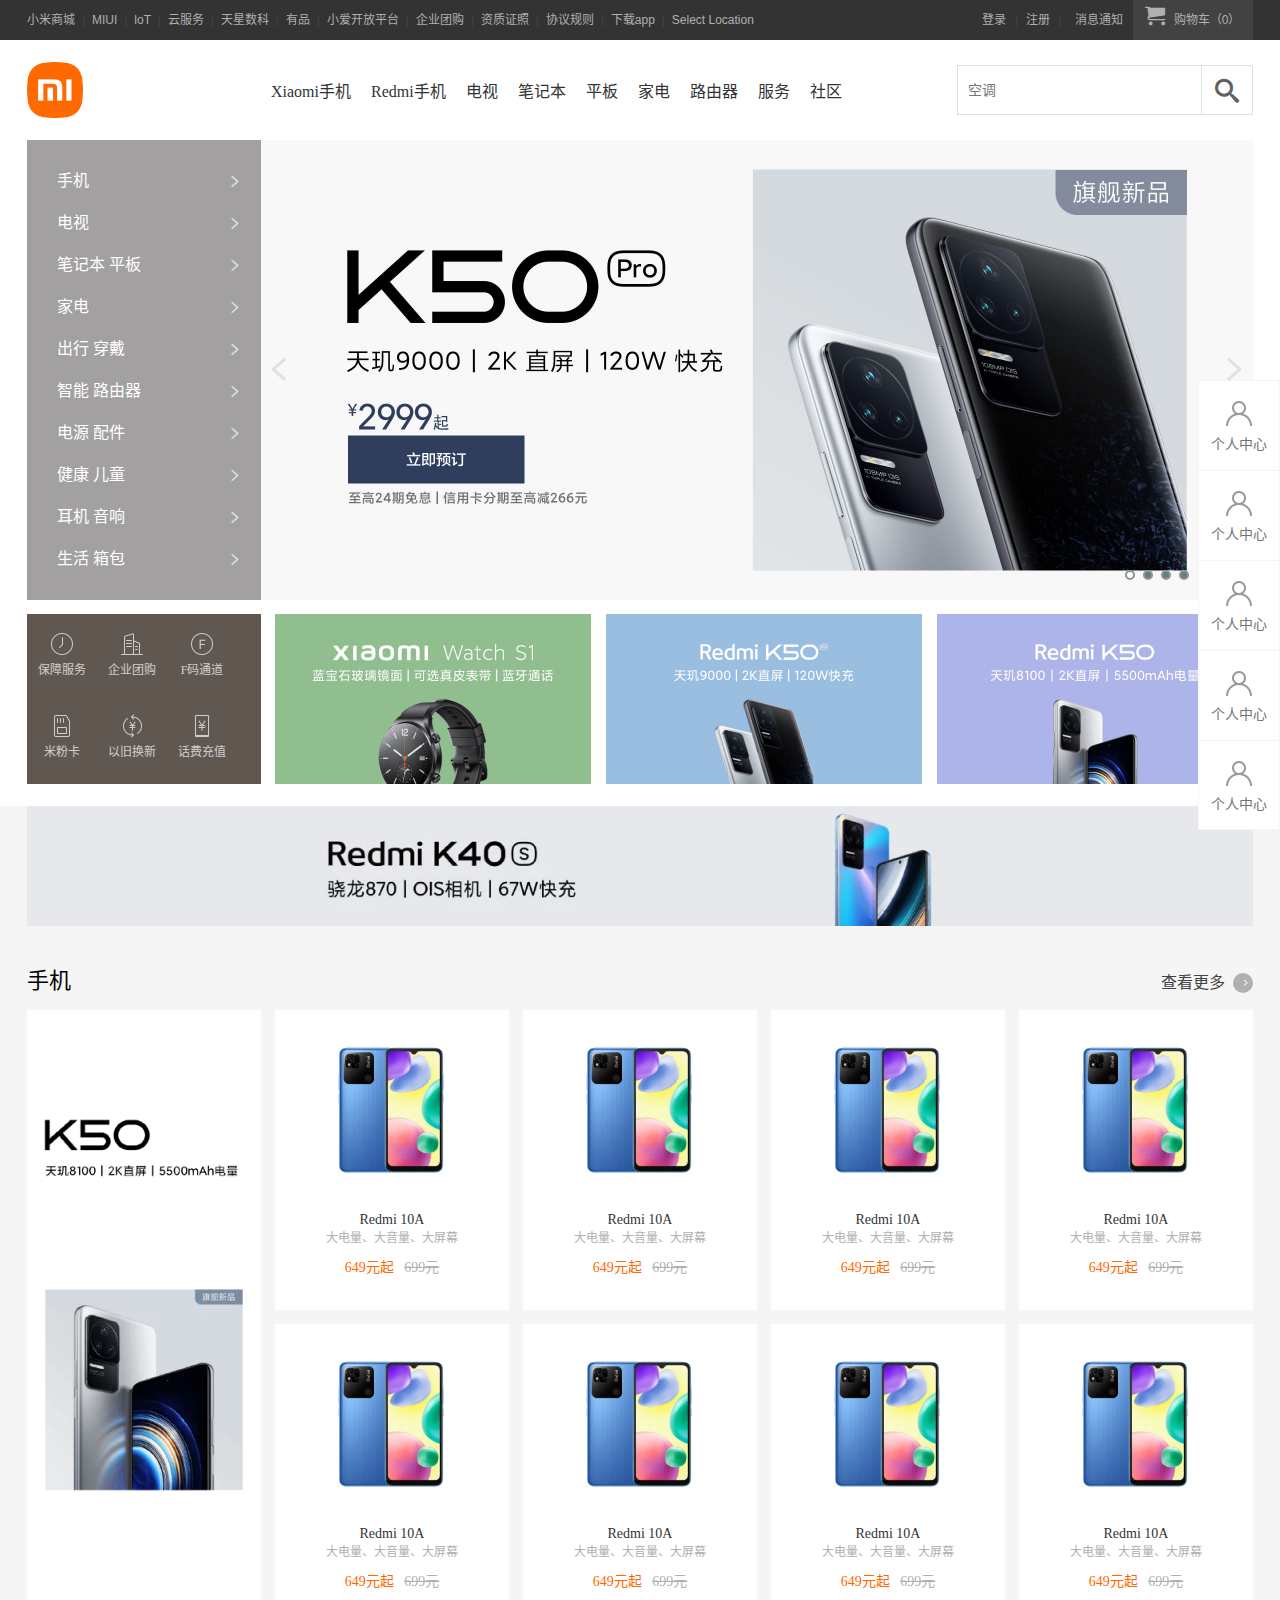
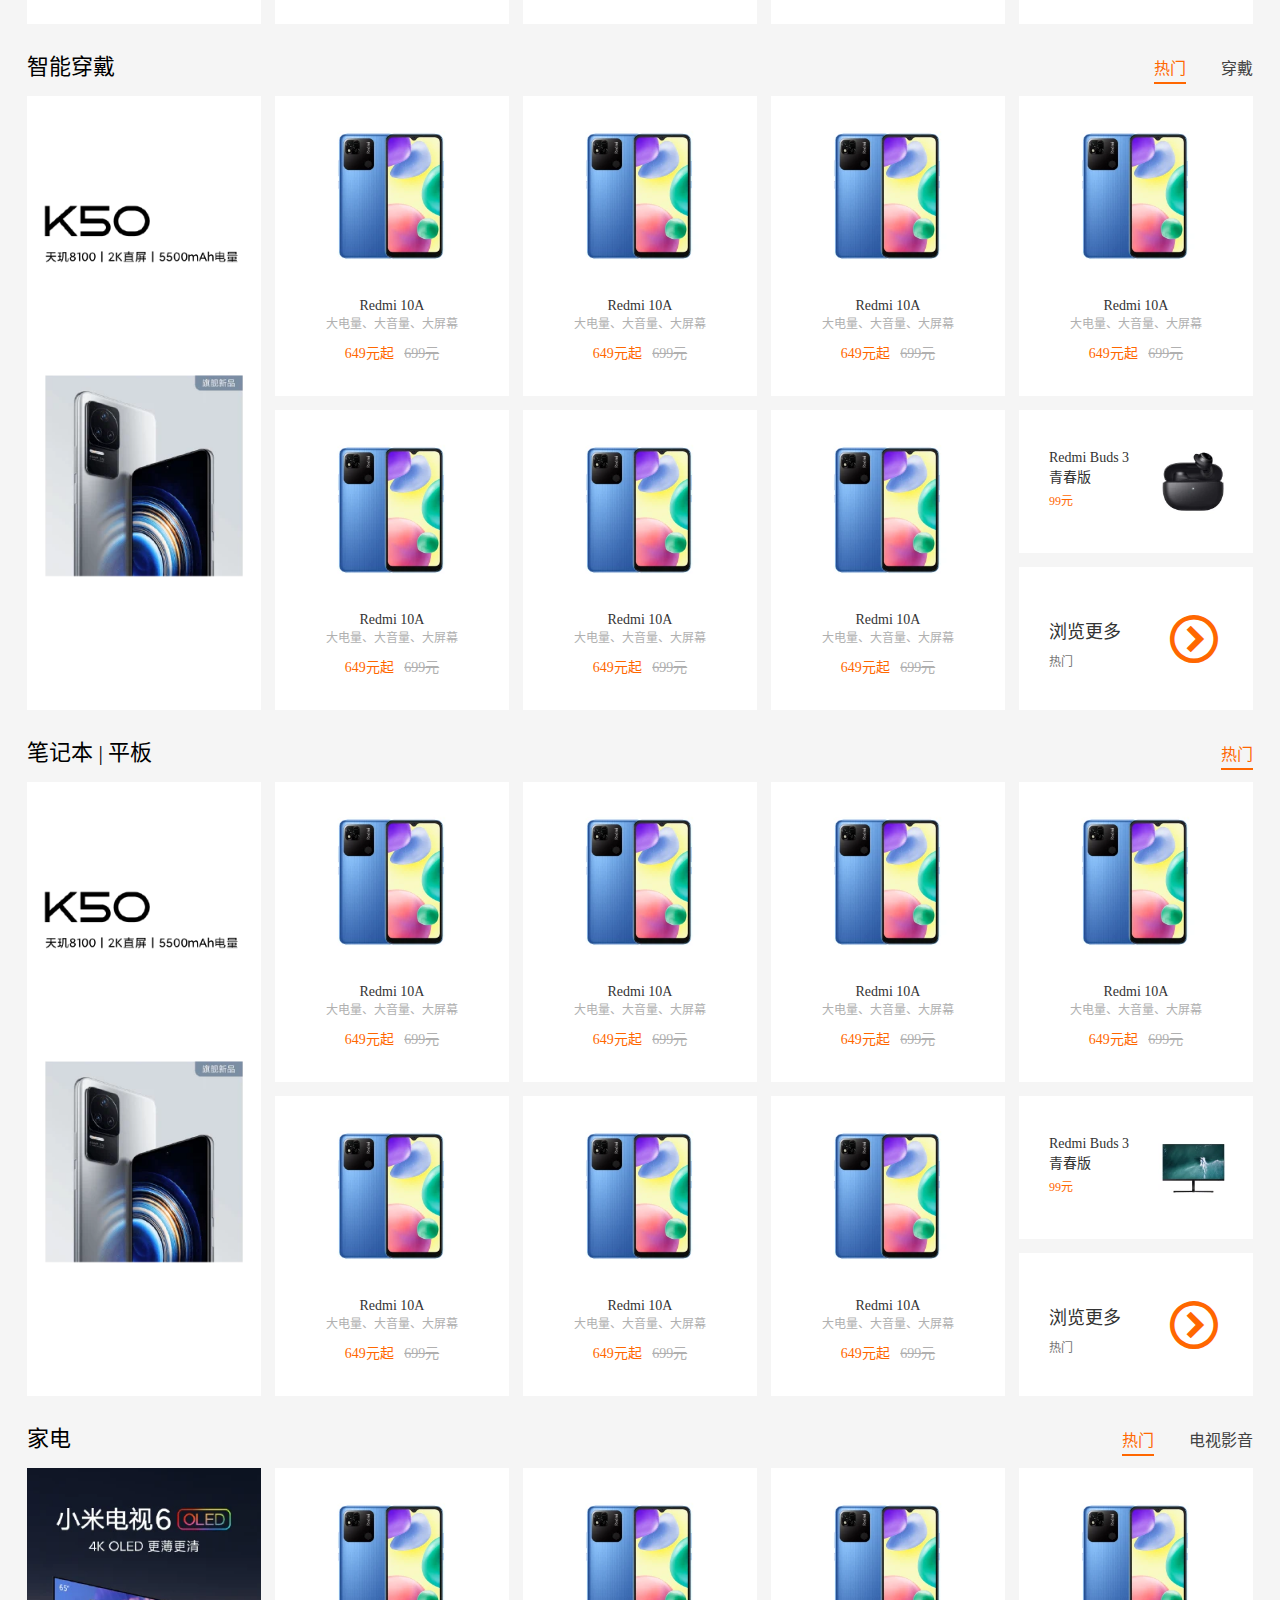
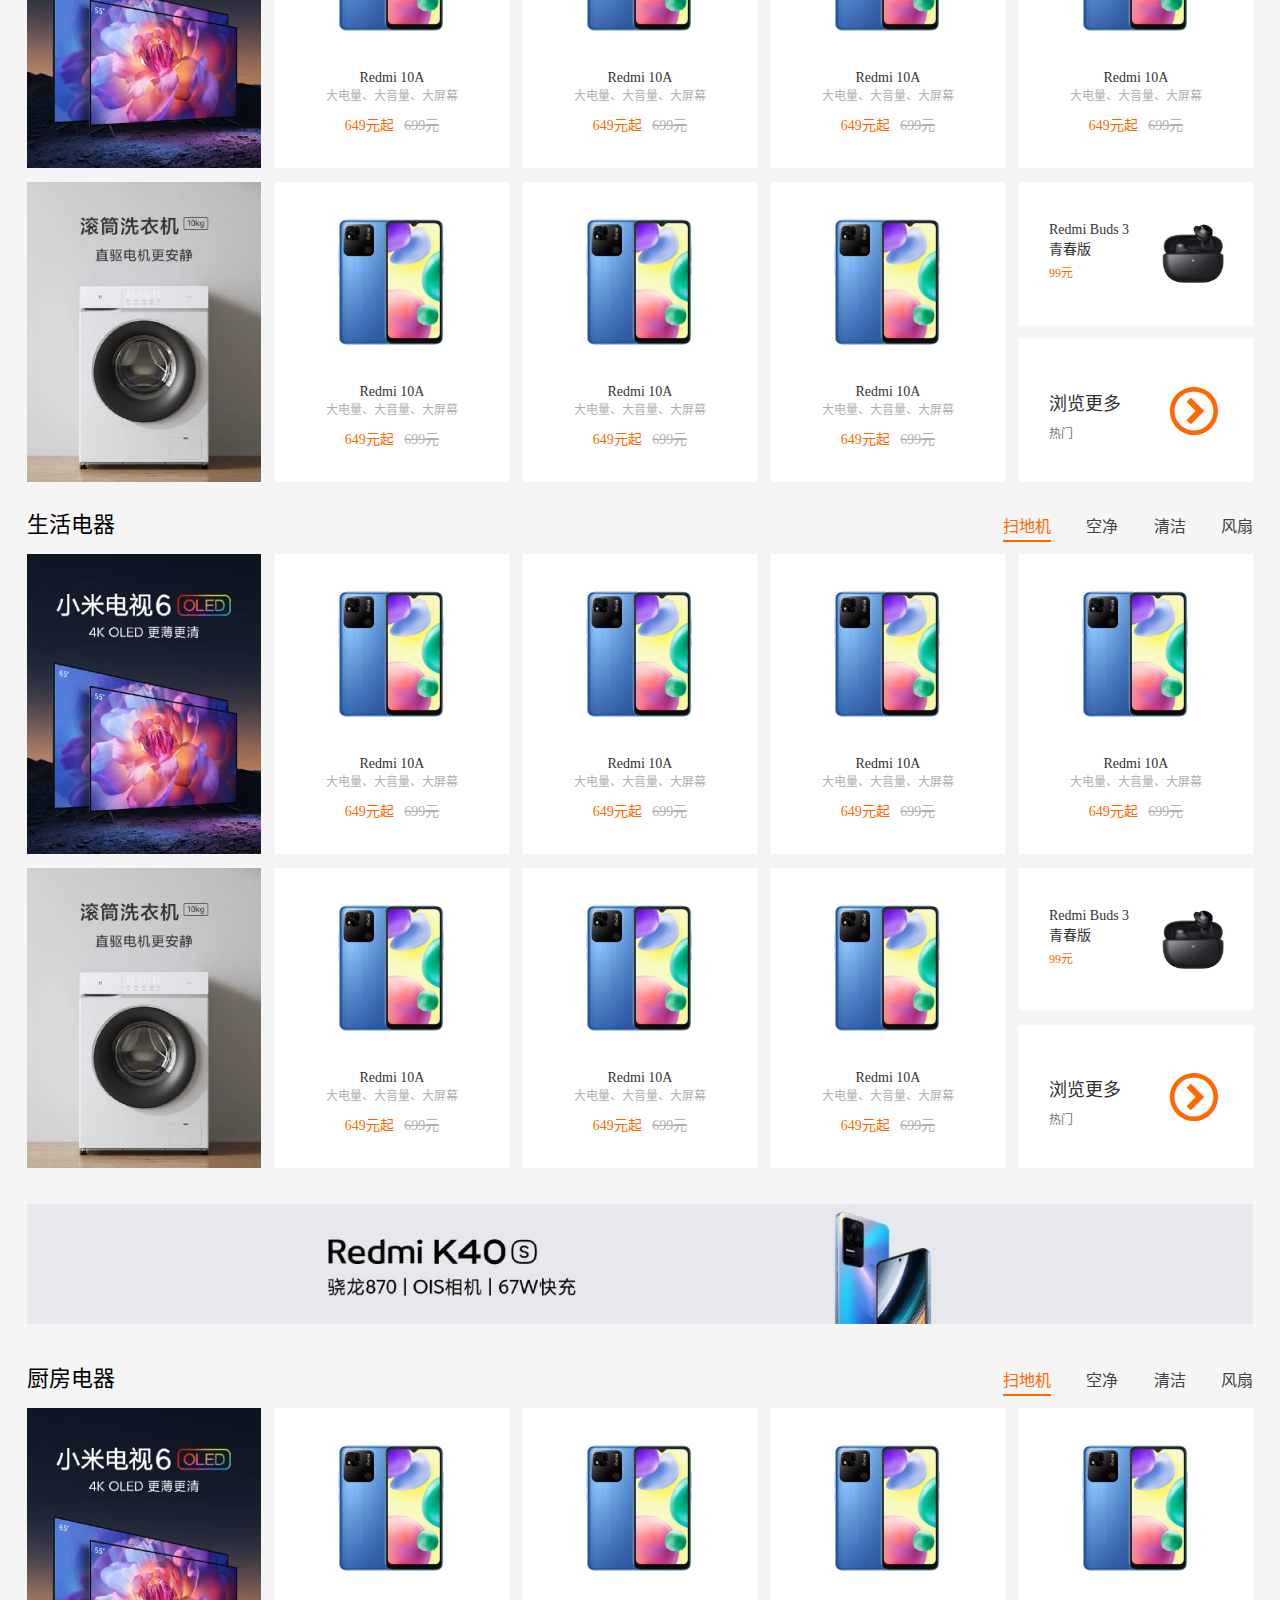
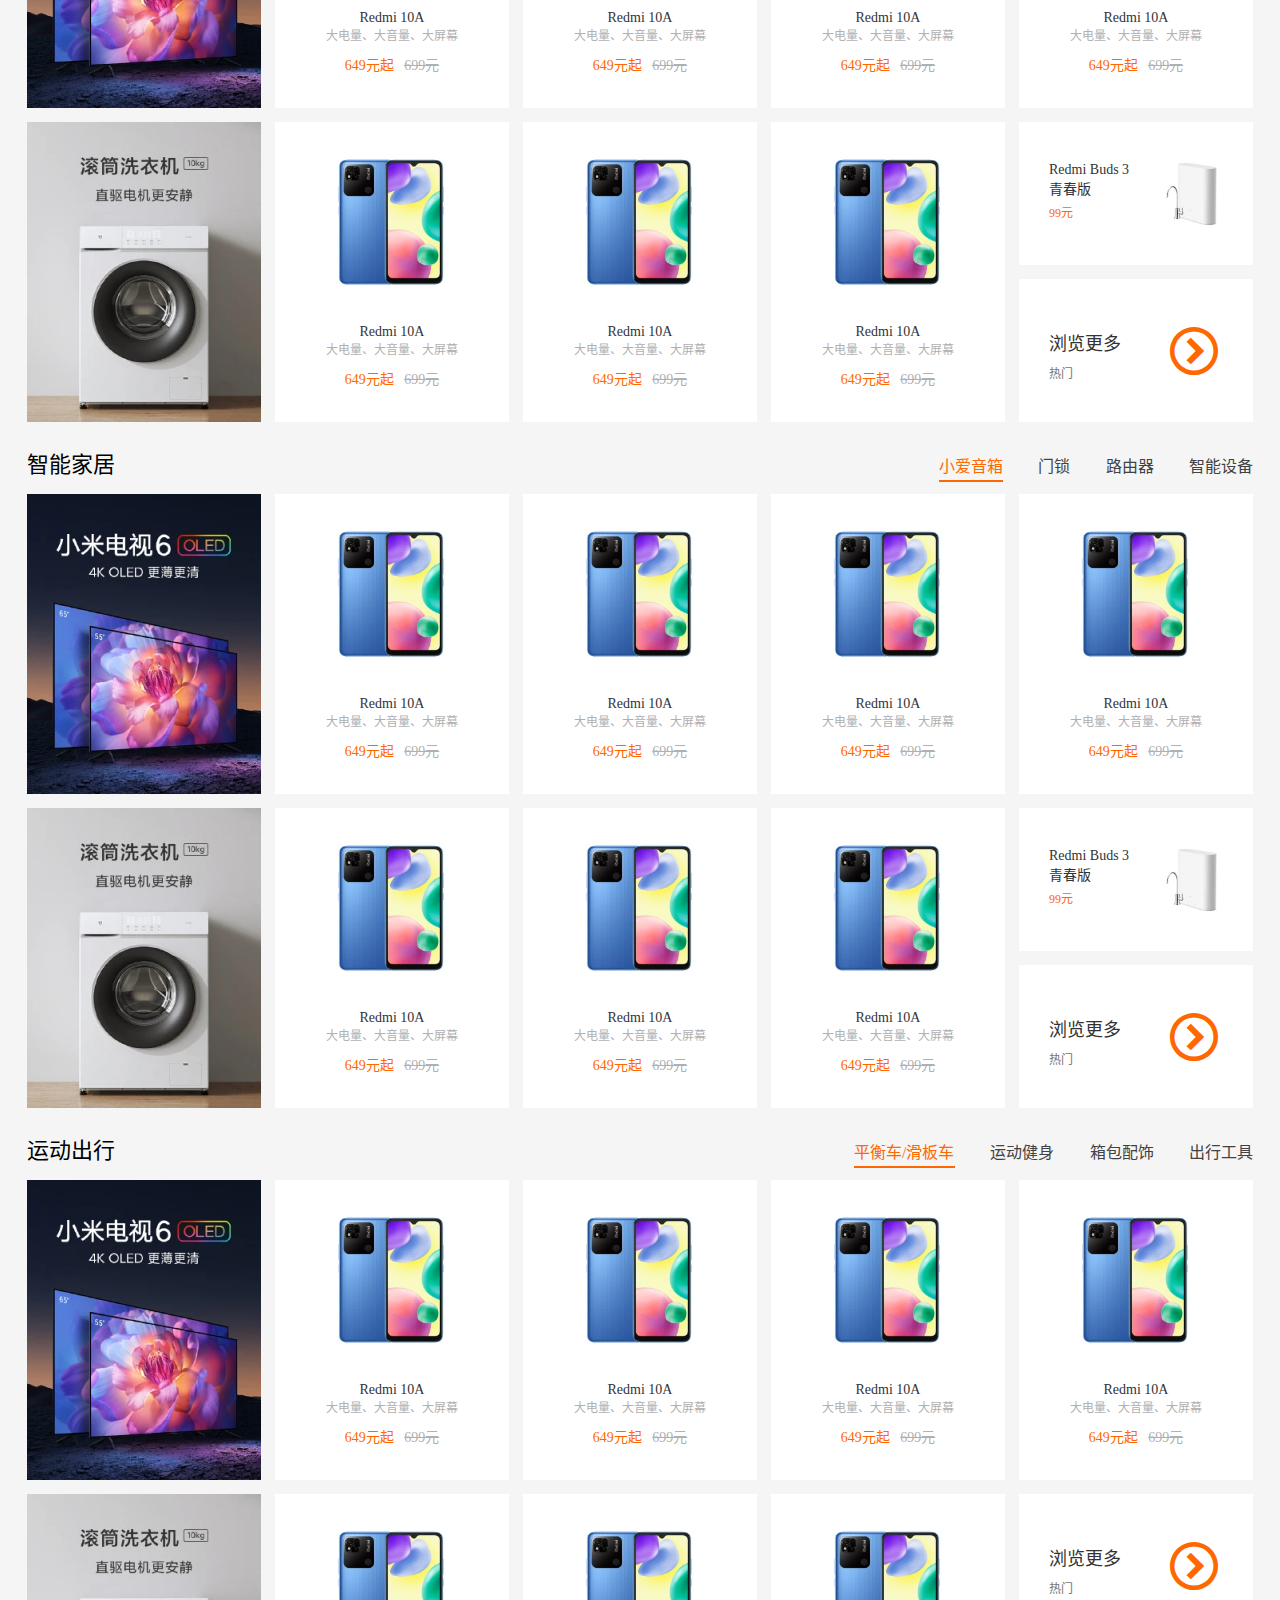
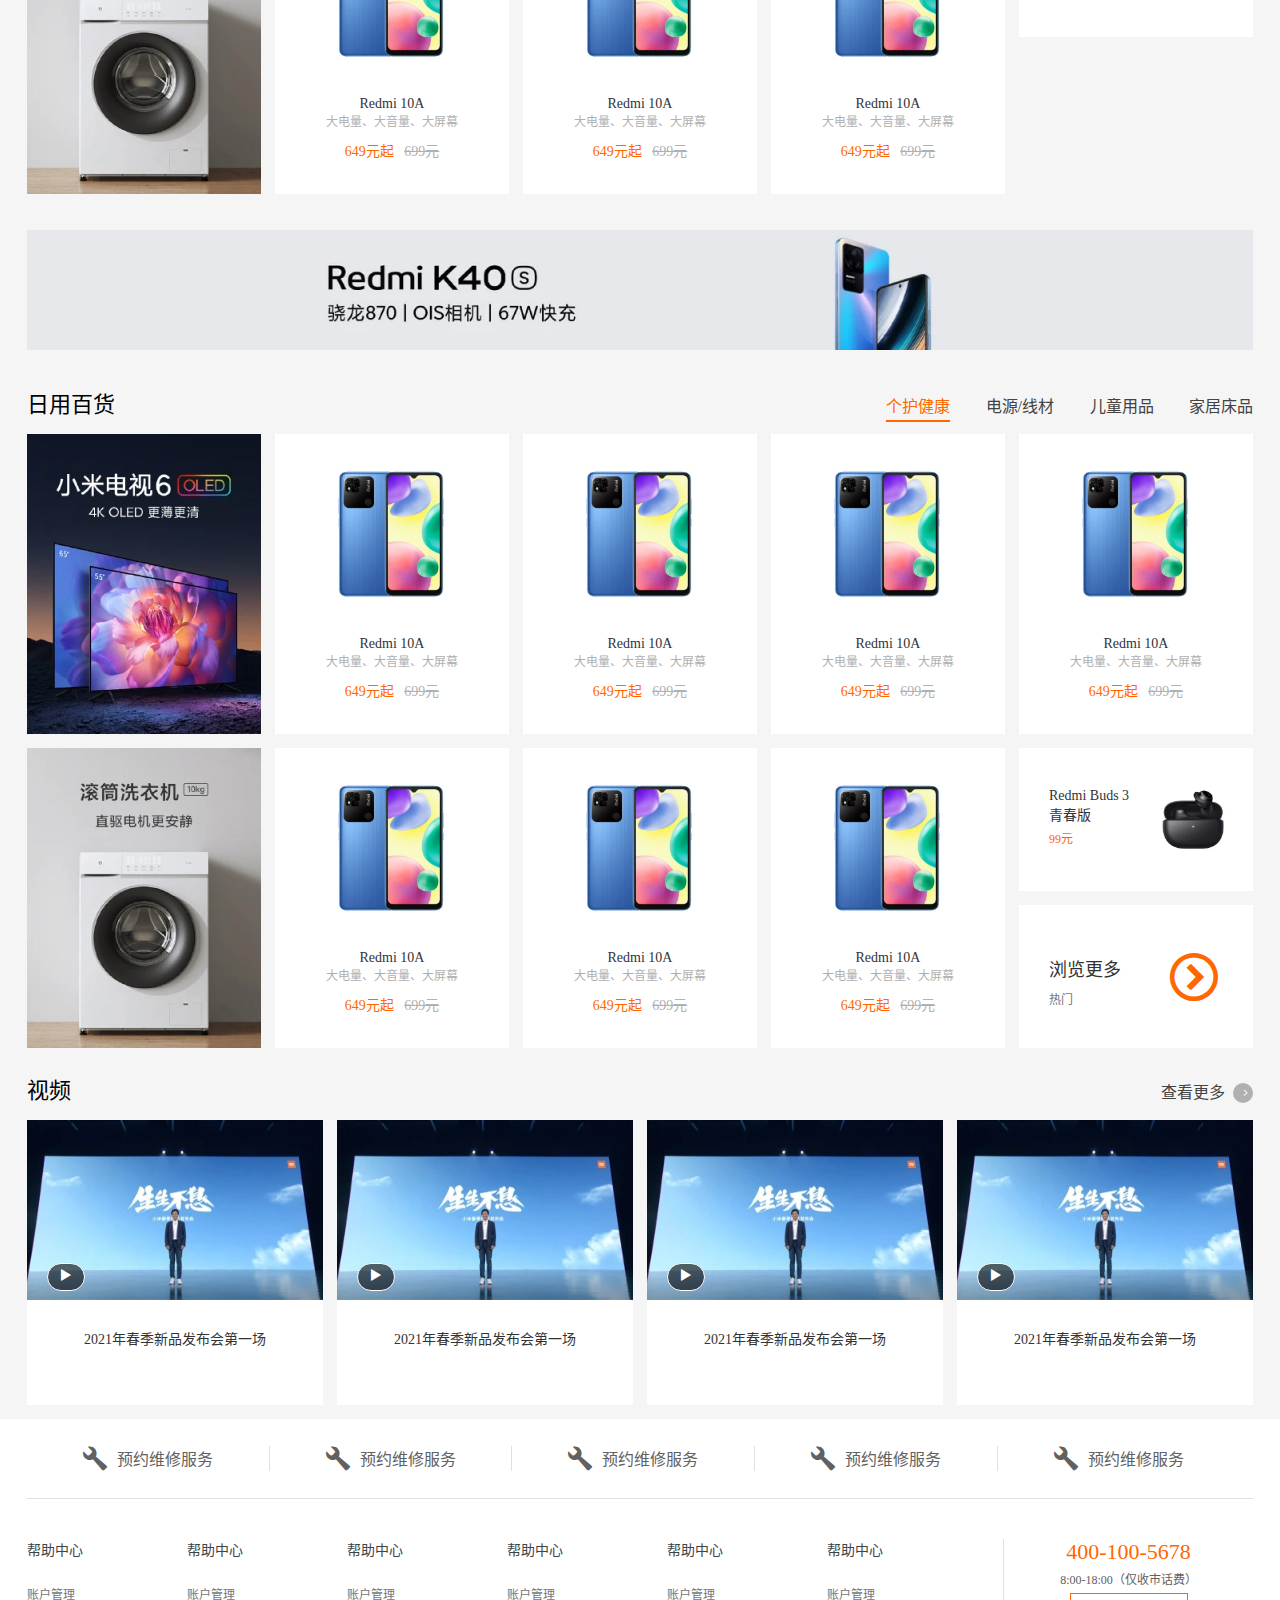
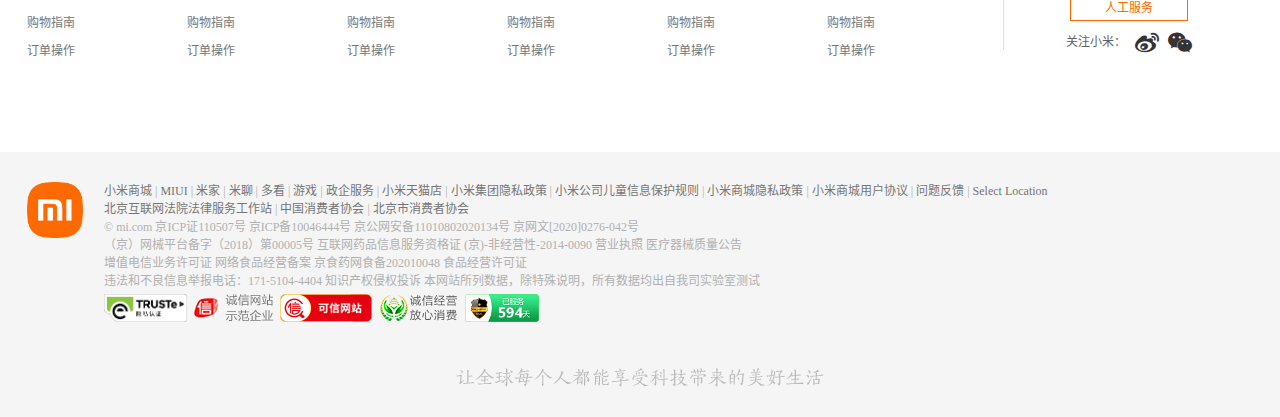
<file: index.html>
<!DOCTYPE html>
<html lang="zh-CN">

<head>
    <meta charset="UTF-8">
    <meta http-equiv="X-UA-Compatible" content="IE=edge">
    <meta name="viewport" content="width=device-width, initial-scale=1.0">
    <!-- <link rel="stylesheet" href="base.css"> -->
    <link rel="stylesheet" href="css/index.css">
    <script src="js/animate.js"></script>
    <script src="js/index.js"></script>
    <script src="js/lunbo.js"></script>
    <title>小米商城 - Xiaomi 11 Ultra、Redmi K40 Pro、MIX FOLD，小米电视官方网站</title>
    <link rel="shortcut icon" href="favicon.ico" />
    <meta name="description"
        content="小米官网直营小米公司旗下所有产品，包括Xiaomi手机系列Xiaomi 11 Ultra、MIX FOLD，Redmi 红米系列Redmi Note 9、Redmi K40 Pro，小米电视、笔记本、米家智能家居等，同时提供小米客户服务及售后支持." />
    <meta name="keywords" content="Xiaomi,redmi,Xiaomi11 Ultra,Redmi Note 9,Xiaomi MIX Alpha,小米商城" />
</head>

<body>
    <!-- 黑色导航栏 -->
    <div class="site-topbar">
        <div class="container w">
            <div class="L">
                <a href="#">小米商城</a>
                <span class="sx-l">|</span>
                <a href="#">MIUI</a>
                <span class="sx-l">|</span>
                <a href="#">loT</a>
                <span class="sx-l">|</span>
                <a href="#">云服务</a>
                <span class="sx-l">|</span>
                <a href="#">天星数科</a>
                <span class="sx-l">|</span>
                <a href="#">有品</a>
                <span class="sx-l">|</span>
                <a href="#">小爱开放平台</a>
                <span class="sx-l">|</span>
                <a href="#">企业团购</a>
                <span class="sx-l">|</span>
                <a href="#">资质证照</a>
                <span class="sx-l">|</span>
                <a href="#">协议规则</a>
                <span class="sx-l">|</span>
                <a href="#">下载app</a>
                <span class="sx-l">|</span>
                <a href="#">Select Location</a>
            </div>
            <div class="minicar">
                <a href="#" class="shop">
                    <em class="car-icon"></em>
                    购物车（0）
                </a>
            </div>
            <div class="R">
                <a href="#">登录</a>
                <span class="sx-r">|</span>
                <a href="#">注册</a>
                <span class="sx-r">|</span>
                <a href="#" class="mas">消息通知</a>
            </div>
        </div>
    </div>
    <!-- 头部 -->
    <div class="header">
        <div class="w">
            <!-- logo -->
            <div class="logo">
                <h1>
                    <a href="index.html" title="小米官网">小米商城</a>
                </h1>
            </div>
            <!-- little_nav -->
            <ul class="little_nav">
                <li><a href="#" class="xmphone">Xiaomi手机</a></li>
                <li><a href="#" class="rmphone">Redmi手机</a></li>
                <li><a href="#" class="tv">电视</a></li>
                <li><a href="#" class="bjb">笔记本</a></li>
                <li><a href="#" class="pad">平板</a></li>
                <li><a href="#" class="jd">家电</a></li>
                <li><a href="#" class="lyq">路由器</a></li>
                <li><a href="#" class="fw">服务</a></li>
                <li><a href="#" class="social">社区</a></li>
            </ul>
            <!-- 搜索模块 -->
            <div class="search">
                <input type="search" placeholder="空调">
                <button></button>
                <ul class="tuijian">
                    <li><a href="javascript:;">全部商品</a></li>
                    <li><a href="javascript:;">小米平板5 Pro</a></li>
                    <li><a href="javascript:;">小米手机</a></li>
                    <li><a href="javascript:;">空调</a></li>
                    <li><a href="javascript:;">显示器</a></li>
                    <li><a href="javascript:;">笔记本</a></li>
                    <li><a href="javascript:;">红米</a></li>
                    <li><a href="javascript:;">洗衣机</a></li>

                </ul>
            </div>
        </div>
        <!-- 下拉菜单 -->
        <div class="bigbox">
            <div class="w">
                <ul class="caidan">
                    <li>
                        <a href="javascript:;">
                            <div class="img"><img src="upload/little_nav11.webp" alt=""></div>
                            <p class="name">Xiaomi 12 Pro</p>
                            <p class="pay">4699元起</p>
                        </a>
                    </li>
                    <li>
                        <a href="javascript:;">
                            <div class="img"><img src="upload/12.png" alt=""></div>
                            <p class="name">Xiaomi 12</p>
                            <p class="pay">3699元起</p>
                        </a>
                    </li>
                    <li>
                        <a href="javascript:;">
                            <div class="img"><img src="upload/13.png" alt=""></div>
                            <p class="name">Xiaomi 12X</p>
                            <p class="pay">2999元起</p>
                        </a>
                    </li>
                    <li>
                        <a href="javascript:;">
                            <div class="img"><img src="upload/14.png" alt=""></div>
                            <p class="name">Xiaomi 11 青春活力版</p>
                            <p class="pay">1899元起</p>
                        </a>
                    </li>
                    <li>
                        <a href="javascript:;">
                            <div class="img"><img src="upload/15.png" alt=""></div>
                            <p class="name">Xiaomi Civi</p>
                            <p class="pay">2299元起</p>
                        </a>
                    </li>
                    <li>
                        <a href="javascript:;">
                            <div class="img"><img src="upload/16.png" alt=""></div>
                            <p class="name">Xiaomi MIX 4</p>
                            <p class="pay">4199元起</p>
                        </a>
                    </li>
                </ul>
            </div>
        </div>
        <div class="bigbox">
            <div class="w">
                <ul class="caidan">
                    <li>
                        <a href="javascript:;">
                            <div class="img"><img src="upload/21.webp" alt=""></div>
                            <p class="name">Redmi K50 电竞版</p>
                            <p class="pay">3299元起</p>
                        </a>
                    </li>
                    <li>
                        <a href="javascript:;">
                            <div class="img"><img src="upload/22.webp" alt=""></div>
                            <p class="name">Redmi Note 11 Pro系列</p>
                            <p class="pay">1799元起</p>
                        </a>
                    </li>
                    <li>
                        <a href="javascript:;">
                            <div class="img"><img src="upload/23.webp" alt=""></div>
                            <p class="name">Redmi Note 11 5G</p>
                            <p class="pay">1199元起</p>
                        </a>
                    </li>
                    <li>
                        <a href="javascript:;">
                            <div class="img"><img src="upload/24.webp" alt=""></div>
                            <p class="name">Redmi Note 11 4G</p>
                            <p class="pay">969元起</p>
                        </a>
                    </li>
                    <li>
                        <a href="javascript:;">
                            <div class="img"><img src="upload/25.webp" alt=""></div>
                            <p class="name">Redmi Note 10 Pro</p>
                            <p class="pay">1499元起</p>
                        </a>
                    </li>
                    <li>
                        <a href="javascript:;">
                            <div class="img"><img src="upload/26.webp" alt=""></div>
                            <p class="name">Redmi Note 10 5G</p>
                            <p class="pay">1099元起</p>
                        </a>
                    </li>
                </ul>
            </div>
        </div>
        <div class="bigbox">
            <div class="w">
                <ul class="caidan">
                    <li>
                        <a href="javascript:;">
                            <div class="img"><img src="upload/21.webp" alt=""></div>
                            <p class="name">Redmi K50 电竞版</p>
                            <p class="pay">3299元起</p>
                        </a>
                    </li>
                    <li>
                        <a href="javascript:;">
                            <div class="img"><img src="upload/22.webp" alt=""></div>
                            <p class="name">Redmi Note 11 Pro系列</p>
                            <p class="pay">1799元起</p>
                        </a>
                    </li>
                    <li>
                        <a href="javascript:;">
                            <div class="img"><img src="upload/23.webp" alt=""></div>
                            <p class="name">Redmi Note 11 5G</p>
                            <p class="pay">1199元起</p>
                        </a>
                    </li>
                    <li>
                        <a href="javascript:;">
                            <div class="img"><img src="upload/24.webp" alt=""></div>
                            <p class="name">Redmi Note 11 4G</p>
                            <p class="pay">969元起</p>
                        </a>
                    </li>
                    <li>
                        <a href="javascript:;">
                            <div class="img"><img src="upload/25.webp" alt=""></div>
                            <p class="name">Redmi Note 10 Pro</p>
                            <p class="pay">1499元起</p>
                        </a>
                    </li>
                    <li>
                        <a href="javascript:;">
                            <div class="img"><img src="upload/26.webp" alt=""></div>
                            <p class="name">Redmi Note 10 5G</p>
                            <p class="pay">1099元起</p>
                        </a>
                    </li>
                </ul>
            </div>
        </div>
        <div class="bigbox">
            <div class="w">
                <ul class="caidan">
                    <li>
                        <a href="javascript:;">
                            <div class="img"><img src="upload/21.webp" alt=""></div>
                            <p class="name">Redmi K50 电竞版</p>
                            <p class="pay">3299元起</p>
                        </a>
                    </li>
                    <li>
                        <a href="javascript:;">
                            <div class="img"><img src="upload/22.webp" alt=""></div>
                            <p class="name">Redmi Note 11 Pro系列</p>
                            <p class="pay">1799元起</p>
                        </a>
                    </li>
                    <li>
                        <a href="javascript:;">
                            <div class="img"><img src="upload/23.webp" alt=""></div>
                            <p class="name">Redmi Note 11 5G</p>
                            <p class="pay">1199元起</p>
                        </a>
                    </li>
                    <li>
                        <a href="javascript:;">
                            <div class="img"><img src="upload/24.webp" alt=""></div>
                            <p class="name">Redmi Note 11 4G</p>
                            <p class="pay">969元起</p>
                        </a>
                    </li>
                    <li>
                        <a href="javascript:;">
                            <div class="img"><img src="upload/25.webp" alt=""></div>
                            <p class="name">Redmi Note 10 Pro</p>
                            <p class="pay">1499元起</p>
                        </a>
                    </li>
                    <li>
                        <a href="javascript:;">
                            <div class="img"><img src="upload/26.webp" alt=""></div>
                            <p class="name">Redmi Note 10 5G</p>
                            <p class="pay">1099元起</p>
                        </a>
                    </li>
                </ul>
            </div>
        </div>
        <div class="bigbox">
            <div class="w">
                <ul class="caidan">
                    <li>
                        <a href="javascript:;">
                            <div class="img"><img src="upload/21.webp" alt=""></div>
                            <p class="name">Redmi K50 电竞版</p>
                            <p class="pay">3299元起</p>
                        </a>
                    </li>
                    <li>
                        <a href="javascript:;">
                            <div class="img"><img src="upload/22.webp" alt=""></div>
                            <p class="name">Redmi Note 11 Pro系列</p>
                            <p class="pay">1799元起</p>
                        </a>
                    </li>
                    <li>
                        <a href="javascript:;">
                            <div class="img"><img src="upload/23.webp" alt=""></div>
                            <p class="name">Redmi Note 11 5G</p>
                            <p class="pay">1199元起</p>
                        </a>
                    </li>
                </ul>
            </div>
        </div>
        <div class="bigbox">
            <div class="w">
                <ul class="caidan">
                    <li>
                        <a href="javascript:;">
                            <div class="img"><img src="upload/21.webp" alt=""></div>
                            <p class="name">Redmi K50 电竞版</p>
                            <p class="pay">3299元起</p>
                        </a>
                    </li>
                    <li>
                        <a href="javascript:;">
                            <div class="img"><img src="upload/22.webp" alt=""></div>
                            <p class="name">Redmi Note 11 Pro系列</p>
                            <p class="pay">1799元起</p>
                        </a>
                    </li>
                    <li>
                        <a href="javascript:;">
                            <div class="img"><img src="upload/23.webp" alt=""></div>
                            <p class="name">Redmi Note 11 5G</p>
                            <p class="pay">1199元起</p>
                        </a>
                    </li>
                    <li>
                        <a href="javascript:;">
                            <div class="img"><img src="upload/24.webp" alt=""></div>
                            <p class="name">Redmi Note 11 4G</p>
                            <p class="pay">969元起</p>
                        </a>
                    </li>
                    <li>
                        <a href="javascript:;">
                            <div class="img"><img src="upload/25.webp" alt=""></div>
                            <p class="name">Redmi Note 10 Pro</p>
                            <p class="pay">1499元起</p>
                        </a>
                    </li>
                </ul>
            </div>
        </div>
        <div class="bigbox">
            <div class="w">
                <ul class="caidan">
                    <li>
                        <a href="javascript:;">
                            <div class="img"><img src="upload/21.webp" alt=""></div>
                            <p class="name">Redmi K50 电竞版</p>
                            <p class="pay">3299元起</p>
                        </a>
                    </li>
                    <li>
                        <a href="javascript:;">
                            <div class="img"><img src="upload/22.webp" alt=""></div>
                            <p class="name">Redmi Note 11 Pro系列</p>
                            <p class="pay">1799元起</p>
                        </a>
                    </li>
                    <li>
                        <a href="javascript:;">
                            <div class="img"><img src="upload/23.webp" alt=""></div>
                            <p class="name">Redmi Note 11 5G</p>
                            <p class="pay">1199元起</p>
                        </a>
                    </li>
                    <li>
                        <a href="javascript:;">
                            <div class="img"><img src="upload/24.webp" alt=""></div>
                            <p class="name">Redmi Note 11 4G</p>
                            <p class="pay">969元起</p>
                        </a>
                    </li>
                    <li>
                        <a href="javascript:;">
                            <div class="img"><img src="upload/25.webp" alt=""></div>
                            <p class="name">Redmi Note 10 Pro</p>
                            <p class="pay">1499元起</p>
                        </a>
                    </li>
                    <li>
                        <a href="javascript:;">
                            <div class="img"><img src="upload/26.webp" alt=""></div>
                            <p class="name">Redmi Note 10 5G</p>
                            <p class="pay">1099元起</p>
                        </a>
                    </li>
                </ul>
            </div>
        </div>
    </div>
    <!-- 大图片部分 -->
    <div class="bigtu">
        <div class="bgc w">
            <!-- 背景 -->
            <!-- <a href="javascript:;" class="img">
                <img src="upload/bgc1.jpg" alt="">
            </a> -->
            <!-- 轮播 -->
            <div class="lunbo">
                <!-- 滚动图 -->
                <ul>
                    <li>
                        <a href="#">
                            <img src="upload/bgc1.jpg" alt="">
                        </a>
                    </li>
                    <li>
                        <a href="#">
                            <img src="upload/bgc2.webp" alt="">
                        </a>
                    </li>
                    <li>
                        <a href="#">
                            <img src="upload/bgc3.webp" alt="">
                        </a>
                    </li>
                    <li>
                        <a href="#">
                            <img src="upload/bgc4.webp" alt="">
                        </a>
                    </li>
                    <!-- 复制多的第一张图片 -->
                    <!-- <li>
                        <a href="#">
                            <img src="upload/bgc1.jpg" alt="">
                        </a>
                    </li> -->
                </ul>
                <!-- 左按钮 -->
                <div href="#" class="button btn_l">
                    <em></em>
                </div>
                <!-- 右按钮 -->
                <div href="#" class="button btn_r">
                    <em></em>
                </div>
                <!-- 小圆点,动态生成 -->
                <ol class="circle">
                </ol>
            </div>
            <!-- 侧边导航栏 -->
            <ul class="left_nav">
                <li>
                    <a href="javascript:;">手机</a>
                    <span></span>
                </li>
                <li>
                    <a href="javascript:;">电视</a>
                    <span></span>
                </li>
                <li>
                    <a href="javascript:;">笔记本 平板</a>
                    <span>  </span>
                </li>
                <li>
                    <a href="javascript:;">家电</a>
                    <span></span>
                </li>
                <li>
                    <a href="javascript:;">出行 穿戴</a>
                    <span></span>
                </li>
                <li>
                    <a href="javascript:;">智能 路由器</a>
                    <span></span>
                </li>
                <li>
                    <a href="javascript:;">电源 配件</a>
                    <span></span>
                </li>
                <li>
                    <a href="javascript:;">健康 儿童</a>
                    <span></span>
                </li>
                <li>
                    <a href="javascript:;">耳机 音响</a>
                    <span></span>
                </li>
                <li>
                    <a href="javascript:;">生活 箱包</a>
                    <span></span>
                </li>
            </ul>
            <!-- 侧边菜单 -->
            <div class="xiangqing">
                <ul>
                    <li>
                        <a href="javascript:;">
                            <img src="upload/sj11.webp" alt="">
                            <span>Redmi K50 Pro</span>
                        </a>
                    </li>
                    <li>
                        <a href="javascript:;">
                            <img src="upload/sj11.webp" alt="">
                            <span>Redmi K50 Pro</span>
                        </a>
                    </li>
                    <li>
                        <a href="javascript:;">
                            <img src="upload/sj11.webp" alt="">
                            <span>Redmi K50 Pro</span>
                        </a>
                    </li>
                    <li>
                        <a href="javascript:;">
                            <img src="upload/sj11.webp" alt="">
                            <span>Redmi K50 Pro</span>
                        </a>
                    </li>
                    <li>
                        <a href="javascript:;">
                            <img src="upload/sj11.webp" alt="">
                            <span>Redmi K50 Pro</span>
                        </a>
                    </li>
                    <li>
                        <a href="javascript:;">
                            <img src="upload/sj11.webp" alt="">
                            <span>Redmi K50 Pro</span>
                        </a>
                    </li>
                </ul>
                <ul>
                    <li>
                        <a href="javascript:;">
                            <img src="upload/sj11.webp" alt="">
                            <span>Redmi K50 Pro</span>
                        </a>
                    </li>
                    <li>
                        <a href="javascript:;">
                            <img src="upload/sj11.webp" alt="">
                            <span>Redmi K50 Pro</span>
                        </a>
                    </li>
                    <li>
                        <a href="javascript:;">
                            <img src="upload/sj11.webp" alt="">
                            <span>Redmi K50 Pro</span>
                        </a>
                    </li>
                    <li>
                        <a href="javascript:;">
                            <img src="upload/sj11.webp" alt="">
                            <span>Redmi K50 Pro</span>
                        </a>
                    </li>
                    <li>
                        <a href="javascript:;">
                            <img src="upload/sj11.webp" alt="">
                            <span>Redmi K50 Pro</span>
                        </a>
                    </li>
                    <li>
                        <a href="javascript:;">
                            <img src="upload/sj11.webp" alt="">
                            <span>Redmi K50 Pro</span>
                        </a>
                    </li>
                </ul>
                <ul>
                    <li>
                        <a href="javascript:;">
                            <img src="upload/sj11.webp" alt="">
                            <span>Redmi K50 Pro</span>
                        </a>
                    </li>
                    <li>
                        <a href="javascript:;">
                            <img src="upload/sj11.webp" alt="">
                            <span>Redmi K50 Pro</span>
                        </a>
                    </li>
                    <li>
                        <a href="javascript:;">
                            <img src="upload/sj11.webp" alt="">
                            <span>Redmi K50 Pro</span>
                        </a>
                    </li>
                    <li>
                        <a href="javascript:;">
                            <img src="upload/sj11.webp" alt="">
                            <span>Redmi K50 Pro</span>
                        </a>
                    </li>
                    <li>
                        <a href="javascript:;">
                            <img src="upload/sj11.webp" alt="">
                            <span>Redmi K50 Pro</span>
                        </a>
                    </li>
                    <li>
                        <a href="javascript:;">
                            <img src="upload/sj11.webp" alt="">
                            <span>Redmi K50 Pro</span>
                        </a>
                    </li>
                </ul>
                <ul>
                    <li>
                        <a href="javascript:;">
                            <img src="upload/sj11.webp" alt="">
                            <span>Redmi K50 Pro</span>
                        </a>
                    </li>
                    <li>
                        <a href="javascript:;">
                            <img src="upload/sj11.webp" alt="">
                            <span>Redmi K50 Pro</span>
                        </a>
                    </li>
                    <li>
                        <a href="javascript:;">
                            <img src="upload/sj11.webp" alt="">
                            <span>Redmi K50 Pro</span>
                        </a>
                    </li>
                    <li>
                        <a href="javascript:;">
                            <img src="upload/sj11.webp" alt="">
                            <span>Redmi K50 Pro</span>
                        </a>
                    </li>
                    <li>
                        <a href="javascript:;">
                            <img src="upload/sj11.webp" alt="">
                            <span>Redmi K50 Pro</span>
                        </a>
                    </li>
                    <li>
                        <a href="javascript:;">
                            <img src="upload/sj11.webp" alt="">
                            <span>Redmi K50 Pro</span>
                        </a>
                    </li>
                </ul>
            </div>
            <div class="xiangqing">
                <ul>
                    <li>
                        <a href="javascript:;">
                            <img src="upload/sj11.webp" alt="">
                            <span>Redmi K50 Pro</span>
                        </a>
                    </li>
                    <li>
                        <a href="javascript:;">
                            <img src="upload/sj11.webp" alt="">
                            <span>Redmi K50 Pro</span>
                        </a>
                    </li>
                    <li>
                        <a href="javascript:;">
                            <img src="upload/sj11.webp" alt="">
                            <span>Redmi K50 Pro</span>
                        </a>
                    </li>
                    <li>
                        <a href="javascript:;">
                            <img src="upload/sj11.webp" alt="">
                            <span>Redmi K50 Pro</span>
                        </a>
                    </li>
                    <li>
                        <a href="javascript:;">
                            <img src="upload/sj11.webp" alt="">
                            <span>Redmi K50 Pro</span>
                        </a>
                    </li>
                    <li>
                        <a href="javascript:;">
                            <img src="upload/sj11.webp" alt="">
                            <span>Redmi K50 Pro</span>
                        </a>
                    </li>
                </ul>
                <ul>
                    <li>
                        <a href="javascript:;">
                            <img src="upload/sj11.webp" alt="">
                            <span>Redmi K50 Pro</span>
                        </a>
                    </li>
                    <li>
                        <a href="javascript:;">
                            <img src="upload/sj11.webp" alt="">
                            <span>Redmi K50 Pro</span>
                        </a>
                    </li>
                    <li>
                        <a href="javascript:;">
                            <img src="upload/sj11.webp" alt="">
                            <span>Redmi K50 Pro</span>
                        </a>
                    </li>
                    <li>
                        <a href="javascript:;">
                            <img src="upload/sj11.webp" alt="">
                            <span>Redmi K50 Pro</span>
                        </a>
                    </li>
                    <li>
                        <a href="javascript:;">
                            <img src="upload/sj11.webp" alt="">
                            <span>Redmi K50 Pro</span>
                        </a>
                    </li>
                    <li>
                        <a href="javascript:;">
                            <img src="upload/sj11.webp" alt="">
                            <span>Redmi K50 Pro</span>
                        </a>
                    </li>
                </ul>
                <ul>
                    <li>
                        <a href="javascript:;">
                            <img src="upload/sj11.webp" alt="">
                            <span>Redmi K50 Pro</span>
                        </a>
                    </li>
                    <li>
                        <a href="javascript:;">
                            <img src="upload/sj11.webp" alt="">
                            <span>Redmi K50 Pro</span>
                        </a>
                    </li>
                    <li>
                        <a href="javascript:;">
                            <img src="upload/sj11.webp" alt="">
                            <span>Redmi K50 Pro</span>
                        </a>
                    </li>
                    <li>
                        <a href="javascript:;">
                            <img src="upload/sj11.webp" alt="">
                            <span>Redmi K50 Pro</span>
                        </a>
                    </li>
                    <li>
                        <a href="javascript:;">
                            <img src="upload/sj11.webp" alt="">
                            <span>Redmi K50 Pro</span>
                        </a>
                    </li>
                    <li>
                        <a href="javascript:;">
                            <img src="upload/sj11.webp" alt="">
                            <span>Redmi K50 Pro</span>
                        </a>
                    </li>
                </ul>
                <ul>
                    <li>
                        <a href="javascript:;">
                            <img src="upload/sj11.webp" alt="">
                            <span>Redmi K50 Pro</span>
                        </a>
                    </li>
                    <li>
                        <a href="javascript:;">
                            <img src="upload/sj11.webp" alt="">
                            <span>Redmi K50 Pro</span>
                        </a>
                    </li>
                    <li>
                        <a href="javascript:;">
                            <img src="upload/sj11.webp" alt="">
                            <span>Redmi K50 Pro</span>
                        </a>
                    </li>
                    <li>
                        <a href="javascript:;">
                            <img src="upload/sj11.webp" alt="">
                            <span>Redmi K50 Pro</span>
                        </a>
                    </li>
                    <li>
                        <a href="javascript:;">
                            <img src="upload/sj11.webp" alt="">
                            <span>Redmi K50 Pro</span>
                        </a>
                    </li>
                    <li>
                        <a href="javascript:;">
                            <img src="upload/sj11.webp" alt="">
                            <span>Redmi K50 Pro</span>
                        </a>
                    </li>
                </ul>
            </div>
            <div class="xiangqing">
                <ul>
                    <li>
                        <a href="javascript:;">
                            <img src="upload/sj11.webp" alt="">
                            <span>Redmi K50 Pro</span>
                        </a>
                    </li>
                    <li>
                        <a href="javascript:;">
                            <img src="upload/sj11.webp" alt="">
                            <span>Redmi K50 Pro</span>
                        </a>
                    </li>
                    <li>
                        <a href="javascript:;">
                            <img src="upload/sj11.webp" alt="">
                            <span>Redmi K50 Pro</span>
                        </a>
                    </li>
                    <li>
                        <a href="javascript:;">
                            <img src="upload/sj11.webp" alt="">
                            <span>Redmi K50 Pro</span>
                        </a>
                    </li>
                    <li>
                        <a href="javascript:;">
                            <img src="upload/sj11.webp" alt="">
                            <span>Redmi K50 Pro</span>
                        </a>
                    </li>
                    <li>
                        <a href="javascript:;">
                            <img src="upload/sj11.webp" alt="">
                            <span>Redmi K50 Pro</span>
                        </a>
                    </li>
                </ul>
                <ul>
                    <li>
                        <a href="javascript:;">
                            <img src="upload/sj11.webp" alt="">
                            <span>Redmi K50 Pro</span>
                        </a>
                    </li>
                    <li>
                        <a href="javascript:;">
                            <img src="upload/sj11.webp" alt="">
                            <span>Redmi K50 Pro</span>
                        </a>
                    </li>
                    <li>
                        <a href="javascript:;">
                            <img src="upload/sj11.webp" alt="">
                            <span>Redmi K50 Pro</span>
                        </a>
                    </li>
                    <li>
                        <a href="javascript:;">
                            <img src="upload/sj11.webp" alt="">
                            <span>Redmi K50 Pro</span>
                        </a>
                    </li>
                    <li>
                        <a href="javascript:;">
                            <img src="upload/sj11.webp" alt="">
                            <span>Redmi K50 Pro</span>
                        </a>
                    </li>
                    <li>
                        <a href="javascript:;">
                            <img src="upload/sj11.webp" alt="">
                            <span>Redmi K50 Pro</span>
                        </a>
                    </li>
                </ul>
                <ul>
                    <li>
                        <a href="javascript:;">
                            <img src="upload/sj11.webp" alt="">
                            <span>Redmi K50 Pro</span>
                        </a>
                    </li>
                    <li>
                        <a href="javascript:;">
                            <img src="upload/sj11.webp" alt="">
                            <span>Redmi K50 Pro</span>
                        </a>
                    </li>
                    <li>
                        <a href="javascript:;">
                            <img src="upload/sj11.webp" alt="">
                            <span>Redmi K50 Pro</span>
                        </a>
                    </li>
                    <li>
                        <a href="javascript:;">
                            <img src="upload/sj11.webp" alt="">
                            <span>Redmi K50 Pro</span>
                        </a>
                    </li>
                    <li>
                        <a href="javascript:;">
                            <img src="upload/sj11.webp" alt="">
                            <span>Redmi K50 Pro</span>
                        </a>
                    </li>
                    <li>
                        <a href="javascript:;">
                            <img src="upload/sj11.webp" alt="">
                            <span>Redmi K50 Pro</span>
                        </a>
                    </li>
                </ul>
                <ul>
                    <li>
                        <a href="javascript:;">
                            <img src="upload/sj11.webp" alt="">
                            <span>Redmi K50 Pro</span>
                        </a>
                    </li>
                    <li>
                        <a href="javascript:;">
                            <img src="upload/sj11.webp" alt="">
                            <span>Redmi K50 Pro</span>
                        </a>
                    </li>
                    <li>
                        <a href="javascript:;">
                            <img src="upload/sj11.webp" alt="">
                            <span>Redmi K50 Pro</span>
                        </a>
                    </li>
                    <li>
                        <a href="javascript:;">
                            <img src="upload/sj11.webp" alt="">
                            <span>Redmi K50 Pro</span>
                        </a>
                    </li>
                    <li>
                        <a href="javascript:;">
                            <img src="upload/sj11.webp" alt="">
                            <span>Redmi K50 Pro</span>
                        </a>
                    </li>
                    <li>
                        <a href="javascript:;">
                            <img src="upload/sj11.webp" alt="">
                            <span>Redmi K50 Pro</span>
                        </a>
                    </li>
                </ul>
            </div>
            <div class="xiangqing">
                <ul>
                    <li>
                        <a href="javascript:;">
                            <img src="upload/sj11.webp" alt="">
                            <span>Redmi K50 Pro</span>
                        </a>
                    </li>
                    <li>
                        <a href="javascript:;">
                            <img src="upload/sj11.webp" alt="">
                            <span>Redmi K50 Pro</span>
                        </a>
                    </li>
                    <li>
                        <a href="javascript:;">
                            <img src="upload/sj11.webp" alt="">
                            <span>Redmi K50 Pro</span>
                        </a>
                    </li>
                    <li>
                        <a href="javascript:;">
                            <img src="upload/sj11.webp" alt="">
                            <span>Redmi K50 Pro</span>
                        </a>
                    </li>
                    <li>
                        <a href="javascript:;">
                            <img src="upload/sj11.webp" alt="">
                            <span>Redmi K50 Pro</span>
                        </a>
                    </li>
                    <li>
                        <a href="javascript:;">
                            <img src="upload/sj11.webp" alt="">
                            <span>Redmi K50 Pro</span>
                        </a>
                    </li>
                </ul>
                <ul>
                    <li>
                        <a href="javascript:;">
                            <img src="upload/sj11.webp" alt="">
                            <span>Redmi K50 Pro</span>
                        </a>
                    </li>
                    <li>
                        <a href="javascript:;">
                            <img src="upload/sj11.webp" alt="">
                            <span>Redmi K50 Pro</span>
                        </a>
                    </li>
                    <li>
                        <a href="javascript:;">
                            <img src="upload/sj11.webp" alt="">
                            <span>Redmi K50 Pro</span>
                        </a>
                    </li>
                    <li>
                        <a href="javascript:;">
                            <img src="upload/sj11.webp" alt="">
                            <span>Redmi K50 Pro</span>
                        </a>
                    </li>
                    <li>
                        <a href="javascript:;">
                            <img src="upload/sj11.webp" alt="">
                            <span>Redmi K50 Pro</span>
                        </a>
                    </li>
                    <li>
                        <a href="javascript:;">
                            <img src="upload/sj11.webp" alt="">
                            <span>Redmi K50 Pro</span>
                        </a>
                    </li>
                </ul>
                <ul>
                    <li>
                        <a href="javascript:;">
                            <img src="upload/sj11.webp" alt="">
                            <span>Redmi K50 Pro</span>
                        </a>
                    </li>
                    <li>
                        <a href="javascript:;">
                            <img src="upload/sj11.webp" alt="">
                            <span>Redmi K50 Pro</span>
                        </a>
                    </li>
                    <li>
                        <a href="javascript:;">
                            <img src="upload/sj11.webp" alt="">
                            <span>Redmi K50 Pro</span>
                        </a>
                    </li>
                    <li>
                        <a href="javascript:;">
                            <img src="upload/sj11.webp" alt="">
                            <span>Redmi K50 Pro</span>
                        </a>
                    </li>
                    <li>
                        <a href="javascript:;">
                            <img src="upload/sj11.webp" alt="">
                            <span>Redmi K50 Pro</span>
                        </a>
                    </li>
                    <li>
                        <a href="javascript:;">
                            <img src="upload/sj11.webp" alt="">
                            <span>Redmi K50 Pro</span>
                        </a>
                    </li>
                </ul>
                <ul>
                    <li>
                        <a href="javascript:;">
                            <img src="upload/sj11.webp" alt="">
                            <span>Redmi K50 Pro</span>
                        </a>
                    </li>
                    <li>
                        <a href="javascript:;">
                            <img src="upload/sj11.webp" alt="">
                            <span>Redmi K50 Pro</span>
                        </a>
                    </li>
                    <li>
                        <a href="javascript:;">
                            <img src="upload/sj11.webp" alt="">
                            <span>Redmi K50 Pro</span>
                        </a>
                    </li>
                    <li>
                        <a href="javascript:;">
                            <img src="upload/sj11.webp" alt="">
                            <span>Redmi K50 Pro</span>
                        </a>
                    </li>
                    <li>
                        <a href="javascript:;">
                            <img src="upload/sj11.webp" alt="">
                            <span>Redmi K50 Pro</span>
                        </a>
                    </li>
                    <li>
                        <a href="javascript:;">
                            <img src="upload/sj11.webp" alt="">
                            <span>Redmi K50 Pro</span>
                        </a>
                    </li>
                </ul>
            </div>
            <div class="xiangqing">
                <ul>
                    <li>
                        <a href="javascript:;">
                            <img src="upload/sj11.webp" alt="">
                            <span>Redmi K50 Pro</span>
                        </a>
                    </li>
                    <li>
                        <a href="javascript:;">
                            <img src="upload/sj11.webp" alt="">
                            <span>Redmi K50 Pro</span>
                        </a>
                    </li>
                    <li>
                        <a href="javascript:;">
                            <img src="upload/sj11.webp" alt="">
                            <span>Redmi K50 Pro</span>
                        </a>
                    </li>
                    <li>
                        <a href="javascript:;">
                            <img src="upload/sj11.webp" alt="">
                            <span>Redmi K50 Pro</span>
                        </a>
                    </li>
                    <li>
                        <a href="javascript:;">
                            <img src="upload/sj11.webp" alt="">
                            <span>Redmi K50 Pro</span>
                        </a>
                    </li>
                    <li>
                        <a href="javascript:;">
                            <img src="upload/sj11.webp" alt="">
                            <span>Redmi K50 Pro</span>
                        </a>
                    </li>
                </ul>
                <ul>
                    <li>
                        <a href="javascript:;">
                            <img src="upload/sj11.webp" alt="">
                            <span>Redmi K50 Pro</span>
                        </a>
                    </li>
                    <li>
                        <a href="javascript:;">
                            <img src="upload/sj11.webp" alt="">
                            <span>Redmi K50 Pro</span>
                        </a>
                    </li>
                    <li>
                        <a href="javascript:;">
                            <img src="upload/sj11.webp" alt="">
                            <span>Redmi K50 Pro</span>
                        </a>
                    </li>
                    <li>
                        <a href="javascript:;">
                            <img src="upload/sj11.webp" alt="">
                            <span>Redmi K50 Pro</span>
                        </a>
                    </li>
                    <li>
                        <a href="javascript:;">
                            <img src="upload/sj11.webp" alt="">
                            <span>Redmi K50 Pro</span>
                        </a>
                    </li>
                    <li>
                        <a href="javascript:;">
                            <img src="upload/sj11.webp" alt="">
                            <span>Redmi K50 Pro</span>
                        </a>
                    </li>
                </ul>
                <ul>
                    <li>
                        <a href="javascript:;">
                            <img src="upload/sj11.webp" alt="">
                            <span>Redmi K50 Pro</span>
                        </a>
                    </li>
                    <li>
                        <a href="javascript:;">
                            <img src="upload/sj11.webp" alt="">
                            <span>Redmi K50 Pro</span>
                        </a>
                    </li>
                    <li>
                        <a href="javascript:;">
                            <img src="upload/sj11.webp" alt="">
                            <span>Redmi K50 Pro</span>
                        </a>
                    </li>
                    <li>
                        <a href="javascript:;">
                            <img src="upload/sj11.webp" alt="">
                            <span>Redmi K50 Pro</span>
                        </a>
                    </li>
                    <li>
                        <a href="javascript:;">
                            <img src="upload/sj11.webp" alt="">
                            <span>Redmi K50 Pro</span>
                        </a>
                    </li>
                    <li>
                        <a href="javascript:;">
                            <img src="upload/sj11.webp" alt="">
                            <span>Redmi K50 Pro</span>
                        </a>
                    </li>
                </ul>
            </div>
            <div class="xiangqing">
                <ul>
                    <li>
                        <a href="javascript:;">
                            <img src="upload/sj11.webp" alt="">
                            <span>Redmi K50 Pro</span>
                        </a>
                    </li>
                    <li>
                        <a href="javascript:;">
                            <img src="upload/sj11.webp" alt="">
                            <span>Redmi K50 Pro</span>
                        </a>
                    </li>
                    <li>
                        <a href="javascript:;">
                            <img src="upload/sj11.webp" alt="">
                            <span>Redmi K50 Pro</span>
                        </a>
                    </li>
                    <li>
                        <a href="javascript:;">
                            <img src="upload/sj11.webp" alt="">
                            <span>Redmi K50 Pro</span>
                        </a>
                    </li>
                    <li>
                        <a href="javascript:;">
                            <img src="upload/sj11.webp" alt="">
                            <span>Redmi K50 Pro</span>
                        </a>
                    </li>
                    <li>
                        <a href="javascript:;">
                            <img src="upload/sj11.webp" alt="">
                            <span>Redmi K50 Pro</span>
                        </a>
                    </li>
                </ul>
                <ul>
                    <li>
                        <a href="javascript:;">
                            <img src="upload/sj11.webp" alt="">
                            <span>Redmi K50 Pro</span>
                        </a>
                    </li>
                    <li>
                        <a href="javascript:;">
                            <img src="upload/sj11.webp" alt="">
                            <span>Redmi K50 Pro</span>
                        </a>
                    </li>
                    <li>
                        <a href="javascript:;">
                            <img src="upload/sj11.webp" alt="">
                            <span>Redmi K50 Pro</span>
                        </a>
                    </li>
                    <li>
                        <a href="javascript:;">
                            <img src="upload/sj11.webp" alt="">
                            <span>Redmi K50 Pro</span>
                        </a>
                    </li>
                    <li>
                        <a href="javascript:;">
                            <img src="upload/sj11.webp" alt="">
                            <span>Redmi K50 Pro</span>
                        </a>
                    </li>
                    <li>
                        <a href="javascript:;">
                            <img src="upload/sj11.webp" alt="">
                            <span>Redmi K50 Pro</span>
                        </a>
                    </li>
                </ul>
                <ul>
                    <li>
                        <a href="javascript:;">
                            <img src="upload/sj11.webp" alt="">
                            <span>Redmi K50 Pro</span>
                        </a>
                    </li>
                    <li>
                        <a href="javascript:;">
                            <img src="upload/sj11.webp" alt="">
                            <span>Redmi K50 Pro</span>
                        </a>
                    </li>
                    <li>
                        <a href="javascript:;">
                            <img src="upload/sj11.webp" alt="">
                            <span>Redmi K50 Pro</span>
                        </a>
                    </li>
                    <li>
                        <a href="javascript:;">
                            <img src="upload/sj11.webp" alt="">
                            <span>Redmi K50 Pro</span>
                        </a>
                    </li>
                    <li>
                        <a href="javascript:;">
                            <img src="upload/sj11.webp" alt="">
                            <span>Redmi K50 Pro</span>
                        </a>
                    </li>
                    <li>
                        <a href="javascript:;">
                            <img src="upload/sj11.webp" alt="">
                            <span>Redmi K50 Pro</span>
                        </a>
                    </li>
                </ul>
            </div>
            <div class="xiangqing">
                <ul>
                    <li>
                        <a href="javascript:;">
                            <img src="upload/sj11.webp" alt="">
                            <span>Redmi K50 Pro</span>
                        </a>
                    </li>
                    <li>
                        <a href="javascript:;">
                            <img src="upload/sj11.webp" alt="">
                            <span>Redmi K50 Pro</span>
                        </a>
                    </li>
                    <li>
                        <a href="javascript:;">
                            <img src="upload/sj11.webp" alt="">
                            <span>Redmi K50 Pro</span>
                        </a>
                    </li>
                    <li>
                        <a href="javascript:;">
                            <img src="upload/sj11.webp" alt="">
                            <span>Redmi K50 Pro</span>
                        </a>
                    </li>
                    <li>
                        <a href="javascript:;">
                            <img src="upload/sj11.webp" alt="">
                            <span>Redmi K50 Pro</span>
                        </a>
                    </li>
                    <li>
                        <a href="javascript:;">
                            <img src="upload/sj11.webp" alt="">
                            <span>Redmi K50 Pro</span>
                        </a>
                    </li>
                </ul>
                <ul>
                    <li>
                        <a href="javascript:;">
                            <img src="upload/sj11.webp" alt="">
                            <span>Redmi K50 Pro</span>
                        </a>
                    </li>
                    <li>
                        <a href="javascript:;">
                            <img src="upload/sj11.webp" alt="">
                            <span>Redmi K50 Pro</span>
                        </a>
                    </li>
                    <li>
                        <a href="javascript:;">
                            <img src="upload/sj11.webp" alt="">
                            <span>Redmi K50 Pro</span>
                        </a>
                    </li>
                    <li>
                        <a href="javascript:;">
                            <img src="upload/sj11.webp" alt="">
                            <span>Redmi K50 Pro</span>
                        </a>
                    </li>
                    <li>
                        <a href="javascript:;">
                            <img src="upload/sj11.webp" alt="">
                            <span>Redmi K50 Pro</span>
                        </a>
                    </li>
                    <li>
                        <a href="javascript:;">
                            <img src="upload/sj11.webp" alt="">
                            <span>Redmi K50 Pro</span>
                        </a>
                    </li>
                </ul>
            </div>
            <div class="xiangqing">
                <ul>
                    <li>
                        <a href="javascript:;">
                            <img src="upload/sj11.webp" alt="">
                            <span>Redmi K50 Pro</span>
                        </a>
                    </li>
                    <li>
                        <a href="javascript:;">
                            <img src="upload/sj11.webp" alt="">
                            <span>Redmi K50 Pro</span>
                        </a>
                    </li>
                    <li>
                        <a href="javascript:;">
                            <img src="upload/sj11.webp" alt="">
                            <span>Redmi K50 Pro</span>
                        </a>
                    </li>
                    <li>
                        <a href="javascript:;">
                            <img src="upload/sj11.webp" alt="">
                            <span>Redmi K50 Pro</span>
                        </a>
                    </li>
                    <li>
                        <a href="javascript:;">
                            <img src="upload/sj11.webp" alt="">
                            <span>Redmi K50 Pro</span>
                        </a>
                    </li>
                    <li>
                        <a href="javascript:;">
                            <img src="upload/sj11.webp" alt="">
                            <span>Redmi K50 Pro</span>
                        </a>
                    </li>
                </ul>
                <ul>
                    <li>
                        <a href="javascript:;">
                            <img src="upload/sj11.webp" alt="">
                            <span>Redmi K50 Pro</span>
                        </a>
                    </li>
                    <li>
                        <a href="javascript:;">
                            <img src="upload/sj11.webp" alt="">
                            <span>Redmi K50 Pro</span>
                        </a>
                    </li>
                    <li>
                        <a href="javascript:;">
                            <img src="upload/sj11.webp" alt="">
                            <span>Redmi K50 Pro</span>
                        </a>
                    </li>
                    <li>
                        <a href="javascript:;">
                            <img src="upload/sj11.webp" alt="">
                            <span>Redmi K50 Pro</span>
                        </a>
                    </li>
                    <li>
                        <a href="javascript:;">
                            <img src="upload/sj11.webp" alt="">
                            <span>Redmi K50 Pro</span>
                        </a>
                    </li>
                    <li>
                        <a href="javascript:;">
                            <img src="upload/sj11.webp" alt="">
                            <span>Redmi K50 Pro</span>
                        </a>
                    </li>
                </ul>
                <ul>
                    <li>
                        <a href="javascript:;">
                            <img src="upload/sj11.webp" alt="">
                            <span>Redmi K50 Pro</span>
                        </a>
                    </li>
                    <li>
                        <a href="javascript:;">
                            <img src="upload/sj11.webp" alt="">
                            <span>Redmi K50 Pro</span>
                        </a>
                    </li>
                    <li>
                        <a href="javascript:;">
                            <img src="upload/sj11.webp" alt="">
                            <span>Redmi K50 Pro</span>
                        </a>
                    </li>
                    <li>
                        <a href="javascript:;">
                            <img src="upload/sj11.webp" alt="">
                            <span>Redmi K50 Pro</span>
                        </a>
                    </li>
                    <li>
                        <a href="javascript:;">
                            <img src="upload/sj11.webp" alt="">
                            <span>Redmi K50 Pro</span>
                        </a>
                    </li>
                    <li>
                        <a href="javascript:;">
                            <img src="upload/sj11.webp" alt="">
                            <span>Redmi K50 Pro</span>
                        </a>
                    </li>
                </ul>
            </div>
            <div class="xiangqing">
                <ul>
                    <li>
                        <a href="javascript:;">
                            <img src="upload/sj11.webp" alt="">
                            <span>Redmi K50 Pro</span>
                        </a>
                    </li>
                    <li>
                        <a href="javascript:;">
                            <img src="upload/sj11.webp" alt="">
                            <span>Redmi K50 Pro</span>
                        </a>
                    </li>
                    <li>
                        <a href="javascript:;">
                            <img src="upload/sj11.webp" alt="">
                            <span>Redmi K50 Pro</span>
                        </a>
                    </li>
                    <li>
                        <a href="javascript:;">
                            <img src="upload/sj11.webp" alt="">
                            <span>Redmi K50 Pro</span>
                        </a>
                    </li>
                    <li>
                        <a href="javascript:;">
                            <img src="upload/sj11.webp" alt="">
                            <span>Redmi K50 Pro</span>
                        </a>
                    </li>
                    <li>
                        <a href="javascript:;">
                            <img src="upload/sj11.webp" alt="">
                            <span>Redmi K50 Pro</span>
                        </a>
                    </li>
                </ul>
                <ul>
                    <li>
                        <a href="javascript:;">
                            <img src="upload/sj11.webp" alt="">
                            <span>Redmi K50 Pro</span>
                        </a>
                    </li>
                    <li>
                        <a href="javascript:;">
                            <img src="upload/sj11.webp" alt="">
                            <span>Redmi K50 Pro</span>
                        </a>
                    </li>
                    <li>
                        <a href="javascript:;">
                            <img src="upload/sj11.webp" alt="">
                            <span>Redmi K50 Pro</span>
                        </a>
                    </li>
                    <li>
                        <a href="javascript:;">
                            <img src="upload/sj11.webp" alt="">
                            <span>Redmi K50 Pro</span>
                        </a>
                    </li>
                    <li>
                        <a href="javascript:;">
                            <img src="upload/sj11.webp" alt="">
                            <span>Redmi K50 Pro</span>
                        </a>
                    </li>
                    <li>
                        <a href="javascript:;">
                            <img src="upload/sj11.webp" alt="">
                            <span>Redmi K50 Pro</span>
                        </a>
                    </li>
                </ul>
                <ul>
                    <li>
                        <a href="javascript:;">
                            <img src="upload/sj11.webp" alt="">
                            <span>Redmi K50 Pro</span>
                        </a>
                    </li>
                    <li>
                        <a href="javascript:;">
                            <img src="upload/sj11.webp" alt="">
                            <span>Redmi K50 Pro</span>
                        </a>
                    </li>
                    <li>
                        <a href="javascript:;">
                            <img src="upload/sj11.webp" alt="">
                            <span>Redmi K50 Pro</span>
                        </a>
                    </li>
                    <li>
                        <a href="javascript:;">
                            <img src="upload/sj11.webp" alt="">
                            <span>Redmi K50 Pro</span>
                        </a>
                    </li>
                    <li>
                        <a href="javascript:;">
                            <img src="upload/sj11.webp" alt="">
                            <span>Redmi K50 Pro</span>
                        </a>
                    </li>
                    <li>
                        <a href="javascript:;">
                            <img src="upload/sj11.webp" alt="">
                            <span>Redmi K50 Pro</span>
                        </a>
                    </li>
                </ul>
                <ul>
                    <li>
                        <a href="javascript:;">
                            <img src="upload/sj11.webp" alt="">
                            <span>Redmi K50 Pro</span>
                        </a>
                    </li>
                    <li>
                        <a href="javascript:;">
                            <img src="upload/sj11.webp" alt="">
                            <span>Redmi K50 Pro</span>
                        </a>
                    </li>
                    <li>
                        <a href="javascript:;">
                            <img src="upload/sj11.webp" alt="">
                            <span>Redmi K50 Pro</span>
                        </a>
                    </li>
                    <li>
                        <a href="javascript:;">
                            <img src="upload/sj11.webp" alt="">
                            <span>Redmi K50 Pro</span>
                        </a>
                    </li>
                    <li>
                        <a href="javascript:;">
                            <img src="upload/sj11.webp" alt="">
                            <span>Redmi K50 Pro</span>
                        </a>
                    </li>
                    <li>
                        <a href="javascript:;">
                            <img src="upload/sj11.webp" alt="">
                            <span>Redmi K50 Pro</span>
                        </a>
                    </li>
                </ul>
            </div>
            <div class="xiangqing">
                <ul>
                    <li>
                        <a href="javascript:;">
                            <img src="upload/sj11.webp" alt="">
                            <span>Redmi K50 Pro</span>
                        </a>
                    </li>
                    <li>
                        <a href="javascript:;">
                            <img src="upload/sj11.webp" alt="">
                            <span>Redmi K50 Pro</span>
                        </a>
                    </li>
                    <li>
                        <a href="javascript:;">
                            <img src="upload/sj11.webp" alt="">
                            <span>Redmi K50 Pro</span>
                        </a>
                    </li>
                    <li>
                        <a href="javascript:;">
                            <img src="upload/sj11.webp" alt="">
                            <span>Redmi K50 Pro</span>
                        </a>
                    </li>
                    <li>
                        <a href="javascript:;">
                            <img src="upload/sj11.webp" alt="">
                            <span>Redmi K50 Pro</span>
                        </a>
                    </li>
                    <li>
                        <a href="javascript:;">
                            <img src="upload/sj11.webp" alt="">
                            <span>Redmi K50 Pro</span>
                        </a>
                    </li>
                </ul>
                <ul>
                    <li>
                        <a href="javascript:;">
                            <img src="upload/sj11.webp" alt="">
                            <span>Redmi K50 Pro</span>
                        </a>
                    </li>
                    <li>
                        <a href="javascript:;">
                            <img src="upload/sj11.webp" alt="">
                            <span>Redmi K50 Pro</span>
                        </a>
                    </li>
                    <li>
                        <a href="javascript:;">
                            <img src="upload/sj11.webp" alt="">
                            <span>Redmi K50 Pro</span>
                        </a>
                    </li>
                    <li>
                        <a href="javascript:;">
                            <img src="upload/sj11.webp" alt="">
                            <span>Redmi K50 Pro</span>
                        </a>
                    </li>
                    <li>
                        <a href="javascript:;">
                            <img src="upload/sj11.webp" alt="">
                            <span>Redmi K50 Pro</span>
                        </a>
                    </li>
                    <li>
                        <a href="javascript:;">
                            <img src="upload/sj11.webp" alt="">
                            <span>Redmi K50 Pro</span>
                        </a>
                    </li>
                </ul>
                <ul>
                    <li>
                        <a href="javascript:;">
                            <img src="upload/sj11.webp" alt="">
                            <span>Redmi K50 Pro</span>
                        </a>
                    </li>
                    <li>
                        <a href="javascript:;">
                            <img src="upload/sj11.webp" alt="">
                            <span>Redmi K50 Pro</span>
                        </a>
                    </li>
                    <li>
                        <a href="javascript:;">
                            <img src="upload/sj11.webp" alt="">
                            <span>Redmi K50 Pro</span>
                        </a>
                    </li>
                    <li>
                        <a href="javascript:;">
                            <img src="upload/sj11.webp" alt="">
                            <span>Redmi K50 Pro</span>
                        </a>
                    </li>
                    <li>
                        <a href="javascript:;">
                            <img src="upload/sj11.webp" alt="">
                            <span>Redmi K50 Pro</span>
                        </a>
                    </li>
                    <li>
                        <a href="javascript:;">
                            <img src="upload/sj11.webp" alt="">
                            <span>Redmi K50 Pro</span>
                        </a>
                    </li>
                </ul>
            </div>
        </div>
    </div>
    <div class="bigtuxia">
        <div class="w">
            <!-- 大图下面的四个小块部分 -->
            <div class="six">
                <ul>
                    <li>
                        <a href="javascript:;">
                            <img src="images/six1.png" alt="">
                            保障服务
                        </a>
                    </li>
                    <li>
                        <a href="javascript:;">
                            <img src="images/six2.png" alt="">
                            企业团购
                        </a>
                    </li>
                    <li>
                        <a href="javascript:;">
                            <img src="images/six3.png" alt="">
                            F码通道
                        </a>
                    </li>
                    <li>
                        <a href="javascript:;">
                            <img src="images/six4.png" alt="">
                            米粉卡
                        </a>
                    </li>
                    <li>
                        <a href="javascript:;">
                            <img src="images/six5.png" alt="">
                            以旧换新
                        </a>
                    </li>
                    <li>
                        <a href="javascript:;">
                            <img src="images/six6.png" alt="">
                            话费充值
                        </a>
                    </li>
                </ul>
            </div>
            <div class="threeimg">
                <ul>
                    <li>
                        <a href="javascript:;"><img src="images/threeimg1.jpg" alt=""></a>
                    </li>
                    <li>
                        <a href="javascript:;"><img src="images/threeimg2.jpg" alt=""></a>
                    </li>
                    <li>
                        <a href="javascript:;"><img src="images/threeimg3.jpg" alt=""></a>
                    </li>
                </ul>
            </div>
        </div>
    </div>
    <!-- 主页部分 -->
    <div class="mainpage">
        <div class="w">
            <!-- 横条广告 -->
            <div class="banner banner1">
                <a href="javascript:;"><img src="upload/banner.webp" alt=""></a>
            </div>
            <!-- 手机 -->
            <div class="shopping sj">
                <!-- 文字标题 -->
                <h2 class="title">
                    手机
                    <!-- <span class="l">手机</span> -->
                    <div class="more">
                        <a href="javascript:;">
                            查看更多<em class="more-em"></em>
                        </a>
                    </div>
                </h2>
                <!-- 身体 -->
                <div class="hbody">
                    <ul class="l l1">
                        <li>
                            <img src="upload/shoppingl1.webp" alt="">
                        </li>
                    </ul>
                    <div class="r">
                        <ul>
                            <li>
                                <a href="javascript:;">
                                    <img src="upload/shoppingr11.webp" alt="">
                                    <h3>
                                        Redmi 10A
                                    </h3>
                                    <p class="p1">大电量、大音量、大屏幕</p>
                                    <p class="p2">
                                        649元起
                                        <span>699元</span>
                                    </p>
                                </a>
                            </li>
                            <li>
                                <a href="javascript:;">
                                    <img src="upload/shoppingr11.webp" alt="">
                                    <h3>
                                        Redmi 10A
                                    </h3>
                                    <p class="p1">大电量、大音量、大屏幕</p>
                                    <p class="p2">
                                        649元起
                                        <span>699元</span>
                                    </p>
                                </a>
                            </li>
                            <li>
                                <a href="javascript:;">
                                    <img src="upload/shoppingr11.webp" alt="">
                                    <h3>
                                        Redmi 10A
                                    </h3>
                                    <p class="p1">大电量、大音量、大屏幕</p>
                                    <p class="p2">
                                        649元起
                                        <span>699元</span>
                                    </p>
                                </a>
                            </li>
                            <li>
                                <a href="javascript:;">
                                    <img src="upload/shoppingr11.webp" alt="">
                                    <h3>
                                        Redmi 10A
                                    </h3>
                                    <p class="p1">大电量、大音量、大屏幕</p>
                                    <p class="p2">
                                        649元起
                                        <span>699元</span>
                                    </p>
                                </a>
                            </li>
                            <li>
                                <a href="javascript:;">
                                    <img src="upload/shoppingr11.webp" alt="">
                                    <h3>
                                        Redmi 10A
                                    </h3>
                                    <p class="p1">大电量、大音量、大屏幕</p>
                                    <p class="p2">
                                        649元起
                                        <span>699元</span>
                                    </p>
                                </a>
                            </li>
                            <li>
                                <a href="javascript:;">
                                    <img src="upload/shoppingr11.webp" alt="">
                                    <h3>
                                        Redmi 10A
                                    </h3>
                                    <p class="p1">大电量、大音量、大屏幕</p>
                                    <p class="p2">
                                        649元起
                                        <span>699元</span>
                                    </p>
                                </a>
                            </li>
                            <li>
                                <a href="javascript:;">
                                    <img src="upload/shoppingr11.webp" alt="">
                                    <h3>
                                        Redmi 10A
                                    </h3>
                                    <p class="p1">大电量、大音量、大屏幕</p>
                                    <p class="p2">
                                        649元起
                                        <span>699元</span>
                                    </p>
                                </a>
                            </li>
                            <li>
                                <a href="javascript:;">
                                    <img src="upload/shoppingr11.webp" alt="">
                                    <h3>
                                        Redmi 10A
                                    </h3>
                                    <p class="p1">大电量、大音量、大屏幕</p>
                                    <p class="p2">
                                        649元起
                                        <span>699元</span>
                                    </p>
                                </a>
                            </li>
                        </ul>
                    </div>
                </div>
            </div>
            <!-- 智能穿戴 -->
            <div class="shopping zncd">
                <!-- 文字标题 -->
                <h2 class="title">
                    智能穿戴
                    <ul class="wenzi">
                        <li class="w-current">
                            热门
                        </li>
                        <li>
                            穿戴
                        </li>
                    </ul>
                </h2>
                <!-- 身体 -->
                <div class="hbody">
                    <ul class="l l1">
                        <li>
                            <img src="upload/shoppingl1.webp" alt="">
                        </li>
                    </ul>
                    <div class="r">
                        <ul>
                            <li>
                                <a href="javascript:;">
                                    <img src="upload/shoppingr11.webp" alt="">
                                    <h3>
                                        Redmi 10A
                                    </h3>
                                    <p class="p1">大电量、大音量、大屏幕</p>
                                    <p class="p2">
                                        649元起
                                        <span>699元</span>
                                    </p>
                                </a>
                            </li>
                            <li>
                                <a href="javascript:;">
                                    <img src="upload/shoppingr11.webp" alt="">
                                    <h3>
                                        Redmi 10A
                                    </h3>
                                    <p class="p1">大电量、大音量、大屏幕</p>
                                    <p class="p2">
                                        649元起
                                        <span>699元</span>
                                    </p>
                                </a>
                            </li>
                            <li>
                                <a href="javascript:;">
                                    <img src="upload/shoppingr11.webp" alt="">
                                    <h3>
                                        Redmi 10A
                                    </h3>
                                    <p class="p1">大电量、大音量、大屏幕</p>
                                    <p class="p2">
                                        649元起
                                        <span>699元</span>
                                    </p>
                                </a>
                            </li>
                            <li>
                                <a href="javascript:;">
                                    <img src="upload/shoppingr11.webp" alt="">
                                    <h3>
                                        Redmi 10A
                                    </h3>
                                    <p class="p1">大电量、大音量、大屏幕</p>
                                    <p class="p2">
                                        649元起
                                        <span>699元</span>
                                    </p>
                                </a>
                            </li>
                            <li>
                                <a href="javascript:;">
                                    <img src="upload/shoppingr11.webp" alt="">
                                    <h3>
                                        Redmi 10A
                                    </h3>
                                    <p class="p1">大电量、大音量、大屏幕</p>
                                    <p class="p2">
                                        649元起
                                        <span>699元</span>
                                    </p>
                                </a>
                            </li>
                            <li>
                                <a href="javascript:;">
                                    <img src="upload/shoppingr11.webp" alt="">
                                    <h3>
                                        Redmi 10A
                                    </h3>
                                    <p class="p1">大电量、大音量、大屏幕</p>
                                    <p class="p2">
                                        649元起
                                        <span>699元</span>
                                    </p>
                                </a>
                            </li>
                            <li>
                                <a href="javascript:;">
                                    <img src="upload/shoppingr11.webp" alt="">
                                    <h3>
                                        Redmi 10A
                                    </h3>
                                    <p class="p1">大电量、大音量、大屏幕</p>
                                    <p class="p2">
                                        649元起
                                        <span>699元</span>
                                    </p>
                                </a>
                            </li>
                            <div>
                                <ul>
                                    <li>
                                        <a href="javascript:;">
                                            <h3>
                                                Redmi Buds 3 青春版
                                            </h3>
                                            <p>99元</p>
                                            <div class="imgg">
                                                <img src="upload/imgg1.webp" alt="">
                                            </div>
                                        </a>
                                    </li>
                                    <li class="last-more">
                                        <a href="javascript:;">
                                            <h3>
                                                浏览更多
                                            </h3>
                                            <p>热门</p>
                                            <div class="imgg">
                                                <i></i>
                                            </div>
                                        </a>
                                    </li>
                                </ul>
                            </div>
                        </ul>
                    </div>
                    <div class="r">
                        <ul>
                            <li>
                                <a href="javascript:;">
                                    <img src="upload/shoppingr11.webp" alt="">
                                    <h3>
                                        Redmi 10A
                                    </h3>
                                    <p class="p1">大电量、大音量、大屏幕</p>
                                    <p class="p2">
                                        649元起
                                        <span>699元</span>
                                    </p>
                                </a>
                            </li>
                            <li>
                                <a href="javascript:;">
                                    <img src="upload/shoppingr11.webp" alt="">
                                    <h3>
                                        Redmi 10A
                                    </h3>
                                    <p class="p1">大电量、大音量、大屏幕</p>
                                    <p class="p2">
                                        649元起
                                        <span>699元</span>
                                    </p>
                                </a>
                            </li>
                            <li>
                                <a href="javascript:;">
                                    <img src="upload/shoppingr11.webp" alt="">
                                    <h3>
                                        Redmi 10A
                                    </h3>
                                    <p class="p1">大电量、大音量、大屏幕</p>
                                    <p class="p2">
                                        649元起
                                        <span>699元</span>
                                    </p>
                                </a>
                            </li>
                            <li>
                                <a href="javascript:;">
                                    <img src="upload/shoppingr11.webp" alt="">
                                    <h3>
                                        Redmi 10A
                                    </h3>
                                    <p class="p1">大电量、大音量、大屏幕</p>
                                    <p class="p2">
                                        649元起
                                        <span>699元</span>
                                    </p>
                                </a>
                            </li>
                            <li>
                                <a href="javascript:;">
                                    <img src="upload/shoppingr11.webp" alt="">
                                    <h3>
                                        Redmi 10A
                                    </h3>
                                    <p class="p1">大电量、大音量、大屏幕</p>
                                    <p class="p2">
                                        649元起
                                        <span>699元</span>
                                    </p>
                                </a>
                            </li>
                            <div>
                                <ul>
                                    <li class="last-more">
                                        <a href="javascript:;">
                                            <h3>
                                                浏览更多
                                            </h3>
                                            <p>热门</p>
                                            <div class="imgg">
                                                <i></i>
                                            </div>
                                        </a>
                                    </li>
                                </ul>
                            </div>
                        </ul>
                    </div>
                </div>
            </div>
            <!-- 笔记本平板 -->
            <div class="shopping bjbpad">
                <!-- 文字标题 -->
                <h2 class="title">
                    笔记本 | 平板
                    <ul class="wenzi">
                        <li class="w-current">
                            热门
                        </li>
                    </ul>
                </h2>
                <!-- 身体 -->
                <div class="hbody">
                    <ul class="l l1">
                        <li>
                            <img src="upload/shoppingl1.webp" alt="">
                        </li>
                    </ul>
                    <div class="r">
                        <ul>
                            <li>
                                <a href="javascript:;">
                                    <img src="upload/shoppingr11.webp" alt="">
                                    <h3>
                                        Redmi 10A
                                    </h3>
                                    <p class="p1">大电量、大音量、大屏幕</p>
                                    <p class="p2">
                                        649元起
                                        <span>699元</span>
                                    </p>
                                </a>
                            </li>
                            <li>
                                <a href="javascript:;">
                                    <img src="upload/shoppingr11.webp" alt="">
                                    <h3>
                                        Redmi 10A
                                    </h3>
                                    <p class="p1">大电量、大音量、大屏幕</p>
                                    <p class="p2">
                                        649元起
                                        <span>699元</span>
                                    </p>
                                </a>
                            </li>
                            <li>
                                <a href="javascript:;">
                                    <img src="upload/shoppingr11.webp" alt="">
                                    <h3>
                                        Redmi 10A
                                    </h3>
                                    <p class="p1">大电量、大音量、大屏幕</p>
                                    <p class="p2">
                                        649元起
                                        <span>699元</span>
                                    </p>
                                </a>
                            </li>
                            <li>
                                <a href="javascript:;">
                                    <img src="upload/shoppingr11.webp" alt="">
                                    <h3>
                                        Redmi 10A
                                    </h3>
                                    <p class="p1">大电量、大音量、大屏幕</p>
                                    <p class="p2">
                                        649元起
                                        <span>699元</span>
                                    </p>
                                </a>
                            </li>
                            <li>
                                <a href="javascript:;">
                                    <img src="upload/shoppingr11.webp" alt="">
                                    <h3>
                                        Redmi 10A
                                    </h3>
                                    <p class="p1">大电量、大音量、大屏幕</p>
                                    <p class="p2">
                                        649元起
                                        <span>699元</span>
                                    </p>
                                </a>
                            </li>
                            <li>
                                <a href="javascript:;">
                                    <img src="upload/shoppingr11.webp" alt="">
                                    <h3>
                                        Redmi 10A
                                    </h3>
                                    <p class="p1">大电量、大音量、大屏幕</p>
                                    <p class="p2">
                                        649元起
                                        <span>699元</span>
                                    </p>
                                </a>
                            </li>
                            <li>
                                <a href="javascript:;">
                                    <img src="upload/shoppingr11.webp" alt="">
                                    <h3>
                                        Redmi 10A
                                    </h3>
                                    <p class="p1">大电量、大音量、大屏幕</p>
                                    <p class="p2">
                                        649元起
                                        <span>699元</span>
                                    </p>
                                </a>
                            </li>
                            <div>
                                <ul>
                                    <li>
                                        <a href="javascript:;">
                                            <h3>
                                                Redmi Buds 3 青春版
                                            </h3>
                                            <p>99元</p>
                                            <div class="imgg">
                                                <img src="upload/imgg2.png" alt="">
                                            </div>
                                        </a>
                                    </li>
                                    <li class="last-more">
                                        <a href="javascript:;">
                                            <h3>
                                                浏览更多
                                            </h3>
                                            <p>热门</p>
                                            <div class="imgg">
                                                <i></i>
                                            </div>
                                        </a>
                                    </li>
                                </ul>
                            </div>
                        </ul>
                    </div>
                </div>
            </div>
            <!-- 家电 -->
            <div class="shopping jiadian">
                <!-- 文字标题 -->
                <h2 class="title">
                    家电
                    <!-- <span class="l">手机</span> -->
                    <ul class="wenzi">
                        <li class="w-current">
                            热门
                        </li>
                        <li>
                            电视影音
                        </li>
                    </ul>
                </h2>
                <!-- 身体 -->
                <div class="hbody">
                    <ul class="l l2">
                        <li>
                            <a href="javascript:;"><img src="upload/l41.webp" alt=""></a>
                        </li>
                        <li>
                            <a href="javascript:;"><img src="upload/l42.webp" alt=""></a>
                        </li>
                    </ul>
                    <div class="r">
                        <ul>
                            <li>
                                <a href="javascript:;">
                                    <img src="upload/shoppingr11.webp" alt="">
                                    <h3>
                                        Redmi 10A
                                    </h3>
                                    <p class="p1">大电量、大音量、大屏幕</p>
                                    <p class="p2">
                                        649元起
                                        <span>699元</span>
                                    </p>
                                </a>
                            </li>
                            <li>
                                <a href="javascript:;">
                                    <img src="upload/shoppingr11.webp" alt="">
                                    <h3>
                                        Redmi 10A
                                    </h3>
                                    <p class="p1">大电量、大音量、大屏幕</p>
                                    <p class="p2">
                                        649元起
                                        <span>699元</span>
                                    </p>
                                </a>
                            </li>
                            <li>
                                <a href="javascript:;">
                                    <img src="upload/shoppingr11.webp" alt="">
                                    <h3>
                                        Redmi 10A
                                    </h3>
                                    <p class="p1">大电量、大音量、大屏幕</p>
                                    <p class="p2">
                                        649元起
                                        <span>699元</span>
                                    </p>
                                </a>
                            </li>
                            <li>
                                <a href="javascript:;">
                                    <img src="upload/shoppingr11.webp" alt="">
                                    <h3>
                                        Redmi 10A
                                    </h3>
                                    <p class="p1">大电量、大音量、大屏幕</p>
                                    <p class="p2">
                                        649元起
                                        <span>699元</span>
                                    </p>
                                </a>
                            </li>
                            <li>
                                <a href="javascript:;">
                                    <img src="upload/shoppingr11.webp" alt="">
                                    <h3>
                                        Redmi 10A
                                    </h3>
                                    <p class="p1">大电量、大音量、大屏幕</p>
                                    <p class="p2">
                                        649元起
                                        <span>699元</span>
                                    </p>
                                </a>
                            </li>
                            <li>
                                <a href="javascript:;">
                                    <img src="upload/shoppingr11.webp" alt="">
                                    <h3>
                                        Redmi 10A
                                    </h3>
                                    <p class="p1">大电量、大音量、大屏幕</p>
                                    <p class="p2">
                                        649元起
                                        <span>699元</span>
                                    </p>
                                </a>
                            </li>
                            <li>
                                <a href="javascript:;">
                                    <img src="upload/shoppingr11.webp" alt="">
                                    <h3>
                                        Redmi 10A
                                    </h3>
                                    <p class="p1">大电量、大音量、大屏幕</p>
                                    <p class="p2">
                                        649元起
                                        <span>699元</span>
                                    </p>
                                </a>
                            </li>
                            <div>
                                <ul>
                                    <li>
                                        <a href="javascript:;">
                                            <h3>
                                                Redmi Buds 3 青春版
                                            </h3>
                                            <p>99元</p>
                                            <div class="imgg">
                                                <img src="upload/imgg1.webp" alt="">
                                            </div>
                                        </a>
                                    </li>
                                    <li class="last-more">
                                        <a href="javascript:;">
                                            <h3>
                                                浏览更多
                                            </h3>
                                            <p>热门</p>
                                            <div class="imgg">
                                                <i></i>
                                            </div>
                                        </a>
                                    </li>
                                </ul>
                            </div>
                        </ul>
                    </div>
                    <div class="r">
                        <ul>
                            <li>
                                <a href="javascript:;">
                                    <img src="upload/shoppingr11.webp" alt="">
                                    <h3>
                                        Redmi 10A
                                    </h3>
                                    <p class="p1">大电量、大音量、大屏幕</p>
                                    <p class="p2">
                                        649元起
                                        <span>699元</span>
                                    </p>
                                </a>
                            </li>
                            <li>
                                <a href="javascript:;">
                                    <img src="upload/shoppingr11.webp" alt="">
                                    <h3>
                                        Redmi 10A
                                    </h3>
                                    <p class="p1">大电量、大音量、大屏幕</p>
                                    <p class="p2">
                                        649元起
                                        <span>699元</span>
                                    </p>
                                </a>
                            </li>
                            <li>
                                <a href="javascript:;">
                                    <img src="upload/shoppingr11.webp" alt="">
                                    <h3>
                                        Redmi 10A
                                    </h3>
                                    <p class="p1">大电量、大音量、大屏幕</p>
                                    <p class="p2">
                                        649元起
                                        <span>699元</span>
                                    </p>
                                </a>
                            </li>
                            <li>
                                <a href="javascript:;">
                                    <img src="upload/shoppingr11.webp" alt="">
                                    <h3>
                                        Redmi 10A
                                    </h3>
                                    <p class="p1">大电量、大音量、大屏幕</p>
                                    <p class="p2">
                                        649元起
                                        <span>699元</span>
                                    </p>
                                </a>
                            </li>
                            <li>
                                <a href="javascript:;">
                                    <img src="upload/shoppingr11.webp" alt="">
                                    <h3>
                                        Redmi 10A
                                    </h3>
                                    <p class="p1">大电量、大音量、大屏幕</p>
                                    <p class="p2">
                                        649元起
                                        <span>699元</span>
                                    </p>
                                </a>
                            </li>
                            <li>
                                <a href="javascript:;">
                                    <img src="upload/shoppingr11.webp" alt="">
                                    <h3>
                                        Redmi 10A
                                    </h3>
                                    <p class="p1">大电量、大音量、大屏幕</p>
                                    <p class="p2">
                                        649元起
                                        <span>699元</span>
                                    </p>
                                </a>
                            </li>
                            <li>
                                <a href="javascript:;">
                                    <img src="upload/shoppingr11.webp" alt="">
                                    <h3>
                                        Redmi 10A
                                    </h3>
                                    <p class="p1">大电量、大音量、大屏幕</p>
                                    <p class="p2">
                                        649元起
                                        <span>699元</span>
                                    </p>
                                </a>
                            </li>
                            <div>
                                <ul>
                                    <li>
                                        <a href="javascript:;">
                                            <h3>
                                                Redmi Buds 3 青春版
                                            </h3>
                                            <p>99元</p>
                                            <div class="imgg">
                                                <img src="upload/imgg4.webp" alt="">
                                            </div>
                                        </a>
                                    </li>
                                    <li class="last-more">
                                        <a href="javascript:;">
                                            <h3>
                                                浏览更多
                                            </h3>
                                            <p>热门</p>
                                            <div class="imgg">
                                                <i></i>
                                            </div>
                                        </a>
                                    </li>
                                </ul>
                            </div>
                        </ul>
                    </div>
                </div>
            </div>
            <!-- 生活电器 -->
            <div class="shopping livedq">
                <!-- 文字标题 -->
                <h2 class="title">
                    生活电器
                    <!-- <span class="l">手机</span> -->
                    <ul class="wenzi">
                        <li class="w-current">
                            扫地机
                        </li>
                        <li>
                            空净
                        </li>
                        <li>清洁</li>
                        <li>风扇</li>
                    </ul>
                </h2>
                <!-- 身体 -->
                <div class="hbody">
                    <ul class="l l2">
                        <li>
                            <a href="javascript:;"><img src="upload/l41.webp" alt=""></a>
                        </li>
                        <li>
                            <a href="javascript:;"><img src="upload/l42.webp" alt=""></a>
                        </li>
                    </ul>
                    <div class="r">
                        <ul>
                            <li>
                                <a href="javascript:;">
                                    <img src="upload/shoppingr11.webp" alt="">
                                    <h3>
                                        Redmi 10A
                                    </h3>
                                    <p class="p1">大电量、大音量、大屏幕</p>
                                    <p class="p2">
                                        649元起
                                        <span>699元</span>
                                    </p>
                                </a>
                            </li>
                            <li>
                                <a href="javascript:;">
                                    <img src="upload/shoppingr11.webp" alt="">
                                    <h3>
                                        Redmi 10A
                                    </h3>
                                    <p class="p1">大电量、大音量、大屏幕</p>
                                    <p class="p2">
                                        649元起
                                        <span>699元</span>
                                    </p>
                                </a>
                            </li>
                            <li>
                                <a href="javascript:;">
                                    <img src="upload/shoppingr11.webp" alt="">
                                    <h3>
                                        Redmi 10A
                                    </h3>
                                    <p class="p1">大电量、大音量、大屏幕</p>
                                    <p class="p2">
                                        649元起
                                        <span>699元</span>
                                    </p>
                                </a>
                            </li>
                            <li>
                                <a href="javascript:;">
                                    <img src="upload/shoppingr11.webp" alt="">
                                    <h3>
                                        Redmi 10A
                                    </h3>
                                    <p class="p1">大电量、大音量、大屏幕</p>
                                    <p class="p2">
                                        649元起
                                        <span>699元</span>
                                    </p>
                                </a>
                            </li>
                            <li>
                                <a href="javascript:;">
                                    <img src="upload/shoppingr11.webp" alt="">
                                    <h3>
                                        Redmi 10A
                                    </h3>
                                    <p class="p1">大电量、大音量、大屏幕</p>
                                    <p class="p2">
                                        649元起
                                        <span>699元</span>
                                    </p>
                                </a>
                            </li>
                            <li>
                                <a href="javascript:;">
                                    <img src="upload/shoppingr11.webp" alt="">
                                    <h3>
                                        Redmi 10A
                                    </h3>
                                    <p class="p1">大电量、大音量、大屏幕</p>
                                    <p class="p2">
                                        649元起
                                        <span>699元</span>
                                    </p>
                                </a>
                            </li>
                            <li>
                                <a href="javascript:;">
                                    <img src="upload/shoppingr11.webp" alt="">
                                    <h3>
                                        Redmi 10A
                                    </h3>
                                    <p class="p1">大电量、大音量、大屏幕</p>
                                    <p class="p2">
                                        649元起
                                        <span>699元</span>
                                    </p>
                                </a>
                            </li>
                            <div>
                                <ul>
                                    <li>
                                        <a href="javascript:;">
                                            <h3>
                                                Redmi Buds 3 青春版
                                            </h3>
                                            <p>99元</p>
                                            <div class="imgg">
                                                <img src="upload/imgg1.webp" alt="">
                                            </div>
                                        </a>
                                    </li>
                                    <li class="last-more">
                                        <a href="javascript:;">
                                            <h3>
                                                浏览更多
                                            </h3>
                                            <p>热门</p>
                                            <div class="imgg">
                                                <i></i>
                                            </div>
                                        </a>
                                    </li>
                                </ul>
                            </div>
                        </ul>
                    </div>
                    <div class="r">
                        <ul>
                            <li>
                                <a href="javascript:;">
                                    <img src="upload/shoppingr11.webp" alt="">
                                    <h3>
                                        Redmi 10A
                                    </h3>
                                    <p class="p1">大电量、大音量、大屏幕</p>
                                    <p class="p2">
                                        649元起
                                        <span>699元</span>
                                    </p>
                                </a>
                            </li>
                            <li>
                                <a href="javascript:;">
                                    <img src="upload/shoppingr11.webp" alt="">
                                    <h3>
                                        Redmi 10A
                                    </h3>
                                    <p class="p1">大电量、大音量、大屏幕</p>
                                    <p class="p2">
                                        649元起
                                        <span>699元</span>
                                    </p>
                                </a>
                            </li>
                            <li>
                                <a href="javascript:;">
                                    <img src="upload/shoppingr11.webp" alt="">
                                    <h3>
                                        Redmi 10A
                                    </h3>
                                    <p class="p1">大电量、大音量、大屏幕</p>
                                    <p class="p2">
                                        649元起
                                        <span>699元</span>
                                    </p>
                                </a>
                            </li>
                            <li>
                                <a href="javascript:;">
                                    <img src="upload/shoppingr11.webp" alt="">
                                    <h3>
                                        Redmi 10A
                                    </h3>
                                    <p class="p1">大电量、大音量、大屏幕</p>
                                    <p class="p2">
                                        649元起
                                        <span>699元</span>
                                    </p>
                                </a>
                            </li>
                            <li>
                                <a href="javascript:;">
                                    <img src="upload/shoppingr11.webp" alt="">
                                    <h3>
                                        Redmi 10A
                                    </h3>
                                    <p class="p1">大电量、大音量、大屏幕</p>
                                    <p class="p2">
                                        649元起
                                        <span>699元</span>
                                    </p>
                                </a>
                            </li>
                            <li>
                                <a href="javascript:;">
                                    <img src="upload/shoppingr11.webp" alt="">
                                    <h3>
                                        Redmi 10A
                                    </h3>
                                    <p class="p1">大电量、大音量、大屏幕</p>
                                    <p class="p2">
                                        649元起
                                        <span>699元</span>
                                    </p>
                                </a>
                            </li>
                            <div>
                                <ul>
                                    <li class="last-more">
                                        <a href="javascript:;">
                                            <h3>
                                                浏览更多
                                            </h3>
                                            <p>热门</p>
                                            <div class="imgg">
                                                <i></i>
                                            </div>
                                        </a>
                                    </li>
                                </ul>
                            </div>
                        </ul>
                    </div>
                    <div class="r">
                        <ul>
                            <li>
                                <a href="javascript:;">
                                    <img src="upload/shoppingr11.webp" alt="">
                                    <h3>
                                        Redmi 10A
                                    </h3>
                                    <p class="p1">大电量、大音量、大屏幕</p>
                                    <p class="p2">
                                        649元起
                                        <span>699元</span>
                                    </p>
                                </a>
                            </li>
                            <li>
                                <a href="javascript:;">
                                    <img src="upload/shoppingr11.webp" alt="">
                                    <h3>
                                        Redmi 10A
                                    </h3>
                                    <p class="p1">大电量、大音量、大屏幕</p>
                                    <p class="p2">
                                        649元起
                                        <span>699元</span>
                                    </p>
                                </a>
                            </li>
                            <li>
                                <a href="javascript:;">
                                    <img src="upload/shoppingr11.webp" alt="">
                                    <h3>
                                        Redmi 10A
                                    </h3>
                                    <p class="p1">大电量、大音量、大屏幕</p>
                                    <p class="p2">
                                        649元起
                                        <span>699元</span>
                                    </p>
                                </a>
                            </li>
                            <li>
                                <a href="javascript:;">
                                    <img src="upload/shoppingr11.webp" alt="">
                                    <h3>
                                        Redmi 10A
                                    </h3>
                                    <p class="p1">大电量、大音量、大屏幕</p>
                                    <p class="p2">
                                        649元起
                                        <span>699元</span>
                                    </p>
                                </a>
                            </li>
                            <li>
                                <a href="javascript:;">
                                    <img src="upload/shoppingr11.webp" alt="">
                                    <h3>
                                        Redmi 10A
                                    </h3>
                                    <p class="p1">大电量、大音量、大屏幕</p>
                                    <p class="p2">
                                        649元起
                                        <span>699元</span>
                                    </p>
                                </a>
                            </li>
                            <li>
                                <a href="javascript:;">
                                    <img src="upload/shoppingr11.webp" alt="">
                                    <h3>
                                        Redmi 10A
                                    </h3>
                                    <p class="p1">大电量、大音量、大屏幕</p>
                                    <p class="p2">
                                        649元起
                                        <span>699元</span>
                                    </p>
                                </a>
                            </li>
                            <li>
                                <a href="javascript:;">
                                    <img src="upload/shoppingr11.webp" alt="">
                                    <h3>
                                        Redmi 10A
                                    </h3>
                                    <p class="p1">大电量、大音量、大屏幕</p>
                                    <p class="p2">
                                        649元起
                                        <span>699元</span>
                                    </p>
                                </a>
                            </li>
                            <div>
                                <ul>
                                    <li>
                                        <a href="javascript:;">
                                            <h3>
                                                Redmi Buds 3 青春版
                                            </h3>
                                            <p>99元</p>
                                            <div class="imgg">
                                                <img src="upload/imgg6.webp" alt="">
                                            </div>
                                        </a>
                                    </li>
                                    <li class="last-more">
                                        <a href="javascript:;">
                                            <h3>
                                                浏览更多
                                            </h3>
                                            <p>热门</p>
                                            <div class="imgg">
                                                <i></i>
                                            </div>
                                        </a>
                                    </li>
                                </ul>
                            </div>
                        </ul>
                    </div>
                    <div class="r">
                        <ul>
                            <li>
                                <a href="javascript:;">
                                    <img src="upload/shoppingr11.webp" alt="">
                                    <h3>
                                        Redmi 10A
                                    </h3>
                                    <p class="p1">大电量、大音量、大屏幕</p>
                                    <p class="p2">
                                        649元起
                                        <span>699元</span>
                                    </p>
                                </a>
                            </li>
                            <li>
                                <a href="javascript:;">
                                    <img src="upload/shoppingr11.webp" alt="">
                                    <h3>
                                        Redmi 10A
                                    </h3>
                                    <p class="p1">大电量、大音量、大屏幕</p>
                                    <p class="p2">
                                        649元起
                                        <span>699元</span>
                                    </p>
                                </a>
                            </li>
                            <li>
                                <a href="javascript:;">
                                    <img src="upload/shoppingr11.webp" alt="">
                                    <h3>
                                        Redmi 10A
                                    </h3>
                                    <p class="p1">大电量、大音量、大屏幕</p>
                                    <p class="p2">
                                        649元起
                                        <span>699元</span>
                                    </p>
                                </a>
                            </li>
                            <li>
                                <a href="javascript:;">
                                    <img src="upload/shoppingr11.webp" alt="">
                                    <h3>
                                        Redmi 10A
                                    </h3>
                                    <p class="p1">大电量、大音量、大屏幕</p>
                                    <p class="p2">
                                        649元起
                                        <span>699元</span>
                                    </p>
                                </a>
                            </li>
                            <li>
                                <a href="javascript:;">
                                    <img src="upload/shoppingr11.webp" alt="">
                                    <h3>
                                        Redmi 10A
                                    </h3>
                                    <p class="p1">大电量、大音量、大屏幕</p>
                                    <p class="p2">
                                        649元起
                                        <span>699元</span>
                                    </p>
                                </a>
                            </li>
                            <li>
                                <a href="javascript:;">
                                    <img src="upload/shoppingr11.webp" alt="">
                                    <h3>
                                        Redmi 10A
                                    </h3>
                                    <p class="p1">大电量、大音量、大屏幕</p>
                                    <p class="p2">
                                        649元起
                                        <span>699元</span>
                                    </p>
                                </a>
                            </li>
                            <li>
                                <a href="javascript:;">
                                    <img src="upload/shoppingr11.webp" alt="">
                                    <h3>
                                        Redmi 10A
                                    </h3>
                                    <p class="p1">大电量、大音量、大屏幕</p>
                                    <p class="p2">
                                        649元起
                                        <span>699元</span>
                                    </p>
                                </a>
                            </li>
                            <div>
                                <ul>
                                    <li>
                                        <a href="javascript:;">
                                            <h3>
                                                Redmi Buds 3 青春版
                                            </h3>
                                            <p>99元</p>
                                            <div class="imgg">
                                                <img src="upload/imgg7.webp" alt="">
                                            </div>
                                        </a>
                                    </li>
                                    <li class="last-more">
                                        <a href="javascript:;">
                                            <h3>
                                                浏览更多
                                            </h3>
                                            <p>热门</p>
                                            <div class="imgg">
                                                <i></i>
                                            </div>
                                        </a>
                                    </li>
                                </ul>
                            </div>
                        </ul>
                    </div>
                </div>
            </div>
            <!-- 横条广告 -->
            <div class="banner">
                <a href="javascript:;"><img src="upload/banner.webp" alt=""></a>
            </div>
            <!-- 厨房电器 -->
            <div class="shopping cokiedq">
                <!-- 文字标题 -->
                <h2 class="title">
                    厨房电器
                    <ul class="wenzi">
                        <li class="w-current">
                            扫地机
                        </li>
                        <li>
                            空净
                        </li>
                        <li>清洁</li>
                        <li>风扇</li>
                    </ul>
                </h2>
                <!-- 身体 -->
                <div class="hbody">
                    <ul class="l l2">
                        <li>
                            <a href="javascript:;"><img src="upload/l41.webp" alt=""></a>
                        </li>
                        <li>
                            <a href="javascript:;"><img src="upload/l42.webp" alt=""></a>
                        </li>
                    </ul>
                    <div class="r">
                        <ul>
                            <li>
                                <a href="javascript:;">
                                    <img src="upload/shoppingr11.webp" alt="">
                                    <h3>
                                        Redmi 10A
                                    </h3>
                                    <p class="p1">大电量、大音量、大屏幕</p>
                                    <p class="p2">
                                        649元起
                                        <span>699元</span>
                                    </p>
                                </a>
                            </li>
                            <li>
                                <a href="javascript:;">
                                    <img src="upload/shoppingr11.webp" alt="">
                                    <h3>
                                        Redmi 10A
                                    </h3>
                                    <p class="p1">大电量、大音量、大屏幕</p>
                                    <p class="p2">
                                        649元起
                                        <span>699元</span>
                                    </p>
                                </a>
                            </li>
                            <li>
                                <a href="javascript:;">
                                    <img src="upload/shoppingr11.webp" alt="">
                                    <h3>
                                        Redmi 10A
                                    </h3>
                                    <p class="p1">大电量、大音量、大屏幕</p>
                                    <p class="p2">
                                        649元起
                                        <span>699元</span>
                                    </p>
                                </a>
                            </li>
                            <li>
                                <a href="javascript:;">
                                    <img src="upload/shoppingr11.webp" alt="">
                                    <h3>
                                        Redmi 10A
                                    </h3>
                                    <p class="p1">大电量、大音量、大屏幕</p>
                                    <p class="p2">
                                        649元起
                                        <span>699元</span>
                                    </p>
                                </a>
                            </li>
                            <li>
                                <a href="javascript:;">
                                    <img src="upload/shoppingr11.webp" alt="">
                                    <h3>
                                        Redmi 10A
                                    </h3>
                                    <p class="p1">大电量、大音量、大屏幕</p>
                                    <p class="p2">
                                        649元起
                                        <span>699元</span>
                                    </p>
                                </a>
                            </li>
                            <li>
                                <a href="javascript:;">
                                    <img src="upload/shoppingr11.webp" alt="">
                                    <h3>
                                        Redmi 10A
                                    </h3>
                                    <p class="p1">大电量、大音量、大屏幕</p>
                                    <p class="p2">
                                        649元起
                                        <span>699元</span>
                                    </p>
                                </a>
                            </li>
                            <li>
                                <a href="javascript:;">
                                    <img src="upload/shoppingr11.webp" alt="">
                                    <h3>
                                        Redmi 10A
                                    </h3>
                                    <p class="p1">大电量、大音量、大屏幕</p>
                                    <p class="p2">
                                        649元起
                                        <span>699元</span>
                                    </p>
                                </a>
                            </li>
                            <div>
                                <ul>
                                    <li>
                                        <a href="javascript:;">
                                            <h3>
                                                Redmi Buds 3 青春版
                                            </h3>
                                            <p>99元</p>
                                            <div class="imgg">
                                                <img src="upload/imgg5.webp" alt="">
                                            </div>
                                        </a>
                                    </li>
                                    <li class="last-more">
                                        <a href="javascript:;">
                                            <h3>
                                                浏览更多
                                            </h3>
                                            <p>热门</p>
                                            <div class="imgg">
                                                <i></i>
                                            </div>
                                        </a>
                                    </li>
                                </ul>
                            </div>
                        </ul>
                    </div>
                    <div class="r">
                        <ul>
                            <li>
                                <a href="javascript:;">
                                    <img src="upload/shoppingr11.webp" alt="">
                                    <h3>
                                        Redmi 10A
                                    </h3>
                                    <p class="p1">大电量、大音量、大屏幕</p>
                                    <p class="p2">
                                        649元起
                                        <span>699元</span>
                                    </p>
                                </a>
                            </li>
                            <li>
                                <a href="javascript:;">
                                    <img src="upload/shoppingr11.webp" alt="">
                                    <h3>
                                        Redmi 10A
                                    </h3>
                                    <p class="p1">大电量、大音量、大屏幕</p>
                                    <p class="p2">
                                        649元起
                                        <span>699元</span>
                                    </p>
                                </a>
                            </li>
                            <li>
                                <a href="javascript:;">
                                    <img src="upload/shoppingr11.webp" alt="">
                                    <h3>
                                        Redmi 10A
                                    </h3>
                                    <p class="p1">大电量、大音量、大屏幕</p>
                                    <p class="p2">
                                        649元起
                                        <span>699元</span>
                                    </p>
                                </a>
                            </li>
                            <div>
                                <ul>
                                    <li class="last-more">
                                        <a href="javascript:;">
                                            <h3>
                                                浏览更多
                                            </h3>
                                            <p>热门</p>
                                            <div class="imgg">
                                                <i></i>
                                            </div>
                                        </a>
                                    </li>
                                </ul>
                            </div>
                        </ul>
                    </div>
                    <div class="r">
                        <ul>
                            <li>
                                <a href="javascript:;">
                                    <img src="upload/shoppingr11.webp" alt="">
                                    <h3>
                                        Redmi 10A
                                    </h3>
                                    <p class="p1">大电量、大音量、大屏幕</p>
                                    <p class="p2">
                                        649元起
                                        <span>699元</span>
                                    </p>
                                </a>
                            </li>
                            <li>
                                <a href="javascript:;">
                                    <img src="upload/shoppingr11.webp" alt="">
                                    <h3>
                                        Redmi 10A
                                    </h3>
                                    <p class="p1">大电量、大音量、大屏幕</p>
                                    <p class="p2">
                                        649元起
                                        <span>699元</span>
                                    </p>
                                </a>
                            </li>
                            <li>
                                <a href="javascript:;">
                                    <img src="upload/shoppingr11.webp" alt="">
                                    <h3>
                                        Redmi 10A
                                    </h3>
                                    <p class="p1">大电量、大音量、大屏幕</p>
                                    <p class="p2">
                                        649元起
                                        <span>699元</span>
                                    </p>
                                </a>
                            </li>
                            <li>
                                <a href="javascript:;">
                                    <img src="upload/shoppingr11.webp" alt="">
                                    <h3>
                                        Redmi 10A
                                    </h3>
                                    <p class="p1">大电量、大音量、大屏幕</p>
                                    <p class="p2">
                                        649元起
                                        <span>699元</span>
                                    </p>
                                </a>
                            </li>
                            <li>
                                <a href="javascript:;">
                                    <img src="upload/shoppingr11.webp" alt="">
                                    <h3>
                                        Redmi 10A
                                    </h3>
                                    <p class="p1">大电量、大音量、大屏幕</p>
                                    <p class="p2">
                                        649元起
                                        <span>699元</span>
                                    </p>
                                </a>
                            </li>
                            <li>
                                <a href="javascript:;">
                                    <img src="upload/shoppingr11.webp" alt="">
                                    <h3>
                                        Redmi 10A
                                    </h3>
                                    <p class="p1">大电量、大音量、大屏幕</p>
                                    <p class="p2">
                                        649元起
                                        <span>699元</span>
                                    </p>
                                </a>
                            </li>
                            <li>
                                <a href="javascript:;">
                                    <img src="upload/shoppingr11.webp" alt="">
                                    <h3>
                                        Redmi 10A
                                    </h3>
                                    <p class="p1">大电量、大音量、大屏幕</p>
                                    <p class="p2">
                                        649元起
                                        <span>699元</span>
                                    </p>
                                </a>
                            </li>
                            <div>
                                <ul>
                                    <li>
                                        <a href="javascript:;">
                                            <h3>
                                                Redmi Buds 3 青春版
                                            </h3>
                                            <p>99元</p>
                                            <div class="imgg">
                                                <img src="upload/imgg1.webp" alt="">
                                            </div>
                                        </a>
                                    </li>
                                    <li class="last-more">
                                        <a href="javascript:;">
                                            <h3>
                                                浏览更多
                                            </h3>
                                            <p>热门</p>
                                            <div class="imgg">
                                                <i></i>
                                            </div>
                                        </a>
                                    </li>
                                </ul>
                            </div>
                        </ul>
                    </div>
                    <div class="r">
                        <ul>
                            <li>
                                <a href="javascript:;">
                                    <img src="upload/shoppingr11.webp" alt="">
                                    <h3>
                                        Redmi 10A
                                    </h3>
                                    <p class="p1">大电量、大音量、大屏幕</p>
                                    <p class="p2">
                                        649元起
                                        <span>699元</span>
                                    </p>
                                </a>
                            </li>
                            <li>
                                <a href="javascript:;">
                                    <img src="upload/shoppingr11.webp" alt="">
                                    <h3>
                                        Redmi 10A
                                    </h3>
                                    <p class="p1">大电量、大音量、大屏幕</p>
                                    <p class="p2">
                                        649元起
                                        <span>699元</span>
                                    </p>
                                </a>
                            </li>
                            <li>
                                <a href="javascript:;">
                                    <img src="upload/shoppingr11.webp" alt="">
                                    <h3>
                                        Redmi 10A
                                    </h3>
                                    <p class="p1">大电量、大音量、大屏幕</p>
                                    <p class="p2">
                                        649元起
                                        <span>699元</span>
                                    </p>
                                </a>
                            </li>
                            <li>
                                <a href="javascript:;">
                                    <img src="upload/shoppingr11.webp" alt="">
                                    <h3>
                                        Redmi 10A
                                    </h3>
                                    <p class="p1">大电量、大音量、大屏幕</p>
                                    <p class="p2">
                                        649元起
                                        <span>699元</span>
                                    </p>
                                </a>
                            </li>
                            <li>
                                <a href="javascript:;">
                                    <img src="upload/shoppingr11.webp" alt="">
                                    <h3>
                                        Redmi 10A
                                    </h3>
                                    <p class="p1">大电量、大音量、大屏幕</p>
                                    <p class="p2">
                                        649元起
                                        <span>699元</span>
                                    </p>
                                </a>
                            </li>
                            <li>
                                <a href="javascript:;">
                                    <img src="upload/shoppingr11.webp" alt="">
                                    <h3>
                                        Redmi 10A
                                    </h3>
                                    <p class="p1">大电量、大音量、大屏幕</p>
                                    <p class="p2">
                                        649元起
                                        <span>699元</span>
                                    </p>
                                </a>
                            </li>
                            <div>
                                <ul>
                                    <li class="last-more">
                                        <a href="javascript:;">
                                            <h3>
                                                浏览更多
                                            </h3>
                                            <p>热门</p>
                                            <div class="imgg">
                                                <i></i>
                                            </div>
                                        </a>
                                    </li>
                                </ul>
                            </div>
                        </ul>
                    </div>
                </div>
            </div>
            <!-- 智能家居 -->
            <div class="shopping znjj">
                <!-- 文字标题 -->
                <h2 class="title">
                    智能家居
                    <ul class="wenzi">
                        <li class="w-current">
                            小爱音箱
                        </li>
                        <li>
                            门锁
                        </li>
                        <li>路由器</li>
                        <li>智能设备</li>
                    </ul>
                </h2>
                <!-- 身体 -->
                <div class="hbody">
                    <ul class="l l2">
                        <li>
                            <a href="javascript:;"><img src="upload/l41.webp" alt=""></a>
                        </li>
                        <li>
                            <a href="javascript:;"><img src="upload/l42.webp" alt=""></a>
                        </li>
                    </ul>
                    <div class="r">
                        <ul>
                            <li>
                                <a href="javascript:;">
                                    <img src="upload/shoppingr11.webp" alt="">
                                    <h3>
                                        Redmi 10A
                                    </h3>
                                    <p class="p1">大电量、大音量、大屏幕</p>
                                    <p class="p2">
                                        649元起
                                        <span>699元</span>
                                    </p>
                                </a>
                            </li>
                            <li>
                                <a href="javascript:;">
                                    <img src="upload/shoppingr11.webp" alt="">
                                    <h3>
                                        Redmi 10A
                                    </h3>
                                    <p class="p1">大电量、大音量、大屏幕</p>
                                    <p class="p2">
                                        649元起
                                        <span>699元</span>
                                    </p>
                                </a>
                            </li>
                            <li>
                                <a href="javascript:;">
                                    <img src="upload/shoppingr11.webp" alt="">
                                    <h3>
                                        Redmi 10A
                                    </h3>
                                    <p class="p1">大电量、大音量、大屏幕</p>
                                    <p class="p2">
                                        649元起
                                        <span>699元</span>
                                    </p>
                                </a>
                            </li>
                            <li>
                                <a href="javascript:;">
                                    <img src="upload/shoppingr11.webp" alt="">
                                    <h3>
                                        Redmi 10A
                                    </h3>
                                    <p class="p1">大电量、大音量、大屏幕</p>
                                    <p class="p2">
                                        649元起
                                        <span>699元</span>
                                    </p>
                                </a>
                            </li>
                            <li>
                                <a href="javascript:;">
                                    <img src="upload/shoppingr11.webp" alt="">
                                    <h3>
                                        Redmi 10A
                                    </h3>
                                    <p class="p1">大电量、大音量、大屏幕</p>
                                    <p class="p2">
                                        649元起
                                        <span>699元</span>
                                    </p>
                                </a>
                            </li>
                            <li>
                                <a href="javascript:;">
                                    <img src="upload/shoppingr11.webp" alt="">
                                    <h3>
                                        Redmi 10A
                                    </h3>
                                    <p class="p1">大电量、大音量、大屏幕</p>
                                    <p class="p2">
                                        649元起
                                        <span>699元</span>
                                    </p>
                                </a>
                            </li>
                            <li>
                                <a href="javascript:;">
                                    <img src="upload/shoppingr11.webp" alt="">
                                    <h3>
                                        Redmi 10A
                                    </h3>
                                    <p class="p1">大电量、大音量、大屏幕</p>
                                    <p class="p2">
                                        649元起
                                        <span>699元</span>
                                    </p>
                                </a>
                            </li>
                            <div>
                                <ul>
                                    <li>
                                        <a href="javascript:;">
                                            <h3>
                                                Redmi Buds 3 青春版
                                            </h3>
                                            <p>99元</p>
                                            <div class="imgg">
                                                <img src="upload/imgg5.webp" alt="">
                                            </div>
                                        </a>
                                    </li>
                                    <li class="last-more">
                                        <a href="javascript:;">
                                            <h3>
                                                浏览更多
                                            </h3>
                                            <p>热门</p>
                                            <div class="imgg">
                                                <i></i>
                                            </div>
                                        </a>
                                    </li>
                                </ul>
                            </div>
                        </ul>
                    </div>
                    <div class="r">
                        <ul>
                            <li>
                                <a href="javascript:;">
                                    <img src="upload/shoppingr11.webp" alt="">
                                    <h3>
                                        Redmi 10A
                                    </h3>
                                    <p class="p1">大电量、大音量、大屏幕</p>
                                    <p class="p2">
                                        649元起
                                        <span>699元</span>
                                    </p>
                                </a>
                            </li>
                            <li>
                                <a href="javascript:;">
                                    <img src="upload/shoppingr11.webp" alt="">
                                    <h3>
                                        Redmi 10A
                                    </h3>
                                    <p class="p1">大电量、大音量、大屏幕</p>
                                    <p class="p2">
                                        649元起
                                        <span>699元</span>
                                    </p>
                                </a>
                            </li>
                            <li>
                                <a href="javascript:;">
                                    <img src="upload/shoppingr11.webp" alt="">
                                    <h3>
                                        Redmi 10A
                                    </h3>
                                    <p class="p1">大电量、大音量、大屏幕</p>
                                    <p class="p2">
                                        649元起
                                        <span>699元</span>
                                    </p>
                                </a>
                            </li>
                            <li>
                                <a href="javascript:;">
                                    <img src="upload/shoppingr11.webp" alt="">
                                    <h3>
                                        Redmi 10A
                                    </h3>
                                    <p class="p1">大电量、大音量、大屏幕</p>
                                    <p class="p2">
                                        649元起
                                        <span>699元</span>
                                    </p>
                                </a>
                            </li>
                            <li>
                                <a href="javascript:;">
                                    <img src="upload/shoppingr11.webp" alt="">
                                    <h3>
                                        Redmi 10A
                                    </h3>
                                    <p class="p1">大电量、大音量、大屏幕</p>
                                    <p class="p2">
                                        649元起
                                        <span>699元</span>
                                    </p>
                                </a>
                            </li>
                            <div>
                                <ul>
                                    <li class="last-more">
                                        <a href="javascript:;">
                                            <h3>
                                                浏览更多
                                            </h3>
                                            <p>热门</p>
                                            <div class="imgg">
                                                <i></i>
                                            </div>
                                        </a>
                                    </li>
                                </ul>
                            </div>
                        </ul>
                    </div>
                    <div class="r">
                        <ul>
                            <li>
                                <a href="javascript:;">
                                    <img src="upload/shoppingr11.webp" alt="">
                                    <h3>
                                        Redmi 10A
                                    </h3>
                                    <p class="p1">大电量、大音量、大屏幕</p>
                                    <p class="p2">
                                        649元起
                                        <span>699元</span>
                                    </p>
                                </a>
                            </li>
                            <li>
                                <a href="javascript:;">
                                    <img src="upload/shoppingr11.webp" alt="">
                                    <h3>
                                        Redmi 10A
                                    </h3>
                                    <p class="p1">大电量、大音量、大屏幕</p>
                                    <p class="p2">
                                        649元起
                                        <span>699元</span>
                                    </p>
                                </a>
                            </li>
                            <li>
                                <a href="javascript:;">
                                    <img src="upload/shoppingr11.webp" alt="">
                                    <h3>
                                        Redmi 10A
                                    </h3>
                                    <p class="p1">大电量、大音量、大屏幕</p>
                                    <p class="p2">
                                        649元起
                                        <span>699元</span>
                                    </p>
                                </a>
                            </li>
                            <li>
                                <a href="javascript:;">
                                    <img src="upload/shoppingr11.webp" alt="">
                                    <h3>
                                        Redmi 10A
                                    </h3>
                                    <p class="p1">大电量、大音量、大屏幕</p>
                                    <p class="p2">
                                        649元起
                                        <span>699元</span>
                                    </p>
                                </a>
                            </li>
                            <li>
                                <a href="javascript:;">
                                    <img src="upload/shoppingr11.webp" alt="">
                                    <h3>
                                        Redmi 10A
                                    </h3>
                                    <p class="p1">大电量、大音量、大屏幕</p>
                                    <p class="p2">
                                        649元起
                                        <span>699元</span>
                                    </p>
                                </a>
                            </li>
                            <li>
                                <a href="javascript:;">
                                    <img src="upload/shoppingr11.webp" alt="">
                                    <h3>
                                        Redmi 10A
                                    </h3>
                                    <p class="p1">大电量、大音量、大屏幕</p>
                                    <p class="p2">
                                        649元起
                                        <span>699元</span>
                                    </p>
                                </a>
                            </li>
                            <li>
                                <a href="javascript:;">
                                    <img src="upload/shoppingr11.webp" alt="">
                                    <h3>
                                        Redmi 10A
                                    </h3>
                                    <p class="p1">大电量、大音量、大屏幕</p>
                                    <p class="p2">
                                        649元起
                                        <span>699元</span>
                                    </p>
                                </a>
                            </li>
                            <div>
                                <ul>
                                    <li>
                                        <a href="javascript:;">
                                            <h3>
                                                Redmi Buds 3 青春版
                                            </h3>
                                            <p>99元</p>
                                            <div class="imgg">
                                                <img src="upload/imgg1.webp" alt="">
                                            </div>
                                        </a>
                                    </li>
                                    <li class="last-more">
                                        <a href="javascript:;">
                                            <h3>
                                                浏览更多
                                            </h3>
                                            <p>热门</p>
                                            <div class="imgg">
                                                <i></i>
                                            </div>
                                        </a>
                                    </li>
                                </ul>
                            </div>
                        </ul>
                    </div>
                    <div class="r">
                        <ul>
                            <li>
                                <a href="javascript:;">
                                    <img src="upload/shoppingr11.webp" alt="">
                                    <h3>
                                        Redmi 10A
                                    </h3>
                                    <p class="p1">大电量、大音量、大屏幕</p>
                                    <p class="p2">
                                        649元起
                                        <span>699元</span>
                                    </p>
                                </a>
                            </li>
                            <li>
                                <a href="javascript:;">
                                    <img src="upload/shoppingr11.webp" alt="">
                                    <h3>
                                        Redmi 10A
                                    </h3>
                                    <p class="p1">大电量、大音量、大屏幕</p>
                                    <p class="p2">
                                        649元起
                                        <span>699元</span>
                                    </p>
                                </a>
                            </li>
                            <li>
                                <a href="javascript:;">
                                    <img src="upload/shoppingr11.webp" alt="">
                                    <h3>
                                        Redmi 10A
                                    </h3>
                                    <p class="p1">大电量、大音量、大屏幕</p>
                                    <p class="p2">
                                        649元起
                                        <span>699元</span>
                                    </p>
                                </a>
                            </li>
                            <li>
                                <a href="javascript:;">
                                    <img src="upload/shoppingr11.webp" alt="">
                                    <h3>
                                        Redmi 10A
                                    </h3>
                                    <p class="p1">大电量、大音量、大屏幕</p>
                                    <p class="p2">
                                        649元起
                                        <span>699元</span>
                                    </p>
                                </a>
                            </li>
                            <li>
                                <a href="javascript:;">
                                    <img src="upload/shoppingr11.webp" alt="">
                                    <h3>
                                        Redmi 10A
                                    </h3>
                                    <p class="p1">大电量、大音量、大屏幕</p>
                                    <p class="p2">
                                        649元起
                                        <span>699元</span>
                                    </p>
                                </a>
                            </li>
                            <li>
                                <a href="javascript:;">
                                    <img src="upload/shoppingr11.webp" alt="">
                                    <h3>
                                        Redmi 10A
                                    </h3>
                                    <p class="p1">大电量、大音量、大屏幕</p>
                                    <p class="p2">
                                        649元起
                                        <span>699元</span>
                                    </p>
                                </a>
                            </li>
                            <li>
                                <a href="javascript:;">
                                    <img src="upload/shoppingr11.webp" alt="">
                                    <h3>
                                        Redmi 10A
                                    </h3>
                                    <p class="p1">大电量、大音量、大屏幕</p>
                                    <p class="p2">
                                        649元起
                                        <span>699元</span>
                                    </p>
                                </a>
                            </li>
                            <div>
                                <ul>
                                    <li>
                                        <a href="javascript:;">
                                            <h3>
                                                Redmi Buds 3 青春版
                                            </h3>
                                            <p>99元</p>
                                            <div class="imgg">
                                                <img src="upload/imgg1.webp" alt="">
                                            </div>
                                        </a>
                                    </li>
                                    <li class="last-more">
                                        <a href="javascript:;">
                                            <h3>
                                                浏览更多
                                            </h3>
                                            <p>热门</p>
                                            <div class="imgg">
                                                <i></i>
                                            </div>
                                        </a>
                                    </li>
                                </ul>
                            </div>
                        </ul>
                    </div>
                </div>
            </div>
            <!-- 运动出行 -->
            <div class="shopping ydcx">
                <!-- 文字标题 -->
                <h2 class="title">
                    运动出行
                    <ul class="wenzi">
                        <li class="w-current">
                            平衡车/滑板车
                        </li>
                        <li>
                            运动健身
                        </li>
                        <li>箱包配饰</li>
                        <li>出行工具</li>
                    </ul>
                </h2>
                <!-- 身体 -->
                <div class="hbody">
                    <ul class="l l2">
                        <li>
                            <a href="javascript:;"><img src="upload/l41.webp" alt=""></a>
                        </li>
                        <li>
                            <a href="javascript:;"><img src="upload/l42.webp" alt=""></a>
                        </li>
                    </ul>
                    <div class="r">
                        <ul>
                            <li>
                                <a href="javascript:;">
                                    <img src="upload/shoppingr11.webp" alt="">
                                    <h3>
                                        Redmi 10A
                                    </h3>
                                    <p class="p1">大电量、大音量、大屏幕</p>
                                    <p class="p2">
                                        649元起
                                        <span>699元</span>
                                    </p>
                                </a>
                            </li>
                            <li>
                                <a href="javascript:;">
                                    <img src="upload/shoppingr11.webp" alt="">
                                    <h3>
                                        Redmi 10A
                                    </h3>
                                    <p class="p1">大电量、大音量、大屏幕</p>
                                    <p class="p2">
                                        649元起
                                        <span>699元</span>
                                    </p>
                                </a>
                            </li>
                            <li>
                                <a href="javascript:;">
                                    <img src="upload/shoppingr11.webp" alt="">
                                    <h3>
                                        Redmi 10A
                                    </h3>
                                    <p class="p1">大电量、大音量、大屏幕</p>
                                    <p class="p2">
                                        649元起
                                        <span>699元</span>
                                    </p>
                                </a>
                            </li>
                            <li>
                                <a href="javascript:;">
                                    <img src="upload/shoppingr11.webp" alt="">
                                    <h3>
                                        Redmi 10A
                                    </h3>
                                    <p class="p1">大电量、大音量、大屏幕</p>
                                    <p class="p2">
                                        649元起
                                        <span>699元</span>
                                    </p>
                                </a>
                            </li>
                            <li>
                                <a href="javascript:;">
                                    <img src="upload/shoppingr11.webp" alt="">
                                    <h3>
                                        Redmi 10A
                                    </h3>
                                    <p class="p1">大电量、大音量、大屏幕</p>
                                    <p class="p2">
                                        649元起
                                        <span>699元</span>
                                    </p>
                                </a>
                            </li>
                            <li>
                                <a href="javascript:;">
                                    <img src="upload/shoppingr11.webp" alt="">
                                    <h3>
                                        Redmi 10A
                                    </h3>
                                    <p class="p1">大电量、大音量、大屏幕</p>
                                    <p class="p2">
                                        649元起
                                        <span>699元</span>
                                    </p>
                                </a>
                            </li>
                            <li>
                                <a href="javascript:;">
                                    <img src="upload/shoppingr11.webp" alt="">
                                    <h3>
                                        Redmi 10A
                                    </h3>
                                    <p class="p1">大电量、大音量、大屏幕</p>
                                    <p class="p2">
                                        649元起
                                        <span>699元</span>
                                    </p>
                                </a>
                            </li>
                            <div>
                                <ul>
                                    <li class="last-more">
                                        <a href="javascript:;">
                                            <h3>
                                                浏览更多
                                            </h3>
                                            <p>热门</p>
                                            <div class="imgg">
                                                <i></i>
                                            </div>
                                        </a>
                                    </li>
                                </ul>
                            </div>
                        </ul>
                    </div>
                    <div class="r">
                        <ul>
                            <li>
                                <a href="javascript:;">
                                    <img src="upload/shoppingr11.webp" alt="">
                                    <h3>
                                        Redmi 10A
                                    </h3>
                                    <p class="p1">大电量、大音量、大屏幕</p>
                                    <p class="p2">
                                        649元起
                                        <span>699元</span>
                                    </p>
                                </a>
                            </li>
                            <li>
                                <a href="javascript:;">
                                    <img src="upload/shoppingr11.webp" alt="">
                                    <h3>
                                        Redmi 10A
                                    </h3>
                                    <p class="p1">大电量、大音量、大屏幕</p>
                                    <p class="p2">
                                        649元起
                                        <span>699元</span>
                                    </p>
                                </a>
                            </li>
                            <li>
                                <a href="javascript:;">
                                    <img src="upload/shoppingr11.webp" alt="">
                                    <h3>
                                        Redmi 10A
                                    </h3>
                                    <p class="p1">大电量、大音量、大屏幕</p>
                                    <p class="p2">
                                        649元起
                                        <span>699元</span>
                                    </p>
                                </a>
                            </li>
                            <li>
                                <a href="javascript:;">
                                    <img src="upload/shoppingr11.webp" alt="">
                                    <h3>
                                        Redmi 10A
                                    </h3>
                                    <p class="p1">大电量、大音量、大屏幕</p>
                                    <p class="p2">
                                        649元起
                                        <span>699元</span>
                                    </p>
                                </a>
                            </li>
                            <li>
                                <a href="javascript:;">
                                    <img src="upload/shoppingr11.webp" alt="">
                                    <h3>
                                        Redmi 10A
                                    </h3>
                                    <p class="p1">大电量、大音量、大屏幕</p>
                                    <p class="p2">
                                        649元起
                                        <span>699元</span>
                                    </p>
                                </a>
                            </li>
                            <li>
                                <a href="javascript:;">
                                    <img src="upload/shoppingr11.webp" alt="">
                                    <h3>
                                        Redmi 10A
                                    </h3>
                                    <p class="p1">大电量、大音量、大屏幕</p>
                                    <p class="p2">
                                        649元起
                                        <span>699元</span>
                                    </p>
                                </a>
                            </li>
                            <li>
                                <a href="javascript:;">
                                    <img src="upload/shoppingr11.webp" alt="">
                                    <h3>
                                        Redmi 10A
                                    </h3>
                                    <p class="p1">大电量、大音量、大屏幕</p>
                                    <p class="p2">
                                        649元起
                                        <span>699元</span>
                                    </p>
                                </a>
                            </li>
                            <div>
                                <ul>
                                    <li class="last-more">
                                        <a href="javascript:;">
                                            <h3>
                                                浏览更多
                                            </h3>
                                            <p>热门</p>
                                            <div class="imgg">
                                                <i></i>
                                            </div>
                                        </a>
                                    </li>
                                </ul>
                            </div>
                        </ul>
                    </div>
                    <div class="r">
                        <ul>
                            <li>
                                <a href="javascript:;">
                                    <img src="upload/shoppingr11.webp" alt="">
                                    <h3>
                                        Redmi 10A
                                    </h3>
                                    <p class="p1">大电量、大音量、大屏幕</p>
                                    <p class="p2">
                                        649元起
                                        <span>699元</span>
                                    </p>
                                </a>
                            </li>
                            <li>
                                <a href="javascript:;">
                                    <img src="upload/shoppingr11.webp" alt="">
                                    <h3>
                                        Redmi 10A
                                    </h3>
                                    <p class="p1">大电量、大音量、大屏幕</p>
                                    <p class="p2">
                                        649元起
                                        <span>699元</span>
                                    </p>
                                </a>
                            </li>
                            <li>
                                <a href="javascript:;">
                                    <img src="upload/shoppingr11.webp" alt="">
                                    <h3>
                                        Redmi 10A
                                    </h3>
                                    <p class="p1">大电量、大音量、大屏幕</p>
                                    <p class="p2">
                                        649元起
                                        <span>699元</span>
                                    </p>
                                </a>
                            </li>
                            <li>
                                <a href="javascript:;">
                                    <img src="upload/shoppingr11.webp" alt="">
                                    <h3>
                                        Redmi 10A
                                    </h3>
                                    <p class="p1">大电量、大音量、大屏幕</p>
                                    <p class="p2">
                                        649元起
                                        <span>699元</span>
                                    </p>
                                </a>
                            </li>
                            <li>
                                <a href="javascript:;">
                                    <img src="upload/shoppingr11.webp" alt="">
                                    <h3>
                                        Redmi 10A
                                    </h3>
                                    <p class="p1">大电量、大音量、大屏幕</p>
                                    <p class="p2">
                                        649元起
                                        <span>699元</span>
                                    </p>
                                </a>
                            </li>
                            <li>
                                <a href="javascript:;">
                                    <img src="upload/shoppingr11.webp" alt="">
                                    <h3>
                                        Redmi 10A
                                    </h3>
                                    <p class="p1">大电量、大音量、大屏幕</p>
                                    <p class="p2">
                                        649元起
                                        <span>699元</span>
                                    </p>
                                </a>
                            </li>
                            <li>
                                <a href="javascript:;">
                                    <img src="upload/shoppingr11.webp" alt="">
                                    <h3>
                                        Redmi 10A
                                    </h3>
                                    <p class="p1">大电量、大音量、大屏幕</p>
                                    <p class="p2">
                                        649元起
                                        <span>699元</span>
                                    </p>
                                </a>
                            </li>
                            <div>
                                <ul>
                                    <li>
                                        <a href="javascript:;">
                                            <h3>
                                                Redmi Buds 3 青春版
                                            </h3>
                                            <p>99元</p>
                                            <div class="imgg">
                                                <img src="upload/imgg1.webp" alt="">
                                            </div>
                                        </a>
                                    </li>
                                    <li class="last-more">
                                        <a href="javascript:;">
                                            <h3>
                                                浏览更多
                                            </h3>
                                            <p>热门</p>
                                            <div class="imgg">
                                                <i></i>
                                            </div>
                                        </a>
                                    </li>
                                </ul>
                            </div>
                        </ul>
                    </div>
                    <div class="r">
                        <ul>
                            <li>
                                <a href="javascript:;">
                                    <img src="upload/shoppingr11.webp" alt="">
                                    <h3>
                                        Redmi 10A
                                    </h3>
                                    <p class="p1">大电量、大音量、大屏幕</p>
                                    <p class="p2">
                                        649元起
                                        <span>699元</span>
                                    </p>
                                </a>
                            </li>
                            <li>
                                <a href="javascript:;">
                                    <img src="upload/shoppingr11.webp" alt="">
                                    <h3>
                                        Redmi 10A
                                    </h3>
                                    <p class="p1">大电量、大音量、大屏幕</p>
                                    <p class="p2">
                                        649元起
                                        <span>699元</span>
                                    </p>
                                </a>
                            </li>
                            <li>
                                <a href="javascript:;">
                                    <img src="upload/shoppingr11.webp" alt="">
                                    <h3>
                                        Redmi 10A
                                    </h3>
                                    <p class="p1">大电量、大音量、大屏幕</p>
                                    <p class="p2">
                                        649元起
                                        <span>699元</span>
                                    </p>
                                </a>
                            </li>
                            <li>
                                <a href="javascript:;">
                                    <img src="upload/shoppingr11.webp" alt="">
                                    <h3>
                                        Redmi 10A
                                    </h3>
                                    <p class="p1">大电量、大音量、大屏幕</p>
                                    <p class="p2">
                                        649元起
                                        <span>699元</span>
                                    </p>
                                </a>
                            </li>
                            <li>
                                <a href="javascript:;">
                                    <img src="upload/shoppingr11.webp" alt="">
                                    <h3>
                                        Redmi 10A
                                    </h3>
                                    <p class="p1">大电量、大音量、大屏幕</p>
                                    <p class="p2">
                                        649元起
                                        <span>699元</span>
                                    </p>
                                </a>
                            </li>
                            <li>
                                <a href="javascript:;">
                                    <img src="upload/shoppingr11.webp" alt="">
                                    <h3>
                                        Redmi 10A
                                    </h3>
                                    <p class="p1">大电量、大音量、大屏幕</p>
                                    <p class="p2">
                                        649元起
                                        <span>699元</span>
                                    </p>
                                </a>
                            </li>
                            <li>
                                <a href="javascript:;">
                                    <img src="upload/shoppingr11.webp" alt="">
                                    <h3>
                                        Redmi 10A
                                    </h3>
                                    <p class="p1">大电量、大音量、大屏幕</p>
                                    <p class="p2">
                                        649元起
                                        <span>699元</span>
                                    </p>
                                </a>
                            </li>
                            <div>
                                <ul>
                                    <li>
                                        <a href="javascript:;">
                                            <h3>
                                                Redmi Buds 3 青春版
                                            </h3>
                                            <p>99元</p>
                                            <div class="imgg">
                                                <img src="upload/imgg1.webp" alt="">
                                            </div>
                                        </a>
                                    </li>
                                    <li class="last-more">
                                        <a href="javascript:;">
                                            <h3>
                                                浏览更多
                                            </h3>
                                            <p>热门</p>
                                            <div class="imgg">
                                                <i></i>
                                            </div>
                                        </a>
                                    </li>
                                </ul>
                            </div>
                        </ul>
                    </div>
                </div>
            </div>
            <!-- 横条广告 -->
            <div class="banner">
                <a href="javascript:;"><img src="upload/banner.webp" alt=""></a>
            </div>
            <!-- 日用百货 -->
            <div class="shopping rybh">
                <!-- 文字标题 -->
                <h2 class="title">
                    日用百货
                    <ul class="wenzi">
                        <li class="w-current">
                            个护健康
                        </li>
                        <li>
                            电源/线材
                        </li>
                        <li>儿童用品</li>
                        <li>家居床品</li>
                    </ul>
                </h2>
                <!-- 身体 -->
                <div class="hbody">
                    <ul class="l l2">
                        <li>
                            <a href="javascript:;"><img src="upload/l41.webp" alt=""></a>
                        </li>
                        <li>
                            <a href="javascript:;"><img src="upload/l42.webp" alt=""></a>
                        </li>
                    </ul>
                    <div class="r">
                        <ul>
                            <li>
                                <a href="javascript:;">
                                    <img src="upload/shoppingr11.webp" alt="">
                                    <h3>
                                        Redmi 10A
                                    </h3>
                                    <p class="p1">大电量、大音量、大屏幕</p>
                                    <p class="p2">
                                        649元起
                                        <span>699元</span>
                                    </p>
                                </a>
                            </li>
                            <li>
                                <a href="javascript:;">
                                    <img src="upload/shoppingr11.webp" alt="">
                                    <h3>
                                        Redmi 10A
                                    </h3>
                                    <p class="p1">大电量、大音量、大屏幕</p>
                                    <p class="p2">
                                        649元起
                                        <span>699元</span>
                                    </p>
                                </a>
                            </li>
                            <li>
                                <a href="javascript:;">
                                    <img src="upload/shoppingr11.webp" alt="">
                                    <h3>
                                        Redmi 10A
                                    </h3>
                                    <p class="p1">大电量、大音量、大屏幕</p>
                                    <p class="p2">
                                        649元起
                                        <span>699元</span>
                                    </p>
                                </a>
                            </li>
                            <li>
                                <a href="javascript:;">
                                    <img src="upload/shoppingr11.webp" alt="">
                                    <h3>
                                        Redmi 10A
                                    </h3>
                                    <p class="p1">大电量、大音量、大屏幕</p>
                                    <p class="p2">
                                        649元起
                                        <span>699元</span>
                                    </p>
                                </a>
                            </li>
                            <li>
                                <a href="javascript:;">
                                    <img src="upload/shoppingr11.webp" alt="">
                                    <h3>
                                        Redmi 10A
                                    </h3>
                                    <p class="p1">大电量、大音量、大屏幕</p>
                                    <p class="p2">
                                        649元起
                                        <span>699元</span>
                                    </p>
                                </a>
                            </li>
                            <li>
                                <a href="javascript:;">
                                    <img src="upload/shoppingr11.webp" alt="">
                                    <h3>
                                        Redmi 10A
                                    </h3>
                                    <p class="p1">大电量、大音量、大屏幕</p>
                                    <p class="p2">
                                        649元起
                                        <span>699元</span>
                                    </p>
                                </a>
                            </li>
                            <li>
                                <a href="javascript:;">
                                    <img src="upload/shoppingr11.webp" alt="">
                                    <h3>
                                        Redmi 10A
                                    </h3>
                                    <p class="p1">大电量、大音量、大屏幕</p>
                                    <p class="p2">
                                        649元起
                                        <span>699元</span>
                                    </p>
                                </a>
                            </li>
                            <div>
                                <ul>
                                    <li>
                                        <a href="javascript:;">
                                            <h3>
                                                Redmi Buds 3 青春版
                                            </h3>
                                            <p>99元</p>
                                            <div class="imgg">
                                                <img src="upload/imgg1.webp" alt="">
                                            </div>
                                        </a>
                                    </li>
                                    <li class="last-more">
                                        <a href="javascript:;">
                                            <h3>
                                                浏览更多
                                            </h3>
                                            <p>热门</p>
                                            <div class="imgg">
                                                <i></i>
                                            </div>
                                        </a>
                                    </li>
                                </ul>
                            </div>
                        </ul>
                    </div>
                    <div class="r">
                        <ul>
                            <li>
                                <a href="javascript:;">
                                    <img src="upload/shoppingr11.webp" alt="">
                                    <h3>
                                        Redmi 10A
                                    </h3>
                                    <p class="p1">大电量、大音量、大屏幕</p>
                                    <p class="p2">
                                        649元起
                                        <span>699元</span>
                                    </p>
                                </a>
                            </li>
                            <li>
                                <a href="javascript:;">
                                    <img src="upload/shoppingr11.webp" alt="">
                                    <h3>
                                        Redmi 10A
                                    </h3>
                                    <p class="p1">大电量、大音量、大屏幕</p>
                                    <p class="p2">
                                        649元起
                                        <span>699元</span>
                                    </p>
                                </a>
                            </li>
                            <li>
                                <a href="javascript:;">
                                    <img src="upload/shoppingr11.webp" alt="">
                                    <h3>
                                        Redmi 10A
                                    </h3>
                                    <p class="p1">大电量、大音量、大屏幕</p>
                                    <p class="p2">
                                        649元起
                                        <span>699元</span>
                                    </p>
                                </a>
                            </li>
                            <li>
                                <a href="javascript:;">
                                    <img src="upload/shoppingr11.webp" alt="">
                                    <h3>
                                        Redmi 10A
                                    </h3>
                                    <p class="p1">大电量、大音量、大屏幕</p>
                                    <p class="p2">
                                        649元起
                                        <span>699元</span>
                                    </p>
                                </a>
                            </li>
                            <li>
                                <a href="javascript:;">
                                    <img src="upload/shoppingr11.webp" alt="">
                                    <h3>
                                        Redmi 10A
                                    </h3>
                                    <p class="p1">大电量、大音量、大屏幕</p>
                                    <p class="p2">
                                        649元起
                                        <span>699元</span>
                                    </p>
                                </a>
                            </li>
                            <li>
                                <a href="javascript:;">
                                    <img src="upload/shoppingr11.webp" alt="">
                                    <h3>
                                        Redmi 10A
                                    </h3>
                                    <p class="p1">大电量、大音量、大屏幕</p>
                                    <p class="p2">
                                        649元起
                                        <span>699元</span>
                                    </p>
                                </a>
                            </li>
                            <li>
                                <a href="javascript:;">
                                    <img src="upload/shoppingr11.webp" alt="">
                                    <h3>
                                        Redmi 10A
                                    </h3>
                                    <p class="p1">大电量、大音量、大屏幕</p>
                                    <p class="p2">
                                        649元起
                                        <span>699元</span>
                                    </p>
                                </a>
                            </li>
                            <div>
                                <ul>
                                    <li>
                                        <a href="javascript:;">
                                            <h3>
                                                Redmi Buds 3 青春版
                                            </h3>
                                            <p>99元</p>
                                            <div class="imgg">
                                                <img src="upload/imgg1.webp" alt="">
                                            </div>
                                        </a>
                                    </li>
                                    <li class="last-more">
                                        <a href="javascript:;">
                                            <h3>
                                                浏览更多
                                            </h3>
                                            <p>热门</p>
                                            <div class="imgg">
                                                <i></i>
                                            </div>
                                        </a>
                                    </li>
                                </ul>
                            </div>
                        </ul>
                    </div>
                    <div class="r">
                        <ul>
                            <li>
                                <a href="javascript:;">
                                    <img src="upload/shoppingr11.webp" alt="">
                                    <h3>
                                        Redmi 10A
                                    </h3>
                                    <p class="p1">大电量、大音量、大屏幕</p>
                                    <p class="p2">
                                        649元起
                                        <span>699元</span>
                                    </p>
                                </a>
                            </li>
                            <li>
                                <a href="javascript:;">
                                    <img src="upload/shoppingr11.webp" alt="">
                                    <h3>
                                        Redmi 10A
                                    </h3>
                                    <p class="p1">大电量、大音量、大屏幕</p>
                                    <p class="p2">
                                        649元起
                                        <span>699元</span>
                                    </p>
                                </a>
                            </li>
                            <li>
                                <a href="javascript:;">
                                    <img src="upload/shoppingr11.webp" alt="">
                                    <h3>
                                        Redmi 10A
                                    </h3>
                                    <p class="p1">大电量、大音量、大屏幕</p>
                                    <p class="p2">
                                        649元起
                                        <span>699元</span>
                                    </p>
                                </a>
                            </li>
                            <li>
                                <a href="javascript:;">
                                    <img src="upload/shoppingr11.webp" alt="">
                                    <h3>
                                        Redmi 10A
                                    </h3>
                                    <p class="p1">大电量、大音量、大屏幕</p>
                                    <p class="p2">
                                        649元起
                                        <span>699元</span>
                                    </p>
                                </a>
                            </li>
                            <li>
                                <a href="javascript:;">
                                    <img src="upload/shoppingr11.webp" alt="">
                                    <h3>
                                        Redmi 10A
                                    </h3>
                                    <p class="p1">大电量、大音量、大屏幕</p>
                                    <p class="p2">
                                        649元起
                                        <span>699元</span>
                                    </p>
                                </a>
                            </li>
                            <li>
                                <a href="javascript:;">
                                    <img src="upload/shoppingr11.webp" alt="">
                                    <h3>
                                        Redmi 10A
                                    </h3>
                                    <p class="p1">大电量、大音量、大屏幕</p>
                                    <p class="p2">
                                        649元起
                                        <span>699元</span>
                                    </p>
                                </a>
                            </li>
                            <li>
                                <a href="javascript:;">
                                    <img src="upload/shoppingr11.webp" alt="">
                                    <h3>
                                        Redmi 10A
                                    </h3>
                                    <p class="p1">大电量、大音量、大屏幕</p>
                                    <p class="p2">
                                        649元起
                                        <span>699元</span>
                                    </p>
                                </a>
                            </li>
                            <div>
                                <ul>
                                    <li>
                                        <a href="javascript:;">
                                            <h3>
                                                Redmi Buds 3 青春版
                                            </h3>
                                            <p>99元</p>
                                            <div class="imgg">
                                                <img src="upload/imgg1.webp" alt="">
                                            </div>
                                        </a>
                                    </li>
                                    <li class="last-more">
                                        <a href="javascript:;">
                                            <h3>
                                                浏览更多
                                            </h3>
                                            <p>热门</p>
                                            <div class="imgg">
                                                <i></i>
                                            </div>
                                        </a>
                                    </li>
                                </ul>
                            </div>
                        </ul>
                    </div>
                    <div class="r">
                        <ul>
                            <li>
                                <a href="javascript:;">
                                    <img src="upload/shoppingr11.webp" alt="">
                                    <h3>
                                        Redmi 10A
                                    </h3>
                                    <p class="p1">大电量、大音量、大屏幕</p>
                                    <p class="p2">
                                        649元起
                                        <span>699元</span>
                                    </p>
                                </a>
                            </li>
                            <li>
                                <a href="javascript:;">
                                    <img src="upload/shoppingr11.webp" alt="">
                                    <h3>
                                        Redmi 10A
                                    </h3>
                                    <p class="p1">大电量、大音量、大屏幕</p>
                                    <p class="p2">
                                        649元起
                                        <span>699元</span>
                                    </p>
                                </a>
                            </li>
                            <li>
                                <a href="javascript:;">
                                    <img src="upload/shoppingr11.webp" alt="">
                                    <h3>
                                        Redmi 10A
                                    </h3>
                                    <p class="p1">大电量、大音量、大屏幕</p>
                                    <p class="p2">
                                        649元起
                                        <span>699元</span>
                                    </p>
                                </a>
                            </li>
                            <li>
                                <a href="javascript:;">
                                    <img src="upload/shoppingr11.webp" alt="">
                                    <h3>
                                        Redmi 10A
                                    </h3>
                                    <p class="p1">大电量、大音量、大屏幕</p>
                                    <p class="p2">
                                        649元起
                                        <span>699元</span>
                                    </p>
                                </a>
                            </li>
                            <li>
                                <a href="javascript:;">
                                    <img src="upload/shoppingr11.webp" alt="">
                                    <h3>
                                        Redmi 10A
                                    </h3>
                                    <p class="p1">大电量、大音量、大屏幕</p>
                                    <p class="p2">
                                        649元起
                                        <span>699元</span>
                                    </p>
                                </a>
                            </li>
                            <li>
                                <a href="javascript:;">
                                    <img src="upload/shoppingr11.webp" alt="">
                                    <h3>
                                        Redmi 10A
                                    </h3>
                                    <p class="p1">大电量、大音量、大屏幕</p>
                                    <p class="p2">
                                        649元起
                                        <span>699元</span>
                                    </p>
                                </a>
                            </li>
                            <li>
                                <a href="javascript:;">
                                    <img src="upload/shoppingr11.webp" alt="">
                                    <h3>
                                        Redmi 10A
                                    </h3>
                                    <p class="p1">大电量、大音量、大屏幕</p>
                                    <p class="p2">
                                        649元起
                                        <span>699元</span>
                                    </p>
                                </a>
                            </li>
                            <div>
                                <ul>
                                    <li>
                                        <a href="javascript:;">
                                            <h3>
                                                Redmi Buds 3 青春版
                                            </h3>
                                            <p>99元</p>
                                            <div class="imgg">
                                                <img src="upload/imgg1.webp" alt="">
                                            </div>
                                        </a>
                                    </li>
                                    <li class="last-more">
                                        <a href="javascript:;">
                                            <h3>
                                                浏览更多
                                            </h3>
                                            <p>热门</p>
                                            <div class="imgg">
                                                <i></i>
                                            </div>
                                        </a>
                                    </li>
                                </ul>
                            </div>
                        </ul>
                    </div>
                </div>
            </div>
            <!-- 视频模块 -->
            <div class="shipin">
                <!-- 文字标题 -->
                <h2 class="title">
                    视频
                    <!-- <span class="l">手机</span> -->
                    <div class="more">
                        <a href="javascript:;">
                            查看更多<em class="more-em"></em>
                        </a>
                    </div>
                </h2>
                <div class="spbody">
                    <ul>
                        <li>
                            <a href="javascript:;">
                                <div class="spimg">
                                    <img src="upload/spimg1.jpg" alt="">
                                    <span></span>
                                </div>
                                <h3>
                                    2021年春季新品发布会第一场
                                </h3>
                            </a>
                        </li>
                        <li>
                            <a href="javascript:;">
                                <div class="spimg">
                                    <img src="upload/spimg1.jpg" alt="">
                                    <span></span>
                                </div>
                                <h3>
                                    2021年春季新品发布会第一场
                                </h3>
                            </a>
                        </li>
                        <li>
                            <a href="javascript:;">
                                <div class="spimg">
                                    <img src="upload/spimg1.jpg" alt="">
                                    <span></span>
                                </div>
                                <h3>
                                    2021年春季新品发布会第一场
                                </h3>
                            </a>
                        </li>
                        <li>
                            <a href="javascript:;">
                                <div class="spimg">
                                    <img src="upload/spimg1.jpg" alt="">
                                    <span></span>
                                </div>
                                <h3>
                                    2021年春季新品发布会第一场
                                </h3>
                            </a>
                        </li>
                    </ul>
                </div>
            </div>
        </div>
    </div>
    <!-- 底部 -->
    <div class="footer">
        <div class="w">
            <div class="service">
                <ul>
                    <li>
                        <a href="javascript:;">
                            <em></em>
                            预约维修服务
                        </a>
                    </li>
                    <li>
                        <a href="javascript:;">
                            <em></em>
                            预约维修服务
                        </a>
                    </li>
                    <li>
                        <a href="javascript:;">
                            <em></em>
                            预约维修服务
                        </a>
                    </li>
                    <li>
                        <a href="javascript:;">
                            <em></em>
                            预约维修服务
                        </a>
                    </li>
                    <li>
                        <a href="javascript:;">
                            <em></em>
                            预约维修服务
                        </a>
                    </li>
                </ul>
            </div>
            <div class="link">
                <dl>
                    <dt>
                        <a href="javascript:;">帮助中心</a>
                    </dt>
                    <dd><a href="javascript:;">账户管理</a></dd>
                    <dd><a href="javascript:;">购物指南</a></dd>
                    <dd><a href="javascript:;">订单操作</a></dd>
                </dl>
                <dl>
                    <dt>
                        <a href="javascript:;">帮助中心</a>
                    </dt>
                    <dd><a href="javascript:;">账户管理</a></dd>
                    <dd><a href="javascript:;">购物指南</a></dd>
                    <dd><a href="javascript:;">订单操作</a></dd>
                </dl>
                <dl>
                    <dt>
                        <a href="javascript:;">帮助中心</a>
                    </dt>
                    <dd><a href="javascript:;">账户管理</a></dd>
                    <dd><a href="javascript:;">购物指南</a></dd>
                    <dd><a href="javascript:;">订单操作</a></dd>
                </dl>
                <dl>
                    <dt>
                        <a href="javascript:;">帮助中心</a>
                    </dt>
                    <dd><a href="javascript:;">账户管理</a></dd>
                    <dd><a href="javascript:;">购物指南</a></dd>
                    <dd><a href="javascript:;">订单操作</a></dd>
                </dl>
                <dl>
                    <dt>
                        <a href="javascript:;">帮助中心</a>
                    </dt>
                    <dd><a href="javascript:;">账户管理</a></dd>
                    <dd><a href="javascript:;">购物指南</a></dd>
                    <dd><a href="javascript:;">订单操作</a></dd>
                </dl>
                <dl>
                    <dt>
                        <a href="javascript:;">帮助中心</a>
                    </dt>
                    <dd><a href="javascript:;">账户管理</a></dd>
                    <dd><a href="javascript:;">购物指南</a></dd>
                    <dd><a href="javascript:;">订单操作</a></dd>
                </dl>
                <div class="contact">
                    <p class="phone">400-100-5678</p>
                    <p>8:00-18:00（仅收市话费）</p>
                    <a href="javascript:;" class="rengong">
                        <em></em>
                        人工服务
                    </a>
                    <div class="follow">
                        关注小米：
                        <a href="javascript:;"></a>
                        <a href="javascript:;"></a>
                    </div>
                </div>
            </div>
        </div>
    </div>
    <!-- 最底部 -->
    <div class="info">
        <div class="w">
            <div class="info-logo">
                <img src="upload/info-logo.png" alt="">
            </div>
            <div class="info-text">
                <p class="sites">
                    <a href="javascript:;">小米商城</a>
                    <span> | </span>
                    <a href="javascript:;">MIUI</a>
                    <span> | </span>
                    <a href="javascript:;">米家</a>
                    <span> | </span>
                    <a href="javascript:;">米聊</a>
                    <span> | </span>
                    <a href="javascript:;">多看</a>
                    <span> | </span>
                    <a href="javascript:;">游戏</a>
                    <span> | </span>
                    <a href="javascript:;">政企服务</a>
                    <span> | </span>
                    <a href="javascript:;">小米天猫店</a>
                    <span> | </span>
                    <a href="javascript:;">小米集团隐私政策</a>
                    <span> | </span>
                    <a href="javascript:;">小米公司儿童信息保护规则</a>
                    <span> | </span>
                    <a href="javascript:;">小米商城隐私政策</a>
                    <span> | </span>
                    <a href="javascript:;">小米商城用户协议</a>
                    <span> | </span>
                    <a href="javascript:;">问题反馈</a>
                    <span> | </span>
                    <a href="javascript:;">Select Location</a>
                </p>
                <p class="sites">
                    <a href="javascript:;">北京互联网法院法律服务工作站</a>
                    <span> | </span>
                    <a href="javascript:;">中国消费者协会</a>
                    <span> | </span>
                    <a href="javascript:;">北京市消费者协会</a>
                </p>
                <p>
                    ©
                    <a href="javascript:;">mi.com</a>
                    京ICP证110507号
                    <a href="javascript:;">京ICP备10046444号</a>
                    <a href="javascript:;">京公网安备11010802020134号</a>
                    <a href="javascript:;">京网文[2020]0276-042号</a>
                    <br>
                    <a href="javascript:;">（京）网械平台备字（2018）第00005号</a>
                    <a href="javascript:;">互联网药品信息服务资格证 (京)-非经营性-2014-0090</a>
                    <a href="javascript:;">营业执照</a>
                    <a href="javascript:;">医疗器械质量公告</a>
                    <br>
                    <a href="javascript:;">增值电信业务许可证</a>
                    网络食品经营备案 京食药网食备202010048
                    <a href="javascript:;">食品经营许可证</a>
                    <br>

                    违法和不良信息举报电话：171-5104-4404
                    <a href="javascript:;">知识产权侵权投诉</a>
                    本网站所列数据，除特殊说明，所有数据均出自我司实验室测试
                </p>
            </div>
            <div class="info-links">
                <a href="javascript:;">
                    <img src="upload/info-links-img1.png" alt="">
                </a>
                <a href="javascript:;">
                    <img src="upload/info-links-img3.png" alt="">
                </a>
                <a href="javascript:;">
                    <img src="upload/info-links-img2.png" alt="">
                </a>
                <a href="javascript:;">
                    <img src="upload/info-links-img4.png" alt="">
                </a>
                <a href="javascript:;">
                    <img src="upload/info-links-img5.png" alt="">
                </a>
            </div>
            <div class="textimg">
                <img src="upload/slogan2020.png" alt="">
            </div>
        </div>
    </div>
    <!-- 侧边栏 -->
    <div class="cbl cbl-1">
        <ul>
            <li>
                <a href="javascript:;">
                    <img src="upload/cbl01.png" alt="" class="static">
                    <img src="upload/cbl1.png" alt="" class="img-hover">
                    <span class="cbl-text">个人中心</span>
                    <div class="ewm">
                        <img src="upload/ewm.png" alt="">
                        <span>
                            扫码领取新人百元礼包
                        </span>
                    </div>
                </a>
            </li>
            <li>
                <a href="javascript:;">
                    <img src="upload/cbl01.png" alt="" class="static">
                    <img src="upload/cbl1.png" alt="" class="img-hover">
                    <span class="cbl-text">个人中心</span>
                </a>
            </li>
            <li>
                <a href="javascript:;">
                    <img src="upload/cbl01.png" alt="" class="static">
                    <img src="upload/cbl1.png" alt="" class="img-hover">
                    <span class="cbl-text">个人中心</span>
                </a>
            </li>
            <li>
                <a href="javascript:;">
                    <img src="upload/cbl01.png" alt="" class="static">
                    <img src="upload/cbl1.png" alt="" class="img-hover">
                    <span class="cbl-text">个人中心</span>
                </a>
            </li>
            <li>
                <a href="javascript:;">
                    <img src="upload/cbl01.png" alt="" class="static">
                    <img src="upload/cbl1.png" alt="" class="img-hover">
                    <span class="cbl-text">个人中心</span>
                </a>
            </li>
        </ul>
    </div>
    <!-- <div class="cbl cbl-2">
        <ul>
            <li>
                <a href="javascript:;">
                    <img src="upload/cbl01.png" alt="" class="static">
                    <img src="upload/cbl1.png" alt="" class="img-hover">
                    <span class="cbl-text">个人中心</span>
                </a>
            </li>
            <li>
                <a href="javascript:;">
                    <img src="upload/cbl01.png" alt="" class="static">
                    <img src="upload/cbl1.png" alt="" class="img-hover">
                    <span class="cbl-text">个人中心</span>
                </a>
            </li>
            <li>
                <a href="javascript:;">
                    <img src="upload/cbl01.png" alt="" class="static">
                    <img src="upload/cbl1.png" alt="" class="img-hover">
                    <span class="cbl-text">个人中心</span>
                </a>
            </li>
            <li>
                <a href="javascript:;">
                    <img src="upload/cbl01.png" alt="" class="static">
                    <img src="upload/cbl1.png" alt="" class="img-hover">
                    <span class="cbl-text">个人中心</span>
                </a>
            </li>
        </ul>
    </div> -->
    <div class="huidingbu">
        <img src="upload/totop.png" alt="" class="static">
        <img src="upload/huidingbu.png" alt="" class="img-hover">
        <span class="cbl-text">回顶部</span>
    </div>
</body>

</html>
</file>
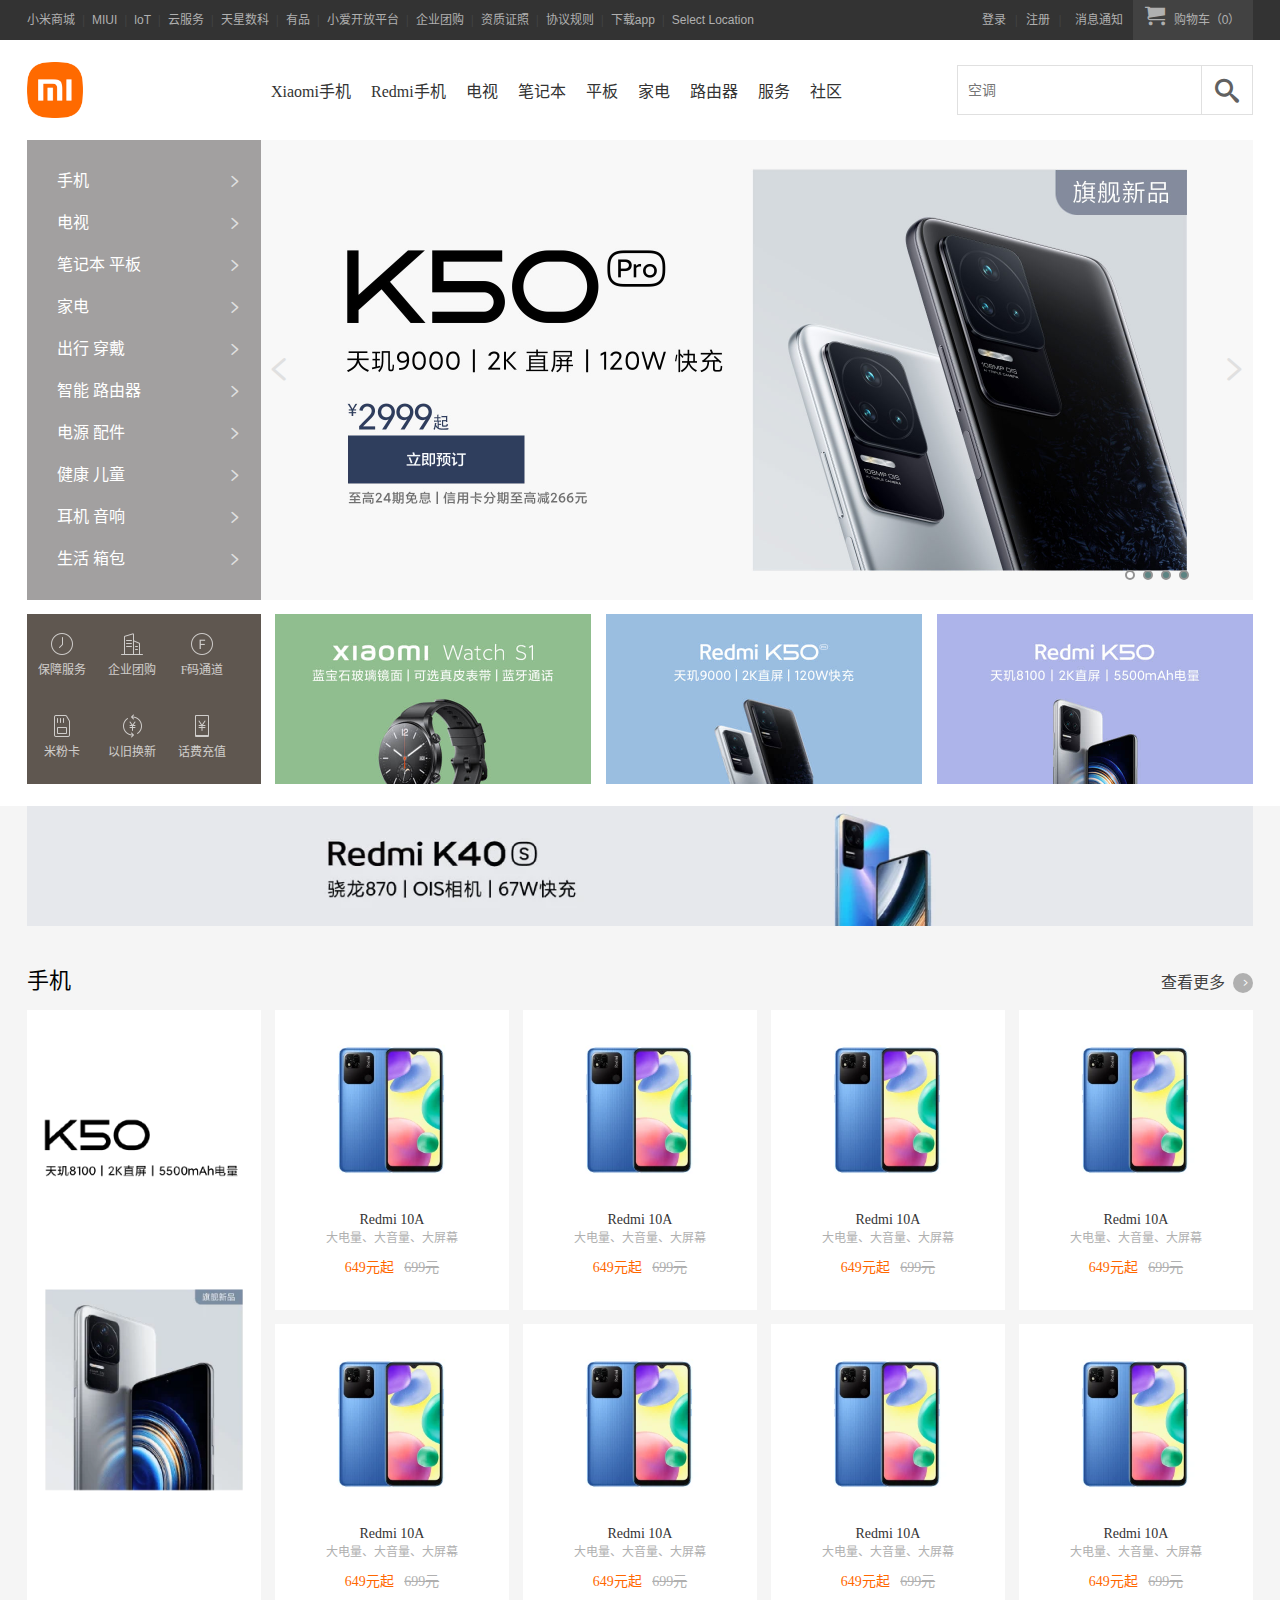
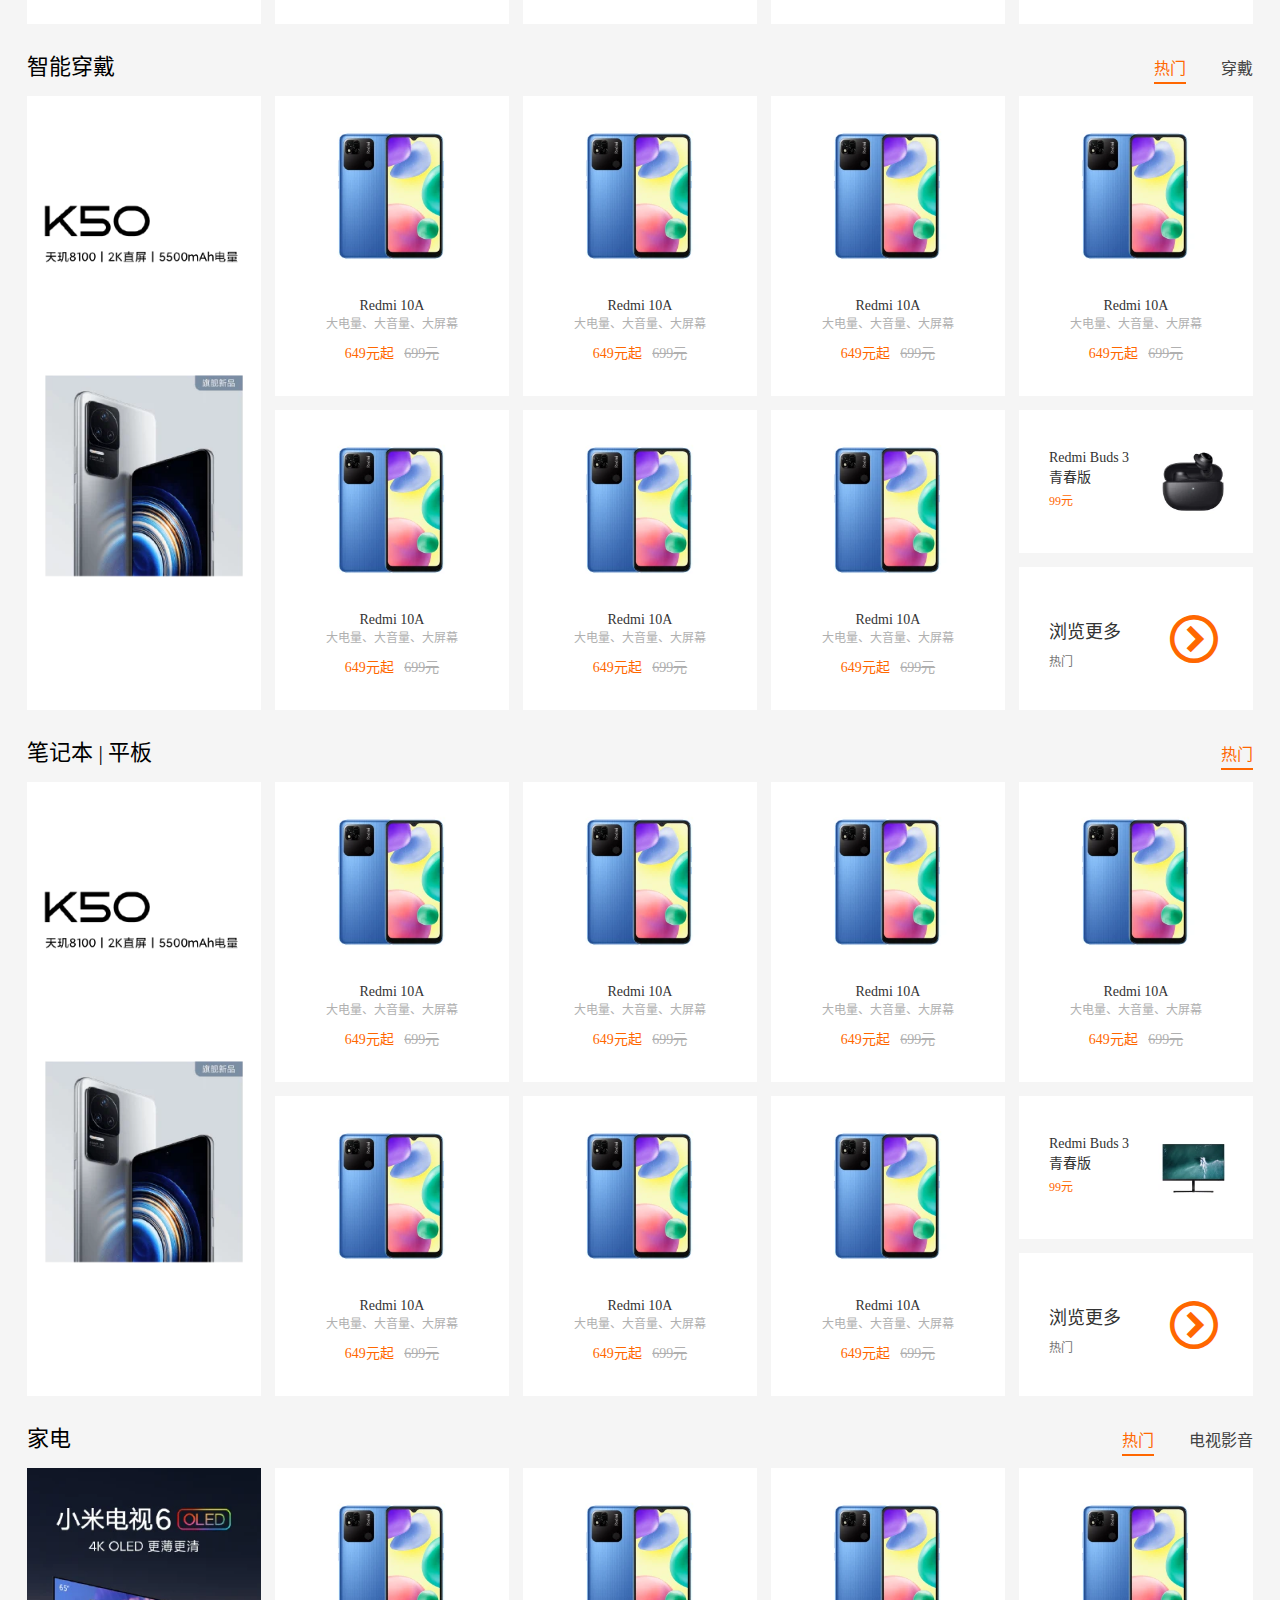
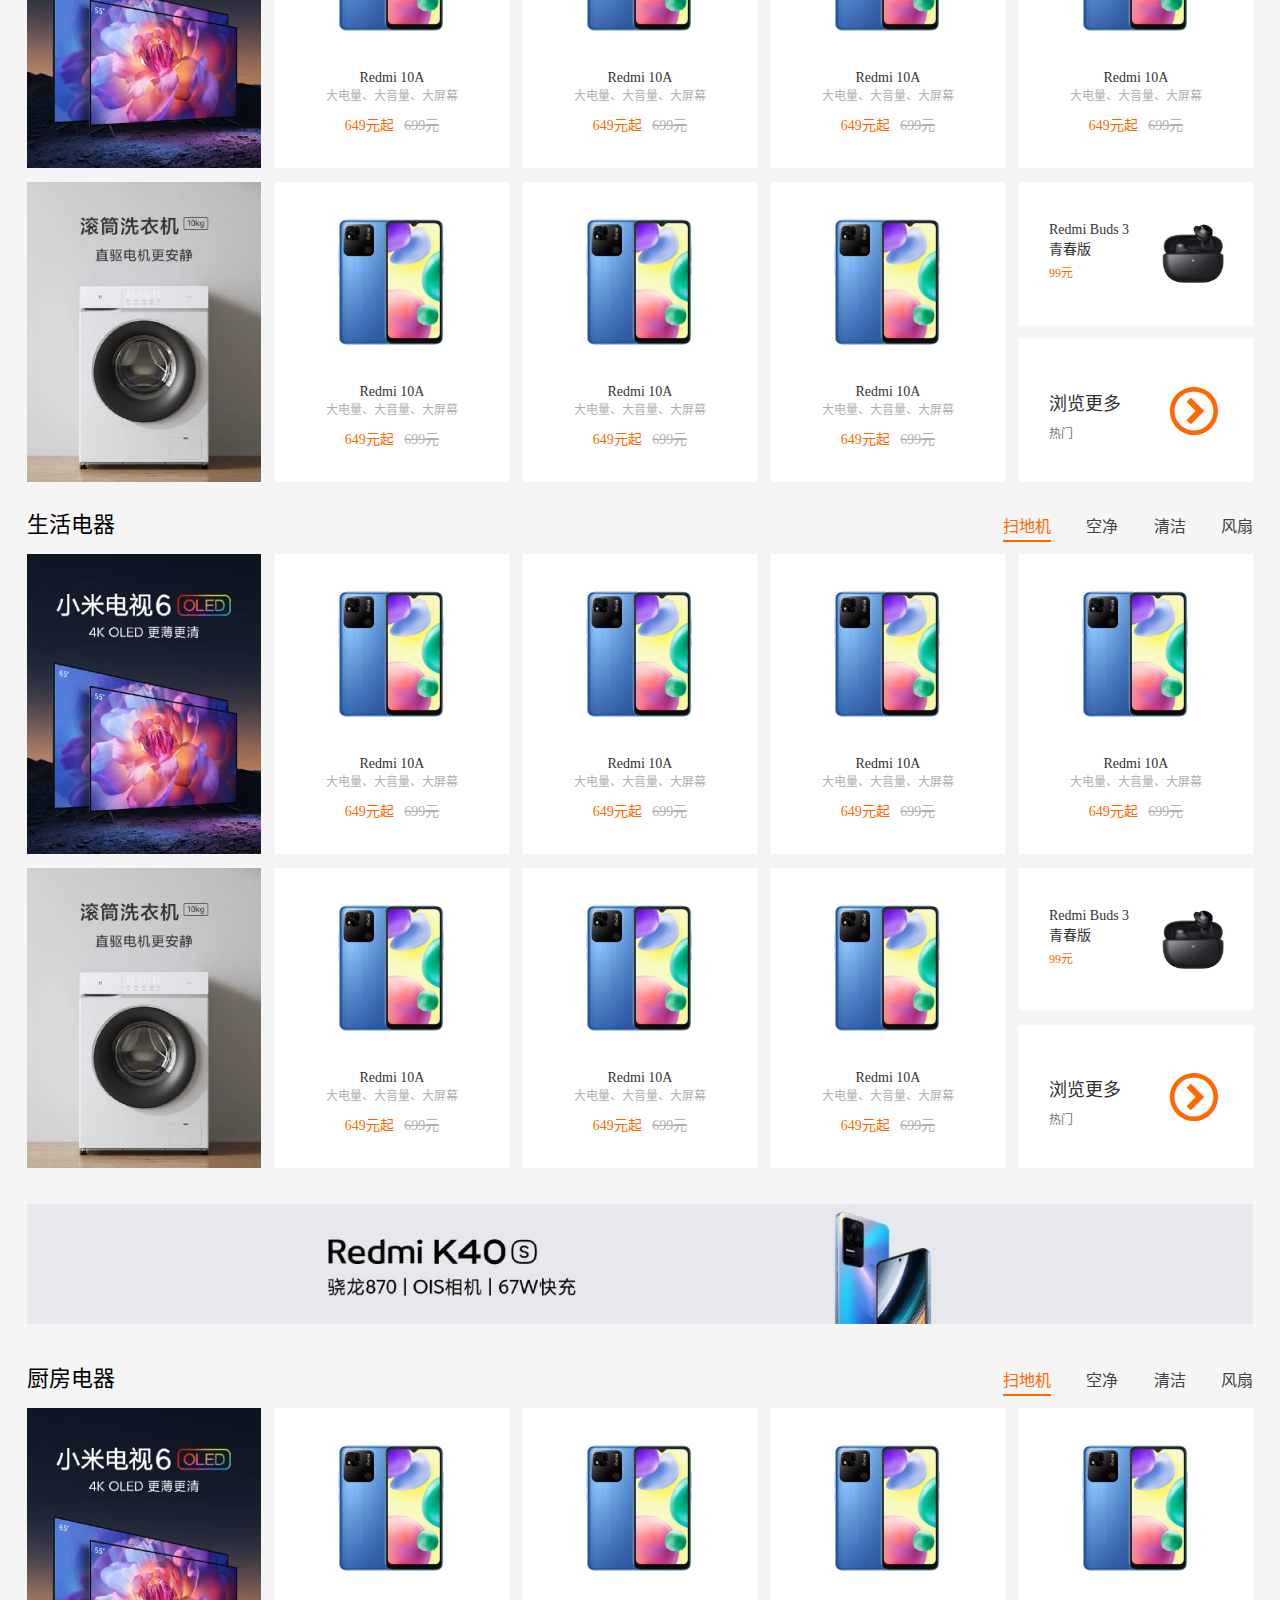
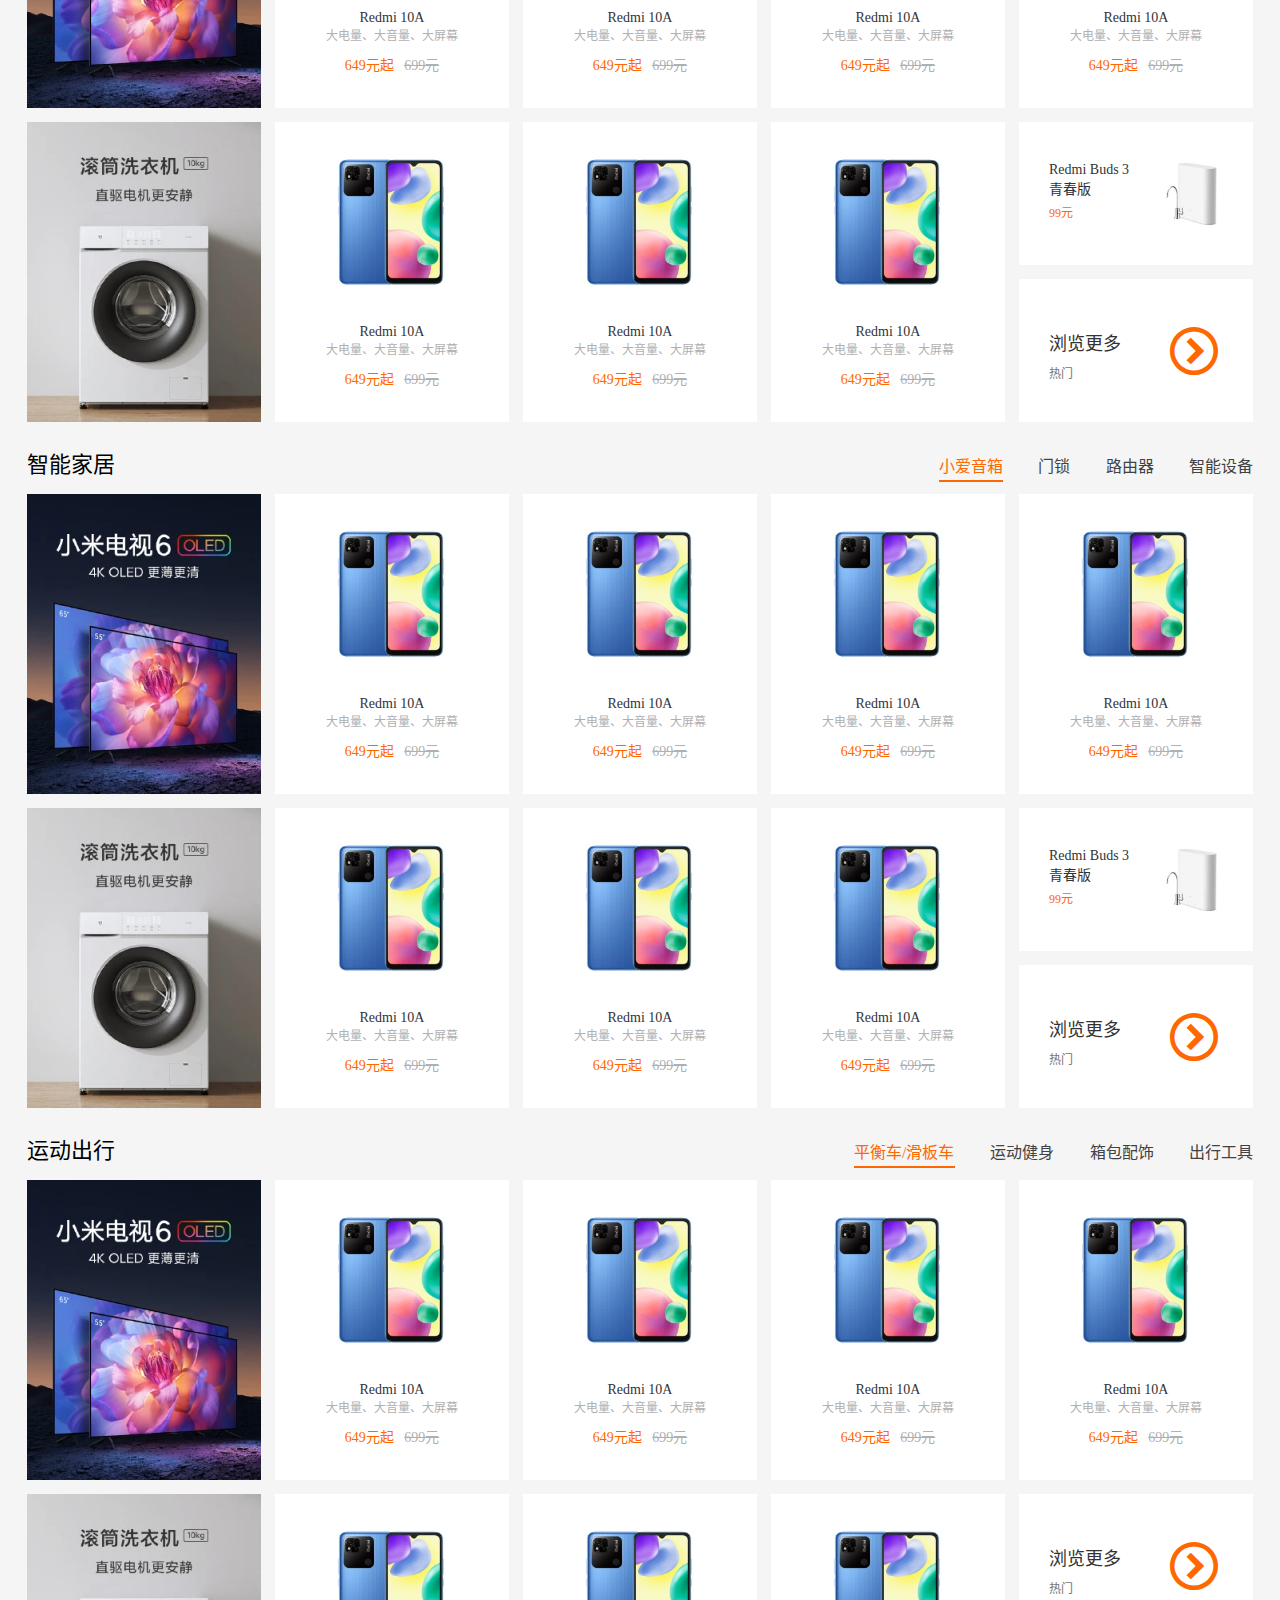
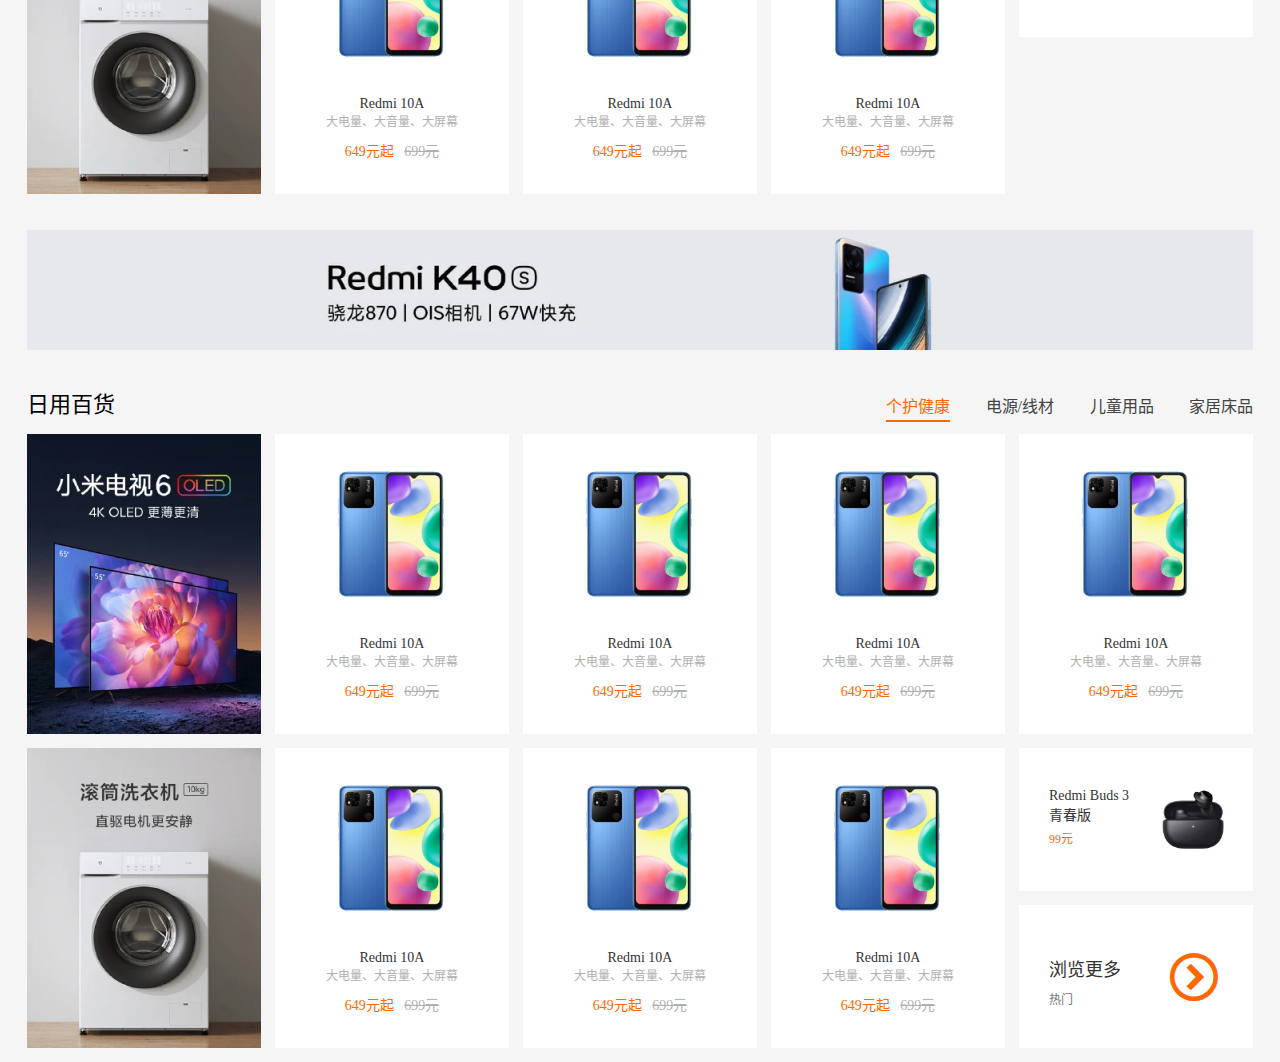
<file: copyindex.html>
<!DOCTYPE html>
<html lang="zh-CN">

<head>
    <meta charset="UTF-8">
    <meta http-equiv="X-UA-Compatible" content="IE=edge">
    <meta name="viewport" content="width=device-width, initial-scale=1.0">
    <!-- <link rel="stylesheet" href="base.css"> -->
    <link rel="stylesheet" href="css/copyindex.css">
    <script src="js/animate.js"></script>
    <script src="js/copyindex.js"></script>
    <script src="js/lunbo.js"></script>
    <title>小米商城 - Xiaomi 11 Ultra、Redmi K40 Pro、MIX FOLD，小米电视官方网站</title>
    <link rel="shortcut icon" href="favicon.ico" />
    <meta name="description"
        content="小米官网直营小米公司旗下所有产品，包括Xiaomi手机系列Xiaomi 11 Ultra、MIX FOLD，Redmi 红米系列Redmi Note 9、Redmi K40 Pro，小米电视、笔记本、米家智能家居等，同时提供小米客户服务及售后支持." />
    <meta name="keywords" content="Xiaomi,redmi,Xiaomi11 Ultra,Redmi Note 9,Xiaomi MIX Alpha,小米商城" />
</head>

<body>
    <!-- 黑色导航栏 -->
    <div class="site-topbar">
        <div class="container w">
            <div class="L">
                <a href="#">小米商城</a>
                <span class="sx-l">|</span>
                <a href="#">MIUI</a>
                <span class="sx-l">|</span>
                <a href="#">loT</a>
                <span class="sx-l">|</span>
                <a href="#">云服务</a>
                <span class="sx-l">|</span>
                <a href="#">天星数科</a>
                <span class="sx-l">|</span>
                <a href="#">有品</a>
                <span class="sx-l">|</span>
                <a href="#">小爱开放平台</a>
                <span class="sx-l">|</span>
                <a href="#">企业团购</a>
                <span class="sx-l">|</span>
                <a href="#">资质证照</a>
                <span class="sx-l">|</span>
                <a href="#">协议规则</a>
                <span class="sx-l">|</span>
                <a href="#">下载app</a>
                <span class="sx-l">|</span>
                <a href="#">Select Location</a>
            </div>
            <div class="minicar">
                <a href="#" class="shop">
                    <em class="car-icon"></em>
                    购物车（0）
                </a>
            </div>
            <div class="R">
                <a href="#">登录</a>
                <span class="sx-r">|</span>
                <a href="#">注册</a>
                <span class="sx-r">|</span>
                <a href="#" class="mas">消息通知</a>
            </div>
        </div>
    </div>
    <!-- 头部 -->
    <div class="header">
        <div class="w">
            <!-- logo -->
            <div class="logo">
                <h1>
                    <a href="index.html" title="小米官网">小米商城</a>
                </h1>
            </div>
            <!-- little_nav -->
            <ul class="little_nav">
                <li><a href="#" class="xmphone">Xiaomi手机</a></li>
                <li><a href="#" class="rmphone">Redmi手机</a></li>
                <li><a href="#" class="tv">电视</a></li>
                <li><a href="#" class="bjb">笔记本</a></li>
                <li><a href="#" class="pad">平板</a></li>
                <li><a href="#" class="jd">家电</a></li>
                <li><a href="#" class="lyq">路由器</a></li>
                <li><a href="#" class="fw">服务</a></li>
                <li><a href="#" class="social">社区</a></li>
            </ul>
            <!-- 搜索模块 -->
            <div class="search">
                <input type="search" placeholder="空调">
                <button></button>
                <ul class="tuijian">
                    <li><a href="javascript:;">全部商品</a></li>
                    <li><a href="javascript:;">小米平板5 Pro</a></li>
                    <li><a href="javascript:;">小米手机</a></li>
                    <li><a href="javascript:;">空调</a></li>
                    <li><a href="javascript:;">显示器</a></li>
                    <li><a href="javascript:;">笔记本</a></li>
                    <li><a href="javascript:;">红米</a></li>
                    <li><a href="javascript:;">洗衣机</a></li>

                </ul>
            </div>
        </div>
        <!-- 下拉菜单 -->
        <div class="bigbox">
            <div class="w">
                <ul class="caidan">
                    <li>
                        <a href="javascript:;">
                            <div class="img"><img src="upload/little_nav11.webp" alt=""></div>
                            <p class="name">Xiaomi 12 Pro</p>
                            <p class="pay">4699元起</p>
                        </a>
                    </li>
                    <li>
                        <a href="javascript:;">
                            <div class="img"><img src="upload/12.png" alt=""></div>
                            <p class="name">Xiaomi 12</p>
                            <p class="pay">3699元起</p>
                        </a>
                    </li>
                    <li>
                        <a href="javascript:;">
                            <div class="img"><img src="upload/13.png" alt=""></div>
                            <p class="name">Xiaomi 12X</p>
                            <p class="pay">2999元起</p>
                        </a>
                    </li>
                    <li>
                        <a href="javascript:;">
                            <div class="img"><img src="upload/14.png" alt=""></div>
                            <p class="name">Xiaomi 11 青春活力版</p>
                            <p class="pay">1899元起</p>
                        </a>
                    </li>
                    <li>
                        <a href="javascript:;">
                            <div class="img"><img src="upload/15.png" alt=""></div>
                            <p class="name">Xiaomi Civi</p>
                            <p class="pay">2299元起</p>
                        </a>
                    </li>
                    <li>
                        <a href="javascript:;">
                            <div class="img"><img src="upload/16.png" alt=""></div>
                            <p class="name">Xiaomi MIX 4</p>
                            <p class="pay">4199元起</p>
                        </a>
                    </li>
                </ul>
            </div>
        </div>
        <div class="bigbox">
            <div class="w">
                <ul class="caidan">
                    <li>
                        <a href="javascript:;">
                            <div class="img"><img src="upload/21.webp" alt=""></div>
                            <p class="name">Redmi K50 电竞版</p>
                            <p class="pay">3299元起</p>
                        </a>
                    </li>
                    <li>
                        <a href="javascript:;">
                            <div class="img"><img src="upload/22.webp" alt=""></div>
                            <p class="name">Redmi Note 11 Pro系列</p>
                            <p class="pay">1799元起</p>
                        </a>
                    </li>
                    <li>
                        <a href="javascript:;">
                            <div class="img"><img src="upload/23.webp" alt=""></div>
                            <p class="name">Redmi Note 11 5G</p>
                            <p class="pay">1199元起</p>
                        </a>
                    </li>
                    <li>
                        <a href="javascript:;">
                            <div class="img"><img src="upload/24.webp" alt=""></div>
                            <p class="name">Redmi Note 11 4G</p>
                            <p class="pay">969元起</p>
                        </a>
                    </li>
                    <li>
                        <a href="javascript:;">
                            <div class="img"><img src="upload/25.webp" alt=""></div>
                            <p class="name">Redmi Note 10 Pro</p>
                            <p class="pay">1499元起</p>
                        </a>
                    </li>
                    <li>
                        <a href="javascript:;">
                            <div class="img"><img src="upload/26.webp" alt=""></div>
                            <p class="name">Redmi Note 10 5G</p>
                            <p class="pay">1099元起</p>
                        </a>
                    </li>
                </ul>
            </div>
        </div>
        <div class="bigbox">
            <div class="w">
                <ul class="caidan">
                    <li>
                        <a href="javascript:;">
                            <div class="img"><img src="upload/21.webp" alt=""></div>
                            <p class="name">Redmi K50 电竞版</p>
                            <p class="pay">3299元起</p>
                        </a>
                    </li>
                    <li>
                        <a href="javascript:;">
                            <div class="img"><img src="upload/22.webp" alt=""></div>
                            <p class="name">Redmi Note 11 Pro系列</p>
                            <p class="pay">1799元起</p>
                        </a>
                    </li>
                    <li>
                        <a href="javascript:;">
                            <div class="img"><img src="upload/23.webp" alt=""></div>
                            <p class="name">Redmi Note 11 5G</p>
                            <p class="pay">1199元起</p>
                        </a>
                    </li>
                    <li>
                        <a href="javascript:;">
                            <div class="img"><img src="upload/24.webp" alt=""></div>
                            <p class="name">Redmi Note 11 4G</p>
                            <p class="pay">969元起</p>
                        </a>
                    </li>
                    <li>
                        <a href="javascript:;">
                            <div class="img"><img src="upload/25.webp" alt=""></div>
                            <p class="name">Redmi Note 10 Pro</p>
                            <p class="pay">1499元起</p>
                        </a>
                    </li>
                    <li>
                        <a href="javascript:;">
                            <div class="img"><img src="upload/26.webp" alt=""></div>
                            <p class="name">Redmi Note 10 5G</p>
                            <p class="pay">1099元起</p>
                        </a>
                    </li>
                </ul>
            </div>
        </div>
        <div class="bigbox">
            <div class="w">
                <ul class="caidan">
                    <li>
                        <a href="javascript:;">
                            <div class="img"><img src="upload/21.webp" alt=""></div>
                            <p class="name">Redmi K50 电竞版</p>
                            <p class="pay">3299元起</p>
                        </a>
                    </li>
                    <li>
                        <a href="javascript:;">
                            <div class="img"><img src="upload/22.webp" alt=""></div>
                            <p class="name">Redmi Note 11 Pro系列</p>
                            <p class="pay">1799元起</p>
                        </a>
                    </li>
                    <li>
                        <a href="javascript:;">
                            <div class="img"><img src="upload/23.webp" alt=""></div>
                            <p class="name">Redmi Note 11 5G</p>
                            <p class="pay">1199元起</p>
                        </a>
                    </li>
                    <li>
                        <a href="javascript:;">
                            <div class="img"><img src="upload/24.webp" alt=""></div>
                            <p class="name">Redmi Note 11 4G</p>
                            <p class="pay">969元起</p>
                        </a>
                    </li>
                    <li>
                        <a href="javascript:;">
                            <div class="img"><img src="upload/25.webp" alt=""></div>
                            <p class="name">Redmi Note 10 Pro</p>
                            <p class="pay">1499元起</p>
                        </a>
                    </li>
                    <li>
                        <a href="javascript:;">
                            <div class="img"><img src="upload/26.webp" alt=""></div>
                            <p class="name">Redmi Note 10 5G</p>
                            <p class="pay">1099元起</p>
                        </a>
                    </li>
                </ul>
            </div>
        </div>
        <div class="bigbox">
            <div class="w">
                <ul class="caidan">
                    <li>
                        <a href="javascript:;">
                            <div class="img"><img src="upload/21.webp" alt=""></div>
                            <p class="name">Redmi K50 电竞版</p>
                            <p class="pay">3299元起</p>
                        </a>
                    </li>
                    <li>
                        <a href="javascript:;">
                            <div class="img"><img src="upload/22.webp" alt=""></div>
                            <p class="name">Redmi Note 11 Pro系列</p>
                            <p class="pay">1799元起</p>
                        </a>
                    </li>
                    <li>
                        <a href="javascript:;">
                            <div class="img"><img src="upload/23.webp" alt=""></div>
                            <p class="name">Redmi Note 11 5G</p>
                            <p class="pay">1199元起</p>
                        </a>
                    </li>
                </ul>
            </div>
        </div>
        <div class="bigbox">
            <div class="w">
                <ul class="caidan">
                    <li>
                        <a href="javascript:;">
                            <div class="img"><img src="upload/21.webp" alt=""></div>
                            <p class="name">Redmi K50 电竞版</p>
                            <p class="pay">3299元起</p>
                        </a>
                    </li>
                    <li>
                        <a href="javascript:;">
                            <div class="img"><img src="upload/22.webp" alt=""></div>
                            <p class="name">Redmi Note 11 Pro系列</p>
                            <p class="pay">1799元起</p>
                        </a>
                    </li>
                    <li>
                        <a href="javascript:;">
                            <div class="img"><img src="upload/23.webp" alt=""></div>
                            <p class="name">Redmi Note 11 5G</p>
                            <p class="pay">1199元起</p>
                        </a>
                    </li>
                    <li>
                        <a href="javascript:;">
                            <div class="img"><img src="upload/24.webp" alt=""></div>
                            <p class="name">Redmi Note 11 4G</p>
                            <p class="pay">969元起</p>
                        </a>
                    </li>
                    <li>
                        <a href="javascript:;">
                            <div class="img"><img src="upload/25.webp" alt=""></div>
                            <p class="name">Redmi Note 10 Pro</p>
                            <p class="pay">1499元起</p>
                        </a>
                    </li>
                </ul>
            </div>
        </div>
        <div class="bigbox">
            <div class="w">
                <ul class="caidan">
                    <li>
                        <a href="javascript:;">
                            <div class="img"><img src="upload/21.webp" alt=""></div>
                            <p class="name">Redmi K50 电竞版</p>
                            <p class="pay">3299元起</p>
                        </a>
                    </li>
                    <li>
                        <a href="javascript:;">
                            <div class="img"><img src="upload/22.webp" alt=""></div>
                            <p class="name">Redmi Note 11 Pro系列</p>
                            <p class="pay">1799元起</p>
                        </a>
                    </li>
                    <li>
                        <a href="javascript:;">
                            <div class="img"><img src="upload/23.webp" alt=""></div>
                            <p class="name">Redmi Note 11 5G</p>
                            <p class="pay">1199元起</p>
                        </a>
                    </li>
                    <li>
                        <a href="javascript:;">
                            <div class="img"><img src="upload/24.webp" alt=""></div>
                            <p class="name">Redmi Note 11 4G</p>
                            <p class="pay">969元起</p>
                        </a>
                    </li>
                    <li>
                        <a href="javascript:;">
                            <div class="img"><img src="upload/25.webp" alt=""></div>
                            <p class="name">Redmi Note 10 Pro</p>
                            <p class="pay">1499元起</p>
                        </a>
                    </li>
                    <li>
                        <a href="javascript:;">
                            <div class="img"><img src="upload/26.webp" alt=""></div>
                            <p class="name">Redmi Note 10 5G</p>
                            <p class="pay">1099元起</p>
                        </a>
                    </li>
                </ul>
            </div>
        </div>
    </div>
    <!-- 大图片部分 -->
    <div class="bigtu">
        <div class="bgc w">
            <!-- 背景 -->
            <!-- <a href="javascript:;" class="img">
                <img src="upload/bgc1.jpg" alt="">
            </a> -->
            <!-- 轮播 -->
            <div class="lunbo">
                <!-- 滚动图 -->
                <ul>
                    <li>
                        <a href="#">
                            <img src="upload/bgc1.jpg" alt="">
                        </a>
                    </li>
                    <li>
                        <a href="#">
                            <img src="upload/bgc2.webp" alt="">
                        </a>
                    </li>
                    <li>
                        <a href="#">
                            <img src="upload/bgc3.webp" alt="">
                        </a>
                    </li>
                    <li>
                        <a href="#">
                            <img src="upload/bgc4.webp" alt="">
                        </a>
                    </li>
                    <!-- 复制多的第一张图片 -->
                    <!-- <li>
                        <a href="#">
                            <img src="upload/bgc1.jpg" alt="">
                        </a>
                    </li> -->
                </ul>
                <!-- 左按钮 -->
                <div href="#" class="button btn_l">
                    <em></em>
                </div>
                <!-- 右按钮 -->
                <div href="#" class="button btn_r">
                    <em></em>
                </div>
                <!-- 小圆点,动态生成 -->
                <ol class="circle">
                </ol>
            </div>
            <!-- 侧边导航栏 -->
            <ul class="left_nav">
                <li>
                    <a href="javascript:;">手机</a>
                    <span></span>
                </li>
                <li>
                    <a href="javascript:;">电视</a>
                    <span></span>
                </li>
                <li>
                    <a href="javascript:;">笔记本 平板</a>
                    <span>  </span>
                </li>
                <li>
                    <a href="javascript:;">家电</a>
                    <span></span>
                </li>
                <li>
                    <a href="javascript:;">出行 穿戴</a>
                    <span></span>
                </li>
                <li>
                    <a href="javascript:;">智能 路由器</a>
                    <span></span>
                </li>
                <li>
                    <a href="javascript:;">电源 配件</a>
                    <span></span>
                </li>
                <li>
                    <a href="javascript:;">健康 儿童</a>
                    <span></span>
                </li>
                <li>
                    <a href="javascript:;">耳机 音响</a>
                    <span></span>
                </li>
                <li>
                    <a href="javascript:;">生活 箱包</a>
                    <span></span>
                </li>
            </ul>
            <!-- 侧边菜单 -->
            <div class="xiangqing">
                <ul>
                    <li>
                        <a href="javascript:;">
                            <img src="upload/sj11.webp" alt="">
                            <span>Redmi K50 Pro</span>
                        </a>
                    </li>
                    <li>
                        <a href="javascript:;">
                            <img src="upload/sj11.webp" alt="">
                            <span>Redmi K50 Pro</span>
                        </a>
                    </li>
                    <li>
                        <a href="javascript:;">
                            <img src="upload/sj11.webp" alt="">
                            <span>Redmi K50 Pro</span>
                        </a>
                    </li>
                    <li>
                        <a href="javascript:;">
                            <img src="upload/sj11.webp" alt="">
                            <span>Redmi K50 Pro</span>
                        </a>
                    </li>
                    <li>
                        <a href="javascript:;">
                            <img src="upload/sj11.webp" alt="">
                            <span>Redmi K50 Pro</span>
                        </a>
                    </li>
                    <li>
                        <a href="javascript:;">
                            <img src="upload/sj11.webp" alt="">
                            <span>Redmi K50 Pro</span>
                        </a>
                    </li>
                </ul>
                <ul>
                    <li>
                        <a href="javascript:;">
                            <img src="upload/sj11.webp" alt="">
                            <span>Redmi K50 Pro</span>
                        </a>
                    </li>
                    <li>
                        <a href="javascript:;">
                            <img src="upload/sj11.webp" alt="">
                            <span>Redmi K50 Pro</span>
                        </a>
                    </li>
                    <li>
                        <a href="javascript:;">
                            <img src="upload/sj11.webp" alt="">
                            <span>Redmi K50 Pro</span>
                        </a>
                    </li>
                    <li>
                        <a href="javascript:;">
                            <img src="upload/sj11.webp" alt="">
                            <span>Redmi K50 Pro</span>
                        </a>
                    </li>
                    <li>
                        <a href="javascript:;">
                            <img src="upload/sj11.webp" alt="">
                            <span>Redmi K50 Pro</span>
                        </a>
                    </li>
                    <li>
                        <a href="javascript:;">
                            <img src="upload/sj11.webp" alt="">
                            <span>Redmi K50 Pro</span>
                        </a>
                    </li>
                </ul>
                <ul>
                    <li>
                        <a href="javascript:;">
                            <img src="upload/sj11.webp" alt="">
                            <span>Redmi K50 Pro</span>
                        </a>
                    </li>
                    <li>
                        <a href="javascript:;">
                            <img src="upload/sj11.webp" alt="">
                            <span>Redmi K50 Pro</span>
                        </a>
                    </li>
                    <li>
                        <a href="javascript:;">
                            <img src="upload/sj11.webp" alt="">
                            <span>Redmi K50 Pro</span>
                        </a>
                    </li>
                    <li>
                        <a href="javascript:;">
                            <img src="upload/sj11.webp" alt="">
                            <span>Redmi K50 Pro</span>
                        </a>
                    </li>
                    <li>
                        <a href="javascript:;">
                            <img src="upload/sj11.webp" alt="">
                            <span>Redmi K50 Pro</span>
                        </a>
                    </li>
                    <li>
                        <a href="javascript:;">
                            <img src="upload/sj11.webp" alt="">
                            <span>Redmi K50 Pro</span>
                        </a>
                    </li>
                </ul>
                <ul>
                    <li>
                        <a href="javascript:;">
                            <img src="upload/sj11.webp" alt="">
                            <span>Redmi K50 Pro</span>
                        </a>
                    </li>
                    <li>
                        <a href="javascript:;">
                            <img src="upload/sj11.webp" alt="">
                            <span>Redmi K50 Pro</span>
                        </a>
                    </li>
                    <li>
                        <a href="javascript:;">
                            <img src="upload/sj11.webp" alt="">
                            <span>Redmi K50 Pro</span>
                        </a>
                    </li>
                    <li>
                        <a href="javascript:;">
                            <img src="upload/sj11.webp" alt="">
                            <span>Redmi K50 Pro</span>
                        </a>
                    </li>
                    <li>
                        <a href="javascript:;">
                            <img src="upload/sj11.webp" alt="">
                            <span>Redmi K50 Pro</span>
                        </a>
                    </li>
                    <li>
                        <a href="javascript:;">
                            <img src="upload/sj11.webp" alt="">
                            <span>Redmi K50 Pro</span>
                        </a>
                    </li>
                </ul>
            </div>
            <div class="xiangqing">
                <ul>
                    <li>
                        <a href="javascript:;">
                            <img src="upload/sj11.webp" alt="">
                            <span>Redmi K50 Pro</span>
                        </a>
                    </li>
                    <li>
                        <a href="javascript:;">
                            <img src="upload/sj11.webp" alt="">
                            <span>Redmi K50 Pro</span>
                        </a>
                    </li>
                    <li>
                        <a href="javascript:;">
                            <img src="upload/sj11.webp" alt="">
                            <span>Redmi K50 Pro</span>
                        </a>
                    </li>
                    <li>
                        <a href="javascript:;">
                            <img src="upload/sj11.webp" alt="">
                            <span>Redmi K50 Pro</span>
                        </a>
                    </li>
                    <li>
                        <a href="javascript:;">
                            <img src="upload/sj11.webp" alt="">
                            <span>Redmi K50 Pro</span>
                        </a>
                    </li>
                    <li>
                        <a href="javascript:;">
                            <img src="upload/sj11.webp" alt="">
                            <span>Redmi K50 Pro</span>
                        </a>
                    </li>
                </ul>
                <ul>
                    <li>
                        <a href="javascript:;">
                            <img src="upload/sj11.webp" alt="">
                            <span>Redmi K50 Pro</span>
                        </a>
                    </li>
                    <li>
                        <a href="javascript:;">
                            <img src="upload/sj11.webp" alt="">
                            <span>Redmi K50 Pro</span>
                        </a>
                    </li>
                    <li>
                        <a href="javascript:;">
                            <img src="upload/sj11.webp" alt="">
                            <span>Redmi K50 Pro</span>
                        </a>
                    </li>
                    <li>
                        <a href="javascript:;">
                            <img src="upload/sj11.webp" alt="">
                            <span>Redmi K50 Pro</span>
                        </a>
                    </li>
                    <li>
                        <a href="javascript:;">
                            <img src="upload/sj11.webp" alt="">
                            <span>Redmi K50 Pro</span>
                        </a>
                    </li>
                    <li>
                        <a href="javascript:;">
                            <img src="upload/sj11.webp" alt="">
                            <span>Redmi K50 Pro</span>
                        </a>
                    </li>
                </ul>
                <ul>
                    <li>
                        <a href="javascript:;">
                            <img src="upload/sj11.webp" alt="">
                            <span>Redmi K50 Pro</span>
                        </a>
                    </li>
                    <li>
                        <a href="javascript:;">
                            <img src="upload/sj11.webp" alt="">
                            <span>Redmi K50 Pro</span>
                        </a>
                    </li>
                    <li>
                        <a href="javascript:;">
                            <img src="upload/sj11.webp" alt="">
                            <span>Redmi K50 Pro</span>
                        </a>
                    </li>
                    <li>
                        <a href="javascript:;">
                            <img src="upload/sj11.webp" alt="">
                            <span>Redmi K50 Pro</span>
                        </a>
                    </li>
                    <li>
                        <a href="javascript:;">
                            <img src="upload/sj11.webp" alt="">
                            <span>Redmi K50 Pro</span>
                        </a>
                    </li>
                    <li>
                        <a href="javascript:;">
                            <img src="upload/sj11.webp" alt="">
                            <span>Redmi K50 Pro</span>
                        </a>
                    </li>
                </ul>
                <ul>
                    <li>
                        <a href="javascript:;">
                            <img src="upload/sj11.webp" alt="">
                            <span>Redmi K50 Pro</span>
                        </a>
                    </li>
                    <li>
                        <a href="javascript:;">
                            <img src="upload/sj11.webp" alt="">
                            <span>Redmi K50 Pro</span>
                        </a>
                    </li>
                    <li>
                        <a href="javascript:;">
                            <img src="upload/sj11.webp" alt="">
                            <span>Redmi K50 Pro</span>
                        </a>
                    </li>
                    <li>
                        <a href="javascript:;">
                            <img src="upload/sj11.webp" alt="">
                            <span>Redmi K50 Pro</span>
                        </a>
                    </li>
                    <li>
                        <a href="javascript:;">
                            <img src="upload/sj11.webp" alt="">
                            <span>Redmi K50 Pro</span>
                        </a>
                    </li>
                    <li>
                        <a href="javascript:;">
                            <img src="upload/sj11.webp" alt="">
                            <span>Redmi K50 Pro</span>
                        </a>
                    </li>
                </ul>
            </div>
            <div class="xiangqing">
                <ul>
                    <li>
                        <a href="javascript:;">
                            <img src="upload/sj11.webp" alt="">
                            <span>Redmi K50 Pro</span>
                        </a>
                    </li>
                    <li>
                        <a href="javascript:;">
                            <img src="upload/sj11.webp" alt="">
                            <span>Redmi K50 Pro</span>
                        </a>
                    </li>
                    <li>
                        <a href="javascript:;">
                            <img src="upload/sj11.webp" alt="">
                            <span>Redmi K50 Pro</span>
                        </a>
                    </li>
                    <li>
                        <a href="javascript:;">
                            <img src="upload/sj11.webp" alt="">
                            <span>Redmi K50 Pro</span>
                        </a>
                    </li>
                    <li>
                        <a href="javascript:;">
                            <img src="upload/sj11.webp" alt="">
                            <span>Redmi K50 Pro</span>
                        </a>
                    </li>
                    <li>
                        <a href="javascript:;">
                            <img src="upload/sj11.webp" alt="">
                            <span>Redmi K50 Pro</span>
                        </a>
                    </li>
                </ul>
                <ul>
                    <li>
                        <a href="javascript:;">
                            <img src="upload/sj11.webp" alt="">
                            <span>Redmi K50 Pro</span>
                        </a>
                    </li>
                    <li>
                        <a href="javascript:;">
                            <img src="upload/sj11.webp" alt="">
                            <span>Redmi K50 Pro</span>
                        </a>
                    </li>
                    <li>
                        <a href="javascript:;">
                            <img src="upload/sj11.webp" alt="">
                            <span>Redmi K50 Pro</span>
                        </a>
                    </li>
                    <li>
                        <a href="javascript:;">
                            <img src="upload/sj11.webp" alt="">
                            <span>Redmi K50 Pro</span>
                        </a>
                    </li>
                    <li>
                        <a href="javascript:;">
                            <img src="upload/sj11.webp" alt="">
                            <span>Redmi K50 Pro</span>
                        </a>
                    </li>
                    <li>
                        <a href="javascript:;">
                            <img src="upload/sj11.webp" alt="">
                            <span>Redmi K50 Pro</span>
                        </a>
                    </li>
                </ul>
                <ul>
                    <li>
                        <a href="javascript:;">
                            <img src="upload/sj11.webp" alt="">
                            <span>Redmi K50 Pro</span>
                        </a>
                    </li>
                    <li>
                        <a href="javascript:;">
                            <img src="upload/sj11.webp" alt="">
                            <span>Redmi K50 Pro</span>
                        </a>
                    </li>
                    <li>
                        <a href="javascript:;">
                            <img src="upload/sj11.webp" alt="">
                            <span>Redmi K50 Pro</span>
                        </a>
                    </li>
                    <li>
                        <a href="javascript:;">
                            <img src="upload/sj11.webp" alt="">
                            <span>Redmi K50 Pro</span>
                        </a>
                    </li>
                    <li>
                        <a href="javascript:;">
                            <img src="upload/sj11.webp" alt="">
                            <span>Redmi K50 Pro</span>
                        </a>
                    </li>
                    <li>
                        <a href="javascript:;">
                            <img src="upload/sj11.webp" alt="">
                            <span>Redmi K50 Pro</span>
                        </a>
                    </li>
                </ul>
                <ul>
                    <li>
                        <a href="javascript:;">
                            <img src="upload/sj11.webp" alt="">
                            <span>Redmi K50 Pro</span>
                        </a>
                    </li>
                    <li>
                        <a href="javascript:;">
                            <img src="upload/sj11.webp" alt="">
                            <span>Redmi K50 Pro</span>
                        </a>
                    </li>
                    <li>
                        <a href="javascript:;">
                            <img src="upload/sj11.webp" alt="">
                            <span>Redmi K50 Pro</span>
                        </a>
                    </li>
                    <li>
                        <a href="javascript:;">
                            <img src="upload/sj11.webp" alt="">
                            <span>Redmi K50 Pro</span>
                        </a>
                    </li>
                    <li>
                        <a href="javascript:;">
                            <img src="upload/sj11.webp" alt="">
                            <span>Redmi K50 Pro</span>
                        </a>
                    </li>
                    <li>
                        <a href="javascript:;">
                            <img src="upload/sj11.webp" alt="">
                            <span>Redmi K50 Pro</span>
                        </a>
                    </li>
                </ul>
            </div>
            <div class="xiangqing">
                <ul>
                    <li>
                        <a href="javascript:;">
                            <img src="upload/sj11.webp" alt="">
                            <span>Redmi K50 Pro</span>
                        </a>
                    </li>
                    <li>
                        <a href="javascript:;">
                            <img src="upload/sj11.webp" alt="">
                            <span>Redmi K50 Pro</span>
                        </a>
                    </li>
                    <li>
                        <a href="javascript:;">
                            <img src="upload/sj11.webp" alt="">
                            <span>Redmi K50 Pro</span>
                        </a>
                    </li>
                    <li>
                        <a href="javascript:;">
                            <img src="upload/sj11.webp" alt="">
                            <span>Redmi K50 Pro</span>
                        </a>
                    </li>
                    <li>
                        <a href="javascript:;">
                            <img src="upload/sj11.webp" alt="">
                            <span>Redmi K50 Pro</span>
                        </a>
                    </li>
                    <li>
                        <a href="javascript:;">
                            <img src="upload/sj11.webp" alt="">
                            <span>Redmi K50 Pro</span>
                        </a>
                    </li>
                </ul>
                <ul>
                    <li>
                        <a href="javascript:;">
                            <img src="upload/sj11.webp" alt="">
                            <span>Redmi K50 Pro</span>
                        </a>
                    </li>
                    <li>
                        <a href="javascript:;">
                            <img src="upload/sj11.webp" alt="">
                            <span>Redmi K50 Pro</span>
                        </a>
                    </li>
                    <li>
                        <a href="javascript:;">
                            <img src="upload/sj11.webp" alt="">
                            <span>Redmi K50 Pro</span>
                        </a>
                    </li>
                    <li>
                        <a href="javascript:;">
                            <img src="upload/sj11.webp" alt="">
                            <span>Redmi K50 Pro</span>
                        </a>
                    </li>
                    <li>
                        <a href="javascript:;">
                            <img src="upload/sj11.webp" alt="">
                            <span>Redmi K50 Pro</span>
                        </a>
                    </li>
                    <li>
                        <a href="javascript:;">
                            <img src="upload/sj11.webp" alt="">
                            <span>Redmi K50 Pro</span>
                        </a>
                    </li>
                </ul>
                <ul>
                    <li>
                        <a href="javascript:;">
                            <img src="upload/sj11.webp" alt="">
                            <span>Redmi K50 Pro</span>
                        </a>
                    </li>
                    <li>
                        <a href="javascript:;">
                            <img src="upload/sj11.webp" alt="">
                            <span>Redmi K50 Pro</span>
                        </a>
                    </li>
                    <li>
                        <a href="javascript:;">
                            <img src="upload/sj11.webp" alt="">
                            <span>Redmi K50 Pro</span>
                        </a>
                    </li>
                    <li>
                        <a href="javascript:;">
                            <img src="upload/sj11.webp" alt="">
                            <span>Redmi K50 Pro</span>
                        </a>
                    </li>
                    <li>
                        <a href="javascript:;">
                            <img src="upload/sj11.webp" alt="">
                            <span>Redmi K50 Pro</span>
                        </a>
                    </li>
                    <li>
                        <a href="javascript:;">
                            <img src="upload/sj11.webp" alt="">
                            <span>Redmi K50 Pro</span>
                        </a>
                    </li>
                </ul>
                <ul>
                    <li>
                        <a href="javascript:;">
                            <img src="upload/sj11.webp" alt="">
                            <span>Redmi K50 Pro</span>
                        </a>
                    </li>
                    <li>
                        <a href="javascript:;">
                            <img src="upload/sj11.webp" alt="">
                            <span>Redmi K50 Pro</span>
                        </a>
                    </li>
                    <li>
                        <a href="javascript:;">
                            <img src="upload/sj11.webp" alt="">
                            <span>Redmi K50 Pro</span>
                        </a>
                    </li>
                    <li>
                        <a href="javascript:;">
                            <img src="upload/sj11.webp" alt="">
                            <span>Redmi K50 Pro</span>
                        </a>
                    </li>
                    <li>
                        <a href="javascript:;">
                            <img src="upload/sj11.webp" alt="">
                            <span>Redmi K50 Pro</span>
                        </a>
                    </li>
                    <li>
                        <a href="javascript:;">
                            <img src="upload/sj11.webp" alt="">
                            <span>Redmi K50 Pro</span>
                        </a>
                    </li>
                </ul>
            </div>
            <div class="xiangqing">
                <ul>
                    <li>
                        <a href="javascript:;">
                            <img src="upload/sj11.webp" alt="">
                            <span>Redmi K50 Pro</span>
                        </a>
                    </li>
                    <li>
                        <a href="javascript:;">
                            <img src="upload/sj11.webp" alt="">
                            <span>Redmi K50 Pro</span>
                        </a>
                    </li>
                    <li>
                        <a href="javascript:;">
                            <img src="upload/sj11.webp" alt="">
                            <span>Redmi K50 Pro</span>
                        </a>
                    </li>
                    <li>
                        <a href="javascript:;">
                            <img src="upload/sj11.webp" alt="">
                            <span>Redmi K50 Pro</span>
                        </a>
                    </li>
                    <li>
                        <a href="javascript:;">
                            <img src="upload/sj11.webp" alt="">
                            <span>Redmi K50 Pro</span>
                        </a>
                    </li>
                    <li>
                        <a href="javascript:;">
                            <img src="upload/sj11.webp" alt="">
                            <span>Redmi K50 Pro</span>
                        </a>
                    </li>
                </ul>
                <ul>
                    <li>
                        <a href="javascript:;">
                            <img src="upload/sj11.webp" alt="">
                            <span>Redmi K50 Pro</span>
                        </a>
                    </li>
                    <li>
                        <a href="javascript:;">
                            <img src="upload/sj11.webp" alt="">
                            <span>Redmi K50 Pro</span>
                        </a>
                    </li>
                    <li>
                        <a href="javascript:;">
                            <img src="upload/sj11.webp" alt="">
                            <span>Redmi K50 Pro</span>
                        </a>
                    </li>
                    <li>
                        <a href="javascript:;">
                            <img src="upload/sj11.webp" alt="">
                            <span>Redmi K50 Pro</span>
                        </a>
                    </li>
                    <li>
                        <a href="javascript:;">
                            <img src="upload/sj11.webp" alt="">
                            <span>Redmi K50 Pro</span>
                        </a>
                    </li>
                    <li>
                        <a href="javascript:;">
                            <img src="upload/sj11.webp" alt="">
                            <span>Redmi K50 Pro</span>
                        </a>
                    </li>
                </ul>
                <ul>
                    <li>
                        <a href="javascript:;">
                            <img src="upload/sj11.webp" alt="">
                            <span>Redmi K50 Pro</span>
                        </a>
                    </li>
                    <li>
                        <a href="javascript:;">
                            <img src="upload/sj11.webp" alt="">
                            <span>Redmi K50 Pro</span>
                        </a>
                    </li>
                    <li>
                        <a href="javascript:;">
                            <img src="upload/sj11.webp" alt="">
                            <span>Redmi K50 Pro</span>
                        </a>
                    </li>
                    <li>
                        <a href="javascript:;">
                            <img src="upload/sj11.webp" alt="">
                            <span>Redmi K50 Pro</span>
                        </a>
                    </li>
                    <li>
                        <a href="javascript:;">
                            <img src="upload/sj11.webp" alt="">
                            <span>Redmi K50 Pro</span>
                        </a>
                    </li>
                    <li>
                        <a href="javascript:;">
                            <img src="upload/sj11.webp" alt="">
                            <span>Redmi K50 Pro</span>
                        </a>
                    </li>
                </ul>
            </div>
            <div class="xiangqing">
                <ul>
                    <li>
                        <a href="javascript:;">
                            <img src="upload/sj11.webp" alt="">
                            <span>Redmi K50 Pro</span>
                        </a>
                    </li>
                    <li>
                        <a href="javascript:;">
                            <img src="upload/sj11.webp" alt="">
                            <span>Redmi K50 Pro</span>
                        </a>
                    </li>
                    <li>
                        <a href="javascript:;">
                            <img src="upload/sj11.webp" alt="">
                            <span>Redmi K50 Pro</span>
                        </a>
                    </li>
                    <li>
                        <a href="javascript:;">
                            <img src="upload/sj11.webp" alt="">
                            <span>Redmi K50 Pro</span>
                        </a>
                    </li>
                    <li>
                        <a href="javascript:;">
                            <img src="upload/sj11.webp" alt="">
                            <span>Redmi K50 Pro</span>
                        </a>
                    </li>
                    <li>
                        <a href="javascript:;">
                            <img src="upload/sj11.webp" alt="">
                            <span>Redmi K50 Pro</span>
                        </a>
                    </li>
                </ul>
                <ul>
                    <li>
                        <a href="javascript:;">
                            <img src="upload/sj11.webp" alt="">
                            <span>Redmi K50 Pro</span>
                        </a>
                    </li>
                    <li>
                        <a href="javascript:;">
                            <img src="upload/sj11.webp" alt="">
                            <span>Redmi K50 Pro</span>
                        </a>
                    </li>
                    <li>
                        <a href="javascript:;">
                            <img src="upload/sj11.webp" alt="">
                            <span>Redmi K50 Pro</span>
                        </a>
                    </li>
                    <li>
                        <a href="javascript:;">
                            <img src="upload/sj11.webp" alt="">
                            <span>Redmi K50 Pro</span>
                        </a>
                    </li>
                    <li>
                        <a href="javascript:;">
                            <img src="upload/sj11.webp" alt="">
                            <span>Redmi K50 Pro</span>
                        </a>
                    </li>
                    <li>
                        <a href="javascript:;">
                            <img src="upload/sj11.webp" alt="">
                            <span>Redmi K50 Pro</span>
                        </a>
                    </li>
                </ul>
                <ul>
                    <li>
                        <a href="javascript:;">
                            <img src="upload/sj11.webp" alt="">
                            <span>Redmi K50 Pro</span>
                        </a>
                    </li>
                    <li>
                        <a href="javascript:;">
                            <img src="upload/sj11.webp" alt="">
                            <span>Redmi K50 Pro</span>
                        </a>
                    </li>
                    <li>
                        <a href="javascript:;">
                            <img src="upload/sj11.webp" alt="">
                            <span>Redmi K50 Pro</span>
                        </a>
                    </li>
                    <li>
                        <a href="javascript:;">
                            <img src="upload/sj11.webp" alt="">
                            <span>Redmi K50 Pro</span>
                        </a>
                    </li>
                    <li>
                        <a href="javascript:;">
                            <img src="upload/sj11.webp" alt="">
                            <span>Redmi K50 Pro</span>
                        </a>
                    </li>
                    <li>
                        <a href="javascript:;">
                            <img src="upload/sj11.webp" alt="">
                            <span>Redmi K50 Pro</span>
                        </a>
                    </li>
                </ul>
            </div>
            <div class="xiangqing">
                <ul>
                    <li>
                        <a href="javascript:;">
                            <img src="upload/sj11.webp" alt="">
                            <span>Redmi K50 Pro</span>
                        </a>
                    </li>
                    <li>
                        <a href="javascript:;">
                            <img src="upload/sj11.webp" alt="">
                            <span>Redmi K50 Pro</span>
                        </a>
                    </li>
                    <li>
                        <a href="javascript:;">
                            <img src="upload/sj11.webp" alt="">
                            <span>Redmi K50 Pro</span>
                        </a>
                    </li>
                    <li>
                        <a href="javascript:;">
                            <img src="upload/sj11.webp" alt="">
                            <span>Redmi K50 Pro</span>
                        </a>
                    </li>
                    <li>
                        <a href="javascript:;">
                            <img src="upload/sj11.webp" alt="">
                            <span>Redmi K50 Pro</span>
                        </a>
                    </li>
                    <li>
                        <a href="javascript:;">
                            <img src="upload/sj11.webp" alt="">
                            <span>Redmi K50 Pro</span>
                        </a>
                    </li>
                </ul>
                <ul>
                    <li>
                        <a href="javascript:;">
                            <img src="upload/sj11.webp" alt="">
                            <span>Redmi K50 Pro</span>
                        </a>
                    </li>
                    <li>
                        <a href="javascript:;">
                            <img src="upload/sj11.webp" alt="">
                            <span>Redmi K50 Pro</span>
                        </a>
                    </li>
                    <li>
                        <a href="javascript:;">
                            <img src="upload/sj11.webp" alt="">
                            <span>Redmi K50 Pro</span>
                        </a>
                    </li>
                    <li>
                        <a href="javascript:;">
                            <img src="upload/sj11.webp" alt="">
                            <span>Redmi K50 Pro</span>
                        </a>
                    </li>
                    <li>
                        <a href="javascript:;">
                            <img src="upload/sj11.webp" alt="">
                            <span>Redmi K50 Pro</span>
                        </a>
                    </li>
                    <li>
                        <a href="javascript:;">
                            <img src="upload/sj11.webp" alt="">
                            <span>Redmi K50 Pro</span>
                        </a>
                    </li>
                </ul>
            </div>
            <div class="xiangqing">
                <ul>
                    <li>
                        <a href="javascript:;">
                            <img src="upload/sj11.webp" alt="">
                            <span>Redmi K50 Pro</span>
                        </a>
                    </li>
                    <li>
                        <a href="javascript:;">
                            <img src="upload/sj11.webp" alt="">
                            <span>Redmi K50 Pro</span>
                        </a>
                    </li>
                    <li>
                        <a href="javascript:;">
                            <img src="upload/sj11.webp" alt="">
                            <span>Redmi K50 Pro</span>
                        </a>
                    </li>
                    <li>
                        <a href="javascript:;">
                            <img src="upload/sj11.webp" alt="">
                            <span>Redmi K50 Pro</span>
                        </a>
                    </li>
                    <li>
                        <a href="javascript:;">
                            <img src="upload/sj11.webp" alt="">
                            <span>Redmi K50 Pro</span>
                        </a>
                    </li>
                    <li>
                        <a href="javascript:;">
                            <img src="upload/sj11.webp" alt="">
                            <span>Redmi K50 Pro</span>
                        </a>
                    </li>
                </ul>
                <ul>
                    <li>
                        <a href="javascript:;">
                            <img src="upload/sj11.webp" alt="">
                            <span>Redmi K50 Pro</span>
                        </a>
                    </li>
                    <li>
                        <a href="javascript:;">
                            <img src="upload/sj11.webp" alt="">
                            <span>Redmi K50 Pro</span>
                        </a>
                    </li>
                    <li>
                        <a href="javascript:;">
                            <img src="upload/sj11.webp" alt="">
                            <span>Redmi K50 Pro</span>
                        </a>
                    </li>
                    <li>
                        <a href="javascript:;">
                            <img src="upload/sj11.webp" alt="">
                            <span>Redmi K50 Pro</span>
                        </a>
                    </li>
                    <li>
                        <a href="javascript:;">
                            <img src="upload/sj11.webp" alt="">
                            <span>Redmi K50 Pro</span>
                        </a>
                    </li>
                    <li>
                        <a href="javascript:;">
                            <img src="upload/sj11.webp" alt="">
                            <span>Redmi K50 Pro</span>
                        </a>
                    </li>
                </ul>
                <ul>
                    <li>
                        <a href="javascript:;">
                            <img src="upload/sj11.webp" alt="">
                            <span>Redmi K50 Pro</span>
                        </a>
                    </li>
                    <li>
                        <a href="javascript:;">
                            <img src="upload/sj11.webp" alt="">
                            <span>Redmi K50 Pro</span>
                        </a>
                    </li>
                    <li>
                        <a href="javascript:;">
                            <img src="upload/sj11.webp" alt="">
                            <span>Redmi K50 Pro</span>
                        </a>
                    </li>
                    <li>
                        <a href="javascript:;">
                            <img src="upload/sj11.webp" alt="">
                            <span>Redmi K50 Pro</span>
                        </a>
                    </li>
                    <li>
                        <a href="javascript:;">
                            <img src="upload/sj11.webp" alt="">
                            <span>Redmi K50 Pro</span>
                        </a>
                    </li>
                    <li>
                        <a href="javascript:;">
                            <img src="upload/sj11.webp" alt="">
                            <span>Redmi K50 Pro</span>
                        </a>
                    </li>
                </ul>
            </div>
            <div class="xiangqing">
                <ul>
                    <li>
                        <a href="javascript:;">
                            <img src="upload/sj11.webp" alt="">
                            <span>Redmi K50 Pro</span>
                        </a>
                    </li>
                    <li>
                        <a href="javascript:;">
                            <img src="upload/sj11.webp" alt="">
                            <span>Redmi K50 Pro</span>
                        </a>
                    </li>
                    <li>
                        <a href="javascript:;">
                            <img src="upload/sj11.webp" alt="">
                            <span>Redmi K50 Pro</span>
                        </a>
                    </li>
                    <li>
                        <a href="javascript:;">
                            <img src="upload/sj11.webp" alt="">
                            <span>Redmi K50 Pro</span>
                        </a>
                    </li>
                    <li>
                        <a href="javascript:;">
                            <img src="upload/sj11.webp" alt="">
                            <span>Redmi K50 Pro</span>
                        </a>
                    </li>
                    <li>
                        <a href="javascript:;">
                            <img src="upload/sj11.webp" alt="">
                            <span>Redmi K50 Pro</span>
                        </a>
                    </li>
                </ul>
                <ul>
                    <li>
                        <a href="javascript:;">
                            <img src="upload/sj11.webp" alt="">
                            <span>Redmi K50 Pro</span>
                        </a>
                    </li>
                    <li>
                        <a href="javascript:;">
                            <img src="upload/sj11.webp" alt="">
                            <span>Redmi K50 Pro</span>
                        </a>
                    </li>
                    <li>
                        <a href="javascript:;">
                            <img src="upload/sj11.webp" alt="">
                            <span>Redmi K50 Pro</span>
                        </a>
                    </li>
                    <li>
                        <a href="javascript:;">
                            <img src="upload/sj11.webp" alt="">
                            <span>Redmi K50 Pro</span>
                        </a>
                    </li>
                    <li>
                        <a href="javascript:;">
                            <img src="upload/sj11.webp" alt="">
                            <span>Redmi K50 Pro</span>
                        </a>
                    </li>
                    <li>
                        <a href="javascript:;">
                            <img src="upload/sj11.webp" alt="">
                            <span>Redmi K50 Pro</span>
                        </a>
                    </li>
                </ul>
                <ul>
                    <li>
                        <a href="javascript:;">
                            <img src="upload/sj11.webp" alt="">
                            <span>Redmi K50 Pro</span>
                        </a>
                    </li>
                    <li>
                        <a href="javascript:;">
                            <img src="upload/sj11.webp" alt="">
                            <span>Redmi K50 Pro</span>
                        </a>
                    </li>
                    <li>
                        <a href="javascript:;">
                            <img src="upload/sj11.webp" alt="">
                            <span>Redmi K50 Pro</span>
                        </a>
                    </li>
                    <li>
                        <a href="javascript:;">
                            <img src="upload/sj11.webp" alt="">
                            <span>Redmi K50 Pro</span>
                        </a>
                    </li>
                    <li>
                        <a href="javascript:;">
                            <img src="upload/sj11.webp" alt="">
                            <span>Redmi K50 Pro</span>
                        </a>
                    </li>
                    <li>
                        <a href="javascript:;">
                            <img src="upload/sj11.webp" alt="">
                            <span>Redmi K50 Pro</span>
                        </a>
                    </li>
                </ul>
                <ul>
                    <li>
                        <a href="javascript:;">
                            <img src="upload/sj11.webp" alt="">
                            <span>Redmi K50 Pro</span>
                        </a>
                    </li>
                    <li>
                        <a href="javascript:;">
                            <img src="upload/sj11.webp" alt="">
                            <span>Redmi K50 Pro</span>
                        </a>
                    </li>
                    <li>
                        <a href="javascript:;">
                            <img src="upload/sj11.webp" alt="">
                            <span>Redmi K50 Pro</span>
                        </a>
                    </li>
                    <li>
                        <a href="javascript:;">
                            <img src="upload/sj11.webp" alt="">
                            <span>Redmi K50 Pro</span>
                        </a>
                    </li>
                    <li>
                        <a href="javascript:;">
                            <img src="upload/sj11.webp" alt="">
                            <span>Redmi K50 Pro</span>
                        </a>
                    </li>
                    <li>
                        <a href="javascript:;">
                            <img src="upload/sj11.webp" alt="">
                            <span>Redmi K50 Pro</span>
                        </a>
                    </li>
                </ul>
            </div>
            <div class="xiangqing">
                <ul>
                    <li>
                        <a href="javascript:;">
                            <img src="upload/sj11.webp" alt="">
                            <span>Redmi K50 Pro</span>
                        </a>
                    </li>
                    <li>
                        <a href="javascript:;">
                            <img src="upload/sj11.webp" alt="">
                            <span>Redmi K50 Pro</span>
                        </a>
                    </li>
                    <li>
                        <a href="javascript:;">
                            <img src="upload/sj11.webp" alt="">
                            <span>Redmi K50 Pro</span>
                        </a>
                    </li>
                    <li>
                        <a href="javascript:;">
                            <img src="upload/sj11.webp" alt="">
                            <span>Redmi K50 Pro</span>
                        </a>
                    </li>
                    <li>
                        <a href="javascript:;">
                            <img src="upload/sj11.webp" alt="">
                            <span>Redmi K50 Pro</span>
                        </a>
                    </li>
                    <li>
                        <a href="javascript:;">
                            <img src="upload/sj11.webp" alt="">
                            <span>Redmi K50 Pro</span>
                        </a>
                    </li>
                </ul>
                <ul>
                    <li>
                        <a href="javascript:;">
                            <img src="upload/sj11.webp" alt="">
                            <span>Redmi K50 Pro</span>
                        </a>
                    </li>
                    <li>
                        <a href="javascript:;">
                            <img src="upload/sj11.webp" alt="">
                            <span>Redmi K50 Pro</span>
                        </a>
                    </li>
                    <li>
                        <a href="javascript:;">
                            <img src="upload/sj11.webp" alt="">
                            <span>Redmi K50 Pro</span>
                        </a>
                    </li>
                    <li>
                        <a href="javascript:;">
                            <img src="upload/sj11.webp" alt="">
                            <span>Redmi K50 Pro</span>
                        </a>
                    </li>
                    <li>
                        <a href="javascript:;">
                            <img src="upload/sj11.webp" alt="">
                            <span>Redmi K50 Pro</span>
                        </a>
                    </li>
                    <li>
                        <a href="javascript:;">
                            <img src="upload/sj11.webp" alt="">
                            <span>Redmi K50 Pro</span>
                        </a>
                    </li>
                </ul>
                <ul>
                    <li>
                        <a href="javascript:;">
                            <img src="upload/sj11.webp" alt="">
                            <span>Redmi K50 Pro</span>
                        </a>
                    </li>
                    <li>
                        <a href="javascript:;">
                            <img src="upload/sj11.webp" alt="">
                            <span>Redmi K50 Pro</span>
                        </a>
                    </li>
                    <li>
                        <a href="javascript:;">
                            <img src="upload/sj11.webp" alt="">
                            <span>Redmi K50 Pro</span>
                        </a>
                    </li>
                    <li>
                        <a href="javascript:;">
                            <img src="upload/sj11.webp" alt="">
                            <span>Redmi K50 Pro</span>
                        </a>
                    </li>
                    <li>
                        <a href="javascript:;">
                            <img src="upload/sj11.webp" alt="">
                            <span>Redmi K50 Pro</span>
                        </a>
                    </li>
                    <li>
                        <a href="javascript:;">
                            <img src="upload/sj11.webp" alt="">
                            <span>Redmi K50 Pro</span>
                        </a>
                    </li>
                </ul>
            </div>
        </div>
    </div>
    <div class="bigtuxia">
        <div class="w">
            <!-- 大图下面的四个小块部分 -->
            <div class="six">
                <ul>
                    <li>
                        <a href="javascript:;">
                            <img src="images/six1.png" alt="">
                            保障服务
                        </a>
                    </li>
                    <li>
                        <a href="javascript:;">
                            <img src="images/six2.png" alt="">
                            企业团购
                        </a>
                    </li>
                    <li>
                        <a href="javascript:;">
                            <img src="images/six3.png" alt="">
                            F码通道
                        </a>
                    </li>
                    <li>
                        <a href="javascript:;">
                            <img src="images/six4.png" alt="">
                            米粉卡
                        </a>
                    </li>
                    <li>
                        <a href="javascript:;">
                            <img src="images/six5.png" alt="">
                            以旧换新
                        </a>
                    </li>
                    <li>
                        <a href="javascript:;">
                            <img src="images/six6.png" alt="">
                            话费充值
                        </a>
                    </li>
                </ul>
            </div>
            <div class="threeimg">
                <ul>
                    <li>
                        <a href="javascript:;"><img src="images/threeimg1.jpg" alt=""></a>
                    </li>
                    <li>
                        <a href="javascript:;"><img src="images/threeimg2.jpg" alt=""></a>
                    </li>
                    <li>
                        <a href="javascript:;"><img src="images/threeimg3.jpg" alt=""></a>
                    </li>
                </ul>
            </div>
        </div>
    </div>
    <!-- 主页部分 -->
    <div class="mainpage">
        <div class="w">
            <!-- 横条广告 -->
            <div class="banner">
                <a href="javascript:;"><img src="upload/banner.webp" alt=""></a>
            </div>
            <!-- 手机 -->
            <div class="shopping sj">
                <!-- 文字标题 -->
                <h2 class="title">
                    手机
                    <!-- <span class="l">手机</span> -->
                    <div class="more">
                        <a href="javascript:;">
                            查看更多<em class="more-em"></em>
                        </a>
                    </div>
                </h2>
                <!-- 身体 -->
                <div class="hbody">
                    <ul class="l l1">
                        <li>
                            <img src="upload/shoppingl1.webp" alt="">
                        </li>
                    </ul>
                    <div class="r">
                        <ul>
                            <li>
                                <a href="javascript:;">
                                    <img src="upload/shoppingr11.webp" alt="">
                                    <h3>
                                        Redmi 10A
                                    </h3>
                                    <p class="p1">大电量、大音量、大屏幕</p>
                                    <p class="p2">
                                        649元起
                                        <span>699元</span>
                                    </p>
                                </a>
                            </li>
                            <li>
                                <a href="javascript:;">
                                    <img src="upload/shoppingr11.webp" alt="">
                                    <h3>
                                        Redmi 10A
                                    </h3>
                                    <p class="p1">大电量、大音量、大屏幕</p>
                                    <p class="p2">
                                        649元起
                                        <span>699元</span>
                                    </p>
                                </a>
                            </li>
                            <li>
                                <a href="javascript:;">
                                    <img src="upload/shoppingr11.webp" alt="">
                                    <h3>
                                        Redmi 10A
                                    </h3>
                                    <p class="p1">大电量、大音量、大屏幕</p>
                                    <p class="p2">
                                        649元起
                                        <span>699元</span>
                                    </p>
                                </a>
                            </li>
                            <li>
                                <a href="javascript:;">
                                    <img src="upload/shoppingr11.webp" alt="">
                                    <h3>
                                        Redmi 10A
                                    </h3>
                                    <p class="p1">大电量、大音量、大屏幕</p>
                                    <p class="p2">
                                        649元起
                                        <span>699元</span>
                                    </p>
                                </a>
                            </li>
                            <li>
                                <a href="javascript:;">
                                    <img src="upload/shoppingr11.webp" alt="">
                                    <h3>
                                        Redmi 10A
                                    </h3>
                                    <p class="p1">大电量、大音量、大屏幕</p>
                                    <p class="p2">
                                        649元起
                                        <span>699元</span>
                                    </p>
                                </a>
                            </li>
                            <li>
                                <a href="javascript:;">
                                    <img src="upload/shoppingr11.webp" alt="">
                                    <h3>
                                        Redmi 10A
                                    </h3>
                                    <p class="p1">大电量、大音量、大屏幕</p>
                                    <p class="p2">
                                        649元起
                                        <span>699元</span>
                                    </p>
                                </a>
                            </li>
                            <li>
                                <a href="javascript:;">
                                    <img src="upload/shoppingr11.webp" alt="">
                                    <h3>
                                        Redmi 10A
                                    </h3>
                                    <p class="p1">大电量、大音量、大屏幕</p>
                                    <p class="p2">
                                        649元起
                                        <span>699元</span>
                                    </p>
                                </a>
                            </li>
                            <li>
                                <a href="javascript:;">
                                    <img src="upload/shoppingr11.webp" alt="">
                                    <h3>
                                        Redmi 10A
                                    </h3>
                                    <p class="p1">大电量、大音量、大屏幕</p>
                                    <p class="p2">
                                        649元起
                                        <span>699元</span>
                                    </p>
                                </a>
                            </li>
                        </ul>
                    </div>
                </div>
            </div>
            <!-- 智能穿戴 -->
            <div class="shopping zncd">
                <!-- 文字标题 -->
                <h2 class="title">
                    智能穿戴
                    <ul class="wenzi">
                        <li class="w-current">
                            热门
                        </li>
                        <li>
                            穿戴
                        </li>
                    </ul>
                </h2>
                <!-- 身体 -->
                <div class="hbody">
                    <ul class="l l1">
                        <li>
                            <img src="upload/shoppingl1.webp" alt="">
                        </li>
                    </ul>
                    <div class="r">
                        <ul>
                            <li>
                                <a href="javascript:;">
                                    <img src="upload/shoppingr11.webp" alt="">
                                    <h3>
                                        Redmi 10A
                                    </h3>
                                    <p class="p1">大电量、大音量、大屏幕</p>
                                    <p class="p2">
                                        649元起
                                        <span>699元</span>
                                    </p>
                                </a>
                            </li>
                            <li>
                                <a href="javascript:;">
                                    <img src="upload/shoppingr11.webp" alt="">
                                    <h3>
                                        Redmi 10A
                                    </h3>
                                    <p class="p1">大电量、大音量、大屏幕</p>
                                    <p class="p2">
                                        649元起
                                        <span>699元</span>
                                    </p>
                                </a>
                            </li>
                            <li>
                                <a href="javascript:;">
                                    <img src="upload/shoppingr11.webp" alt="">
                                    <h3>
                                        Redmi 10A
                                    </h3>
                                    <p class="p1">大电量、大音量、大屏幕</p>
                                    <p class="p2">
                                        649元起
                                        <span>699元</span>
                                    </p>
                                </a>
                            </li>
                            <li>
                                <a href="javascript:;">
                                    <img src="upload/shoppingr11.webp" alt="">
                                    <h3>
                                        Redmi 10A
                                    </h3>
                                    <p class="p1">大电量、大音量、大屏幕</p>
                                    <p class="p2">
                                        649元起
                                        <span>699元</span>
                                    </p>
                                </a>
                            </li>
                            <li>
                                <a href="javascript:;">
                                    <img src="upload/shoppingr11.webp" alt="">
                                    <h3>
                                        Redmi 10A
                                    </h3>
                                    <p class="p1">大电量、大音量、大屏幕</p>
                                    <p class="p2">
                                        649元起
                                        <span>699元</span>
                                    </p>
                                </a>
                            </li>
                            <li>
                                <a href="javascript:;">
                                    <img src="upload/shoppingr11.webp" alt="">
                                    <h3>
                                        Redmi 10A
                                    </h3>
                                    <p class="p1">大电量、大音量、大屏幕</p>
                                    <p class="p2">
                                        649元起
                                        <span>699元</span>
                                    </p>
                                </a>
                            </li>
                            <li>
                                <a href="javascript:;">
                                    <img src="upload/shoppingr11.webp" alt="">
                                    <h3>
                                        Redmi 10A
                                    </h3>
                                    <p class="p1">大电量、大音量、大屏幕</p>
                                    <p class="p2">
                                        649元起
                                        <span>699元</span>
                                    </p>
                                </a>
                            </li>
                            <div>
                                <ul>
                                    <li>
                                        <a href="javascript:;">
                                            <h3>
                                                Redmi Buds 3 青春版
                                            </h3>
                                            <p>99元</p>
                                            <div class="imgg">
                                                <img src="upload/imgg1.webp" alt="">
                                            </div>
                                        </a>
                                    </li>
                                    <li class="last-more">
                                        <a href="javascript:;">
                                            <h3>
                                                浏览更多
                                            </h3>
                                            <p>热门</p>
                                            <div class="imgg">
                                                <i></i>
                                            </div>
                                        </a>
                                    </li>
                                </ul>
                            </div>
                        </ul>
                    </div>
                    <div class="r">
                        <ul>
                            <li>
                                <a href="javascript:;">
                                    <img src="upload/shoppingr11.webp" alt="">
                                    <h3>
                                        Redmi 10A
                                    </h3>
                                    <p class="p1">大电量、大音量、大屏幕</p>
                                    <p class="p2">
                                        649元起
                                        <span>699元</span>
                                    </p>
                                </a>
                            </li>
                            <li>
                                <a href="javascript:;">
                                    <img src="upload/shoppingr11.webp" alt="">
                                    <h3>
                                        Redmi 10A
                                    </h3>
                                    <p class="p1">大电量、大音量、大屏幕</p>
                                    <p class="p2">
                                        649元起
                                        <span>699元</span>
                                    </p>
                                </a>
                            </li>
                            <li>
                                <a href="javascript:;">
                                    <img src="upload/shoppingr11.webp" alt="">
                                    <h3>
                                        Redmi 10A
                                    </h3>
                                    <p class="p1">大电量、大音量、大屏幕</p>
                                    <p class="p2">
                                        649元起
                                        <span>699元</span>
                                    </p>
                                </a>
                            </li>
                            <li>
                                <a href="javascript:;">
                                    <img src="upload/shoppingr11.webp" alt="">
                                    <h3>
                                        Redmi 10A
                                    </h3>
                                    <p class="p1">大电量、大音量、大屏幕</p>
                                    <p class="p2">
                                        649元起
                                        <span>699元</span>
                                    </p>
                                </a>
                            </li>
                            <li>
                                <a href="javascript:;">
                                    <img src="upload/shoppingr11.webp" alt="">
                                    <h3>
                                        Redmi 10A
                                    </h3>
                                    <p class="p1">大电量、大音量、大屏幕</p>
                                    <p class="p2">
                                        649元起
                                        <span>699元</span>
                                    </p>
                                </a>
                            </li>
                            <div>
                                <ul>
                                    <li class="last-more">
                                        <a href="javascript:;">
                                            <h3>
                                                浏览更多
                                            </h3>
                                            <p>热门</p>
                                            <div class="imgg">
                                                <i></i>
                                            </div>
                                        </a>
                                    </li>
                                </ul>
                            </div>
                        </ul>
                    </div>
                </div>
            </div>
            <!-- 笔记本平板 -->
            <div class="shopping bjbpad">
                <!-- 文字标题 -->
                <h2 class="title">
                    笔记本 | 平板
                    <ul class="wenzi">
                        <li class="w-current">
                            热门
                        </li>
                    </ul>
                </h2>
                <!-- 身体 -->
                <div class="hbody">
                    <ul class="l l1">
                        <li>
                            <img src="upload/shoppingl1.webp" alt="">
                        </li>
                    </ul>
                    <div class="r">
                        <ul>
                            <li>
                                <a href="javascript:;">
                                    <img src="upload/shoppingr11.webp" alt="">
                                    <h3>
                                        Redmi 10A
                                    </h3>
                                    <p class="p1">大电量、大音量、大屏幕</p>
                                    <p class="p2">
                                        649元起
                                        <span>699元</span>
                                    </p>
                                </a>
                            </li>
                            <li>
                                <a href="javascript:;">
                                    <img src="upload/shoppingr11.webp" alt="">
                                    <h3>
                                        Redmi 10A
                                    </h3>
                                    <p class="p1">大电量、大音量、大屏幕</p>
                                    <p class="p2">
                                        649元起
                                        <span>699元</span>
                                    </p>
                                </a>
                            </li>
                            <li>
                                <a href="javascript:;">
                                    <img src="upload/shoppingr11.webp" alt="">
                                    <h3>
                                        Redmi 10A
                                    </h3>
                                    <p class="p1">大电量、大音量、大屏幕</p>
                                    <p class="p2">
                                        649元起
                                        <span>699元</span>
                                    </p>
                                </a>
                            </li>
                            <li>
                                <a href="javascript:;">
                                    <img src="upload/shoppingr11.webp" alt="">
                                    <h3>
                                        Redmi 10A
                                    </h3>
                                    <p class="p1">大电量、大音量、大屏幕</p>
                                    <p class="p2">
                                        649元起
                                        <span>699元</span>
                                    </p>
                                </a>
                            </li>
                            <li>
                                <a href="javascript:;">
                                    <img src="upload/shoppingr11.webp" alt="">
                                    <h3>
                                        Redmi 10A
                                    </h3>
                                    <p class="p1">大电量、大音量、大屏幕</p>
                                    <p class="p2">
                                        649元起
                                        <span>699元</span>
                                    </p>
                                </a>
                            </li>
                            <li>
                                <a href="javascript:;">
                                    <img src="upload/shoppingr11.webp" alt="">
                                    <h3>
                                        Redmi 10A
                                    </h3>
                                    <p class="p1">大电量、大音量、大屏幕</p>
                                    <p class="p2">
                                        649元起
                                        <span>699元</span>
                                    </p>
                                </a>
                            </li>
                            <li>
                                <a href="javascript:;">
                                    <img src="upload/shoppingr11.webp" alt="">
                                    <h3>
                                        Redmi 10A
                                    </h3>
                                    <p class="p1">大电量、大音量、大屏幕</p>
                                    <p class="p2">
                                        649元起
                                        <span>699元</span>
                                    </p>
                                </a>
                            </li>
                            <div>
                                <ul>
                                    <li>
                                        <a href="javascript:;">
                                            <h3>
                                                Redmi Buds 3 青春版
                                            </h3>
                                            <p>99元</p>
                                            <div class="imgg">
                                                <img src="upload/imgg2.png" alt="">
                                            </div>
                                        </a>
                                    </li>
                                    <li class="last-more">
                                        <a href="javascript:;">
                                            <h3>
                                                浏览更多
                                            </h3>
                                            <p>热门</p>
                                            <div class="imgg">
                                                <i></i>
                                            </div>
                                        </a>
                                    </li>
                                </ul>
                            </div>
                        </ul>
                    </div>
                </div>
            </div>
            <!-- 家电 -->
            <div class="shopping jiadian">
                <!-- 文字标题 -->
                <h2 class="title">
                    家电
                    <!-- <span class="l">手机</span> -->
                    <ul class="wenzi">
                        <li class="w-current">
                            热门
                        </li>
                        <li>
                            电视影音
                        </li>
                    </ul>
                </h2>
                <!-- 身体 -->
                <div class="hbody">
                    <ul class="l l2">
                        <li>
                            <a href="javascript:;"><img src="upload/l41.webp" alt=""></a>
                        </li>
                        <li>
                            <a href="javascript:;"><img src="upload/l42.webp" alt=""></a>
                        </li>
                    </ul>
                    <div class="r">
                        <ul>
                            <li>
                                <a href="javascript:;">
                                    <img src="upload/shoppingr11.webp" alt="">
                                    <h3>
                                        Redmi 10A
                                    </h3>
                                    <p class="p1">大电量、大音量、大屏幕</p>
                                    <p class="p2">
                                        649元起
                                        <span>699元</span>
                                    </p>
                                </a>
                            </li>
                            <li>
                                <a href="javascript:;">
                                    <img src="upload/shoppingr11.webp" alt="">
                                    <h3>
                                        Redmi 10A
                                    </h3>
                                    <p class="p1">大电量、大音量、大屏幕</p>
                                    <p class="p2">
                                        649元起
                                        <span>699元</span>
                                    </p>
                                </a>
                            </li>
                            <li>
                                <a href="javascript:;">
                                    <img src="upload/shoppingr11.webp" alt="">
                                    <h3>
                                        Redmi 10A
                                    </h3>
                                    <p class="p1">大电量、大音量、大屏幕</p>
                                    <p class="p2">
                                        649元起
                                        <span>699元</span>
                                    </p>
                                </a>
                            </li>
                            <li>
                                <a href="javascript:;">
                                    <img src="upload/shoppingr11.webp" alt="">
                                    <h3>
                                        Redmi 10A
                                    </h3>
                                    <p class="p1">大电量、大音量、大屏幕</p>
                                    <p class="p2">
                                        649元起
                                        <span>699元</span>
                                    </p>
                                </a>
                            </li>
                            <li>
                                <a href="javascript:;">
                                    <img src="upload/shoppingr11.webp" alt="">
                                    <h3>
                                        Redmi 10A
                                    </h3>
                                    <p class="p1">大电量、大音量、大屏幕</p>
                                    <p class="p2">
                                        649元起
                                        <span>699元</span>
                                    </p>
                                </a>
                            </li>
                            <li>
                                <a href="javascript:;">
                                    <img src="upload/shoppingr11.webp" alt="">
                                    <h3>
                                        Redmi 10A
                                    </h3>
                                    <p class="p1">大电量、大音量、大屏幕</p>
                                    <p class="p2">
                                        649元起
                                        <span>699元</span>
                                    </p>
                                </a>
                            </li>
                            <li>
                                <a href="javascript:;">
                                    <img src="upload/shoppingr11.webp" alt="">
                                    <h3>
                                        Redmi 10A
                                    </h3>
                                    <p class="p1">大电量、大音量、大屏幕</p>
                                    <p class="p2">
                                        649元起
                                        <span>699元</span>
                                    </p>
                                </a>
                            </li>
                            <div>
                                <ul>
                                    <li>
                                        <a href="javascript:;">
                                            <h3>
                                                Redmi Buds 3 青春版
                                            </h3>
                                            <p>99元</p>
                                            <div class="imgg">
                                                <img src="upload/imgg1.webp" alt="">
                                            </div>
                                        </a>
                                    </li>
                                    <li class="last-more">
                                        <a href="javascript:;">
                                            <h3>
                                                浏览更多
                                            </h3>
                                            <p>热门</p>
                                            <div class="imgg">
                                                <i></i>
                                            </div>
                                        </a>
                                    </li>
                                </ul>
                            </div>
                        </ul>
                    </div>
                    <div class="r">
                        <ul>
                            <li>
                                <a href="javascript:;">
                                    <img src="upload/shoppingr11.webp" alt="">
                                    <h3>
                                        Redmi 10A
                                    </h3>
                                    <p class="p1">大电量、大音量、大屏幕</p>
                                    <p class="p2">
                                        649元起
                                        <span>699元</span>
                                    </p>
                                </a>
                            </li>
                            <li>
                                <a href="javascript:;">
                                    <img src="upload/shoppingr11.webp" alt="">
                                    <h3>
                                        Redmi 10A
                                    </h3>
                                    <p class="p1">大电量、大音量、大屏幕</p>
                                    <p class="p2">
                                        649元起
                                        <span>699元</span>
                                    </p>
                                </a>
                            </li>
                            <li>
                                <a href="javascript:;">
                                    <img src="upload/shoppingr11.webp" alt="">
                                    <h3>
                                        Redmi 10A
                                    </h3>
                                    <p class="p1">大电量、大音量、大屏幕</p>
                                    <p class="p2">
                                        649元起
                                        <span>699元</span>
                                    </p>
                                </a>
                            </li>
                            <li>
                                <a href="javascript:;">
                                    <img src="upload/shoppingr11.webp" alt="">
                                    <h3>
                                        Redmi 10A
                                    </h3>
                                    <p class="p1">大电量、大音量、大屏幕</p>
                                    <p class="p2">
                                        649元起
                                        <span>699元</span>
                                    </p>
                                </a>
                            </li>
                            <li>
                                <a href="javascript:;">
                                    <img src="upload/shoppingr11.webp" alt="">
                                    <h3>
                                        Redmi 10A
                                    </h3>
                                    <p class="p1">大电量、大音量、大屏幕</p>
                                    <p class="p2">
                                        649元起
                                        <span>699元</span>
                                    </p>
                                </a>
                            </li>
                            <li>
                                <a href="javascript:;">
                                    <img src="upload/shoppingr11.webp" alt="">
                                    <h3>
                                        Redmi 10A
                                    </h3>
                                    <p class="p1">大电量、大音量、大屏幕</p>
                                    <p class="p2">
                                        649元起
                                        <span>699元</span>
                                    </p>
                                </a>
                            </li>
                            <li>
                                <a href="javascript:;">
                                    <img src="upload/shoppingr11.webp" alt="">
                                    <h3>
                                        Redmi 10A
                                    </h3>
                                    <p class="p1">大电量、大音量、大屏幕</p>
                                    <p class="p2">
                                        649元起
                                        <span>699元</span>
                                    </p>
                                </a>
                            </li>
                            <div>
                                <ul>
                                    <li>
                                        <a href="javascript:;">
                                            <h3>
                                                Redmi Buds 3 青春版
                                            </h3>
                                            <p>99元</p>
                                            <div class="imgg">
                                                <img src="upload/imgg4.webp" alt="">
                                            </div>
                                        </a>
                                    </li>
                                    <li class="last-more">
                                        <a href="javascript:;">
                                            <h3>
                                                浏览更多
                                            </h3>
                                            <p>热门</p>
                                            <div class="imgg">
                                                <i></i>
                                            </div>
                                        </a>
                                    </li>
                                </ul>
                            </div>
                        </ul>
                    </div>
                </div>
            </div>
            <!-- 生活电器 -->
            <div class="shopping livedq">
                <!-- 文字标题 -->
                <h2 class="title">
                    生活电器
                    <!-- <span class="l">手机</span> -->
                    <ul class="wenzi">
                        <li class="w-current">
                            扫地机
                        </li>
                        <li>
                            空净
                        </li>
                        <li>清洁</li>
                        <li>风扇</li>
                    </ul>
                </h2>
                <!-- 身体 -->
                <div class="hbody">
                    <ul class="l l2">
                        <li>
                            <a href="javascript:;"><img src="upload/l41.webp" alt=""></a>
                        </li>
                        <li>
                            <a href="javascript:;"><img src="upload/l42.webp" alt=""></a>
                        </li>
                    </ul>
                    <div class="r">
                        <ul>
                            <li>
                                <a href="javascript:;">
                                    <img src="upload/shoppingr11.webp" alt="">
                                    <h3>
                                        Redmi 10A
                                    </h3>
                                    <p class="p1">大电量、大音量、大屏幕</p>
                                    <p class="p2">
                                        649元起
                                        <span>699元</span>
                                    </p>
                                </a>
                            </li>
                            <li>
                                <a href="javascript:;">
                                    <img src="upload/shoppingr11.webp" alt="">
                                    <h3>
                                        Redmi 10A
                                    </h3>
                                    <p class="p1">大电量、大音量、大屏幕</p>
                                    <p class="p2">
                                        649元起
                                        <span>699元</span>
                                    </p>
                                </a>
                            </li>
                            <li>
                                <a href="javascript:;">
                                    <img src="upload/shoppingr11.webp" alt="">
                                    <h3>
                                        Redmi 10A
                                    </h3>
                                    <p class="p1">大电量、大音量、大屏幕</p>
                                    <p class="p2">
                                        649元起
                                        <span>699元</span>
                                    </p>
                                </a>
                            </li>
                            <li>
                                <a href="javascript:;">
                                    <img src="upload/shoppingr11.webp" alt="">
                                    <h3>
                                        Redmi 10A
                                    </h3>
                                    <p class="p1">大电量、大音量、大屏幕</p>
                                    <p class="p2">
                                        649元起
                                        <span>699元</span>
                                    </p>
                                </a>
                            </li>
                            <li>
                                <a href="javascript:;">
                                    <img src="upload/shoppingr11.webp" alt="">
                                    <h3>
                                        Redmi 10A
                                    </h3>
                                    <p class="p1">大电量、大音量、大屏幕</p>
                                    <p class="p2">
                                        649元起
                                        <span>699元</span>
                                    </p>
                                </a>
                            </li>
                            <li>
                                <a href="javascript:;">
                                    <img src="upload/shoppingr11.webp" alt="">
                                    <h3>
                                        Redmi 10A
                                    </h3>
                                    <p class="p1">大电量、大音量、大屏幕</p>
                                    <p class="p2">
                                        649元起
                                        <span>699元</span>
                                    </p>
                                </a>
                            </li>
                            <li>
                                <a href="javascript:;">
                                    <img src="upload/shoppingr11.webp" alt="">
                                    <h3>
                                        Redmi 10A
                                    </h3>
                                    <p class="p1">大电量、大音量、大屏幕</p>
                                    <p class="p2">
                                        649元起
                                        <span>699元</span>
                                    </p>
                                </a>
                            </li>
                            <div>
                                <ul>
                                    <li>
                                        <a href="javascript:;">
                                            <h3>
                                                Redmi Buds 3 青春版
                                            </h3>
                                            <p>99元</p>
                                            <div class="imgg">
                                                <img src="upload/imgg1.webp" alt="">
                                            </div>
                                        </a>
                                    </li>
                                    <li class="last-more">
                                        <a href="javascript:;">
                                            <h3>
                                                浏览更多
                                            </h3>
                                            <p>热门</p>
                                            <div class="imgg">
                                                <i></i>
                                            </div>
                                        </a>
                                    </li>
                                </ul>
                            </div>
                        </ul>
                    </div>
                    <div class="r">
                        <ul>
                            <li>
                                <a href="javascript:;">
                                    <img src="upload/shoppingr11.webp" alt="">
                                    <h3>
                                        Redmi 10A
                                    </h3>
                                    <p class="p1">大电量、大音量、大屏幕</p>
                                    <p class="p2">
                                        649元起
                                        <span>699元</span>
                                    </p>
                                </a>
                            </li>
                            <li>
                                <a href="javascript:;">
                                    <img src="upload/shoppingr11.webp" alt="">
                                    <h3>
                                        Redmi 10A
                                    </h3>
                                    <p class="p1">大电量、大音量、大屏幕</p>
                                    <p class="p2">
                                        649元起
                                        <span>699元</span>
                                    </p>
                                </a>
                            </li>
                            <li>
                                <a href="javascript:;">
                                    <img src="upload/shoppingr11.webp" alt="">
                                    <h3>
                                        Redmi 10A
                                    </h3>
                                    <p class="p1">大电量、大音量、大屏幕</p>
                                    <p class="p2">
                                        649元起
                                        <span>699元</span>
                                    </p>
                                </a>
                            </li>
                            <li>
                                <a href="javascript:;">
                                    <img src="upload/shoppingr11.webp" alt="">
                                    <h3>
                                        Redmi 10A
                                    </h3>
                                    <p class="p1">大电量、大音量、大屏幕</p>
                                    <p class="p2">
                                        649元起
                                        <span>699元</span>
                                    </p>
                                </a>
                            </li>
                            <li>
                                <a href="javascript:;">
                                    <img src="upload/shoppingr11.webp" alt="">
                                    <h3>
                                        Redmi 10A
                                    </h3>
                                    <p class="p1">大电量、大音量、大屏幕</p>
                                    <p class="p2">
                                        649元起
                                        <span>699元</span>
                                    </p>
                                </a>
                            </li>
                            <li>
                                <a href="javascript:;">
                                    <img src="upload/shoppingr11.webp" alt="">
                                    <h3>
                                        Redmi 10A
                                    </h3>
                                    <p class="p1">大电量、大音量、大屏幕</p>
                                    <p class="p2">
                                        649元起
                                        <span>699元</span>
                                    </p>
                                </a>
                            </li>
                            <div>
                                <ul>
                                    <li class="last-more">
                                        <a href="javascript:;">
                                            <h3>
                                                浏览更多
                                            </h3>
                                            <p>热门</p>
                                            <div class="imgg">
                                                <i></i>
                                            </div>
                                        </a>
                                    </li>
                                </ul>
                            </div>
                        </ul>
                    </div>
                    <div class="r">
                        <ul>
                            <li>
                                <a href="javascript:;">
                                    <img src="upload/shoppingr11.webp" alt="">
                                    <h3>
                                        Redmi 10A
                                    </h3>
                                    <p class="p1">大电量、大音量、大屏幕</p>
                                    <p class="p2">
                                        649元起
                                        <span>699元</span>
                                    </p>
                                </a>
                            </li>
                            <li>
                                <a href="javascript:;">
                                    <img src="upload/shoppingr11.webp" alt="">
                                    <h3>
                                        Redmi 10A
                                    </h3>
                                    <p class="p1">大电量、大音量、大屏幕</p>
                                    <p class="p2">
                                        649元起
                                        <span>699元</span>
                                    </p>
                                </a>
                            </li>
                            <li>
                                <a href="javascript:;">
                                    <img src="upload/shoppingr11.webp" alt="">
                                    <h3>
                                        Redmi 10A
                                    </h3>
                                    <p class="p1">大电量、大音量、大屏幕</p>
                                    <p class="p2">
                                        649元起
                                        <span>699元</span>
                                    </p>
                                </a>
                            </li>
                            <li>
                                <a href="javascript:;">
                                    <img src="upload/shoppingr11.webp" alt="">
                                    <h3>
                                        Redmi 10A
                                    </h3>
                                    <p class="p1">大电量、大音量、大屏幕</p>
                                    <p class="p2">
                                        649元起
                                        <span>699元</span>
                                    </p>
                                </a>
                            </li>
                            <li>
                                <a href="javascript:;">
                                    <img src="upload/shoppingr11.webp" alt="">
                                    <h3>
                                        Redmi 10A
                                    </h3>
                                    <p class="p1">大电量、大音量、大屏幕</p>
                                    <p class="p2">
                                        649元起
                                        <span>699元</span>
                                    </p>
                                </a>
                            </li>
                            <li>
                                <a href="javascript:;">
                                    <img src="upload/shoppingr11.webp" alt="">
                                    <h3>
                                        Redmi 10A
                                    </h3>
                                    <p class="p1">大电量、大音量、大屏幕</p>
                                    <p class="p2">
                                        649元起
                                        <span>699元</span>
                                    </p>
                                </a>
                            </li>
                            <li>
                                <a href="javascript:;">
                                    <img src="upload/shoppingr11.webp" alt="">
                                    <h3>
                                        Redmi 10A
                                    </h3>
                                    <p class="p1">大电量、大音量、大屏幕</p>
                                    <p class="p2">
                                        649元起
                                        <span>699元</span>
                                    </p>
                                </a>
                            </li>
                            <div>
                                <ul>
                                    <li>
                                        <a href="javascript:;">
                                            <h3>
                                                Redmi Buds 3 青春版
                                            </h3>
                                            <p>99元</p>
                                            <div class="imgg">
                                                <img src="upload/imgg6.webp" alt="">
                                            </div>
                                        </a>
                                    </li>
                                    <li class="last-more">
                                        <a href="javascript:;">
                                            <h3>
                                                浏览更多
                                            </h3>
                                            <p>热门</p>
                                            <div class="imgg">
                                                <i></i>
                                            </div>
                                        </a>
                                    </li>
                                </ul>
                            </div>
                        </ul>
                    </div>
                    <div class="r">
                        <ul>
                            <li>
                                <a href="javascript:;">
                                    <img src="upload/shoppingr11.webp" alt="">
                                    <h3>
                                        Redmi 10A
                                    </h3>
                                    <p class="p1">大电量、大音量、大屏幕</p>
                                    <p class="p2">
                                        649元起
                                        <span>699元</span>
                                    </p>
                                </a>
                            </li>
                            <li>
                                <a href="javascript:;">
                                    <img src="upload/shoppingr11.webp" alt="">
                                    <h3>
                                        Redmi 10A
                                    </h3>
                                    <p class="p1">大电量、大音量、大屏幕</p>
                                    <p class="p2">
                                        649元起
                                        <span>699元</span>
                                    </p>
                                </a>
                            </li>
                            <li>
                                <a href="javascript:;">
                                    <img src="upload/shoppingr11.webp" alt="">
                                    <h3>
                                        Redmi 10A
                                    </h3>
                                    <p class="p1">大电量、大音量、大屏幕</p>
                                    <p class="p2">
                                        649元起
                                        <span>699元</span>
                                    </p>
                                </a>
                            </li>
                            <li>
                                <a href="javascript:;">
                                    <img src="upload/shoppingr11.webp" alt="">
                                    <h3>
                                        Redmi 10A
                                    </h3>
                                    <p class="p1">大电量、大音量、大屏幕</p>
                                    <p class="p2">
                                        649元起
                                        <span>699元</span>
                                    </p>
                                </a>
                            </li>
                            <li>
                                <a href="javascript:;">
                                    <img src="upload/shoppingr11.webp" alt="">
                                    <h3>
                                        Redmi 10A
                                    </h3>
                                    <p class="p1">大电量、大音量、大屏幕</p>
                                    <p class="p2">
                                        649元起
                                        <span>699元</span>
                                    </p>
                                </a>
                            </li>
                            <li>
                                <a href="javascript:;">
                                    <img src="upload/shoppingr11.webp" alt="">
                                    <h3>
                                        Redmi 10A
                                    </h3>
                                    <p class="p1">大电量、大音量、大屏幕</p>
                                    <p class="p2">
                                        649元起
                                        <span>699元</span>
                                    </p>
                                </a>
                            </li>
                            <li>
                                <a href="javascript:;">
                                    <img src="upload/shoppingr11.webp" alt="">
                                    <h3>
                                        Redmi 10A
                                    </h3>
                                    <p class="p1">大电量、大音量、大屏幕</p>
                                    <p class="p2">
                                        649元起
                                        <span>699元</span>
                                    </p>
                                </a>
                            </li>
                            <div>
                                <ul>
                                    <li>
                                        <a href="javascript:;">
                                            <h3>
                                                Redmi Buds 3 青春版
                                            </h3>
                                            <p>99元</p>
                                            <div class="imgg">
                                                <img src="upload/imgg7.webp" alt="">
                                            </div>
                                        </a>
                                    </li>
                                    <li class="last-more">
                                        <a href="javascript:;">
                                            <h3>
                                                浏览更多
                                            </h3>
                                            <p>热门</p>
                                            <div class="imgg">
                                                <i></i>
                                            </div>
                                        </a>
                                    </li>
                                </ul>
                            </div>
                        </ul>
                    </div>
                </div>
            </div>
            <!-- 横条广告 -->
            <div class="banner">
                <a href="javascript:;"><img src="upload/banner.webp" alt=""></a>
            </div>
            <!-- 厨房电器 -->
            <div class="shopping cokiedq">
                <!-- 文字标题 -->
                <h2 class="title">
                    厨房电器
                    <ul class="wenzi">
                        <li class="w-current">
                            扫地机
                        </li>
                        <li>
                            空净
                        </li>
                        <li>清洁</li>
                        <li>风扇</li>
                    </ul>
                </h2>
                <!-- 身体 -->
                <div class="hbody">
                    <ul class="l l2">
                        <li>
                            <a href="javascript:;"><img src="upload/l41.webp" alt=""></a>
                        </li>
                        <li>
                            <a href="javascript:;"><img src="upload/l42.webp" alt=""></a>
                        </li>
                    </ul>
                    <div class="r">
                        <ul>
                            <li>
                                <a href="javascript:;">
                                    <img src="upload/shoppingr11.webp" alt="">
                                    <h3>
                                        Redmi 10A
                                    </h3>
                                    <p class="p1">大电量、大音量、大屏幕</p>
                                    <p class="p2">
                                        649元起
                                        <span>699元</span>
                                    </p>
                                </a>
                            </li>
                            <li>
                                <a href="javascript:;">
                                    <img src="upload/shoppingr11.webp" alt="">
                                    <h3>
                                        Redmi 10A
                                    </h3>
                                    <p class="p1">大电量、大音量、大屏幕</p>
                                    <p class="p2">
                                        649元起
                                        <span>699元</span>
                                    </p>
                                </a>
                            </li>
                            <li>
                                <a href="javascript:;">
                                    <img src="upload/shoppingr11.webp" alt="">
                                    <h3>
                                        Redmi 10A
                                    </h3>
                                    <p class="p1">大电量、大音量、大屏幕</p>
                                    <p class="p2">
                                        649元起
                                        <span>699元</span>
                                    </p>
                                </a>
                            </li>
                            <li>
                                <a href="javascript:;">
                                    <img src="upload/shoppingr11.webp" alt="">
                                    <h3>
                                        Redmi 10A
                                    </h3>
                                    <p class="p1">大电量、大音量、大屏幕</p>
                                    <p class="p2">
                                        649元起
                                        <span>699元</span>
                                    </p>
                                </a>
                            </li>
                            <li>
                                <a href="javascript:;">
                                    <img src="upload/shoppingr11.webp" alt="">
                                    <h3>
                                        Redmi 10A
                                    </h3>
                                    <p class="p1">大电量、大音量、大屏幕</p>
                                    <p class="p2">
                                        649元起
                                        <span>699元</span>
                                    </p>
                                </a>
                            </li>
                            <li>
                                <a href="javascript:;">
                                    <img src="upload/shoppingr11.webp" alt="">
                                    <h3>
                                        Redmi 10A
                                    </h3>
                                    <p class="p1">大电量、大音量、大屏幕</p>
                                    <p class="p2">
                                        649元起
                                        <span>699元</span>
                                    </p>
                                </a>
                            </li>
                            <li>
                                <a href="javascript:;">
                                    <img src="upload/shoppingr11.webp" alt="">
                                    <h3>
                                        Redmi 10A
                                    </h3>
                                    <p class="p1">大电量、大音量、大屏幕</p>
                                    <p class="p2">
                                        649元起
                                        <span>699元</span>
                                    </p>
                                </a>
                            </li>
                            <div>
                                <ul>
                                    <li>
                                        <a href="javascript:;">
                                            <h3>
                                                Redmi Buds 3 青春版
                                            </h3>
                                            <p>99元</p>
                                            <div class="imgg">
                                                <img src="upload/imgg5.webp" alt="">
                                            </div>
                                        </a>
                                    </li>
                                    <li class="last-more">
                                        <a href="javascript:;">
                                            <h3>
                                                浏览更多
                                            </h3>
                                            <p>热门</p>
                                            <div class="imgg">
                                                <i></i>
                                            </div>
                                        </a>
                                    </li>
                                </ul>
                            </div>
                        </ul>
                    </div>
                    <div class="r">
                        <ul>
                            <li>
                                <a href="javascript:;">
                                    <img src="upload/shoppingr11.webp" alt="">
                                    <h3>
                                        Redmi 10A
                                    </h3>
                                    <p class="p1">大电量、大音量、大屏幕</p>
                                    <p class="p2">
                                        649元起
                                        <span>699元</span>
                                    </p>
                                </a>
                            </li>
                            <li>
                                <a href="javascript:;">
                                    <img src="upload/shoppingr11.webp" alt="">
                                    <h3>
                                        Redmi 10A
                                    </h3>
                                    <p class="p1">大电量、大音量、大屏幕</p>
                                    <p class="p2">
                                        649元起
                                        <span>699元</span>
                                    </p>
                                </a>
                            </li>
                            <li>
                                <a href="javascript:;">
                                    <img src="upload/shoppingr11.webp" alt="">
                                    <h3>
                                        Redmi 10A
                                    </h3>
                                    <p class="p1">大电量、大音量、大屏幕</p>
                                    <p class="p2">
                                        649元起
                                        <span>699元</span>
                                    </p>
                                </a>
                            </li>
                            <div>
                                <ul>
                                    <li class="last-more">
                                        <a href="javascript:;">
                                            <h3>
                                                浏览更多
                                            </h3>
                                            <p>热门</p>
                                            <div class="imgg">
                                                <i></i>
                                            </div>
                                        </a>
                                    </li>
                                </ul>
                            </div>
                        </ul>
                    </div>
                    <div class="r">
                        <ul>
                            <li>
                                <a href="javascript:;">
                                    <img src="upload/shoppingr11.webp" alt="">
                                    <h3>
                                        Redmi 10A
                                    </h3>
                                    <p class="p1">大电量、大音量、大屏幕</p>
                                    <p class="p2">
                                        649元起
                                        <span>699元</span>
                                    </p>
                                </a>
                            </li>
                            <li>
                                <a href="javascript:;">
                                    <img src="upload/shoppingr11.webp" alt="">
                                    <h3>
                                        Redmi 10A
                                    </h3>
                                    <p class="p1">大电量、大音量、大屏幕</p>
                                    <p class="p2">
                                        649元起
                                        <span>699元</span>
                                    </p>
                                </a>
                            </li>
                            <li>
                                <a href="javascript:;">
                                    <img src="upload/shoppingr11.webp" alt="">
                                    <h3>
                                        Redmi 10A
                                    </h3>
                                    <p class="p1">大电量、大音量、大屏幕</p>
                                    <p class="p2">
                                        649元起
                                        <span>699元</span>
                                    </p>
                                </a>
                            </li>
                            <li>
                                <a href="javascript:;">
                                    <img src="upload/shoppingr11.webp" alt="">
                                    <h3>
                                        Redmi 10A
                                    </h3>
                                    <p class="p1">大电量、大音量、大屏幕</p>
                                    <p class="p2">
                                        649元起
                                        <span>699元</span>
                                    </p>
                                </a>
                            </li>
                            <li>
                                <a href="javascript:;">
                                    <img src="upload/shoppingr11.webp" alt="">
                                    <h3>
                                        Redmi 10A
                                    </h3>
                                    <p class="p1">大电量、大音量、大屏幕</p>
                                    <p class="p2">
                                        649元起
                                        <span>699元</span>
                                    </p>
                                </a>
                            </li>
                            <li>
                                <a href="javascript:;">
                                    <img src="upload/shoppingr11.webp" alt="">
                                    <h3>
                                        Redmi 10A
                                    </h3>
                                    <p class="p1">大电量、大音量、大屏幕</p>
                                    <p class="p2">
                                        649元起
                                        <span>699元</span>
                                    </p>
                                </a>
                            </li>
                            <li>
                                <a href="javascript:;">
                                    <img src="upload/shoppingr11.webp" alt="">
                                    <h3>
                                        Redmi 10A
                                    </h3>
                                    <p class="p1">大电量、大音量、大屏幕</p>
                                    <p class="p2">
                                        649元起
                                        <span>699元</span>
                                    </p>
                                </a>
                            </li>
                            <div>
                                <ul>
                                    <li>
                                        <a href="javascript:;">
                                            <h3>
                                                Redmi Buds 3 青春版
                                            </h3>
                                            <p>99元</p>
                                            <div class="imgg">
                                                <img src="upload/imgg1.webp" alt="">
                                            </div>
                                        </a>
                                    </li>
                                    <li class="last-more">
                                        <a href="javascript:;">
                                            <h3>
                                                浏览更多
                                            </h3>
                                            <p>热门</p>
                                            <div class="imgg">
                                                <i></i>
                                            </div>
                                        </a>
                                    </li>
                                </ul>
                            </div>
                        </ul>
                    </div>
                    <div class="r">
                        <ul>
                            <li>
                                <a href="javascript:;">
                                    <img src="upload/shoppingr11.webp" alt="">
                                    <h3>
                                        Redmi 10A
                                    </h3>
                                    <p class="p1">大电量、大音量、大屏幕</p>
                                    <p class="p2">
                                        649元起
                                        <span>699元</span>
                                    </p>
                                </a>
                            </li>
                            <li>
                                <a href="javascript:;">
                                    <img src="upload/shoppingr11.webp" alt="">
                                    <h3>
                                        Redmi 10A
                                    </h3>
                                    <p class="p1">大电量、大音量、大屏幕</p>
                                    <p class="p2">
                                        649元起
                                        <span>699元</span>
                                    </p>
                                </a>
                            </li>
                            <li>
                                <a href="javascript:;">
                                    <img src="upload/shoppingr11.webp" alt="">
                                    <h3>
                                        Redmi 10A
                                    </h3>
                                    <p class="p1">大电量、大音量、大屏幕</p>
                                    <p class="p2">
                                        649元起
                                        <span>699元</span>
                                    </p>
                                </a>
                            </li>
                            <li>
                                <a href="javascript:;">
                                    <img src="upload/shoppingr11.webp" alt="">
                                    <h3>
                                        Redmi 10A
                                    </h3>
                                    <p class="p1">大电量、大音量、大屏幕</p>
                                    <p class="p2">
                                        649元起
                                        <span>699元</span>
                                    </p>
                                </a>
                            </li>
                            <li>
                                <a href="javascript:;">
                                    <img src="upload/shoppingr11.webp" alt="">
                                    <h3>
                                        Redmi 10A
                                    </h3>
                                    <p class="p1">大电量、大音量、大屏幕</p>
                                    <p class="p2">
                                        649元起
                                        <span>699元</span>
                                    </p>
                                </a>
                            </li>
                            <li>
                                <a href="javascript:;">
                                    <img src="upload/shoppingr11.webp" alt="">
                                    <h3>
                                        Redmi 10A
                                    </h3>
                                    <p class="p1">大电量、大音量、大屏幕</p>
                                    <p class="p2">
                                        649元起
                                        <span>699元</span>
                                    </p>
                                </a>
                            </li>
                            <div>
                                <ul>
                                    <li class="last-more">
                                        <a href="javascript:;">
                                            <h3>
                                                浏览更多
                                            </h3>
                                            <p>热门</p>
                                            <div class="imgg">
                                                <i></i>
                                            </div>
                                        </a>
                                    </li>
                                </ul>
                            </div>
                        </ul>
                    </div>
                </div>
            </div>
            <!-- 智能家居 -->
            <div class="shopping znjj">
                <!-- 文字标题 -->
                <h2 class="title">
                    智能家居
                    <ul class="wenzi">
                        <li class="w-current">
                            小爱音箱
                        </li>
                        <li>
                            门锁
                        </li>
                        <li>路由器</li>
                        <li>智能设备</li>
                    </ul>
                </h2>
                <!-- 身体 -->
                <div class="hbody">
                    <ul class="l l2">
                        <li>
                            <a href="javascript:;"><img src="upload/l41.webp" alt=""></a>
                        </li>
                        <li>
                            <a href="javascript:;"><img src="upload/l42.webp" alt=""></a>
                        </li>
                    </ul>
                    <div class="r">
                        <ul>
                            <li>
                                <a href="javascript:;">
                                    <img src="upload/shoppingr11.webp" alt="">
                                    <h3>
                                        Redmi 10A
                                    </h3>
                                    <p class="p1">大电量、大音量、大屏幕</p>
                                    <p class="p2">
                                        649元起
                                        <span>699元</span>
                                    </p>
                                </a>
                            </li>
                            <li>
                                <a href="javascript:;">
                                    <img src="upload/shoppingr11.webp" alt="">
                                    <h3>
                                        Redmi 10A
                                    </h3>
                                    <p class="p1">大电量、大音量、大屏幕</p>
                                    <p class="p2">
                                        649元起
                                        <span>699元</span>
                                    </p>
                                </a>
                            </li>
                            <li>
                                <a href="javascript:;">
                                    <img src="upload/shoppingr11.webp" alt="">
                                    <h3>
                                        Redmi 10A
                                    </h3>
                                    <p class="p1">大电量、大音量、大屏幕</p>
                                    <p class="p2">
                                        649元起
                                        <span>699元</span>
                                    </p>
                                </a>
                            </li>
                            <li>
                                <a href="javascript:;">
                                    <img src="upload/shoppingr11.webp" alt="">
                                    <h3>
                                        Redmi 10A
                                    </h3>
                                    <p class="p1">大电量、大音量、大屏幕</p>
                                    <p class="p2">
                                        649元起
                                        <span>699元</span>
                                    </p>
                                </a>
                            </li>
                            <li>
                                <a href="javascript:;">
                                    <img src="upload/shoppingr11.webp" alt="">
                                    <h3>
                                        Redmi 10A
                                    </h3>
                                    <p class="p1">大电量、大音量、大屏幕</p>
                                    <p class="p2">
                                        649元起
                                        <span>699元</span>
                                    </p>
                                </a>
                            </li>
                            <li>
                                <a href="javascript:;">
                                    <img src="upload/shoppingr11.webp" alt="">
                                    <h3>
                                        Redmi 10A
                                    </h3>
                                    <p class="p1">大电量、大音量、大屏幕</p>
                                    <p class="p2">
                                        649元起
                                        <span>699元</span>
                                    </p>
                                </a>
                            </li>
                            <li>
                                <a href="javascript:;">
                                    <img src="upload/shoppingr11.webp" alt="">
                                    <h3>
                                        Redmi 10A
                                    </h3>
                                    <p class="p1">大电量、大音量、大屏幕</p>
                                    <p class="p2">
                                        649元起
                                        <span>699元</span>
                                    </p>
                                </a>
                            </li>
                            <div>
                                <ul>
                                    <li>
                                        <a href="javascript:;">
                                            <h3>
                                                Redmi Buds 3 青春版
                                            </h3>
                                            <p>99元</p>
                                            <div class="imgg">
                                                <img src="upload/imgg5.webp" alt="">
                                            </div>
                                        </a>
                                    </li>
                                    <li class="last-more">
                                        <a href="javascript:;">
                                            <h3>
                                                浏览更多
                                            </h3>
                                            <p>热门</p>
                                            <div class="imgg">
                                                <i></i>
                                            </div>
                                        </a>
                                    </li>
                                </ul>
                            </div>
                        </ul>
                    </div>
                    <div class="r">
                        <ul>
                            <li>
                                <a href="javascript:;">
                                    <img src="upload/shoppingr11.webp" alt="">
                                    <h3>
                                        Redmi 10A
                                    </h3>
                                    <p class="p1">大电量、大音量、大屏幕</p>
                                    <p class="p2">
                                        649元起
                                        <span>699元</span>
                                    </p>
                                </a>
                            </li>
                            <li>
                                <a href="javascript:;">
                                    <img src="upload/shoppingr11.webp" alt="">
                                    <h3>
                                        Redmi 10A
                                    </h3>
                                    <p class="p1">大电量、大音量、大屏幕</p>
                                    <p class="p2">
                                        649元起
                                        <span>699元</span>
                                    </p>
                                </a>
                            </li>
                            <li>
                                <a href="javascript:;">
                                    <img src="upload/shoppingr11.webp" alt="">
                                    <h3>
                                        Redmi 10A
                                    </h3>
                                    <p class="p1">大电量、大音量、大屏幕</p>
                                    <p class="p2">
                                        649元起
                                        <span>699元</span>
                                    </p>
                                </a>
                            </li>
                            <li>
                                <a href="javascript:;">
                                    <img src="upload/shoppingr11.webp" alt="">
                                    <h3>
                                        Redmi 10A
                                    </h3>
                                    <p class="p1">大电量、大音量、大屏幕</p>
                                    <p class="p2">
                                        649元起
                                        <span>699元</span>
                                    </p>
                                </a>
                            </li>
                            <li>
                                <a href="javascript:;">
                                    <img src="upload/shoppingr11.webp" alt="">
                                    <h3>
                                        Redmi 10A
                                    </h3>
                                    <p class="p1">大电量、大音量、大屏幕</p>
                                    <p class="p2">
                                        649元起
                                        <span>699元</span>
                                    </p>
                                </a>
                            </li>
                            <div>
                                <ul>
                                    <li class="last-more">
                                        <a href="javascript:;">
                                            <h3>
                                                浏览更多
                                            </h3>
                                            <p>热门</p>
                                            <div class="imgg">
                                                <i></i>
                                            </div>
                                        </a>
                                    </li>
                                </ul>
                            </div>
                        </ul>
                    </div>
                    <div class="r">
                        <ul>
                            <li>
                                <a href="javascript:;">
                                    <img src="upload/shoppingr11.webp" alt="">
                                    <h3>
                                        Redmi 10A
                                    </h3>
                                    <p class="p1">大电量、大音量、大屏幕</p>
                                    <p class="p2">
                                        649元起
                                        <span>699元</span>
                                    </p>
                                </a>
                            </li>
                            <li>
                                <a href="javascript:;">
                                    <img src="upload/shoppingr11.webp" alt="">
                                    <h3>
                                        Redmi 10A
                                    </h3>
                                    <p class="p1">大电量、大音量、大屏幕</p>
                                    <p class="p2">
                                        649元起
                                        <span>699元</span>
                                    </p>
                                </a>
                            </li>
                            <li>
                                <a href="javascript:;">
                                    <img src="upload/shoppingr11.webp" alt="">
                                    <h3>
                                        Redmi 10A
                                    </h3>
                                    <p class="p1">大电量、大音量、大屏幕</p>
                                    <p class="p2">
                                        649元起
                                        <span>699元</span>
                                    </p>
                                </a>
                            </li>
                            <li>
                                <a href="javascript:;">
                                    <img src="upload/shoppingr11.webp" alt="">
                                    <h3>
                                        Redmi 10A
                                    </h3>
                                    <p class="p1">大电量、大音量、大屏幕</p>
                                    <p class="p2">
                                        649元起
                                        <span>699元</span>
                                    </p>
                                </a>
                            </li>
                            <li>
                                <a href="javascript:;">
                                    <img src="upload/shoppingr11.webp" alt="">
                                    <h3>
                                        Redmi 10A
                                    </h3>
                                    <p class="p1">大电量、大音量、大屏幕</p>
                                    <p class="p2">
                                        649元起
                                        <span>699元</span>
                                    </p>
                                </a>
                            </li>
                            <li>
                                <a href="javascript:;">
                                    <img src="upload/shoppingr11.webp" alt="">
                                    <h3>
                                        Redmi 10A
                                    </h3>
                                    <p class="p1">大电量、大音量、大屏幕</p>
                                    <p class="p2">
                                        649元起
                                        <span>699元</span>
                                    </p>
                                </a>
                            </li>
                            <li>
                                <a href="javascript:;">
                                    <img src="upload/shoppingr11.webp" alt="">
                                    <h3>
                                        Redmi 10A
                                    </h3>
                                    <p class="p1">大电量、大音量、大屏幕</p>
                                    <p class="p2">
                                        649元起
                                        <span>699元</span>
                                    </p>
                                </a>
                            </li>
                            <div>
                                <ul>
                                    <li>
                                        <a href="javascript:;">
                                            <h3>
                                                Redmi Buds 3 青春版
                                            </h3>
                                            <p>99元</p>
                                            <div class="imgg">
                                                <img src="upload/imgg1.webp" alt="">
                                            </div>
                                        </a>
                                    </li>
                                    <li class="last-more">
                                        <a href="javascript:;">
                                            <h3>
                                                浏览更多
                                            </h3>
                                            <p>热门</p>
                                            <div class="imgg">
                                                <i></i>
                                            </div>
                                        </a>
                                    </li>
                                </ul>
                            </div>
                        </ul>
                    </div>
                    <div class="r">
                        <ul>
                            <li>
                                <a href="javascript:;">
                                    <img src="upload/shoppingr11.webp" alt="">
                                    <h3>
                                        Redmi 10A
                                    </h3>
                                    <p class="p1">大电量、大音量、大屏幕</p>
                                    <p class="p2">
                                        649元起
                                        <span>699元</span>
                                    </p>
                                </a>
                            </li>
                            <li>
                                <a href="javascript:;">
                                    <img src="upload/shoppingr11.webp" alt="">
                                    <h3>
                                        Redmi 10A
                                    </h3>
                                    <p class="p1">大电量、大音量、大屏幕</p>
                                    <p class="p2">
                                        649元起
                                        <span>699元</span>
                                    </p>
                                </a>
                            </li>
                            <li>
                                <a href="javascript:;">
                                    <img src="upload/shoppingr11.webp" alt="">
                                    <h3>
                                        Redmi 10A
                                    </h3>
                                    <p class="p1">大电量、大音量、大屏幕</p>
                                    <p class="p2">
                                        649元起
                                        <span>699元</span>
                                    </p>
                                </a>
                            </li>
                            <li>
                                <a href="javascript:;">
                                    <img src="upload/shoppingr11.webp" alt="">
                                    <h3>
                                        Redmi 10A
                                    </h3>
                                    <p class="p1">大电量、大音量、大屏幕</p>
                                    <p class="p2">
                                        649元起
                                        <span>699元</span>
                                    </p>
                                </a>
                            </li>
                            <li>
                                <a href="javascript:;">
                                    <img src="upload/shoppingr11.webp" alt="">
                                    <h3>
                                        Redmi 10A
                                    </h3>
                                    <p class="p1">大电量、大音量、大屏幕</p>
                                    <p class="p2">
                                        649元起
                                        <span>699元</span>
                                    </p>
                                </a>
                            </li>
                            <li>
                                <a href="javascript:;">
                                    <img src="upload/shoppingr11.webp" alt="">
                                    <h3>
                                        Redmi 10A
                                    </h3>
                                    <p class="p1">大电量、大音量、大屏幕</p>
                                    <p class="p2">
                                        649元起
                                        <span>699元</span>
                                    </p>
                                </a>
                            </li>
                            <li>
                                <a href="javascript:;">
                                    <img src="upload/shoppingr11.webp" alt="">
                                    <h3>
                                        Redmi 10A
                                    </h3>
                                    <p class="p1">大电量、大音量、大屏幕</p>
                                    <p class="p2">
                                        649元起
                                        <span>699元</span>
                                    </p>
                                </a>
                            </li>
                            <div>
                                <ul>
                                    <li>
                                        <a href="javascript:;">
                                            <h3>
                                                Redmi Buds 3 青春版
                                            </h3>
                                            <p>99元</p>
                                            <div class="imgg">
                                                <img src="upload/imgg1.webp" alt="">
                                            </div>
                                        </a>
                                    </li>
                                    <li class="last-more">
                                        <a href="javascript:;">
                                            <h3>
                                                浏览更多
                                            </h3>
                                            <p>热门</p>
                                            <div class="imgg">
                                                <i></i>
                                            </div>
                                        </a>
                                    </li>
                                </ul>
                            </div>
                        </ul>
                    </div>
                </div>
            </div>
            <!-- 运动出行 -->
            <div class="shopping ydcx">
                <!-- 文字标题 -->
                <h2 class="title">
                    运动出行
                    <ul class="wenzi">
                        <li class="w-current">
                            平衡车/滑板车
                        </li>
                        <li>
                            运动健身
                        </li>
                        <li>箱包配饰</li>
                        <li>出行工具</li>
                    </ul>
                </h2>
                <!-- 身体 -->
                <div class="hbody">
                    <ul class="l l2">
                        <li>
                            <a href="javascript:;"><img src="upload/l41.webp" alt=""></a>
                        </li>
                        <li>
                            <a href="javascript:;"><img src="upload/l42.webp" alt=""></a>
                        </li>
                    </ul>
                    <div class="r">
                        <ul>
                            <li>
                                <a href="javascript:;">
                                    <img src="upload/shoppingr11.webp" alt="">
                                    <h3>
                                        Redmi 10A
                                    </h3>
                                    <p class="p1">大电量、大音量、大屏幕</p>
                                    <p class="p2">
                                        649元起
                                        <span>699元</span>
                                    </p>
                                </a>
                            </li>
                            <li>
                                <a href="javascript:;">
                                    <img src="upload/shoppingr11.webp" alt="">
                                    <h3>
                                        Redmi 10A
                                    </h3>
                                    <p class="p1">大电量、大音量、大屏幕</p>
                                    <p class="p2">
                                        649元起
                                        <span>699元</span>
                                    </p>
                                </a>
                            </li>
                            <li>
                                <a href="javascript:;">
                                    <img src="upload/shoppingr11.webp" alt="">
                                    <h3>
                                        Redmi 10A
                                    </h3>
                                    <p class="p1">大电量、大音量、大屏幕</p>
                                    <p class="p2">
                                        649元起
                                        <span>699元</span>
                                    </p>
                                </a>
                            </li>
                            <li>
                                <a href="javascript:;">
                                    <img src="upload/shoppingr11.webp" alt="">
                                    <h3>
                                        Redmi 10A
                                    </h3>
                                    <p class="p1">大电量、大音量、大屏幕</p>
                                    <p class="p2">
                                        649元起
                                        <span>699元</span>
                                    </p>
                                </a>
                            </li>
                            <li>
                                <a href="javascript:;">
                                    <img src="upload/shoppingr11.webp" alt="">
                                    <h3>
                                        Redmi 10A
                                    </h3>
                                    <p class="p1">大电量、大音量、大屏幕</p>
                                    <p class="p2">
                                        649元起
                                        <span>699元</span>
                                    </p>
                                </a>
                            </li>
                            <li>
                                <a href="javascript:;">
                                    <img src="upload/shoppingr11.webp" alt="">
                                    <h3>
                                        Redmi 10A
                                    </h3>
                                    <p class="p1">大电量、大音量、大屏幕</p>
                                    <p class="p2">
                                        649元起
                                        <span>699元</span>
                                    </p>
                                </a>
                            </li>
                            <li>
                                <a href="javascript:;">
                                    <img src="upload/shoppingr11.webp" alt="">
                                    <h3>
                                        Redmi 10A
                                    </h3>
                                    <p class="p1">大电量、大音量、大屏幕</p>
                                    <p class="p2">
                                        649元起
                                        <span>699元</span>
                                    </p>
                                </a>
                            </li>
                            <div>
                                <ul>
                                    <li class="last-more">
                                        <a href="javascript:;">
                                            <h3>
                                                浏览更多
                                            </h3>
                                            <p>热门</p>
                                            <div class="imgg">
                                                <i></i>
                                            </div>
                                        </a>
                                    </li>
                                </ul>
                            </div>
                        </ul>
                    </div>
                    <div class="r">
                        <ul>
                            <li>
                                <a href="javascript:;">
                                    <img src="upload/shoppingr11.webp" alt="">
                                    <h3>
                                        Redmi 10A
                                    </h3>
                                    <p class="p1">大电量、大音量、大屏幕</p>
                                    <p class="p2">
                                        649元起
                                        <span>699元</span>
                                    </p>
                                </a>
                            </li>
                            <li>
                                <a href="javascript:;">
                                    <img src="upload/shoppingr11.webp" alt="">
                                    <h3>
                                        Redmi 10A
                                    </h3>
                                    <p class="p1">大电量、大音量、大屏幕</p>
                                    <p class="p2">
                                        649元起
                                        <span>699元</span>
                                    </p>
                                </a>
                            </li>
                            <li>
                                <a href="javascript:;">
                                    <img src="upload/shoppingr11.webp" alt="">
                                    <h3>
                                        Redmi 10A
                                    </h3>
                                    <p class="p1">大电量、大音量、大屏幕</p>
                                    <p class="p2">
                                        649元起
                                        <span>699元</span>
                                    </p>
                                </a>
                            </li>
                            <li>
                                <a href="javascript:;">
                                    <img src="upload/shoppingr11.webp" alt="">
                                    <h3>
                                        Redmi 10A
                                    </h3>
                                    <p class="p1">大电量、大音量、大屏幕</p>
                                    <p class="p2">
                                        649元起
                                        <span>699元</span>
                                    </p>
                                </a>
                            </li>
                            <li>
                                <a href="javascript:;">
                                    <img src="upload/shoppingr11.webp" alt="">
                                    <h3>
                                        Redmi 10A
                                    </h3>
                                    <p class="p1">大电量、大音量、大屏幕</p>
                                    <p class="p2">
                                        649元起
                                        <span>699元</span>
                                    </p>
                                </a>
                            </li>
                            <li>
                                <a href="javascript:;">
                                    <img src="upload/shoppingr11.webp" alt="">
                                    <h3>
                                        Redmi 10A
                                    </h3>
                                    <p class="p1">大电量、大音量、大屏幕</p>
                                    <p class="p2">
                                        649元起
                                        <span>699元</span>
                                    </p>
                                </a>
                            </li>
                            <li>
                                <a href="javascript:;">
                                    <img src="upload/shoppingr11.webp" alt="">
                                    <h3>
                                        Redmi 10A
                                    </h3>
                                    <p class="p1">大电量、大音量、大屏幕</p>
                                    <p class="p2">
                                        649元起
                                        <span>699元</span>
                                    </p>
                                </a>
                            </li>
                            <div>
                                <ul>
                                    <li class="last-more">
                                        <a href="javascript:;">
                                            <h3>
                                                浏览更多
                                            </h3>
                                            <p>热门</p>
                                            <div class="imgg">
                                                <i></i>
                                            </div>
                                        </a>
                                    </li>
                                </ul>
                            </div>
                        </ul>
                    </div>
                    <div class="r">
                        <ul>
                            <li>
                                <a href="javascript:;">
                                    <img src="upload/shoppingr11.webp" alt="">
                                    <h3>
                                        Redmi 10A
                                    </h3>
                                    <p class="p1">大电量、大音量、大屏幕</p>
                                    <p class="p2">
                                        649元起
                                        <span>699元</span>
                                    </p>
                                </a>
                            </li>
                            <li>
                                <a href="javascript:;">
                                    <img src="upload/shoppingr11.webp" alt="">
                                    <h3>
                                        Redmi 10A
                                    </h3>
                                    <p class="p1">大电量、大音量、大屏幕</p>
                                    <p class="p2">
                                        649元起
                                        <span>699元</span>
                                    </p>
                                </a>
                            </li>
                            <li>
                                <a href="javascript:;">
                                    <img src="upload/shoppingr11.webp" alt="">
                                    <h3>
                                        Redmi 10A
                                    </h3>
                                    <p class="p1">大电量、大音量、大屏幕</p>
                                    <p class="p2">
                                        649元起
                                        <span>699元</span>
                                    </p>
                                </a>
                            </li>
                            <li>
                                <a href="javascript:;">
                                    <img src="upload/shoppingr11.webp" alt="">
                                    <h3>
                                        Redmi 10A
                                    </h3>
                                    <p class="p1">大电量、大音量、大屏幕</p>
                                    <p class="p2">
                                        649元起
                                        <span>699元</span>
                                    </p>
                                </a>
                            </li>
                            <li>
                                <a href="javascript:;">
                                    <img src="upload/shoppingr11.webp" alt="">
                                    <h3>
                                        Redmi 10A
                                    </h3>
                                    <p class="p1">大电量、大音量、大屏幕</p>
                                    <p class="p2">
                                        649元起
                                        <span>699元</span>
                                    </p>
                                </a>
                            </li>
                            <li>
                                <a href="javascript:;">
                                    <img src="upload/shoppingr11.webp" alt="">
                                    <h3>
                                        Redmi 10A
                                    </h3>
                                    <p class="p1">大电量、大音量、大屏幕</p>
                                    <p class="p2">
                                        649元起
                                        <span>699元</span>
                                    </p>
                                </a>
                            </li>
                            <li>
                                <a href="javascript:;">
                                    <img src="upload/shoppingr11.webp" alt="">
                                    <h3>
                                        Redmi 10A
                                    </h3>
                                    <p class="p1">大电量、大音量、大屏幕</p>
                                    <p class="p2">
                                        649元起
                                        <span>699元</span>
                                    </p>
                                </a>
                            </li>
                            <div>
                                <ul>
                                    <li>
                                        <a href="javascript:;">
                                            <h3>
                                                Redmi Buds 3 青春版
                                            </h3>
                                            <p>99元</p>
                                            <div class="imgg">
                                                <img src="upload/imgg1.webp" alt="">
                                            </div>
                                        </a>
                                    </li>
                                    <li class="last-more">
                                        <a href="javascript:;">
                                            <h3>
                                                浏览更多
                                            </h3>
                                            <p>热门</p>
                                            <div class="imgg">
                                                <i></i>
                                            </div>
                                        </a>
                                    </li>
                                </ul>
                            </div>
                        </ul>
                    </div>
                    <div class="r">
                        <ul>
                            <li>
                                <a href="javascript:;">
                                    <img src="upload/shoppingr11.webp" alt="">
                                    <h3>
                                        Redmi 10A
                                    </h3>
                                    <p class="p1">大电量、大音量、大屏幕</p>
                                    <p class="p2">
                                        649元起
                                        <span>699元</span>
                                    </p>
                                </a>
                            </li>
                            <li>
                                <a href="javascript:;">
                                    <img src="upload/shoppingr11.webp" alt="">
                                    <h3>
                                        Redmi 10A
                                    </h3>
                                    <p class="p1">大电量、大音量、大屏幕</p>
                                    <p class="p2">
                                        649元起
                                        <span>699元</span>
                                    </p>
                                </a>
                            </li>
                            <li>
                                <a href="javascript:;">
                                    <img src="upload/shoppingr11.webp" alt="">
                                    <h3>
                                        Redmi 10A
                                    </h3>
                                    <p class="p1">大电量、大音量、大屏幕</p>
                                    <p class="p2">
                                        649元起
                                        <span>699元</span>
                                    </p>
                                </a>
                            </li>
                            <li>
                                <a href="javascript:;">
                                    <img src="upload/shoppingr11.webp" alt="">
                                    <h3>
                                        Redmi 10A
                                    </h3>
                                    <p class="p1">大电量、大音量、大屏幕</p>
                                    <p class="p2">
                                        649元起
                                        <span>699元</span>
                                    </p>
                                </a>
                            </li>
                            <li>
                                <a href="javascript:;">
                                    <img src="upload/shoppingr11.webp" alt="">
                                    <h3>
                                        Redmi 10A
                                    </h3>
                                    <p class="p1">大电量、大音量、大屏幕</p>
                                    <p class="p2">
                                        649元起
                                        <span>699元</span>
                                    </p>
                                </a>
                            </li>
                            <li>
                                <a href="javascript:;">
                                    <img src="upload/shoppingr11.webp" alt="">
                                    <h3>
                                        Redmi 10A
                                    </h3>
                                    <p class="p1">大电量、大音量、大屏幕</p>
                                    <p class="p2">
                                        649元起
                                        <span>699元</span>
                                    </p>
                                </a>
                            </li>
                            <li>
                                <a href="javascript:;">
                                    <img src="upload/shoppingr11.webp" alt="">
                                    <h3>
                                        Redmi 10A
                                    </h3>
                                    <p class="p1">大电量、大音量、大屏幕</p>
                                    <p class="p2">
                                        649元起
                                        <span>699元</span>
                                    </p>
                                </a>
                            </li>
                            <div>
                                <ul>
                                    <li>
                                        <a href="javascript:;">
                                            <h3>
                                                Redmi Buds 3 青春版
                                            </h3>
                                            <p>99元</p>
                                            <div class="imgg">
                                                <img src="upload/imgg1.webp" alt="">
                                            </div>
                                        </a>
                                    </li>
                                    <li class="last-more">
                                        <a href="javascript:;">
                                            <h3>
                                                浏览更多
                                            </h3>
                                            <p>热门</p>
                                            <div class="imgg">
                                                <i></i>
                                            </div>
                                        </a>
                                    </li>
                                </ul>
                            </div>
                        </ul>
                    </div>
                </div>
            </div>
            <!-- 横条广告 -->
            <div class="banner">
                <a href="javascript:;"><img src="upload/banner.webp" alt=""></a>
            </div>
            <!-- 日用百货 -->
            <div class="shopping rybh">
                <!-- 文字标题 -->
                <h2 class="title">
                    日用百货
                    <ul class="wenzi">
                        <li class="w-current">
                            个护健康
                        </li>
                        <li>
                            电源/线材
                        </li>
                        <li>儿童用品</li>
                        <li>家居床品</li>
                    </ul>
                </h2>
                <!-- 身体 -->
                <div class="hbody">
                    <ul class="l l2">
                        <li>
                            <a href="javascript:;"><img src="upload/l41.webp" alt=""></a>
                        </li>
                        <li>
                            <a href="javascript:;"><img src="upload/l42.webp" alt=""></a>
                        </li>
                    </ul>
                    <div class="r">
                        <ul>
                            <li>
                                <a href="javascript:;">
                                    <img src="upload/shoppingr11.webp" alt="">
                                    <h3>
                                        Redmi 10A
                                    </h3>
                                    <p class="p1">大电量、大音量、大屏幕</p>
                                    <p class="p2">
                                        649元起
                                        <span>699元</span>
                                    </p>
                                </a>
                            </li>
                            <li>
                                <a href="javascript:;">
                                    <img src="upload/shoppingr11.webp" alt="">
                                    <h3>
                                        Redmi 10A
                                    </h3>
                                    <p class="p1">大电量、大音量、大屏幕</p>
                                    <p class="p2">
                                        649元起
                                        <span>699元</span>
                                    </p>
                                </a>
                            </li>
                            <li>
                                <a href="javascript:;">
                                    <img src="upload/shoppingr11.webp" alt="">
                                    <h3>
                                        Redmi 10A
                                    </h3>
                                    <p class="p1">大电量、大音量、大屏幕</p>
                                    <p class="p2">
                                        649元起
                                        <span>699元</span>
                                    </p>
                                </a>
                            </li>
                            <li>
                                <a href="javascript:;">
                                    <img src="upload/shoppingr11.webp" alt="">
                                    <h3>
                                        Redmi 10A
                                    </h3>
                                    <p class="p1">大电量、大音量、大屏幕</p>
                                    <p class="p2">
                                        649元起
                                        <span>699元</span>
                                    </p>
                                </a>
                            </li>
                            <li>
                                <a href="javascript:;">
                                    <img src="upload/shoppingr11.webp" alt="">
                                    <h3>
                                        Redmi 10A
                                    </h3>
                                    <p class="p1">大电量、大音量、大屏幕</p>
                                    <p class="p2">
                                        649元起
                                        <span>699元</span>
                                    </p>
                                </a>
                            </li>
                            <li>
                                <a href="javascript:;">
                                    <img src="upload/shoppingr11.webp" alt="">
                                    <h3>
                                        Redmi 10A
                                    </h3>
                                    <p class="p1">大电量、大音量、大屏幕</p>
                                    <p class="p2">
                                        649元起
                                        <span>699元</span>
                                    </p>
                                </a>
                            </li>
                            <li>
                                <a href="javascript:;">
                                    <img src="upload/shoppingr11.webp" alt="">
                                    <h3>
                                        Redmi 10A
                                    </h3>
                                    <p class="p1">大电量、大音量、大屏幕</p>
                                    <p class="p2">
                                        649元起
                                        <span>699元</span>
                                    </p>
                                </a>
                            </li>
                            <div>
                                <ul>
                                    <li>
                                        <a href="javascript:;">
                                            <h3>
                                                Redmi Buds 3 青春版
                                            </h3>
                                            <p>99元</p>
                                            <div class="imgg">
                                                <img src="upload/imgg1.webp" alt="">
                                            </div>
                                        </a>
                                    </li>
                                    <li class="last-more">
                                        <a href="javascript:;">
                                            <h3>
                                                浏览更多
                                            </h3>
                                            <p>热门</p>
                                            <div class="imgg">
                                                <i></i>
                                            </div>
                                        </a>
                                    </li>
                                </ul>
                            </div>
                        </ul>
                    </div>
                    <div class="r">
                        <ul>
                            <li>
                                <a href="javascript:;">
                                    <img src="upload/shoppingr11.webp" alt="">
                                    <h3>
                                        Redmi 10A
                                    </h3>
                                    <p class="p1">大电量、大音量、大屏幕</p>
                                    <p class="p2">
                                        649元起
                                        <span>699元</span>
                                    </p>
                                </a>
                            </li>
                            <li>
                                <a href="javascript:;">
                                    <img src="upload/shoppingr11.webp" alt="">
                                    <h3>
                                        Redmi 10A
                                    </h3>
                                    <p class="p1">大电量、大音量、大屏幕</p>
                                    <p class="p2">
                                        649元起
                                        <span>699元</span>
                                    </p>
                                </a>
                            </li>
                            <li>
                                <a href="javascript:;">
                                    <img src="upload/shoppingr11.webp" alt="">
                                    <h3>
                                        Redmi 10A
                                    </h3>
                                    <p class="p1">大电量、大音量、大屏幕</p>
                                    <p class="p2">
                                        649元起
                                        <span>699元</span>
                                    </p>
                                </a>
                            </li>
                            <li>
                                <a href="javascript:;">
                                    <img src="upload/shoppingr11.webp" alt="">
                                    <h3>
                                        Redmi 10A
                                    </h3>
                                    <p class="p1">大电量、大音量、大屏幕</p>
                                    <p class="p2">
                                        649元起
                                        <span>699元</span>
                                    </p>
                                </a>
                            </li>
                            <li>
                                <a href="javascript:;">
                                    <img src="upload/shoppingr11.webp" alt="">
                                    <h3>
                                        Redmi 10A
                                    </h3>
                                    <p class="p1">大电量、大音量、大屏幕</p>
                                    <p class="p2">
                                        649元起
                                        <span>699元</span>
                                    </p>
                                </a>
                            </li>
                            <li>
                                <a href="javascript:;">
                                    <img src="upload/shoppingr11.webp" alt="">
                                    <h3>
                                        Redmi 10A
                                    </h3>
                                    <p class="p1">大电量、大音量、大屏幕</p>
                                    <p class="p2">
                                        649元起
                                        <span>699元</span>
                                    </p>
                                </a>
                            </li>
                            <li>
                                <a href="javascript:;">
                                    <img src="upload/shoppingr11.webp" alt="">
                                    <h3>
                                        Redmi 10A
                                    </h3>
                                    <p class="p1">大电量、大音量、大屏幕</p>
                                    <p class="p2">
                                        649元起
                                        <span>699元</span>
                                    </p>
                                </a>
                            </li>
                            <div>
                                <ul>
                                    <li>
                                        <a href="javascript:;">
                                            <h3>
                                                Redmi Buds 3 青春版
                                            </h3>
                                            <p>99元</p>
                                            <div class="imgg">
                                                <img src="upload/imgg1.webp" alt="">
                                            </div>
                                        </a>
                                    </li>
                                    <li class="last-more">
                                        <a href="javascript:;">
                                            <h3>
                                                浏览更多
                                            </h3>
                                            <p>热门</p>
                                            <div class="imgg">
                                                <i></i>
                                            </div>
                                        </a>
                                    </li>
                                </ul>
                            </div>
                        </ul>
                    </div>
                    <div class="r">
                        <ul>
                            <li>
                                <a href="javascript:;">
                                    <img src="upload/shoppingr11.webp" alt="">
                                    <h3>
                                        Redmi 10A
                                    </h3>
                                    <p class="p1">大电量、大音量、大屏幕</p>
                                    <p class="p2">
                                        649元起
                                        <span>699元</span>
                                    </p>
                                </a>
                            </li>
                            <li>
                                <a href="javascript:;">
                                    <img src="upload/shoppingr11.webp" alt="">
                                    <h3>
                                        Redmi 10A
                                    </h3>
                                    <p class="p1">大电量、大音量、大屏幕</p>
                                    <p class="p2">
                                        649元起
                                        <span>699元</span>
                                    </p>
                                </a>
                            </li>
                            <li>
                                <a href="javascript:;">
                                    <img src="upload/shoppingr11.webp" alt="">
                                    <h3>
                                        Redmi 10A
                                    </h3>
                                    <p class="p1">大电量、大音量、大屏幕</p>
                                    <p class="p2">
                                        649元起
                                        <span>699元</span>
                                    </p>
                                </a>
                            </li>
                            <li>
                                <a href="javascript:;">
                                    <img src="upload/shoppingr11.webp" alt="">
                                    <h3>
                                        Redmi 10A
                                    </h3>
                                    <p class="p1">大电量、大音量、大屏幕</p>
                                    <p class="p2">
                                        649元起
                                        <span>699元</span>
                                    </p>
                                </a>
                            </li>
                            <li>
                                <a href="javascript:;">
                                    <img src="upload/shoppingr11.webp" alt="">
                                    <h3>
                                        Redmi 10A
                                    </h3>
                                    <p class="p1">大电量、大音量、大屏幕</p>
                                    <p class="p2">
                                        649元起
                                        <span>699元</span>
                                    </p>
                                </a>
                            </li>
                            <li>
                                <a href="javascript:;">
                                    <img src="upload/shoppingr11.webp" alt="">
                                    <h3>
                                        Redmi 10A
                                    </h3>
                                    <p class="p1">大电量、大音量、大屏幕</p>
                                    <p class="p2">
                                        649元起
                                        <span>699元</span>
                                    </p>
                                </a>
                            </li>
                            <li>
                                <a href="javascript:;">
                                    <img src="upload/shoppingr11.webp" alt="">
                                    <h3>
                                        Redmi 10A
                                    </h3>
                                    <p class="p1">大电量、大音量、大屏幕</p>
                                    <p class="p2">
                                        649元起
                                        <span>699元</span>
                                    </p>
                                </a>
                            </li>
                            <div>
                                <ul>
                                    <li>
                                        <a href="javascript:;">
                                            <h3>
                                                Redmi Buds 3 青春版
                                            </h3>
                                            <p>99元</p>
                                            <div class="imgg">
                                                <img src="upload/imgg1.webp" alt="">
                                            </div>
                                        </a>
                                    </li>
                                    <li class="last-more">
                                        <a href="javascript:;">
                                            <h3>
                                                浏览更多
                                            </h3>
                                            <p>热门</p>
                                            <div class="imgg">
                                                <i></i>
                                            </div>
                                        </a>
                                    </li>
                                </ul>
                            </div>
                        </ul>
                    </div>
                    <div class="r">
                        <ul>
                            <li>
                                <a href="javascript:;">
                                    <img src="upload/shoppingr11.webp" alt="">
                                    <h3>
                                        Redmi 10A
                                    </h3>
                                    <p class="p1">大电量、大音量、大屏幕</p>
                                    <p class="p2">
                                        649元起
                                        <span>699元</span>
                                    </p>
                                </a>
                            </li>
                            <li>
                                <a href="javascript:;">
                                    <img src="upload/shoppingr11.webp" alt="">
                                    <h3>
                                        Redmi 10A
                                    </h3>
                                    <p class="p1">大电量、大音量、大屏幕</p>
                                    <p class="p2">
                                        649元起
                                        <span>699元</span>
                                    </p>
                                </a>
                            </li>
                            <li>
                                <a href="javascript:;">
                                    <img src="upload/shoppingr11.webp" alt="">
                                    <h3>
                                        Redmi 10A
                                    </h3>
                                    <p class="p1">大电量、大音量、大屏幕</p>
                                    <p class="p2">
                                        649元起
                                        <span>699元</span>
                                    </p>
                                </a>
                            </li>
                            <li>
                                <a href="javascript:;">
                                    <img src="upload/shoppingr11.webp" alt="">
                                    <h3>
                                        Redmi 10A
                                    </h3>
                                    <p class="p1">大电量、大音量、大屏幕</p>
                                    <p class="p2">
                                        649元起
                                        <span>699元</span>
                                    </p>
                                </a>
                            </li>
                            <li>
                                <a href="javascript:;">
                                    <img src="upload/shoppingr11.webp" alt="">
                                    <h3>
                                        Redmi 10A
                                    </h3>
                                    <p class="p1">大电量、大音量、大屏幕</p>
                                    <p class="p2">
                                        649元起
                                        <span>699元</span>
                                    </p>
                                </a>
                            </li>
                            <li>
                                <a href="javascript:;">
                                    <img src="upload/shoppingr11.webp" alt="">
                                    <h3>
                                        Redmi 10A
                                    </h3>
                                    <p class="p1">大电量、大音量、大屏幕</p>
                                    <p class="p2">
                                        649元起
                                        <span>699元</span>
                                    </p>
                                </a>
                            </li>
                            <li>
                                <a href="javascript:;">
                                    <img src="upload/shoppingr11.webp" alt="">
                                    <h3>
                                        Redmi 10A
                                    </h3>
                                    <p class="p1">大电量、大音量、大屏幕</p>
                                    <p class="p2">
                                        649元起
                                        <span>699元</span>
                                    </p>
                                </a>
                            </li>
                            <div>
                                <ul>
                                    <li>
                                        <a href="javascript:;">
                                            <h3>
                                                Redmi Buds 3 青春版
                                            </h3>
                                            <p>99元</p>
                                            <div class="imgg">
                                                <img src="upload/imgg1.webp" alt="">
                                            </div>
                                        </a>
                                    </li>
                                    <li class="last-more">
                                        <a href="javascript:;">
                                            <h3>
                                                浏览更多
                                            </h3>
                                            <p>热门</p>
                                            <div class="imgg">
                                                <i></i>
                                            </div>
                                        </a>
                                    </li>
                                </ul>
                            </div>
                        </ul>
                    </div>
                </div>
            </div>


            <!-- 视频模块 -->
        </div>
    </div>
</body>

</html>
</file>
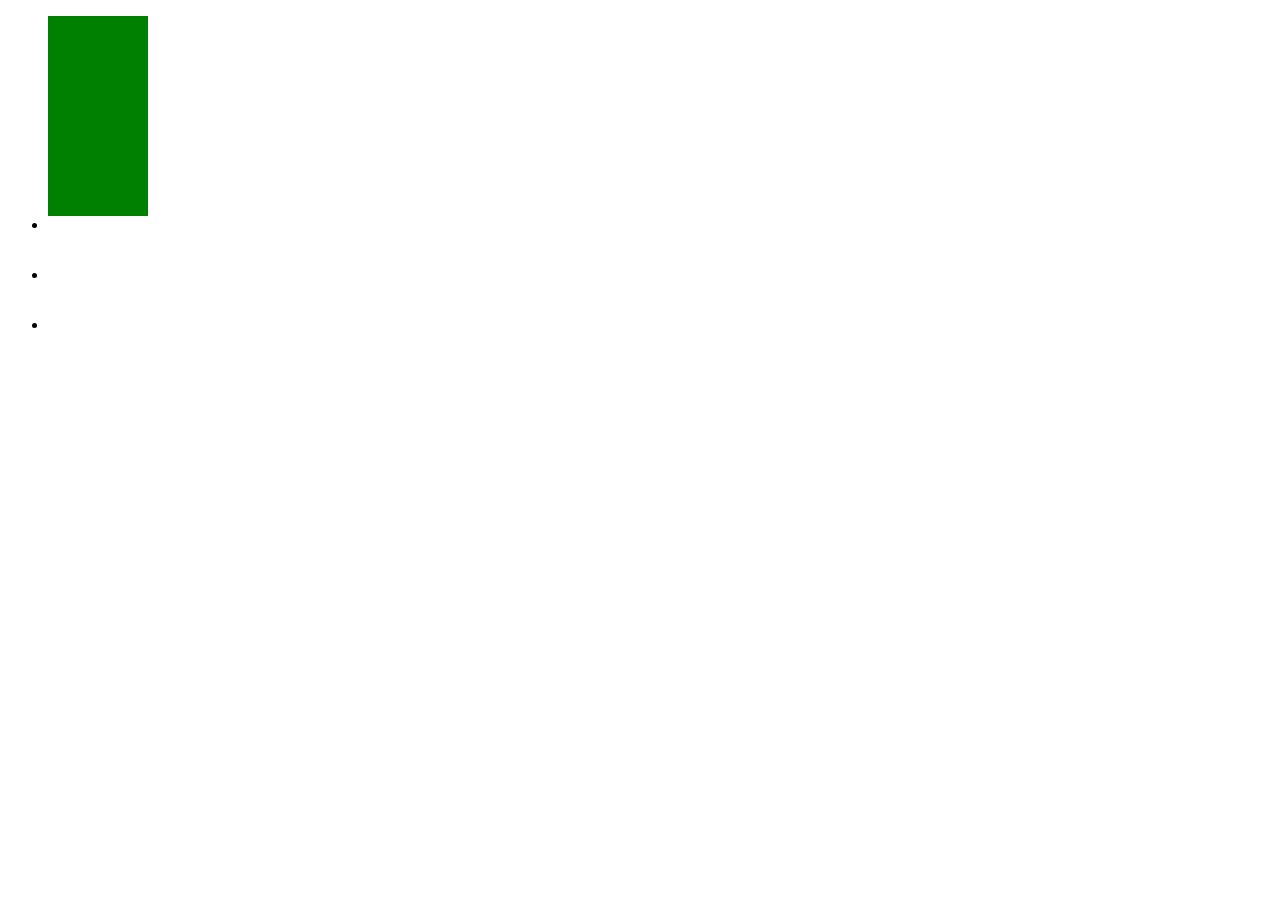
<file: 测试.html>
<!DOCTYPE html>
<html lang="en">

<head>
    <meta charset="UTF-8">
    <meta http-equiv="X-UA-Compatible" content="IE=edge">
    <meta name="viewport" content="width=, initial-scale=1.0">
    <title>Document</title>
    <style>
        ul li {
            width: 50px;
            height: 50px;
            /* background-color: red; */
        }

        li:first-child {
            background-color: pink;
        }

        ul div {
            width: 100px;
            height: 100px;
            background-color: green;
        }
    </style>
</head>

<body>
    <ul>
        <div></div>
        <div></div>
        <li></li>
        <li></li>
        <li></li>
    </ul>
</body>

</html>
</file>
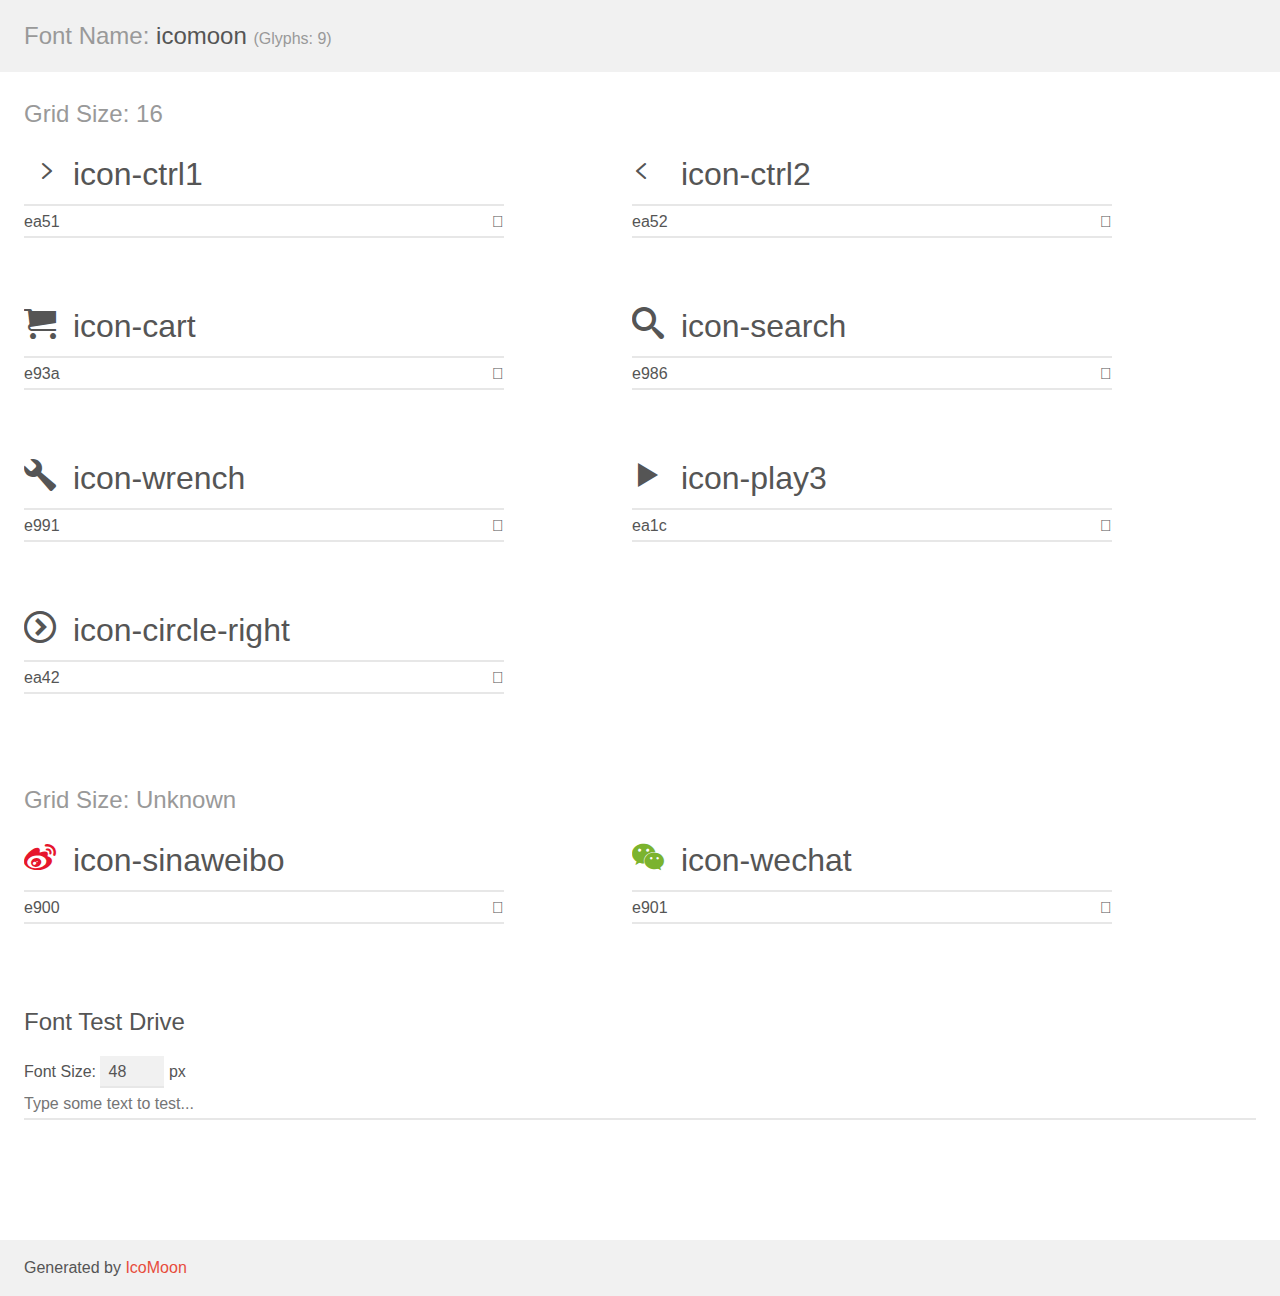
<file: icomoon/demo.html>
<!doctype html>
<html>
<head>
    <meta charset="utf-8">
    <title>IcoMoon Demo</title>
    <meta name="description" content="An Icon Font Generated By IcoMoon.io">
    <meta name="viewport" content="width=device-width, initial-scale=1">
    <link rel="stylesheet" href="demo-files/demo.css">
    <link rel="stylesheet" href="style.css"></head>
<body>
    <div class="bgc1 clearfix">
        <h1 class="mhmm mvm"><span class="fgc1">Font Name:</span> icomoon <small class="fgc1">(Glyphs:&nbsp;9)</small></h1>
    </div>
    <div class="clearfix mhl ptl">
        <h1 class="mvm mtn fgc1">Grid Size: 16</h1>
        <div class="glyph fs1">
            <div class="clearfix bshadow0 pbs">
                <span class="icon-ctrl1"></span>
                <span class="mls"> icon-ctrl1</span>
            </div>
            <fieldset class="fs0 size1of1 clearfix hidden-false">
                <input type="text" readonly value="ea51" class="unit size1of2" />
                <input type="text" maxlength="1" readonly value="&#xea51;" class="unitRight size1of2 talign-right" />
            </fieldset>
            <div class="fs0 bshadow0 clearfix hidden-true">
                <span class="unit pvs fgc1">liga: </span>
                <input type="text" readonly value="ctrl, control" class="liga unitRight" />
            </div>
        </div>
        <div class="glyph fs1">
            <div class="clearfix bshadow0 pbs">
                <span class="icon-ctrl2"></span>
                <span class="mls"> icon-ctrl2</span>
            </div>
            <fieldset class="fs0 size1of1 clearfix hidden-false">
                <input type="text" readonly value="ea52" class="unit size1of2" />
                <input type="text" maxlength="1" readonly value="&#xea52;" class="unitRight size1of2 talign-right" />
            </fieldset>
            <div class="fs0 bshadow0 clearfix hidden-true">
                <span class="unit pvs fgc1">liga: </span>
                <input type="text" readonly value="" class="liga unitRight" />
            </div>
        </div>
        <div class="glyph fs1">
            <div class="clearfix bshadow0 pbs">
                <span class="icon-cart"></span>
                <span class="mls"> icon-cart</span>
            </div>
            <fieldset class="fs0 size1of1 clearfix hidden-false">
                <input type="text" readonly value="e93a" class="unit size1of2" />
                <input type="text" maxlength="1" readonly value="&#xe93a;" class="unitRight size1of2 talign-right" />
            </fieldset>
            <div class="fs0 bshadow0 clearfix hidden-true">
                <span class="unit pvs fgc1">liga: </span>
                <input type="text" readonly value="cart, purchase" class="liga unitRight" />
            </div>
        </div>
        <div class="glyph fs1">
            <div class="clearfix bshadow0 pbs">
                <span class="icon-search"></span>
                <span class="mls"> icon-search</span>
            </div>
            <fieldset class="fs0 size1of1 clearfix hidden-false">
                <input type="text" readonly value="e986" class="unit size1of2" />
                <input type="text" maxlength="1" readonly value="&#xe986;" class="unitRight size1of2 talign-right" />
            </fieldset>
            <div class="fs0 bshadow0 clearfix hidden-true">
                <span class="unit pvs fgc1">liga: </span>
                <input type="text" readonly value="search, magnifier" class="liga unitRight" />
            </div>
        </div>
        <div class="glyph fs1">
            <div class="clearfix bshadow0 pbs">
                <span class="icon-wrench"></span>
                <span class="mls"> icon-wrench</span>
            </div>
            <fieldset class="fs0 size1of1 clearfix hidden-false">
                <input type="text" readonly value="e991" class="unit size1of2" />
                <input type="text" maxlength="1" readonly value="&#xe991;" class="unitRight size1of2 talign-right" />
            </fieldset>
            <div class="fs0 bshadow0 clearfix hidden-true">
                <span class="unit pvs fgc1">liga: </span>
                <input type="text" readonly value="wrench, tool" class="liga unitRight" />
            </div>
        </div>
        <div class="glyph fs1">
            <div class="clearfix bshadow0 pbs">
                <span class="icon-play3"></span>
                <span class="mls"> icon-play3</span>
            </div>
            <fieldset class="fs0 size1of1 clearfix hidden-false">
                <input type="text" readonly value="ea1c" class="unit size1of2" />
                <input type="text" maxlength="1" readonly value="&#xea1c;" class="unitRight size1of2 talign-right" />
            </fieldset>
            <div class="fs0 bshadow0 clearfix hidden-true">
                <span class="unit pvs fgc1">liga: </span>
                <input type="text" readonly value="play3, player8" class="liga unitRight" />
            </div>
        </div>
        <div class="glyph fs1">
            <div class="clearfix bshadow0 pbs">
                <span class="icon-circle-right"></span>
                <span class="mls"> icon-circle-right</span>
            </div>
            <fieldset class="fs0 size1of1 clearfix hidden-false">
                <input type="text" readonly value="ea42" class="unit size1of2" />
                <input type="text" maxlength="1" readonly value="&#xea42;" class="unitRight size1of2 talign-right" />
            </fieldset>
            <div class="fs0 bshadow0 clearfix hidden-true">
                <span class="unit pvs fgc1">liga: </span>
                <input type="text" readonly value="circle-right, right5" class="liga unitRight" />
            </div>
        </div>
    </div>
    <div class="clearfix mhl ptl">
        <h1 class="mvm mtn fgc1">Grid Size: Unknown</h1>
        <div class="glyph fs2">
            <div class="clearfix bshadow0 pbs">
                <span class="icon-sinaweibo"></span>
                <span class="mls"> icon-sinaweibo</span>
            </div>
            <fieldset class="fs0 size1of1 clearfix hidden-false">
                <input type="text" readonly value="e900" class="unit size1of2" />
                <input type="text" maxlength="1" readonly value="&#xe900;" class="unitRight size1of2 talign-right" />
            </fieldset>
            <div class="fs0 bshadow0 clearfix hidden-true">
                <span class="unit pvs fgc1">liga: </span>
                <input type="text" readonly value="" class="liga unitRight" />
            </div>
        </div>
        <div class="glyph fs2">
            <div class="clearfix bshadow0 pbs">
                <span class="icon-wechat"></span>
                <span class="mls"> icon-wechat</span>
            </div>
            <fieldset class="fs0 size1of1 clearfix hidden-false">
                <input type="text" readonly value="e901" class="unit size1of2" />
                <input type="text" maxlength="1" readonly value="&#xe901;" class="unitRight size1of2 talign-right" />
            </fieldset>
            <div class="fs0 bshadow0 clearfix hidden-true">
                <span class="unit pvs fgc1">liga: </span>
                <input type="text" readonly value="" class="liga unitRight" />
            </div>
        </div>
    </div>

    <!--[if gt IE 8]><!-->
    <div class="mhl clearfix mbl">
        <h1>Font Test Drive</h1>
        <label>
            Font Size: <input id="fontSize" type="number" class="textbox0 mbm"
            min="8" value="48" />
            px
        </label>
        <input id="testText" type="text" class="phl size1of1 mvl"
        placeholder="Type some text to test..." value=""/>
        <div id="testDrive" class="icon-" style="font-family: icomoon">&nbsp;
        </div>
    </div>
    <!--<![endif]-->
    <div class="bgc1 clearfix">
        <p class="mhl">Generated by <a href="https://icomoon.io/app">IcoMoon</a></p>
    </div>

    <script src="demo-files/demo.js"></script>
</body>
</html>
</file>
<file: css/index.css>
/* 初始化 */
* {
    margin: 0;
    padding: 0;
    /*好处:修改boreder和padding数值盒子的大小不变*/
    box-sizing: border-box;
}

/* 去掉li 的小圆点 */
li {
    list-style: none;
}

a {
    text-decoration: none;
}

em {
    font-style: normal;
}

h2 {
    font-weight: normal;
}

/* ------------------------------------------------------- */
/* 字体声明 */
@font-face {
    font-family: '../icomoon';
    src: url('../fonts/icomoon.eot?gf3yqj');
    src: url('../fonts/icomoon.eot?gf3yqj#iefix') format('embedded-opentype'),
        url('../fonts/icomoon.ttf?gf3yqj') format('truetype'),
        url('../fonts/icomoon.woff?gf3yqj') format('woff'),
        url('../fonts/icomoon.svg?gf3yqj#icomoon') format('svg');
    font-weight: normal;
    font-style: normal;
    font-display: block;
}

/* ------------------------------------------------------- */
/* 静态布局 */
.w {
    /* min-width: 1226px; */
    width: 1226px;
    margin: 0 auto;
    position: relative;
}

/* 黑色快捷导航栏------------------------------------------------------- */
.site-topbar {
    /* 高 */
    height: 40px;
    /* width: 100%; */
    /* 背景颜色 */
    background-color: #333333;
}

.site-topbar .container {
    /* 宽度 */
    width: 1226px;
    /* 高度：高度不会继承父元素 */
    height: 40px;
    /* 居中对齐 */
    margin-right: auto;
    margin-left: auto;
    /* 字体大小 */
    font: 12px sans-serif;
    /* background-color: pink; */
    /* 字体颜色 */
    color: #B0B0B0;
}

.site-topbar .container .L {
    /* 在一行显示 */
    float: left;
    /* background-color: green; */
}

.site-topbar .container .R {
    /* 在一行显示 */
    float: right;
    /* background-color: green; */
}

.site-topbar .container a {
    /* 字体颜色 */
    color: #b0b0b0;
    /* 行高 */
    line-height: 40px;
}

.site-topbar .container a:hover {
    color: white;
}

.site-topbar .container .sx-l {
    /* 颜色 */
    color: #424242;
    /* 边距 */
    margin: 0px 3.6px;
}

.site-topbar .container .R a {
    /* 行内块元素 */
    display: inline-block;
    /* 高 */
    height: 40px;
    /* 内边距 */
    padding: 0 5px;
    /* 文字居中 */
    text-align: center;
}

.site-topbar .container .R .mas {
    padding: 0 10px;
}

.site-topbar .container .sx-r {
    /* 颜色 */
    color: #424242;
    /* 边距:0 */
}

.site-topbar .container .minicar {
    /* 左浮动 */
    float: right;
    /* 宽度 */
    width: 120px;
    /* 高度 */
    height: 40px;
    /* 背景颜色 */
    background-color: #424242;
    /* 文字居中 */
    text-align: center;
}

.site-topbar .container .minicar em {
    font-family: "../icomoon";
    /* 字体大小 */
    font-size: 20px;
    /* 行高 */
    line-height: 20px;
    margin-right: 5px;

}

.site-topbar .container .minicar:hover {
    background-color: #fff;
}

.site-topbar .container .minicar:hover .shop {
    color: #ff6700;
}

/* 头部------------------------------------------------------- */
.header {
    /* 高度 */
    height: 100px;
    /* background-color: pink; */
    position: relative;
}

.logo {
    width: 56px;
    height: 56px;
    /* background-color: green; */
    position: absolute;
    top: 22px;
}

.logo a {
    /* 转换为块级元素设置宽高 */
    display: block;
    width: 56px;
    height: 56px;
    /* 此时在css文件夹，所以需要返回上一级，即../ */
    background: url(../images/logo-mi2.png) no-repeat;
    background-size: 56px;
    /* 隐藏文字 */
    font-size: 0;
}

.little_nav {
    position: absolute;
    /* width: 602px; */
    left: 234px;
    top: 12px;
    /* background-color: green; */
}

.little_nav li {
    float: left;
    height: 88px;
    padding: 26px 10px 38px 10px;
}

.little_nav li a {
    color: #333;
}

.little_nav li a:hover {
    color: #ff6700;
}

.little_nav div {
    display: none;
}

/* 小导航栏下拉菜单------------------------------------------------------- */
.bigbox {
    /*宽
    高
    背景颜色
    上边框 js实现
    隐藏
    变化 */
    width: 100%;
    height: 0px;
    background-color: #fff;
    display: none;
    transition: height 0.3s;
    /* 定位
    边框阴影 */
    position: absolute;
    left: 0px;
    top: 100px;
    box-shadow: 0 3px 4px rgba(0, 0, 0, 0.18);
    overflow: hidden;
    z-index: 2000;
}

.caidan li {
    /* 浮动
    纵向巨中 */
    float: left;
    margin-top: 33px;
    /* 让li中图片居中显示 */
    text-align: center;
}

.caidan .img {
    /* 宽
    高
    左边框
    居中对齐 */
    width: 200px;
    height: 150px;
    border-right: 1px solid #e0e0e0;
}

.caidan .img img {
    width: 164px;
}

.caidan .name {
    /* 字体大小
    居中对齐
    字体颜色
     */
    font-size: 12px;
    color: #333;
    text-align: center;
}

.caidan .pay {
    /* 字体大小
    居中对齐
    字体颜色 */
    font-size: 12px;
    color: #ff6700;
    text-align: center;
}

/* 搜索框模块---------------------------------------------*/
.search {
    position: relative;
    width: 296px;
    height: 50px;
    /* background-color: red; */
    float: right;
    margin-top: 25px;
}

.search input {
    /* 字体颜色、大小
    行高
    边框
    宽度\高度
    边距
    位置
    去除点击输入的边框 */
    color: #757575;
    font-size: 14px;
    line-height: 48px;
    border: 1px solid #e0e0e0;
    width: 245px;
    height: 50px;
    padding: 0 10px;
    position: absolute;
    right: 51px;
    outline: none;
}

/* 清除默认叉号 */
input::-webkit-search-cancel-button {
    display: none;
}

.search input:hover {
    /* input和button的边框先清除然后再加上统一边框 */
}

.search button {
    /* 宽、高
    边距
    边框
    位置
    字体颜色、大小
    行高
    背景颜色 */
    width: 52px;
    height: 50px;
    ;
    border: 1px solid #e0e0e0;
    padding: 1px 6px;
    position: absolute;
    right: 0;
    font-family: "../icomoon";
    color: #616161;
    font-size: 24px;
    background-color: #fff;
}

.search button:hover {
    border: none;
    background-color: #ff6700;
    color: #fff;
}

/* 推荐热点词下拉框 */
.tuijian {
    /* 宽、高
    背景色
    边框
    位置
    隐藏 */
    width: 245px;
    background-color: #fff;
    border: 0 1px 1px 1px solid #ff6700;
    position: absolute;
    top: 50px;
    left: 0px;
    display: none;
}

/* .tuijian li {
    z-index: 2000;
} */
.tuijian li a {
    /* 字体大小
    字体颜色
    字体距离边框左边边框距离、行距 */
    font-size: 12px;
    color: #424242;
    display: inline-block;
    padding: 7px 15px;
}

/* 经过li行背景色变色 */
.tuijian li:hover {
    background-color: #f6f6f6;
}

/* input输入框获得焦点
边框变色
搜索推荐框显示 */
.search input:focus {
    border: 1px solid #ff6700;
}

.search input:focus~button {
    border: 1px solid #ff6700;
}

.search input:focus~.tuijian {
    border-collapse: collapse;
    border: 1px solid #ff6700;
    border-top: none;
    display: block;
}

/* 大图片部分------------------------------------------------------- */
.bgc {
    /* 高 */
    height: 460px;
}

/* .bgc .img img {
    图片大小
    width: 100%;
    height: 100%;
    position: relative;
} */
.bigtu .left_nav {
    /* 宽
    高 可以撑开
    背景色
    定位
    上下外边距 */
    width: 234px;
    background: rgba(105, 101, 101, .6);
    position: absolute;
    top: 0;
    left: 0;
    /* float: left; */
    padding: 20px 0;
}

.bigtu .left_nav li:hover {
    /* 鼠标经过背景颜色变色
    详细盒子出现 */
    background-color: #ff6700;
}

.bigtu .left_nav a {
    /* 字体颜色
    字体大小
    左边距 */
    color: #fff;
    font-style: 14px;
    padding-left: 30px;
    /* 高度 */
    height: 42px;
    /* 文字垂直居中 */
    line-height: 42px;

}

.bigtu .left_nav span {
    /* 字体颜色
    字体大小
    浮动
    距右边间距 */
    font-family: "../icomoon";
    color: #e0e0e0;
    font-size: 22px;
    float: right;
    padding-right: 20px;
    /* 文字居中显示 */
    height: 42px;
    line-height: 42px;
}

/* 详情页盒子------------ */
.xiangqing {
    /* 宽:不用固定死 用内容撑开、高
    背景色
    边框
    边框阴影
    位置 */
    /* width: 993px; */
    height: 100%;
    border: 1px solid #e0e0e0;
    border-left: none;
    box-shadow: 5px 5px 5px #eee;
    position: absolute;
    top: 0;
    left: 234px;
    z-index: 11;
    /* float: left; */
    background-color: #fff;
    display: none;
}

.xiangqing ul {
    /* 定位
    每个ul间隔 */
    float: left;
    width: 247px;
    height: 458px;
    padding: 2px 0;
}

.xiangqing ul li {
    height: 76px;
}

.xiangqing a {
    /* 块级元素
    宽高
    内外间距撑开 */
    display: block;
    padding: 18px 20px;
    margin: 0;
    /* width: 225px; */
    /* 图片 文字居中 */
    height: 40px;
    line-height: 40px;
    /* 文字颜色 */
    color: #333;


}

.xiangqing a img {
    /* 图片大小 */
    width: 40px;
    height: 40px;
    /* 图片文字一行显示 */
    vertical-align: middle;
    margin-right: 6px;
}

.xiangqing a span {
    /* 
    文字大小 
    宽度
     */
    font-size: 14px;
    /* width: 172px; */
}

/* 轮播图------------------------------------------ */
/* .lunbo {
    width: 100%;
    height: 100%;
} */
.lunbo {
    /* 一定要加position：relative，不然overflow：hidden不起作用 */
    position: relative;
    width: 1226px;
    height: 460px;
    overflow: hidden;
}

.lunbo ul {
    width: 600%;
    /* 动画函数所需 */
    position: absolute;
    top: 0;
    left: 0;
}

.lunbo ul li {
    float: left;
}

.lunbo ul li a img {
    width: 1226px;
    height: 460px;
}

/* 按钮 */
.lunbo .button {
    /* 大小
    位置
    背景颜色 */
    width: 41px;
    height: 69px;
    position: absolute;
    top: 50%;
    margin-top: -35px;
    z-index: 10;
    background-color: rgba(0, 0, 0, 0);
    /* 字体颜色 */
    font-family: "../icomoon";
    color: #e0e0e0;
    /* padding-left: -50%; */
    /* vertical-align: middle; */
}

.lunbo .btn_l {
    /* 位置 */
    left: 234px;
    /* 鼠标移动到小圆圈上变成手指鼠标 */
    cursor: pointer;
}

.lunbo .btn_r {
    right: 0;
    /* 鼠标移动到小圆圈上变成手指鼠标 */
    cursor: pointer;
}

.lunbo em {
    /* 字体大小、字体居中 */
    font-size: 45px;
    line-height: 69px;
    text-align: center;
}

.lunbo .btn_l em {
    margin-left: 12.5%;
}

.lunbo .btn_r em {
    margin-left: -25%;
}

.button:hover {
    color: #fff;
    background-color: rgba(0, 0, 0, .5);
}

/* 小圆点 */
.circle {
    /*位置 */
    /* width: 400px;
    height: 21px; */
    position: absolute;
    /* right: 30px; */
    bottom: 20px;
    right: 60px;
    /* bottom: 10px; */
    /* text-align: right; */
}

.circle li {
    /* float: left;
    margin: 0 4px; */
    /* width: 6px;
    height: 6px; */
    /* width: 16px;
    height: 16px;
    border-radius: 50%;
    border: 2px solid #939393;
    overflow: hidden;
    background-color: #5c8382;
    background: rgba(0, 0, 0, .4); */
    float: left;
    width: 10px;
    height: 10px;
    margin: 0 4px;
    background-color: #5c8382;
    border: 2px solid #939393;
    /* overflow: hidden; */
    border-radius: 10px;
    /* 鼠标移动到小圆圈上变成手指鼠标 */
    cursor: pointer;
}

.circle .current {
    background-color: #fff;
}

/* 轮播图样式结束---------------------------------------- */
.bigtuxia {
    /* 高
    边距 */
    /* background-color: green; */
    height: 170px;
    margin: 14px auto 0;
}

/* ------------------------------- */
.six {
    /* 宽、高
    背景颜色
    位置 */
    background-color: #5f5750;
    width: 234px;
    height: 170px;
    position: absolute;
    left: 0;
}

.six li {
    /* 宽高
    浮动
    边距 */
    width: 70px;
    height: 82px;
    float: left;
    padding: 0 3px;
}

.six li a {
    /* 字体大小
    字体颜色
    文字图片居中
    边距 */
    font-size: 12px;
    color: #fff;
    opacity: .7;
    transition: opacity .2s;
    text-align: center;
    display: block;
    padding-top: 18px;
}

.six li a:hover {
    opacity: 1;
}

.six li a img {
    /* 大小
    间隔距离 */
    width: 24px;
    height: 24px;
    display: block;
    margin: 0 auto 4px;
}

/* sixbox over-------------------------- */
.threeimg {
    /* 大小靠撑开
    左边距
    位置 */
    position: absolute;
    right: 0;
}

.threeimg ul li {
    /* 浮动
    左边距 */
    float: right;
    margin-left: 15px;
    /* background-color: red; */
}

.threeimg ul li a {}

.threeimg ul li a img {
    /* 大小 */
    width: 316px;
    height: 170px;
}

/* 主页部分---------------------------------------------------------------------------- */
.mainpage {
    background-color: #f5f5f5;
}

/* -------------------------------------- */
.banner {
    /* 边距 */
    margin: 22px 0;
}

.banner a img {
    /* 大小 */
    height: 120px;
}

/* ------------------------------------------ */
.title {
    /* 宽（w给定了）、高 */
    height: 58px;
    background-color: #f5f5f5;
    /* 字体大小、颜色、文字居中 */
    font-size: 22px;
    font-weight: 200;
    color: #000;
    line-height: 58px;
    position: relative;
}

.title .more {
    height: 58px;
    float: right;
}

.title .more a {
    /* 文字颜色、文字大小、字体居中、浮动 */
    color: #424242;
    font-size: 16px;
    line-height: 58px;
}

.title .more a:hover {
    color: #ff6700;
}

.title .more a:hover .more-em {
    color: #fff;
    background-color: #ff6700;
}

.title .more a em {
    /* display: inline-block;
    width: 12px;
    height: 12px; */
    border-radius: 50%;
    background-color: #b0b0b0;
    padding: 4px;
    margin: 0 0 0 8px;
    font-family: '../icomoon';
    font-size: 12px;
    color: #fff;
}

.title .wenzi {
    /* 位置 */
    position: absolute;
    right: 0;
    top: 0;
    height: 100%;
}

.title .wenzi li {
    /* 浮动
    左边距 */
    display: inline-block;
    margin-left: 30px;
    padding-top: 16px;
    line-height: 26px;
    /* 文字大小、颜色 */
    font-size: 16px;
    color: #424242;
    /* 下边框 */
    border-bottom: 2px solid rgba(0, 0, 0, 0);
    /* background-color: red; */
    transition: border .3s;
}

.title .wenzi .w-current {
    color: #ff6700;
    border-bottom: 2px solid #ff6700;
}

/* ------------------ */
.shopping .hbody {
    position: relative;
    height: 628px;
}

.hbody .l1 li {
    width: 234px;
    height: 614px;
    position: absolute;
    left: 0;
    background-color: #fff;
    transition: all .2s linear;
}

.hbody .l1 li img {
    /* 图片大小 */
    height: 614px;
}

.hbody .l2 li {
    width: 234px;
    height: 300px;
    /* background-color: green; */
    margin-bottom: 14px;
    /* position: relative; */
    position: absolute;
    left: 0;
}

.hbody .l2 li:first-child {
    top: 0;
}

.hbody .l2 li:last-child {
    top: 314px;
    margin-bottom: 0;
}

.hbody .l2 li img {
    width: 100%;
    height: 100%;
}

.hbody .l li:hover {
    transform: translateY(-2px);
    box-shadow: 0 0 25px rgba(0, 0, 0, 0.2);
}

/* ------------------------------------------------------------------- */
.hbody .r {
    position: absolute;
    right: 0;
    width: 992px;
    display: none;
}

.shopping .hbody .r:nth-child(2) {
    display: block;
}

.hbody .r ul li {
    /* 宽、高
    背景色
    左边距\下边距 */
    width: 234px;
    height: 300px;
    background-color: #fff;
    margin-left: 14px;
    margin-bottom: 14px;
    /* 上下内边距 */
    padding: 20px 0;
    float: left;
    transition: all .2s linear;
}

.hbody .r ul li:hover {
    transform: translateY(-2px);
    box-shadow: 0 0 25px rgba(0, 0, 0, 0.2);
}

.hbody .r ul li a {
    display: block;
    text-align: center;
}

.hbody .r ul li a img {
    /* 大小、位置(通过给父元素添加text-align属性并且父级需要是块级元素) */
    width: 160px;
    height: 160px;
    margin-bottom: 18px;
}

.hbody .r ul li a h3 {
    /* 字体颜色，字体大小，文字位置 */
    color: #333;
    font-size: 14px;
    font-weight: 400;
}

.hbody .r ul li a .p1 {
    /* 字体颜色，字体大小，文字位置 */
    color: #B0B0B0;
    font-size: 12px;
    margin: 0 10px 10px;
}

.hbody .r ul li a .p2 {
    /* 字体颜色，字体大小，文字位置 */
    color: #ff6700;
    font-size: 14px;
    margin: 0 10px 14px;
}

.hbody .r ul li a .p2 span {
    /* 位置、字体大小、字体颜色、删除线 */
    font-size: 14px;
    color: #b0b0b0;
    text-decoration: line-through;
    margin-left: 7px;
}

/* 盒子完成------------------------------------ */
.hbody .r ul div:last-child ul li {
    width: 234px;
    height: 143px;
    padding: 50px 0 0 0;
    /* height: 93px;
    padding: 50px 0 0 0; */
    margin-left: 14px;
    background-color: #fff;
    position: relative;
}

.hbody .r ul div:last-child ul li a h3 {
    color: #333;
    font-size: 14px;
    font-weight: 400;
    margin: -10px 110px 5px 30px;
    text-align: left;
}

.hbody .r ul div:last-child ul li a p {
    color: #ff6700;
    font-size: 12px;
    margin: 0 110px 0 30px;
    text-align: left;
}

.hbody .r ul div:last-child ul li a div {
    width: 80px;
    height: 80px;
    position: absolute;
    right: 20px;
    top: 32px;
}

.hbody .r ul div:last-child ul li a div img {
    width: 100%;
    height: 100%;
}

.hbody .r ul div:last-child .last-more a h3 {
    font-size: 18px;
    color: #333;
    font-weight: 0;
    margin: 0 110px 0 30px;
}

.hbody .r ul div:last-child .last-more a p {
    font-size: 12px;
    color: #757575;
    margin: 9px 110px 0 30px;
}

.hbody .r ul div:last-child .last-more a .imgg {
    /* 位置
    大小 */
    position: absolute;
    right: 35px;
    top: 48px;
    width: 48px;
    height: 48px;
}

.hbody .r ul div:last-child .last-more a .imgg i {
    font-family: '../icomoon';
    font-style: normal;
    color: #ff6700;
    font-size: 48px;
    line-height: 48px;
}

/* 视频模块---------------------------------------------------------------------- */
.shipin {
    height: 357px;
}

.shipin .spbody li {
    /* 宽高
    浮动
    背景色
    间距 */
    width: 296px;
    height: 285px;
    float: left;
    background-color: #fff;
    margin-bottom: 14px;
    margin-left: 14px;
    transition: all .2s;
}

.shipin .spbody ul li:first-child {
    margin-left: 0;
}

.shipin .spbody li:hover {
    transform: translateY(-2px);
    box-shadow: 0 0 25px rgba(0, 0, 0, 0.2);
}

.shipin .spbody li a .spimg {
    width: 296px;
    height: 180px;
    margin-bottom: 28px;
    position: relative;
}

.spimg img {
    width: 100%;
    height: 100%;
}

.spimg span {
    display: block;
    width: 38px;
    height: 28px;
    border: 1px solid #fff;
    background-color: rgba(0, 0, 0, .6);
    border-radius: 18px;
    font-family: '../icomoon';
    color: #fff;
    font-size: 16px;
    line-height: 23px;
    text-align: center;
    /* 位置 */
    position: absolute;
    left: 20px;
    bottom: 9px;
    transition: all .2s;
}

.spimg span:hover {
    background-color: #ff6700;
    border: 1px solid #ff6700;
}

.spbody h3 {
    font-size: 14px;
    font-weight: 400;
    color: #333;
    margin: 0 14px 6px;
    text-align: center;
}

/* 底部 服务模块------------------------------------------------------- */
.footer {
    height: 332.5px;
}

.footer .service {
    height: 80px;
    padding: 27px 0;
    border-bottom: 1px solid #e0e0e0;
}

/* .footer .service ul {
    height: 25px;
} */

.footer .service ul li {
    float: left;
    height: 25px;
    width: 19.8%;
    text-align: center;
    border-right: 1px solid #e0e0e0;
    /* vertical-align: middle;
    line-height: 25px; */
}

.footer .service ul li:last-child {
    border-right: none;
}

.footer .service ul li a {
    color: #616161;
    transition: color .2s;
}

.footer .service ul li a em {
    font-family: '../icomoon';
    font-size: 24px;
    line-height: 24px;
    margin-right: 6px;
    vertical-align: -4px;
}

.footer .service ul li a:hover {
    color: #ff6700;
}

.footer .link {
    padding: 40px 0;
}

.link dl {
    float: left;
    width: 160px;
}

.link dl dt {
    margin-bottom: 26px;
}

.link dl dt a {
    font-size: 14px;
    color: #424242;
}

.link dl dd {
    margin-bottom: 10px;
}

.link dl dd a {
    font-size: 12px;
    color: #757575;
}

.link dl a:hover {
    color: #ff6700;
}

.link .contact {
    float: right;
    width: 250px;
    height: 111px;
    border-left: 1px solid #e0e0e0;
    text-align: center;
}

.link .contact .phone {
    color: #ff6700;
    font-size: 22px;
    margin-bottom: 5px;
}

.link .contact p:nth-child(2) {
    margin-bottom: 5px;
    font-size: 12px;
    color: #616161;
}

.link .contact .rengong {
    /* display: block; */
    display: inline-block;
    width: 118px;
    height: 28px;
    text-align: center;
    font-size: 12px;
    line-height: 28px;
    color: #ff6700;
    border: 1px solid #ff6700;
    background-color: #fff;
    transition: all .2s;
}

.link .contact .rengong:hover {
    background-color: #ff6700;
    color: #fff;
}

.link .contact .follow {
    margin-top: 10px;
    font-size: 12px;
    color: #616161;
}

.link .contact .follow a {
    font-family: '../icomoon';
    color: #333;
    font-size: 24px;
    line-height: 24px;
    margin-left: 6px;
    vertical-align: middle;
}

/* 最底部模块--------------------------------------------------- */
.info {
    width: 100%;
    height: 265.6px;
    padding: 30px 0;
    background-color: #f5f5f5;
    position: relative;
}

.info .info-logo {
    position: absolute;
    left: 0;
    top: 0;
    width: 56px;
    height: 56px;
    margin-right: 20px;
}

.info-logo img {
    width: 100%;
    height: 100%;
}

.info-text {
    /* position: absolute;
    left: 76px;
    top: 0; */
    padding-left: 77px;
}

.info-text p {
    line-height: 18px;
    font-size: 12px;
    color: #b0b0b0;
}

.info-text .sites a {
    color: #757575;
    font-size: 12px;
    line-height: 18px;
}

.info-text .sites span {
    color: #b0b0b0;
    font-size: 12px;
    line-height: 18px;
}

.info-text p:nth-child(3) a {
    color: #b0b0b0;
}

.info-links {
    height: 28px;
    margin: 4px 0 15px;
    padding-left: 77px;
}

.info-links img {
    width: auto;
    height: 28px;
}

.info .textimg {
    width: 100%;
    height: 19px;
    /* margin-top: 30px; */
    padding-top: 30px;
    text-align: center;
}

/* --------------------------------------- */
.cbl {
    /* position: absolute; */
    /* top: 190px; */
    position: fixed;
    bottom: 70px;
    right: 0;
}

.cbl ul li {
    width: 82px;
    height: 90px;
    background-color: #fff;
    border: 1px solid #f5f5f5;
    border-bottom: none;
    text-align: center;
}

.cbl ul li:last-child {
    border-bottom: 1px solid #f5f5f5;
}

.cbl ul li a {
    position: relative;
    display: block;
    width: 100%;
    height: 100%;
    /* flex-direction: column;
    align-items: center; */
}

.static {
    display: block;
    width: 30px;
    height: 48px;
    padding-top: 18px;
    margin: 0 auto 8px;
}

.img-hover {
    display: none;
    width: 30px;
    height: 48px;
    padding-top: 18px;
    margin: 0 auto 8px;
}

.cbl-text {
    color: #757575;
    display: block;
    height: 16px;
    line-height: 16px;
    font-size: 14px;
}

.cbl .ewm {
    display: none;
    position: absolute;
    left: -145px;
    top: 0;
    width: 128px;
    height: 195px;
    padding: 14px;
    border: 1px solid #f5f5f5;
    text-align: center;
    background-color: #fff;
}

.ewm img {
    width: 100px;
    height: 100px;
}

.ewm span {
    display: block;
    width: 82px;
    margin: 14px auto 0;
    color: #757575;
    font-size: 14px;
}

.cbl ul li:first-child:hover .ewm {
    display: block;
}

.huidingbu {
    /* position: absolute; */
    position: fixed;
    bottom: 70px;
    right: 0;
    width: 82px;
    height: 90px;
    background-color: #fff;
    border: 1px solid #f5f5f5;
    text-align: center;
    display: none;
}
</file>
<file: css/copyindex.css>
/* 初始化 */
* {
    margin: 0;
    padding: 0;
    /*好处:修改boreder和padding数值盒子的大小不变*/
    box-sizing: border-box;
}

/* 去掉li 的小圆点 */
li {
    list-style: none;
}

a {
    text-decoration: none;
}

em {
    font-style: normal;
}

h2 {
    font-weight: normal;
}

/* ------------------------------------------------------- */
/* 字体声明 */
@font-face {
    font-family: '../icomoon';
    src: url('../fonts/icomoon.eot?gf3yqj');
    src: url('../fonts/icomoon.eot?gf3yqj#iefix') format('embedded-opentype'),
        url('../fonts/icomoon.ttf?gf3yqj') format('truetype'),
        url('../fonts/icomoon.woff?gf3yqj') format('woff'),
        url('../fonts/icomoon.svg?gf3yqj#icomoon') format('svg');
    font-weight: normal;
    font-style: normal;
    font-display: block;
}

/* ------------------------------------------------------- */
/* 静态布局 */
.w {
    /* min-width: 1226px; */
    width: 1226px;
    margin: 0 auto;
    position: relative;
}

/* 黑色快捷导航栏------------------------------------------------------- */
.site-topbar {
    /* 高 */
    height: 40px;
    width: 100%;
    /* 背景颜色 */
    background-color: #333333;
}

.site-topbar .container {
    /* 宽度 */
    width: 1226px;
    /* 高度：高度不会继承父元素 */
    height: 40px;
    /* 居中对齐 */
    margin-right: auto;
    margin-left: auto;
    /* 字体大小 */
    font: 12px sans-serif;
    /* background-color: pink; */
    /* 字体颜色 */
    color: #B0B0B0;
}

.site-topbar .container .L {
    /* 在一行显示 */
    float: left;
    /* background-color: green; */
}

.site-topbar .container .R {
    /* 在一行显示 */
    float: right;
    /* background-color: green; */
}

.site-topbar .container a {
    /* 字体颜色 */
    color: #b0b0b0;
    /* 行高 */
    line-height: 40px;
}

.site-topbar .container a:hover {
    color: white;
}

.site-topbar .container .sx-l {
    /* 颜色 */
    color: #424242;
    /* 边距 */
    margin: 0px 3.6px;
}

.site-topbar .container .R a {
    /* 行内块元素 */
    display: inline-block;
    /* 高 */
    height: 40px;
    /* 内边距 */
    padding: 0 5px;
    /* 文字居中 */
    text-align: center;
}

.site-topbar .container .R .mas {
    padding: 0 10px;
}

.site-topbar .container .sx-r {
    /* 颜色 */
    color: #424242;
    /* 边距:0 */
}

.site-topbar .container .minicar {
    /* 左浮动 */
    float: right;
    /* 宽度 */
    width: 120px;
    /* 高度 */
    height: 40px;
    /* 背景颜色 */
    background-color: #424242;
    /* 文字居中 */
    text-align: center;
}

.site-topbar .container .minicar em {
    font-family: "../icomoon";
    /* 字体大小 */
    font-size: 20px;
    /* 行高 */
    line-height: 20px;
    margin-right: 5px;

}

.site-topbar .container .minicar:hover {
    background-color: #fff;
}

.site-topbar .container .minicar:hover .shop {
    color: #ff6700;
}

/* 头部------------------------------------------------------- */
.header {
    /* 高度 */
    height: 100px;
    /* background-color: pink; */
    position: relative;
}

.logo {
    width: 56px;
    height: 56px;
    /* background-color: green; */
    position: absolute;
    top: 22px;
}

.logo a {
    /* 转换为块级元素设置宽高 */
    display: block;
    width: 56px;
    height: 56px;
    /* 此时在css文件夹，所以需要返回上一级，即../ */
    background: url(../images/logo-mi2.png) no-repeat;
    background-size: 56px;
    /* 隐藏文字 */
    font-size: 0;
}

.little_nav {
    position: absolute;
    /* width: 602px; */
    left: 234px;
    top: 12px;
    /* background-color: green; */
}

.little_nav li {
    float: left;
    height: 88px;
    padding: 26px 10px 38px 10px;
}

.little_nav li a {
    color: #333;
}

.little_nav li a:hover {
    color: #ff6700;
}

.little_nav div {
    display: none;
}

/* 小导航栏下拉菜单------------------------------------------------------- */
.bigbox {
    /*宽
    高
    背景颜色
    上边框 js实现
    隐藏
    变化 */
    width: 100%;
    height: 0px;
    background-color: #fff;
    display: none;
    transition: height 0.3s;
    /* 定位
    边框阴影 */
    position: absolute;
    left: 0px;
    top: 100px;
    box-shadow: 0 3px 4px rgba(0, 0, 0, 0.18);
    overflow: hidden;
    z-index: 2000;
}

.caidan li {
    /* 浮动
    纵向巨中 */
    float: left;
    margin-top: 33px;
    /* 让li中图片居中显示 */
    text-align: center;
}

.caidan .img {
    /* 宽
    高
    左边框
    居中对齐 */
    width: 200px;
    height: 150px;
    border-right: 1px solid #e0e0e0;
}

.caidan .img img {
    width: 164px;
}

.caidan .name {
    /* 字体大小
    居中对齐
    字体颜色
     */
    font-size: 12px;
    color: #333;
    text-align: center;
}

.caidan .pay {
    /* 字体大小
    居中对齐
    字体颜色 */
    font-size: 12px;
    color: #ff6700;
    text-align: center;
}

/* 搜索框模块---------------------------------------------*/
.search {
    position: relative;
    width: 296px;
    height: 50px;
    /* background-color: red; */
    float: right;
    margin-top: 25px;
}

.search input {
    /* 字体颜色、大小
    行高
    边框
    宽度\高度
    边距
    位置
    去除点击输入的边框 */
    color: #757575;
    font-size: 14px;
    line-height: 48px;
    border: 1px solid #e0e0e0;
    width: 245px;
    height: 50px;
    padding: 0 10px;
    position: absolute;
    right: 51px;
    outline: none;
}

/* 清除默认叉号 */
input::-webkit-search-cancel-button {
    display: none;
}

.search input:hover {
    /* input和button的边框先清除然后再加上统一边框 */
}

.search button {
    /* 宽、高
    边距
    边框
    位置
    字体颜色、大小
    行高
    背景颜色 */
    width: 52px;
    height: 50px;
    ;
    border: 1px solid #e0e0e0;
    padding: 1px 6px;
    position: absolute;
    right: 0;
    font-family: "../icomoon";
    color: #616161;
    font-size: 24px;
    background-color: #fff;
}

.search button:hover {
    border: none;
    background-color: #ff6700;
    color: #fff;
}

/* 推荐热点词下拉框 */
.tuijian {
    /* 宽、高
    背景色
    边框
    位置
    隐藏 */
    width: 245px;
    background-color: #fff;
    border: 0 1px 1px 1px solid #ff6700;
    position: absolute;
    top: 50px;
    left: 0px;
    display: none;
}

/* .tuijian li {
    z-index: 2000;
} */
.tuijian li a {
    /* 字体大小
    字体颜色
    字体距离边框左边边框距离、行距 */
    font-size: 12px;
    color: #424242;
    display: inline-block;
    padding: 7px 15px;
}

/* 经过li行背景色变色 */
.tuijian li:hover {
    background-color: #f6f6f6;
}

/* input输入框获得焦点
边框变色
搜索推荐框显示 */
.search input:focus {
    border: 1px solid #ff6700;
}

.search input:focus~button {
    border: 1px solid #ff6700;
}

.search input:focus~.tuijian {
    border-collapse: collapse;
    border: 1px solid #ff6700;
    border-top: none;
    display: block;
}

/* 大图片部分------------------------------------------------------- */
.bgc {
    /* 高 */
    height: 460px;
}

/* .bgc .img img {
    图片大小
    width: 100%;
    height: 100%;
    position: relative;
} */
.bigtu .left_nav {
    /* 宽
    高 可以撑开
    背景色
    定位
    上下外边距 */
    width: 234px;
    background: rgba(105, 101, 101, .6);
    position: absolute;
    top: 0;
    left: 0;
    /* float: left; */
    padding: 20px 0;
}

.bigtu .left_nav li:hover {
    /* 鼠标经过背景颜色变色
    详细盒子出现 */
    background-color: #ff6700;
}

.bigtu .left_nav a {
    /* 字体颜色
    字体大小
    左边距 */
    color: #fff;
    font-style: 14px;
    padding-left: 30px;
    /* 高度 */
    height: 42px;
    /* 文字垂直居中 */
    line-height: 42px;

}

.bigtu .left_nav span {
    /* 字体颜色
    字体大小
    浮动
    距右边间距 */
    font-family: "../icomoon";
    color: #e0e0e0;
    font-size: 22px;
    float: right;
    padding-right: 20px;
    /* 文字居中显示 */
    height: 42px;
    line-height: 42px;
}

/* 详情页盒子------------ */
.xiangqing {
    /* 宽:不用固定死 用内容撑开、高
    背景色
    边框
    边框阴影
    位置 */
    /* width: 993px; */
    height: 100%;
    border: 1px solid #e0e0e0;
    border-left: none;
    box-shadow: 5px 5px 5px #eee;
    position: absolute;
    top: 0;
    left: 234px;
    z-index: 11;
    /* float: left; */
    background-color: #fff;
    display: none;
}

.xiangqing ul {
    /* 定位
    每个ul间隔 */
    float: left;
    width: 247px;
    height: 458px;
    padding: 2px 0;
}

.xiangqing ul li {
    height: 76px;
}

.xiangqing a {
    /* 块级元素
    宽高
    内外间距撑开 */
    display: block;
    padding: 18px 20px;
    margin: 0;
    /* width: 225px; */
    /* 图片 文字居中 */
    height: 40px;
    line-height: 40px;
    /* 文字颜色 */
    color: #333;


}

.xiangqing a img {
    /* 图片大小 */
    width: 40px;
    height: 40px;
    /* 图片文字一行显示 */
    vertical-align: middle;
    margin-right: 6px;
}

.xiangqing a span {
    /* 
    文字大小 
    宽度
     */
    font-size: 14px;
    /* width: 172px; */
}

/* 轮播图------------------------------------------ */
/* .lunbo {
    width: 100%;
    height: 100%;
} */
.lunbo {
    /* 一定要加position：relative，不然overflow：hidden不起作用 */
    position: relative;
    width: 1226px;
    height: 460px;
    overflow: hidden;
}

.lunbo ul {
    width: 600%;
    /* 动画函数所需 */
    position: absolute;
    top: 0;
    left: 0;
}

.lunbo ul li {
    float: left;
}

.lunbo ul li a img {
    width: 1226px;
    height: 460px;
}

/* 按钮 */
.lunbo .button {
    /* 大小
    位置
    背景颜色 */
    width: 41px;
    height: 69px;
    position: absolute;
    top: 50%;
    margin-top: -35px;
    z-index: 10;
    background-color: rgba(0, 0, 0, 0);
    /* 字体颜色 */
    font-family: "../icomoon";
    color: #e0e0e0;
    /* padding-left: -50%; */
    /* vertical-align: middle; */
}

.lunbo .btn_l {
    /* 位置 */
    left: 234px;
    /* 鼠标移动到小圆圈上变成手指鼠标 */
    cursor: pointer;
}

.lunbo .btn_r {
    right: 0;
    /* 鼠标移动到小圆圈上变成手指鼠标 */
    cursor: pointer;
}

.lunbo em {
    /* 字体大小、字体居中 */
    font-size: 45px;
    line-height: 69px;
    text-align: center;
}

.lunbo .btn_l em {
    margin-left: 12.5%;
}

.lunbo .btn_r em {
    margin-left: -25%;
}

.button:hover {
    color: #fff;
    background-color: rgba(0, 0, 0, .5);
}

/* 小圆点 */
.circle {
    /*位置 */
    /* width: 400px;
    height: 21px; */
    position: absolute;
    /* right: 30px; */
    bottom: 20px;
    right: 60px;
    /* bottom: 10px; */
    /* text-align: right; */
}

.circle li {
    /* float: left;
    margin: 0 4px; */
    /* width: 6px;
    height: 6px; */
    /* width: 16px;
    height: 16px;
    border-radius: 50%;
    border: 2px solid #939393;
    overflow: hidden;
    background-color: #5c8382;
    background: rgba(0, 0, 0, .4); */
    float: left;
    width: 10px;
    height: 10px;
    margin: 0 4px;
    background-color: #5c8382;
    border: 2px solid #939393;
    /* overflow: hidden; */
    border-radius: 10px;
    /* 鼠标移动到小圆圈上变成手指鼠标 */
    cursor: pointer;
}

.circle .current {
    background-color: #fff;
}

/* 轮播图样式结束---------------------------------------- */
.bigtuxia {
    /* 高
    边距 */
    /* background-color: green; */
    height: 170px;
    margin: 14px auto 0;
}

/* ------------------------------- */
.six {
    /* 宽、高
    背景颜色
    位置 */
    background-color: #5f5750;
    width: 234px;
    height: 170px;
    position: absolute;
    left: 0;
}

.six li {
    /* 宽高
    浮动
    边距 */
    width: 70px;
    height: 82px;
    float: left;
    padding: 0 3px;
}

.six li a {
    /* 字体大小
    字体颜色
    文字图片居中
    边距 */
    font-size: 12px;
    color: #fff;
    opacity: .7;
    transition: opacity .2s;
    text-align: center;
    display: block;
    padding-top: 18px;
}

.six li a:hover {
    opacity: 1;
}

.six li a img {
    /* 大小
    间隔距离 */
    width: 24px;
    height: 24px;
    display: block;
    margin: 0 auto 4px;
}

/* sixbox over-------------------------- */
.threeimg {
    /* 大小靠撑开
    左边距
    位置 */
    position: absolute;
    right: 0;
}

.threeimg ul li {
    /* 浮动
    左边距 */
    float: right;
    margin-left: 15px;
    /* background-color: red; */
}

.threeimg ul li a {}

.threeimg ul li a img {
    /* 大小 */
    width: 316px;
    height: 170px;
}

/* 主页部分---------------------------------------------------------------------------- */
.mainpage {
    background-color: #f5f5f5;
}

/* -------------------------------------- */
.banner {
    /* 边距 */
    margin: 22px 0;
}

.banner a img {
    /* 大小 */
    height: 120px;
}

/* ------------------------------------------ */
.shopping .title {
    /* 宽（w给定了）、高 */
    height: 58px;
    background-color: #f5f5f5;
    /* 字体大小、颜色、文字居中 */
    font-size: 22px;
    font-weight: 200;
    color: #000;
    line-height: 58px;
    position: relative;
}

.sj .title .more {
    height: 58px;
    float: right;
}

.title .more a {
    /* 文字颜色、文字大小、字体居中、浮动 */
    color: #424242;
    font-size: 16px;
    line-height: 58px;
}

.title .more a:hover {
    color: #ff6700;
}

.title .more a:hover .more-em {
    color: #fff;
    background-color: #ff6700;
}

.title .more a em {
    /* display: inline-block;
    width: 12px;
    height: 12px; */
    border-radius: 50%;
    background-color: #b0b0b0;
    padding: 4px;
    margin: 0 0 0 8px;
    font-family: '../icomoon';
    font-size: 12px;
    color: #fff;
}

.title .wenzi {
    /* 位置 */
    position: absolute;
    right: 0;
    top: 0;
    height: 100%;
}

.title .wenzi li {
    /* 浮动
    左边距 */
    display: inline-block;
    margin-left: 30px;
    padding-top: 16px;
    line-height: 26px;
    /* 文字大小、颜色 */
    font-size: 16px;
    color: #424242;
    /* 下边框 */
    border-bottom: 2px solid rgba(0, 0, 0, 0);
    /* background-color: red; */
    transition: border .3s;
}

.title .wenzi .w-current {
    color: #ff6700;
    border-bottom: 2px solid #ff6700;
}

/* ------------------ */
.shopping .hbody {
    position: relative;
    height: 628px;
}

.hbody .l1 li {
    width: 234px;
    height: 614px;
    position: absolute;
    left: 0;
    background-color: #fff;
    transition: all .2s linear;
}

.hbody .l1 li img {
    /* 图片大小 */
    height: 614px;
}

.hbody .l2 li {
    width: 234px;
    height: 300px;
    /* background-color: green; */
    margin-bottom: 14px;
    /* position: relative; */
    position: absolute;
    left: 0;
}

.hbody .l2 li:first-child {
    top: 0;
}

.hbody .l2 li:last-child {
    top: 314px;
    margin-bottom: 0;
}

.hbody .l2 li img {
    width: 100%;
    height: 100%;
}

.hbody .l li:hover {
    transform: translateY(-2px);
    box-shadow: 0 0 25px rgba(0, 0, 0, 0.2);
}

/* ------------------------------------------------------------------- */
.hbody .r {
    position: absolute;
    right: 0;
    width: 992px;
    display: none;
}

.shopping .hbody .r:nth-child(2) {
    display: block;
}

.hbody .r ul li {
    /* 宽、高
    背景色
    左边距\下边距 */
    width: 234px;
    height: 300px;
    background-color: #fff;
    margin-left: 14px;
    margin-bottom: 14px;
    /* 上下内边距 */
    padding: 20px 0;
    float: left;
    transition: all .2s linear;
}

.hbody .r ul li:hover {
    transform: translateY(-2px);
    box-shadow: 0 0 25px rgba(0, 0, 0, 0.2);
}

.hbody .r ul li a {
    display: block;
    text-align: center;
}

.hbody .r ul li a img {
    /* 大小、位置(通过给父元素添加text-align属性并且父级需要是块级元素) */
    width: 160px;
    height: 160px;
    margin-bottom: 18px;
}

.hbody .r ul li a h3 {
    /* 字体颜色，字体大小，文字位置 */
    color: #333;
    font-size: 14px;
    font-weight: 400;
}

.hbody .r ul li a .p1 {
    /* 字体颜色，字体大小，文字位置 */
    color: #B0B0B0;
    font-size: 12px;
    margin: 0 10px 10px;
}

.hbody .r ul li a .p2 {
    /* 字体颜色，字体大小，文字位置 */
    color: #ff6700;
    font-size: 14px;
    margin: 0 10px 14px;
}

.hbody .r ul li a .p2 span {
    /* 位置、字体大小、字体颜色、删除线 */
    font-size: 14px;
    color: #b0b0b0;
    text-decoration: line-through;
    margin-left: 7px;
}

/* 盒子完成------------------------------------ */
.hbody .r ul div:last-child ul li {
    width: 234px;
    height: 143px;
    padding: 50px 0 0 0;
    /* height: 93px;
    padding: 50px 0 0 0; */
    margin-left: 14px;
    background-color: #fff;
    position: relative;
}

.hbody .r ul div:last-child ul li a h3 {
    color: #333;
    font-size: 14px;
    font-weight: 400;
    margin: -10px 110px 5px 30px;
    text-align: left;
}

.hbody .r ul div:last-child ul li a p {
    color: #ff6700;
    font-size: 12px;
    margin: 0 110px 0 30px;
    text-align: left;
}

.hbody .r ul div:last-child ul li a div {
    width: 80px;
    height: 80px;
    position: absolute;
    right: 20px;
    top: 32px;
}

.hbody .r ul div:last-child ul li a div img {
    width: 100%;
    height: 100%;
}

.hbody .r ul div:last-child .last-more a h3 {
    font-size: 18px;
    color: #333;
    font-weight: 0;
    margin: 0 110px 0 30px;
}

.hbody .r ul div:last-child .last-more a p {
    font-size: 12px;
    color: #757575;
    margin: 9px 110px 0 30px;
}

.hbody .r ul div:last-child .last-more a .imgg {
    /* 位置
    大小 */
    position: absolute;
    right: 35px;
    top: 48px;
    width: 48px;
    height: 48px;
}

.hbody .r ul div:last-child .last-more a .imgg i {
    font-family: '../icomoon';
    font-style: normal;
    color: #ff6700;
    font-size: 48px;
    line-height: 48px;
}

/* 第二个盒子完毕------------------------------ */
/* .shopping-four .hbody .r2 .two-last ul .two-last-more a .imgg i {
    color: red;
} */
/* 家电（第四个盒子）开始------------------------------------------ */
/* .shopping-four .l {
    width: 234px;
    height: 614px;
} */
</file>
<file: icomoon/demo-files/demo.css>
body {
  padding: 0;
  margin: 0;
  font-family: sans-serif;
  font-size: 1em;
  line-height: 1.5;
  color: #555;
  background: #fff;
}
h1 {
  font-size: 1.5em;
  font-weight: normal;
}
small {
  font-size: .66666667em;
}
a {
  color: #e74c3c;
  text-decoration: none;
}
a:hover, a:focus {
  box-shadow: 0 1px #e74c3c;
}
.bshadow0, input {
  box-shadow: inset 0 -2px #e7e7e7;
}
input:hover {
  box-shadow: inset 0 -2px #ccc;
}
input, fieldset {
  font-family: sans-serif;
  font-size: 1em;
  margin: 0;
  padding: 0;
  border: 0;
}
input {
  color: inherit;
  line-height: 1.5;
  height: 1.5em;
  padding: .25em 0;
}
input:focus {
  outline: none;
  box-shadow: inset 0 -2px #449fdb;
}
.glyph {
  font-size: 16px;
  width: 15em;
  padding-bottom: 1em;
  margin-right: 4em;
  margin-bottom: 1em;
  float: left;
  overflow: hidden;
}
.liga {
  width: 80%;
  width: calc(100% - 2.5em);
}
.talign-right {
  text-align: right;
}
.talign-center {
  text-align: center;
}
.bgc1 {
  background: #f1f1f1;
}
.fgc1 {
  color: #999;
}
.fgc0 {
  color: #000;
}
p {
  margin-top: 1em;
  margin-bottom: 1em;
}
.mvm {
  margin-top: .75em;
  margin-bottom: .75em;
}
.mtn {
  margin-top: 0;
}
.mtl, .mal {
  margin-top: 1.5em;
}
.mbl, .mal {
  margin-bottom: 1.5em;
}
.mal, .mhl {
  margin-left: 1.5em;
  margin-right: 1.5em;
}
.mhmm {
  margin-left: 1em;
  margin-right: 1em;
}
.mls {
  margin-left: .25em;
}
.ptl {
  padding-top: 1.5em;
}
.pbs, .pvs {
  padding-bottom: .25em;
}
.pvs, .pts {
  padding-top: .25em;
}
.unit {
  float: left;
}
.unitRight {
  float: right;
}
.size1of2 {
  width: 50%;
}
.size1of1 {
  width: 100%;
}
.clearfix:before, .clearfix:after {
  content: " ";
  display: table;
}
.clearfix:after {
  clear: both;
}
.hidden-true {
  display: none;
}
.textbox0 {
  width: 3em;
  background: #f1f1f1;
  padding: .25em .5em;
  line-height: 1.5;
  height: 1.5em;
}
#testDrive {
  display: block;
  padding-top: 24px;
  line-height: 1.5;
}
.fs0 {
  font-size: 16px;
}
.fs1 {
  font-size: 32px;
}
.fs2 {
  font-size: 32px;
}
</file>
<file: icomoon/style.css>
@font-face {
  font-family: 'icomoon';
  src:  url('fonts/icomoon.eot?9zgksx');
  src:  url('fonts/icomoon.eot?9zgksx#iefix') format('embedded-opentype'),
    url('fonts/icomoon.ttf?9zgksx') format('truetype'),
    url('fonts/icomoon.woff?9zgksx') format('woff'),
    url('fonts/icomoon.svg?9zgksx#icomoon') format('svg');
  font-weight: normal;
  font-style: normal;
  font-display: block;
}

[class^="icon-"], [class*=" icon-"] {
  /* use !important to prevent issues with browser extensions that change fonts */
  font-family: 'icomoon' !important;
  speak: never;
  font-style: normal;
  font-weight: normal;
  font-variant: normal;
  text-transform: none;
  line-height: 1;

  /* Better Font Rendering =========== */
  -webkit-font-smoothing: antialiased;
  -moz-osx-font-smoothing: grayscale;
}

.icon-ctrl1:before {
  content: "\ea51";
}
.icon-ctrl2:before {
  content: "\ea52";
}
.icon-cart:before {
  content: "\e93a";
}
.icon-search:before {
  content: "\e986";
}
.icon-wrench:before {
  content: "\e991";
}
.icon-play3:before {
  content: "\ea1c";
}
.icon-circle-right:before {
  content: "\ea42";
}
.icon-sinaweibo:before {
  content: "\e900";
  color: #e6162d;
}
.icon-wechat:before {
  content: "\e901";
  color: #7bb32e;
}
</file>
